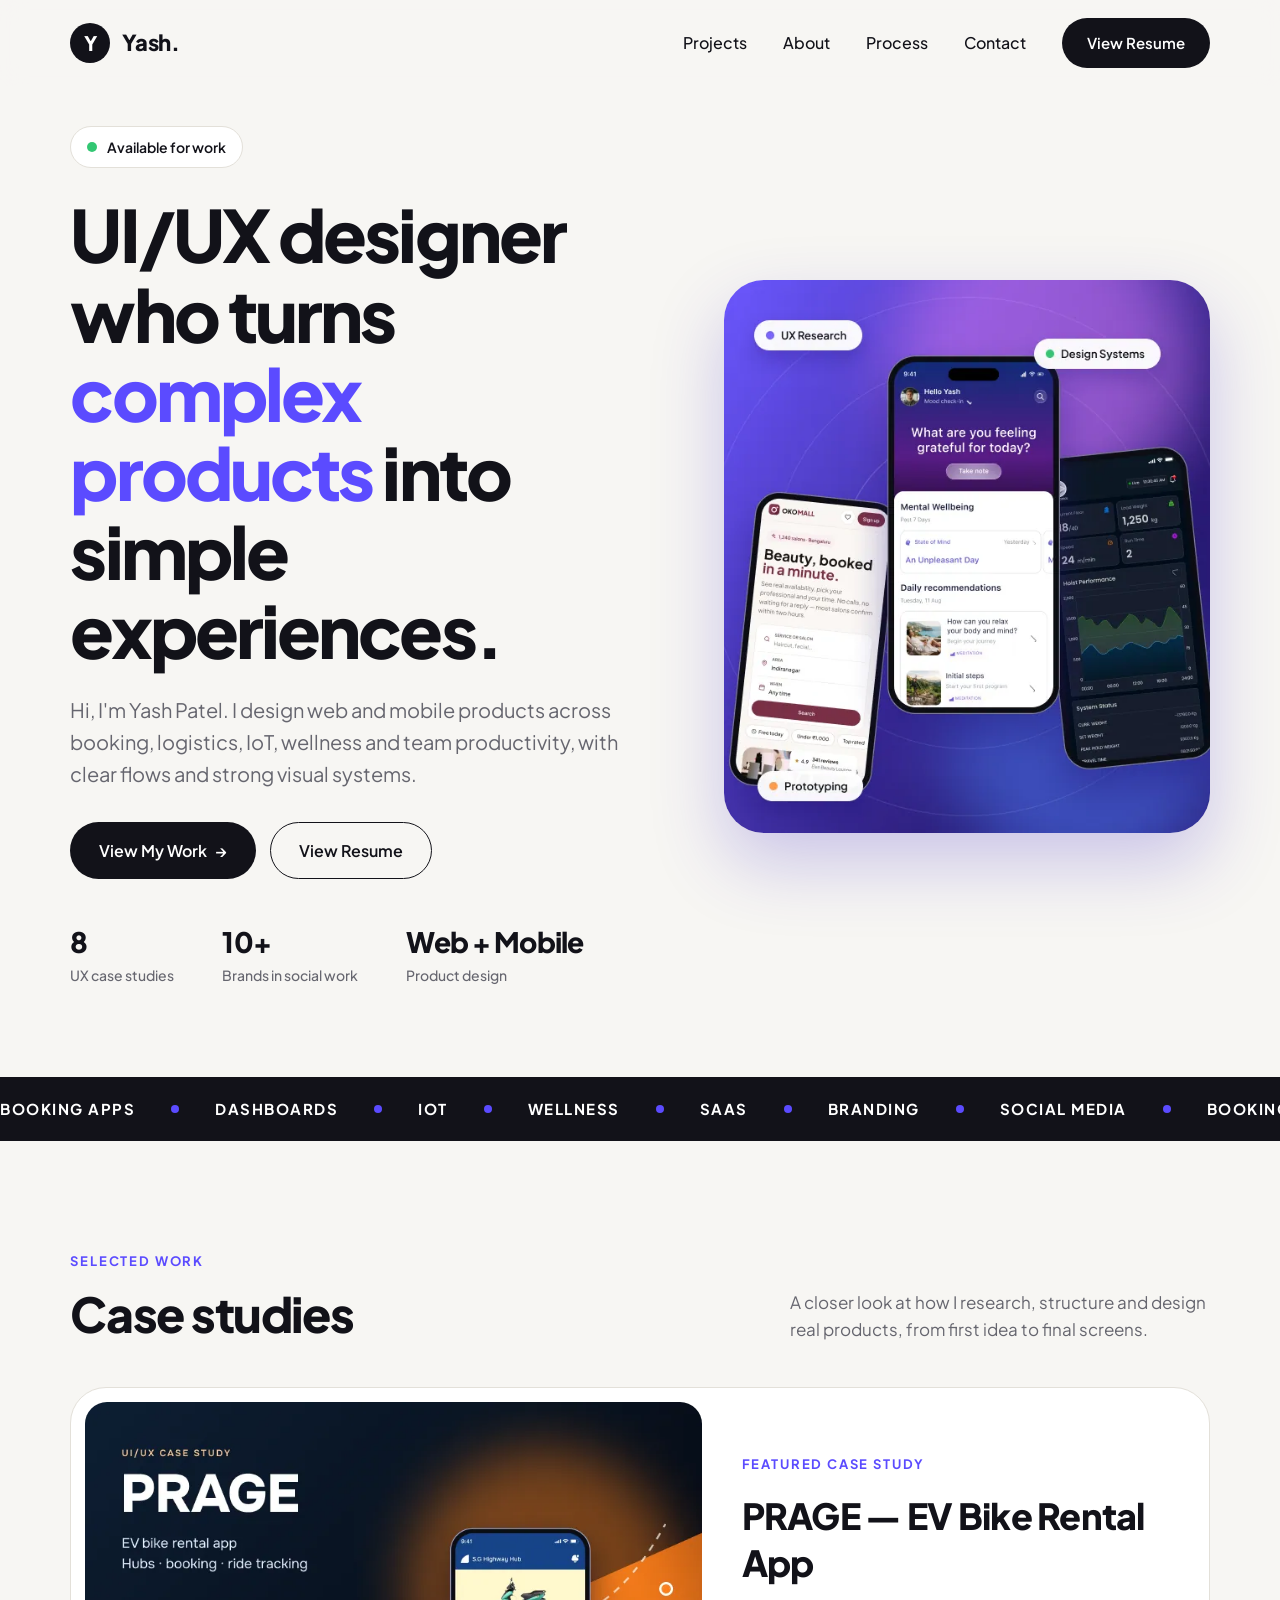
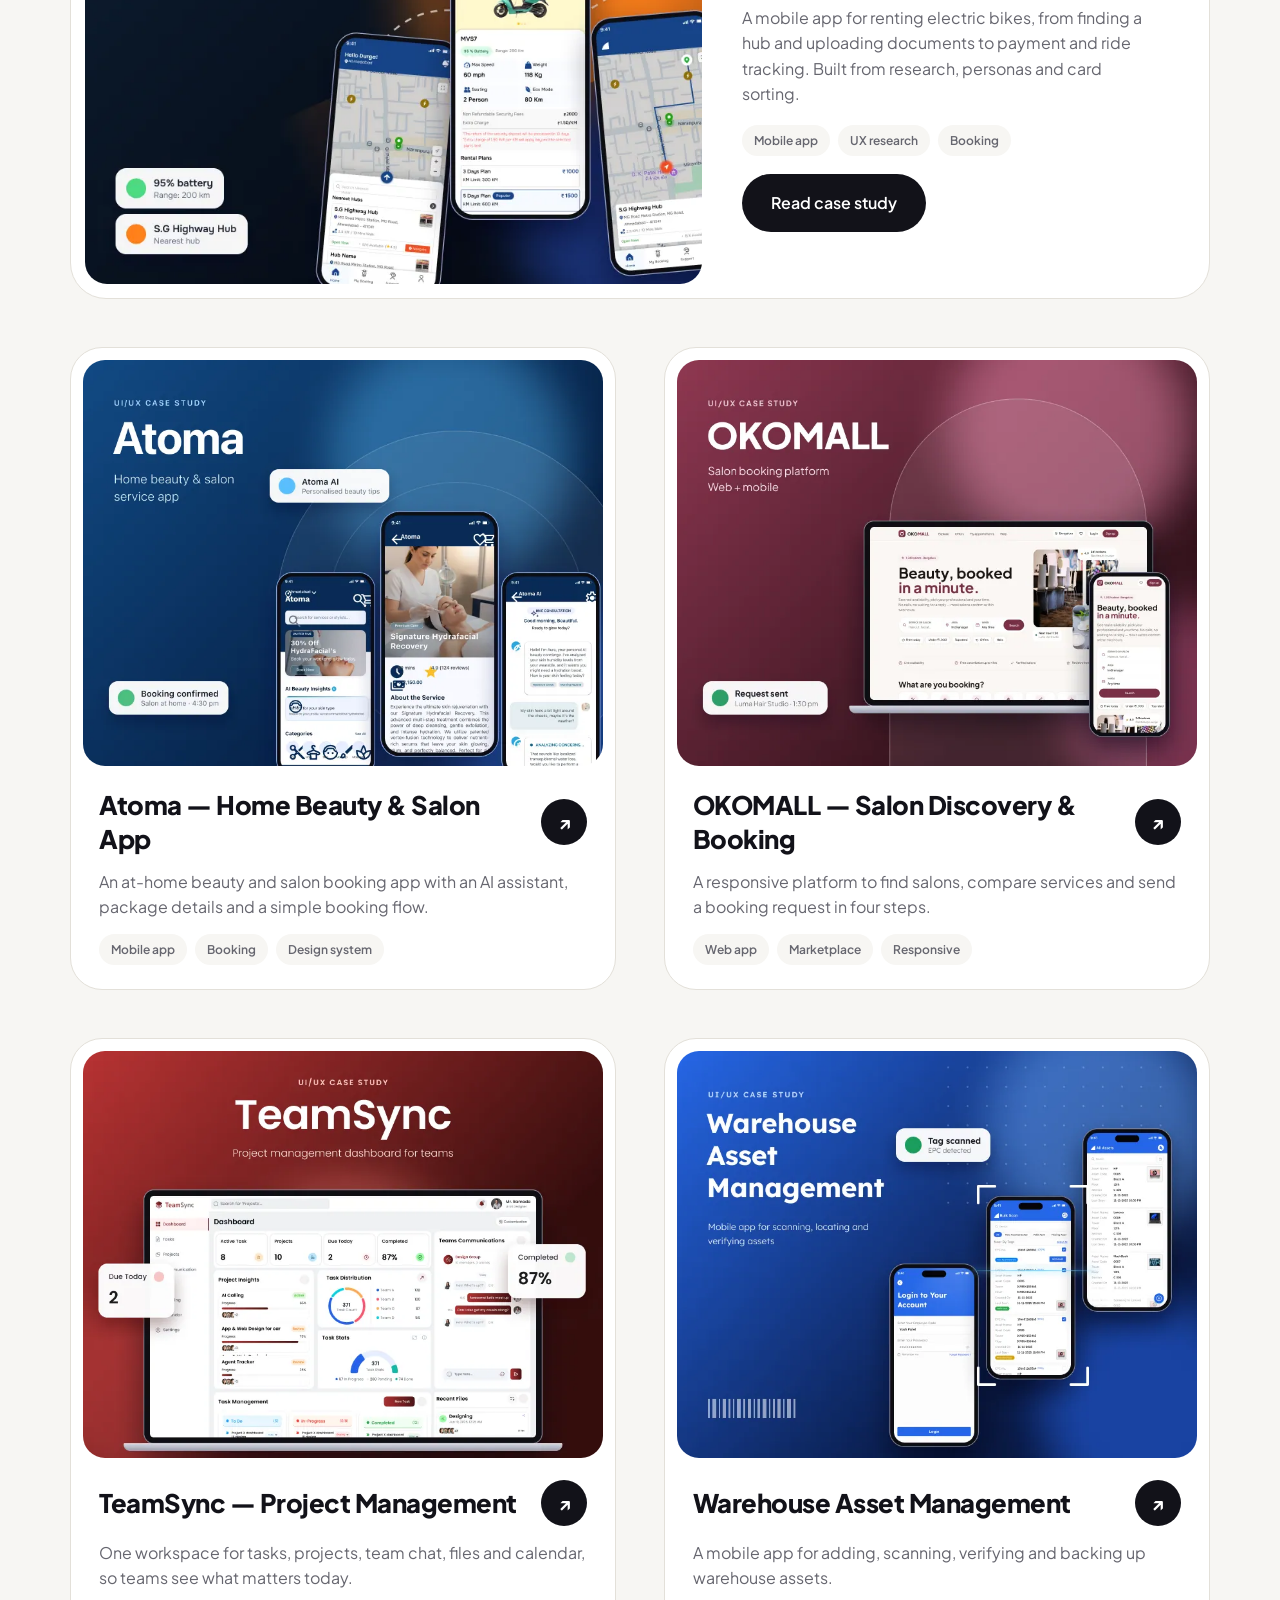
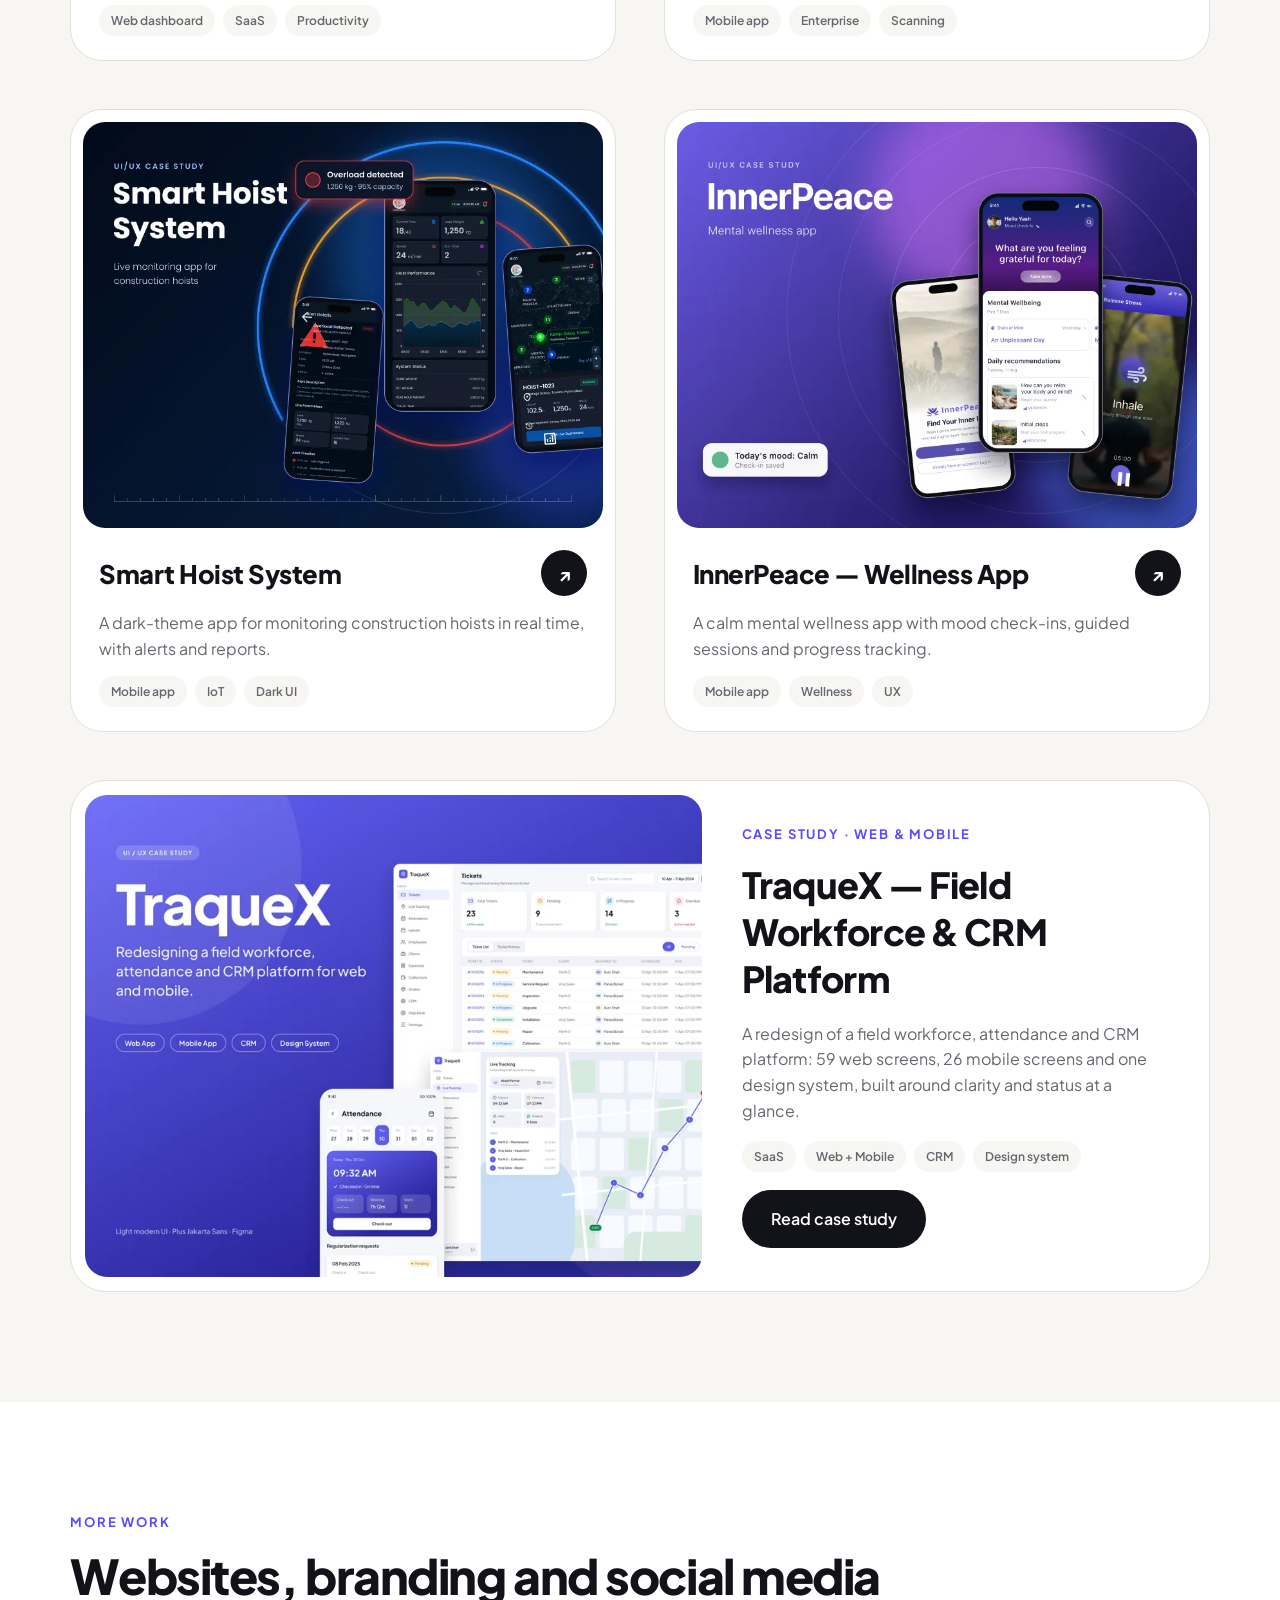
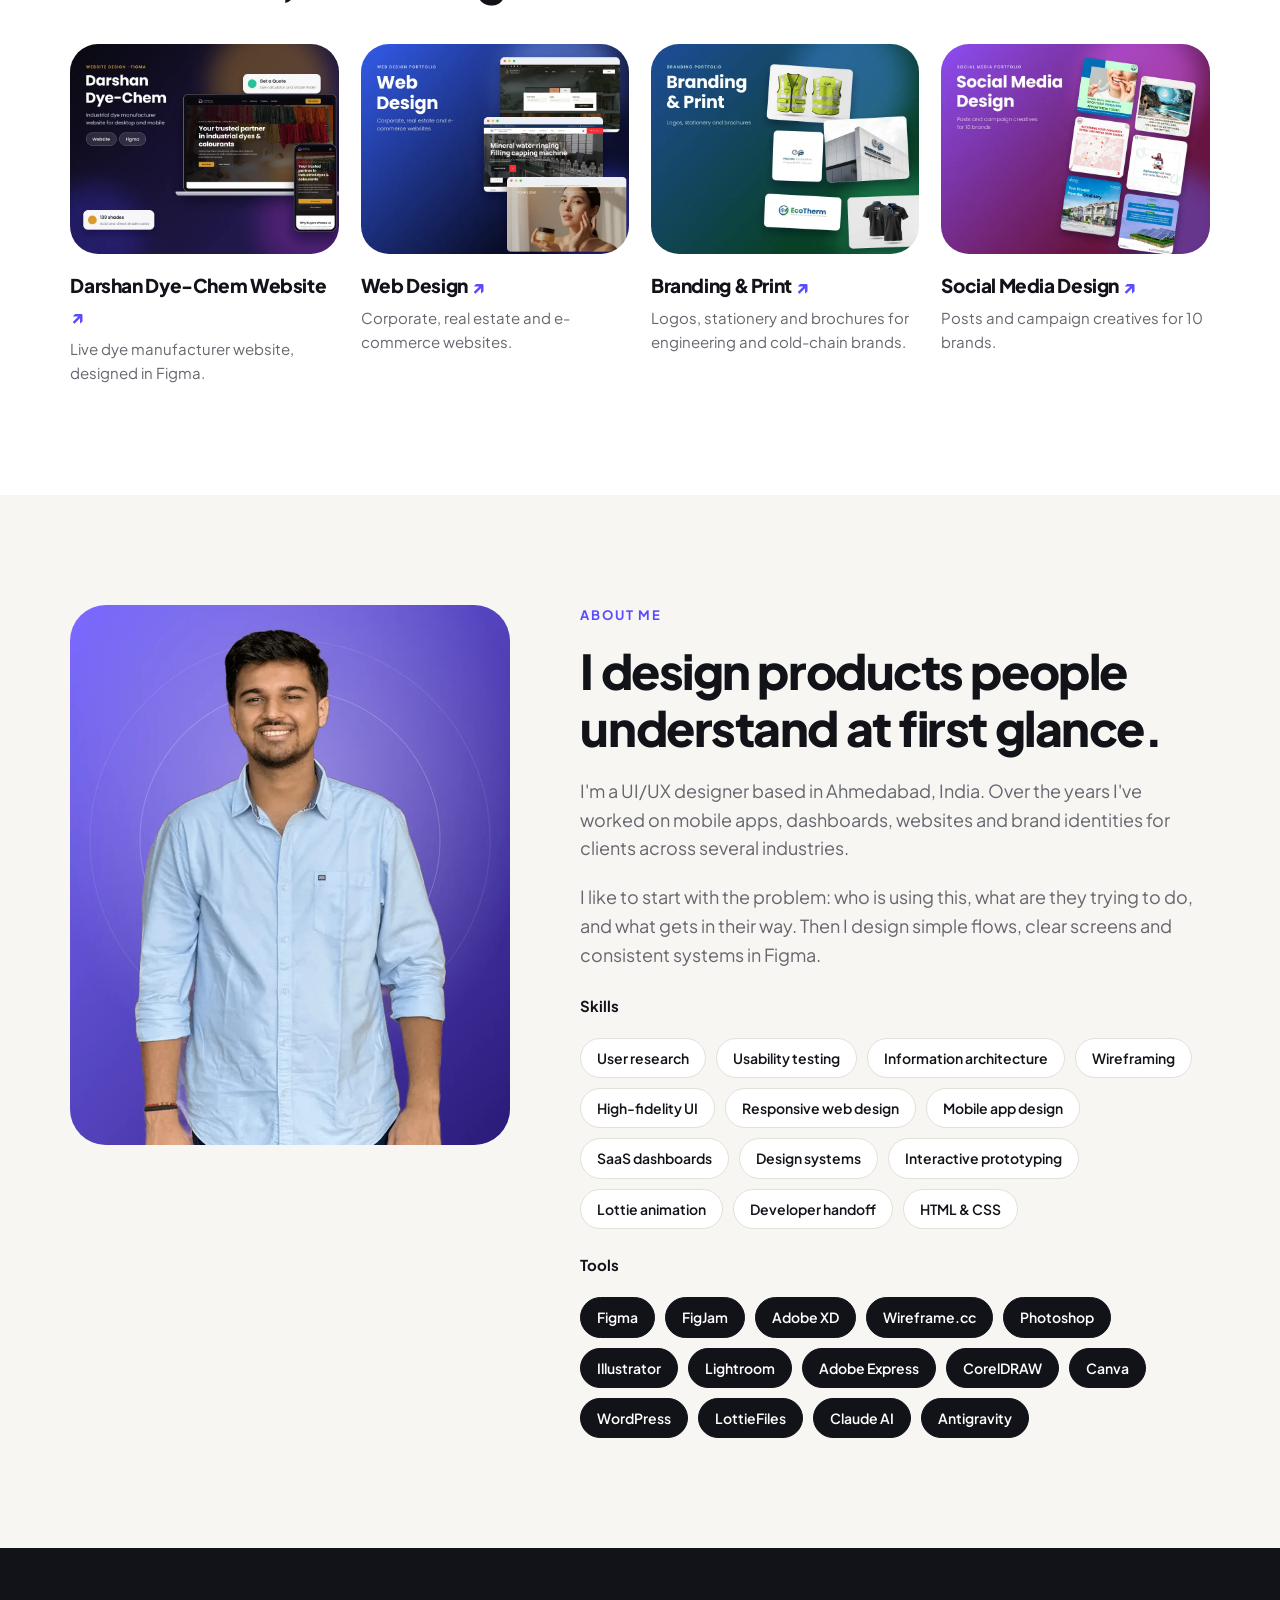
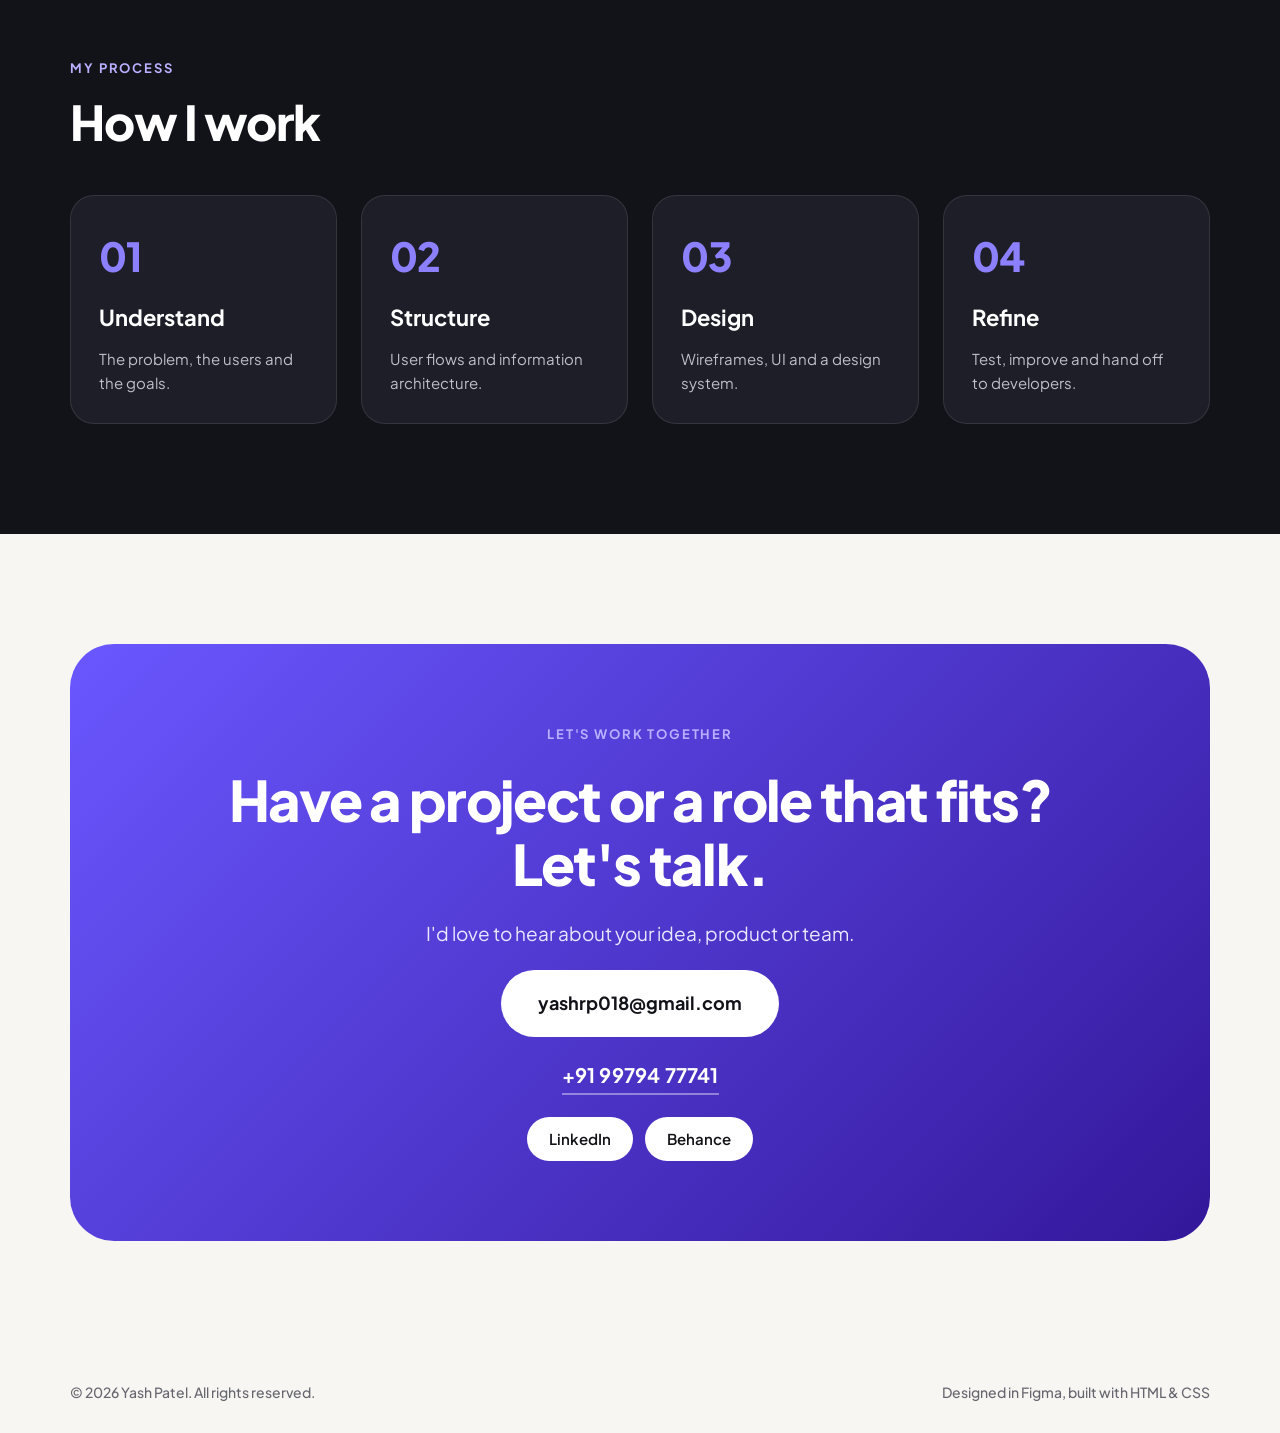
<file: index.html>
<!doctype html>
<html lang="en">
<head>
  <meta charset="utf-8">
  <meta name="viewport" content="width=device-width, initial-scale=1">
  <title>Yash Patel — UI/UX Designer Portfolio</title>
  <meta name="description" content="UI/UX designer who turns complex products into simple experiences. Case studies in booking apps, dashboards, IoT, wellness, branding and social media.">
  <meta name="theme-color" content="#f7f6f3">

  <!-- TODO: replace https://your-site-url with your live URL after deploying -->
  <meta property="og:type" content="website">
  <meta property="og:title" content="Yash Patel — UI/UX Designer Portfolio">
  <meta property="og:description" content="UI/UX designer who turns complex products into simple experiences.">
  <meta property="og:image" content="assets/img/og-image.jpg">

  <link rel="icon" href="favicon.svg" type="image/svg+xml">
  <link rel="preload" as="image" href="assets/img/hero-visual.webp" type="image/webp" fetchpriority="high">
  <link rel="preconnect" href="https://fonts.googleapis.com">
  <link rel="preconnect" href="https://fonts.gstatic.com" crossorigin>
  <link href="https://fonts.googleapis.com/css2?family=Plus+Jakarta+Sans:wght@400;500;600;700;800&display=swap" rel="stylesheet">
  <link rel="stylesheet" href="styles.css">
  <script>document.documentElement.classList.add('js');</script>
</head>
<body>
  <a class="skip-link" href="#projects">Skip to projects</a>

  <header class="site-header" id="top">
    <div class="container nav">
      <a class="logo" href="#top" aria-label="Yash Patel — home">
        <span class="logo-mark">Y</span>
        <span class="logo-text">Yash.</span>
      </a>

      <nav class="nav-links" id="nav-links" aria-label="Main">
        <a href="#projects">Projects</a>
        <a href="#about">About</a>
        <a href="#process">Process</a>
        <a href="#contact">Contact</a>
        <a class="btn btn-dark nav-cta" href="resume.html">View Resume</a>
      </nav>

      <button class="menu-btn" id="menu-btn" aria-label="Open menu" aria-expanded="false" aria-controls="nav-links">
        <span></span><span></span>
      </button>
    </div>
  </header>

  <main>
    <!-- HERO -->
    <section class="hero container">
      <div class="hero-copy">
        <p class="availability"><span class="dot"></span> Available for work</p>
        <h1>UI/UX designer who turns <span class="accent">complex products</span> into simple experiences.</h1>
        <p class="lead">Hi, I'm Yash Patel. I design web and mobile products across booking, logistics, IoT, wellness and team productivity, with clear flows and strong visual systems.</p>
        <div class="hero-actions">
          <a class="btn btn-dark" href="#projects">View My Work <span aria-hidden="true">→</span></a>
          <a class="btn btn-outline" href="resume.html">View Resume</a>
        </div>
        <dl class="stats">
          <div><dt>8</dt><dd>UX case studies</dd></div>
          <div><dt>10+</dt><dd>Brands in social work</dd></div>
          <div><dt>Web + Mobile</dt><dd>Product design</dd></div>
        </dl>
      </div>

      <div class="hero-visual">
        <img src="assets/img/hero-visual.webp" fetchpriority="high" width="580" height="660" alt="Mobile app screens from my case studies: a salon booking app, a wellness app and an IoT monitoring dashboard" decoding="async">
      </div>
    </section>

    <!-- MARQUEE -->
    <section class="marquee" aria-hidden="true">
      <div class="marquee-track">
        <span>Booking apps</span><i></i><span>Dashboards</span><i></i><span>IoT</span><i></i><span>Wellness</span><i></i><span>SaaS</span><i></i><span>Branding</span><i></i><span>Social media</span><i></i>
        <span>Booking apps</span><i></i><span>Dashboards</span><i></i><span>IoT</span><i></i><span>Wellness</span><i></i><span>SaaS</span><i></i><span>Branding</span><i></i><span>Social media</span><i></i>
      </div>
    </section>

    <!-- PROJECTS -->
    <section class="section container" id="projects">
      <div class="section-head reveal">
        <div>
          <p class="eyebrow">Selected work</p>
          <h2>Case studies</h2>
        </div>
        <p class="section-sub">A closer look at how I research, structure and design real products, from first idea to final screens.</p>
      </div>

      <!-- Behance links go on each project page (projects/*.html), search for TODO there -->
      <article class="card featured reveal">
        <a class="card-media" href="projects/prage.html" aria-label="PRAGE case study">
          <img src="assets/img/prage.webp" width="808" height="632" loading="lazy" alt="PRAGE EV bike rental app: hub list, vehicle detail and navigation screens" decoding="async">
        </a>
        <div class="card-body">
          <p class="eyebrow">Featured case study</p>
          <h3>PRAGE — EV Bike Rental App</h3>
          <p>A mobile app for renting electric bikes, from finding a hub and uploading documents to payment and ride tracking. Built from research, personas and card sorting.</p>
          <ul class="tags"><li>Mobile app</li><li>UX research</li><li>Booking</li></ul>
          <a class="btn btn-dark" href="projects/prage.html">Read case study</a>
        </div>
      </article>

      <div class="grid">
        <article class="card reveal">
          <a class="card-media" href="projects/atoma.html" aria-label="Atoma case study"><img src="assets/img/atoma.webp" width="808" height="632" loading="lazy" alt="Atoma home beauty and salon app: home, service detail and AI assistant screens" decoding="async"></a>
          <div class="card-body">
            <div class="card-title"><h3>Atoma — Home Beauty &amp; Salon App</h3><a class="arrow" href="projects/atoma.html" aria-label="Open Atoma case study">↗</a></div>
            <p>An at-home beauty and salon booking app with an AI assistant, package details and a simple booking flow.</p>
            <ul class="tags"><li>Mobile app</li><li>Booking</li><li>Design system</li></ul>
          </div>
        </article>

        <article class="card reveal">
          <a class="card-media" href="projects/okomall.html" aria-label="OKOMALL case study"><img src="assets/img/okomall.webp" width="808" height="632" loading="lazy" alt="OKOMALL salon booking platform shown on a laptop and a phone" decoding="async"></a>
          <div class="card-body">
            <div class="card-title"><h3>OKOMALL — Salon Discovery &amp; Booking</h3><a class="arrow" href="projects/okomall.html" aria-label="Open OKOMALL case study">↗</a></div>
            <p>A responsive platform to find salons, compare services and send a booking request in four steps.</p>
            <ul class="tags"><li>Web app</li><li>Marketplace</li><li>Responsive</li></ul>
          </div>
        </article>

        <article class="card reveal">
          <a class="card-media" href="projects/teamsync.html" aria-label="TeamSync case study"><img src="assets/img/teamsync.webp" width="808" height="632" loading="lazy" alt="TeamSync project management dashboard on a laptop" decoding="async"></a>
          <div class="card-body">
            <div class="card-title"><h3>TeamSync — Project Management</h3><a class="arrow" href="projects/teamsync.html" aria-label="Open TeamSync case study">↗</a></div>
            <p>One workspace for tasks, projects, team chat, files and calendar, so teams see what matters today.</p>
            <ul class="tags"><li>Web dashboard</li><li>SaaS</li><li>Productivity</li></ul>
          </div>
        </article>

        <article class="card reveal">
          <a class="card-media" href="projects/warehouse-asset-management.html" aria-label="Warehouse Asset Management case study"><img src="assets/img/basf-warehouse.webp" width="808" height="632" loading="lazy" alt="Warehouse asset management mobile app: login, bulk scan and asset list screens" decoding="async"></a>
          <div class="card-body">
            <div class="card-title"><h3>Warehouse Asset Management</h3><a class="arrow" href="projects/warehouse-asset-management.html" aria-label="Open Warehouse Asset Management case study">↗</a></div>
            <p>A mobile app for adding, scanning, verifying and backing up warehouse assets.</p>
            <ul class="tags"><li>Mobile app</li><li>Enterprise</li><li>Scanning</li></ul>
          </div>
        </article>

        <article class="card reveal">
          <a class="card-media" href="projects/smart-hoist-system.html" aria-label="Smart Hoist System case study"><img src="assets/img/smart-hoist.webp" width="808" height="632" loading="lazy" alt="Smart Hoist System dark mobile app: alert details, dashboard and live map screens" decoding="async"></a>
          <div class="card-body">
            <div class="card-title"><h3>Smart Hoist System</h3><a class="arrow" href="projects/smart-hoist-system.html" aria-label="Open Smart Hoist System case study">↗</a></div>
            <p>A dark-theme app for monitoring construction hoists in real time, with alerts and reports.</p>
            <ul class="tags"><li>Mobile app</li><li>IoT</li><li>Dark UI</li></ul>
          </div>
        </article>

        <article class="card reveal">
          <a class="card-media" href="projects/innerpeace.html" aria-label="InnerPeace case study"><img src="assets/img/innerpeace.webp" width="808" height="632" loading="lazy" alt="InnerPeace mental wellness app: splash, home and guided session screens" decoding="async"></a>
          <div class="card-body">
            <div class="card-title"><h3>InnerPeace — Wellness App</h3><a class="arrow" href="projects/innerpeace.html" aria-label="Open InnerPeace case study">↗</a></div>
            <p>A calm mental wellness app with mood check-ins, guided sessions and progress tracking.</p>
            <ul class="tags"><li>Mobile app</li><li>Wellness</li><li>UX</li></ul>
          </div>
        </article>
      </div>

      <article class="card featured reveal">
        <a class="card-media" href="projects/traquex.html" aria-label="TraqueX case study">
          <img src="assets/img/traquex.webp" width="808" height="632" loading="lazy" decoding="async" alt="TraqueX redesign shown on a laptop and a phone">
        </a>
        <div class="card-body">
          <p class="eyebrow">Case study · Web &amp; mobile</p>
          <h3>TraqueX — Field Workforce &amp; CRM Platform</h3>
          <p>A redesign of a field workforce, attendance and CRM platform: 59 web screens, 26 mobile screens and one design system, built around clarity and status at a glance.</p>
          <ul class="tags"><li>SaaS</li><li>Web + Mobile</li><li>CRM</li><li>Design system</li></ul>
          <a class="btn btn-dark" href="projects/traquex.html">Read case study</a>
        </div>
      </article>
    </section>

    <!-- MORE WORK -->
    <section class="section more" id="more-work">
      <div class="container">
        <p class="eyebrow reveal">More work</p>
        <h2 class="reveal">Websites, branding and social media</h2>
        <div class="grid-3">
          
          <a class="mini reveal" href="projects/darshan-dye-chem.html">
            <img src="assets/img/darshan-dye-chem.webp" width="808" height="632" loading="lazy" alt="Darshan Dye-Chem website shown on a laptop and a phone" decoding="async">
            <h3>Darshan Dye-Chem Website <span aria-hidden="true">↗</span></h3>
            <p>Live dye manufacturer website, designed in Figma.</p>
          </a>
          <a class="mini reveal" href="projects/web-design.html">
            <img src="assets/img/web-design.webp" width="808" height="632" loading="lazy" alt="Three website designs shown in browser windows" decoding="async">
            <h3>Web Design <span aria-hidden="true">↗</span></h3>
            <p>Corporate, real estate and e-commerce websites.</p>
          </a>
          <a class="mini reveal" href="projects/branding-and-print.html">
            <img src="assets/img/branding.webp" width="808" height="632" loading="lazy" alt="Branding mockups: safety vest, signage, polo shirt and logos" decoding="async">
            <h3>Branding &amp; Print <span aria-hidden="true">↗</span></h3>
            <p>Logos, stationery and brochures for engineering and cold-chain brands.</p>
          </a>
          <a class="mini reveal" href="projects/social-media-design.html">
            <img src="assets/img/social-media.webp" width="808" height="632" loading="lazy" alt="A tilted grid of social media posts for different brands" decoding="async">
            <h3>Social Media Design <span aria-hidden="true">↗</span></h3>
            <p>Posts and campaign creatives for 10 brands.</p>
          </a>
        </div>
      </div>
    </section>

    <!-- ABOUT -->
    <section class="section container about" id="about">
      <div class="about-photo reveal">
        <img src="assets/img/photo.webp" width="880" height="1080" loading="lazy" decoding="async" alt="Portrait of Yash Patel" onerror="this.remove()">
        <span class="photo-ph">Add your photo<br><small>assets/img/photo.jpg</small></span>
      </div>
      <div class="about-copy reveal">
        <p class="eyebrow">About me</p>
        <h2>I design products people understand at first glance.</h2>
        <p>I'm a UI/UX designer based in Ahmedabad, India. Over the years I've worked on mobile apps, dashboards, websites and brand identities for clients across several industries.</p>
        <p>I like to start with the problem: who is using this, what are they trying to do, and what gets in their way. Then I design simple flows, clear screens and consistent systems in Figma.</p>
        <h3 class="mini-title">Skills</h3>
        <ul class="pills"><li>User research</li><li>Usability testing</li><li>Information architecture</li><li>Wireframing</li><li>High-fidelity UI</li><li>Responsive web design</li><li>Mobile app design</li><li>SaaS dashboards</li><li>Design systems</li><li>Interactive prototyping</li><li>Lottie animation</li><li>Developer handoff</li><li>HTML &amp; CSS</li></ul>
        <h3 class="mini-title">Tools</h3>
        <ul class="pills dark"><li>Figma</li><li>FigJam</li><li>Adobe XD</li><li>Wireframe.cc</li><li>Photoshop</li><li>Illustrator</li><li>Lightroom</li><li>Adobe Express</li><li>CorelDRAW</li><li>Canva</li><li>WordPress</li><li>LottieFiles</li><li>Claude AI</li><li>Antigravity</li></ul>
      </div>
    </section>

    <!-- PROCESS -->
    <section class="section process" id="process">
      <div class="container">
        <p class="eyebrow light reveal">My process</p>
        <h2 class="reveal">How I work</h2>
        <ol class="steps">
          <li class="reveal"><span>01</span><h3>Understand</h3><p>The problem, the users and the goals.</p></li>
          <li class="reveal"><span>02</span><h3>Structure</h3><p>User flows and information architecture.</p></li>
          <li class="reveal"><span>03</span><h3>Design</h3><p>Wireframes, UI and a design system.</p></li>
          <li class="reveal"><span>04</span><h3>Refine</h3><p>Test, improve and hand off to developers.</p></li>
        </ol>
      </div>
    </section>

    <!-- CONTACT -->
    <section class="section container" id="contact">
      <div class="contact-card reveal">
        <p class="eyebrow light">Let's work together</p>
        <h2>Have a project or a role that fits? Let's talk.</h2>
        <p>I'd love to hear about your idea, product or team.</p>
        <a class="btn btn-light big" href="mailto:yashrp018@gmail.com">yashrp018@gmail.com</a>
        <a class="contact-phone" href="tel:+919979477741">+91 99794 77741</a>
        <ul class="socials">
          <li><a href="https://www.linkedin.com/in/yash-patel99794/" target="_blank" rel="noopener">LinkedIn</a></li>
          <li><a href="https://www.behance.net/yashp11" target="_blank" rel="noopener">Behance</a></li>
        </ul>
      </div>
    </section>
  </main>

  <footer class="site-footer container">
    <p>© <span id="year">2026</span> Yash Patel. All rights reserved.</p>
    <p>Designed in Figma, built with HTML &amp; CSS</p>
  </footer>

  <script src="script.js"></script>
</body>
</html>
</file>
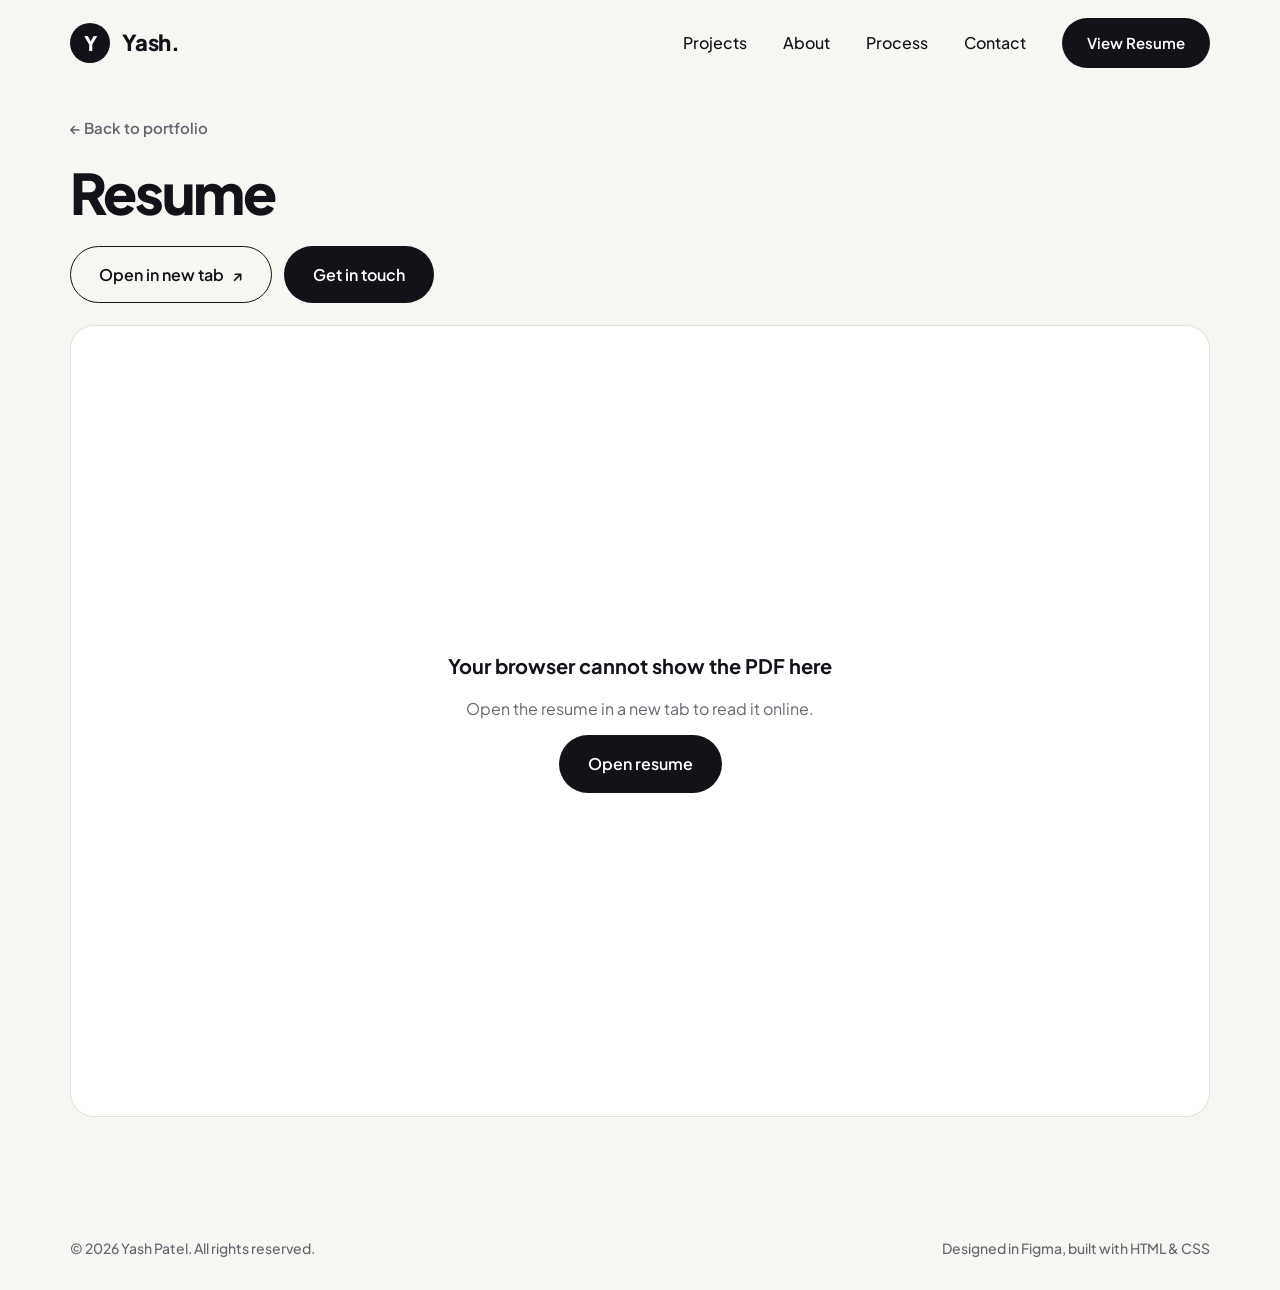
<file: resume.html>
<!doctype html>
<html lang="en">
<head>
  <meta charset="utf-8">
  <meta name="viewport" content="width=device-width, initial-scale=1">
  <title>Resume — Yash Patel</title>
  <meta name="description" content="Resume of Yash Patel, UI/UX designer.">
  <link rel="icon" href="favicon.svg" type="image/svg+xml">
  <link rel="preconnect" href="https://fonts.googleapis.com">
  <link rel="preconnect" href="https://fonts.gstatic.com" crossorigin>
  <link href="https://fonts.googleapis.com/css2?family=Plus+Jakarta+Sans:wght@400;500;600;700;800&display=swap" rel="stylesheet">
  <link rel="stylesheet" href="styles.css">
  <script>document.documentElement.classList.add('js');</script>
</head>
<body>
  <a class="skip-link" href="#content">Skip to content</a>

  <header class="site-header" id="top">
    <div class="container nav">
      <a class="logo" href="index.html" aria-label="Yash Patel — home">
        <span class="logo-mark">Y</span>
        <span class="logo-text">Yash.</span>
      </a>
      <nav class="nav-links" id="nav-links" aria-label="Main">
        <a href="index.html#projects">Projects</a>
        <a href="index.html#about">About</a>
        <a href="index.html#process">Process</a>
        <a href="index.html#contact">Contact</a>
        <a class="btn btn-dark nav-cta" href="resume.html" aria-current="page">View Resume</a>
      </nav>
      <button class="menu-btn" id="menu-btn" aria-label="Open menu" aria-expanded="false" aria-controls="nav-links"><span></span><span></span></button>
    </div>
  </header>

  <main id="content" class="container resume-wrap">
    <a class="back-link" href="index.html"><span aria-hidden="true">←</span> Back to portfolio</a>
    <h1>Resume</h1>

    <div class="resume-actions">
      <!-- Opens the PDF in a new browser tab to read it online (no download). -->
      <a class="btn btn-outline" href="assets/resume.pdf" target="_blank" rel="noopener">Open in new tab <span aria-hidden="true">↗</span></a>
      <a class="btn btn-dark" href="mailto:yashrp018@gmail.com">Get in touch</a>
    </div>
    <div class="resume-viewer">
      <object data="assets/resume.pdf#toolbar=0&navpanes=0&view=FitH" type="application/pdf" aria-label="Resume PDF">
        <div class="resume-fallback">
          <strong>Your browser cannot show the PDF here</strong>
          <p>Open the resume in a new tab to read it online.</p>
          <p><a class="btn btn-dark" href="assets/resume.pdf" target="_blank" rel="noopener">Open resume</a></p>
        </div>
      </object>
    </div>
  </main>

  <footer class="site-footer container">
    <p>© <span id="year">2026</span> Yash Patel. All rights reserved.</p>
    <p>Designed in Figma, built with HTML &amp; CSS</p>
  </footer>

  <script src="script.js"></script>
</body>
</html>
</file>
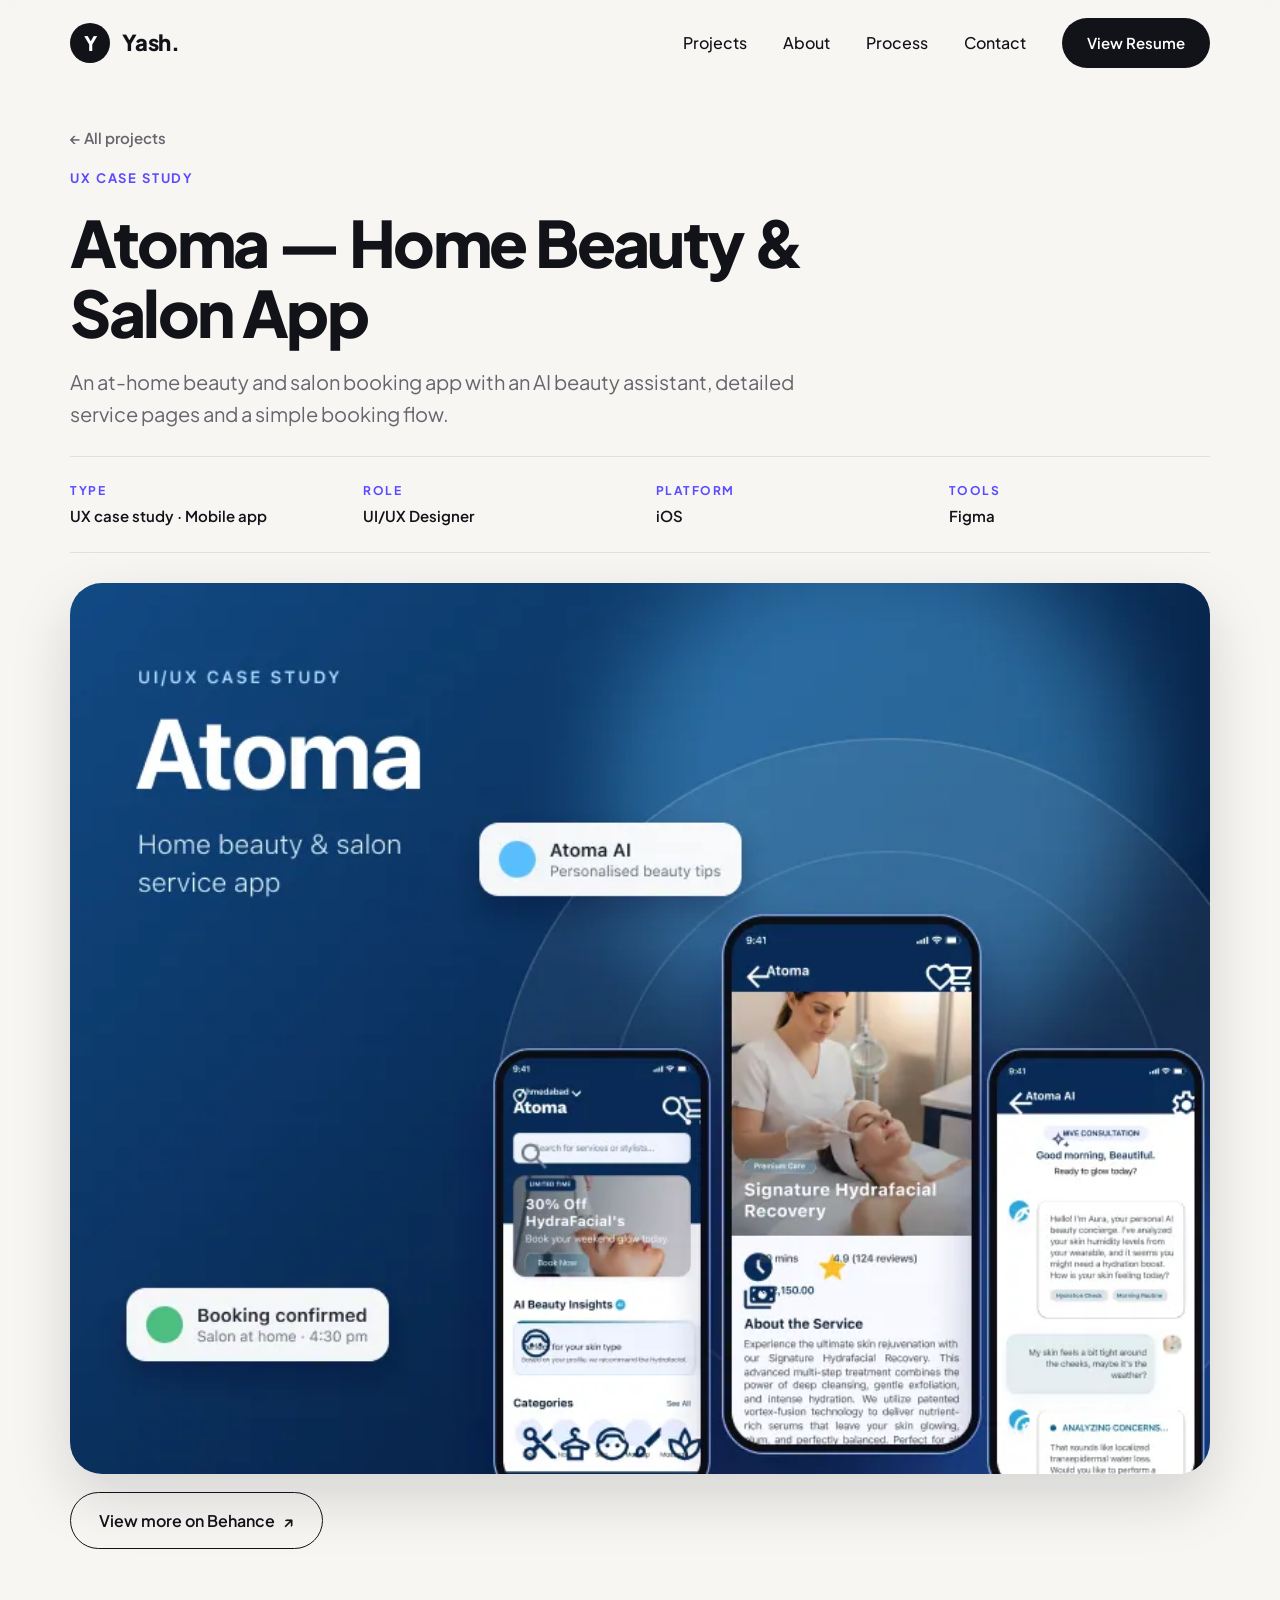
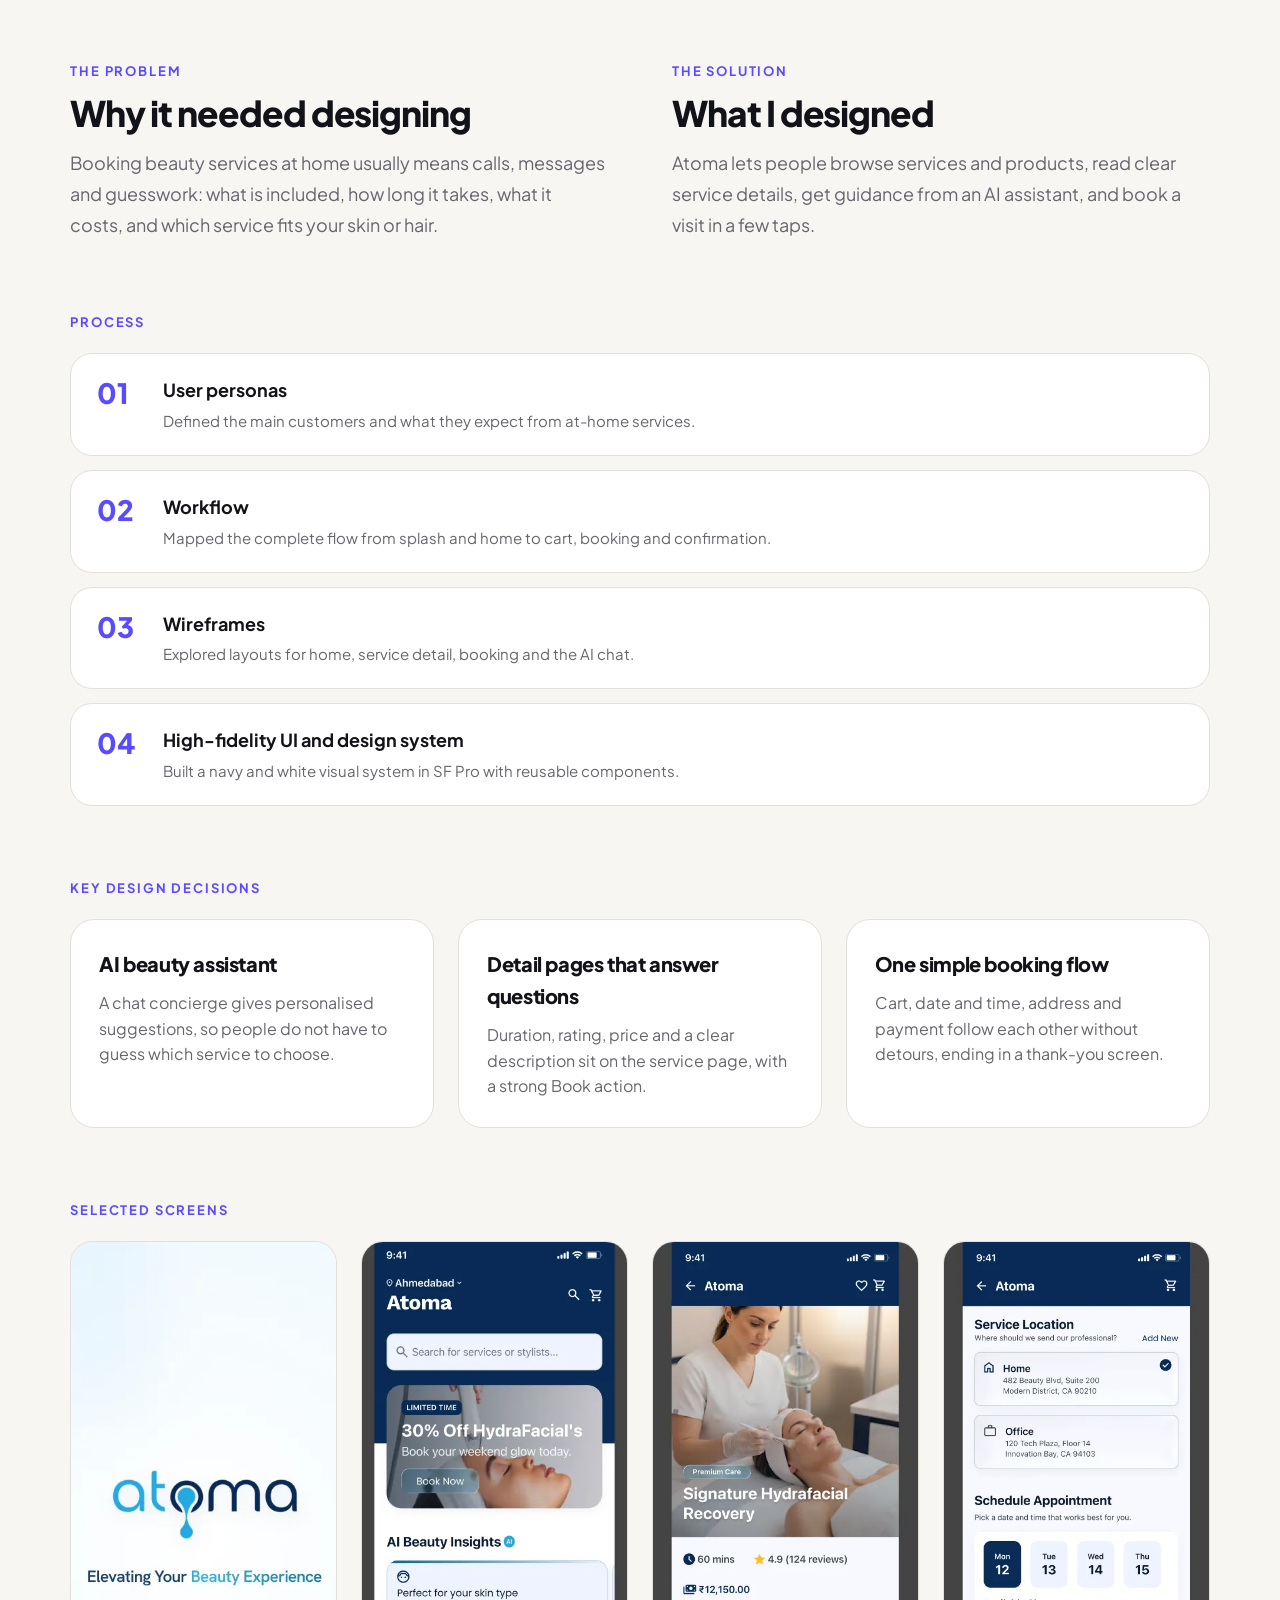
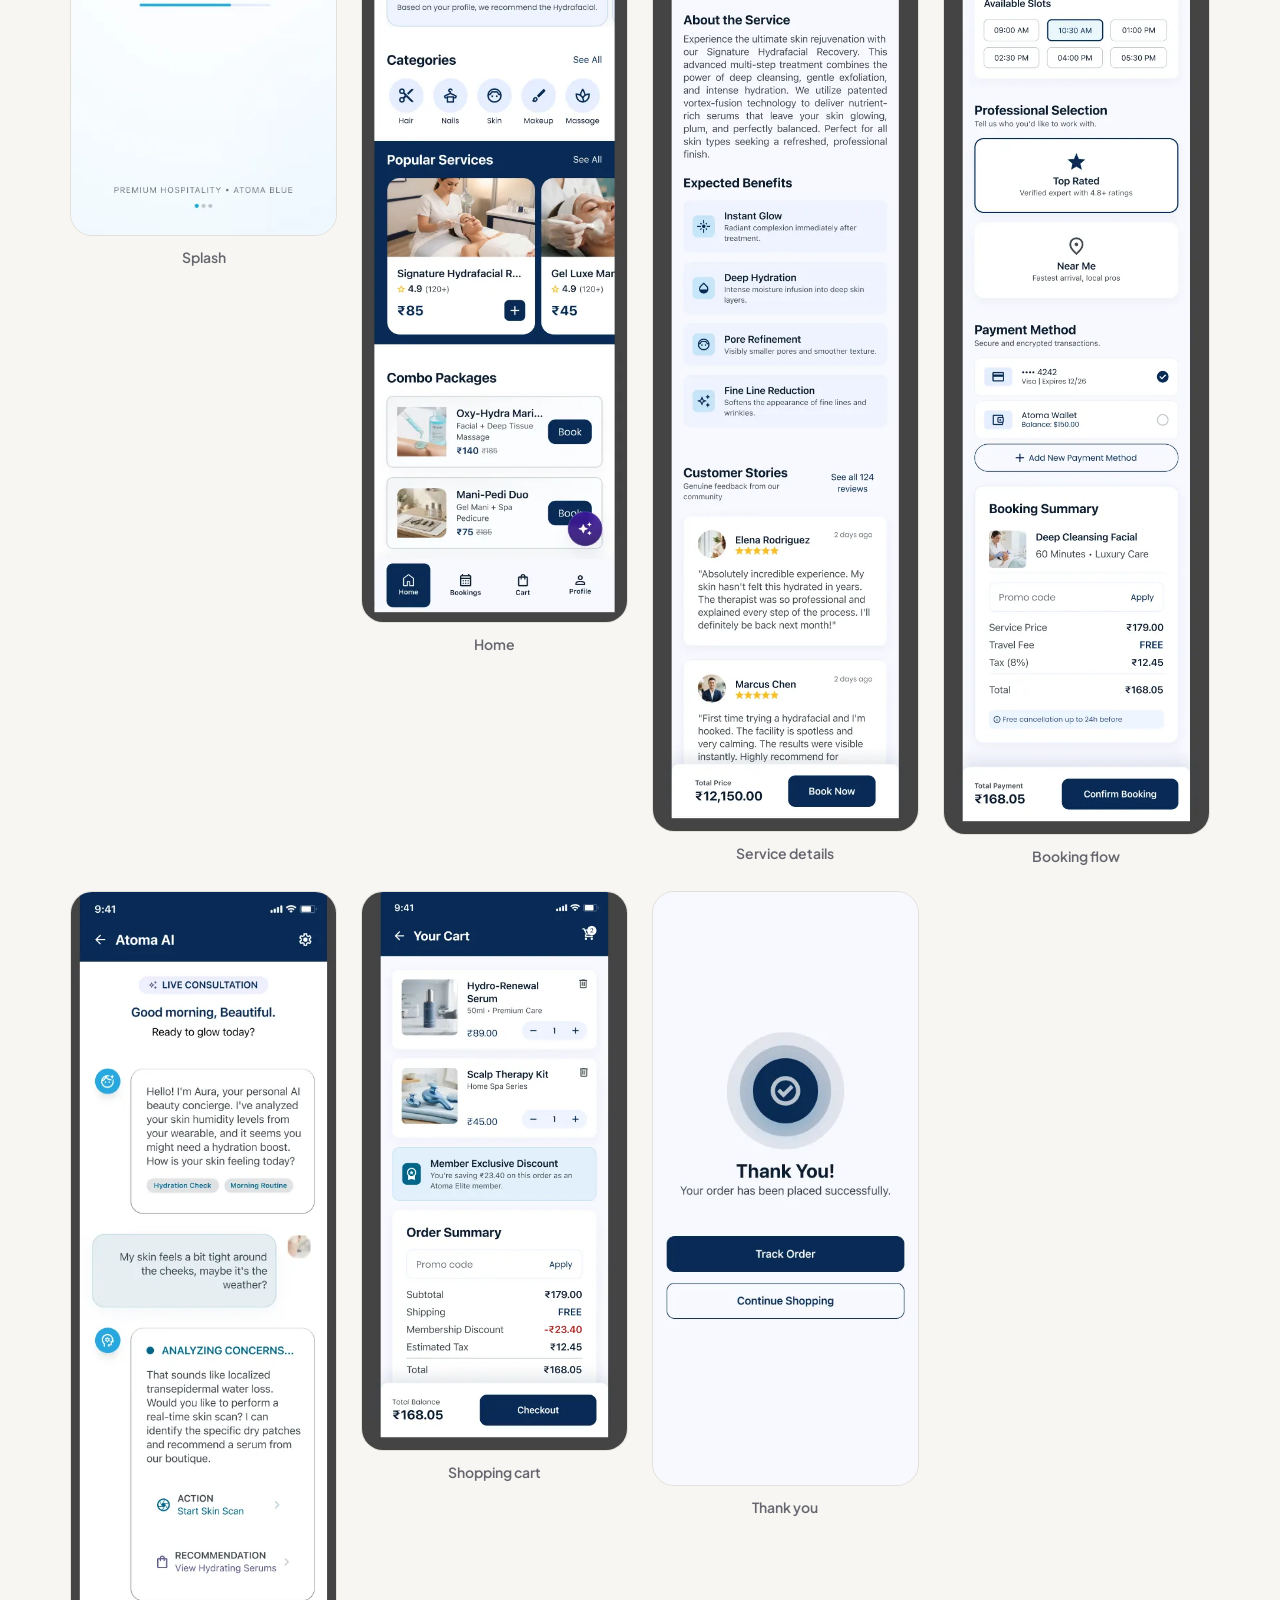
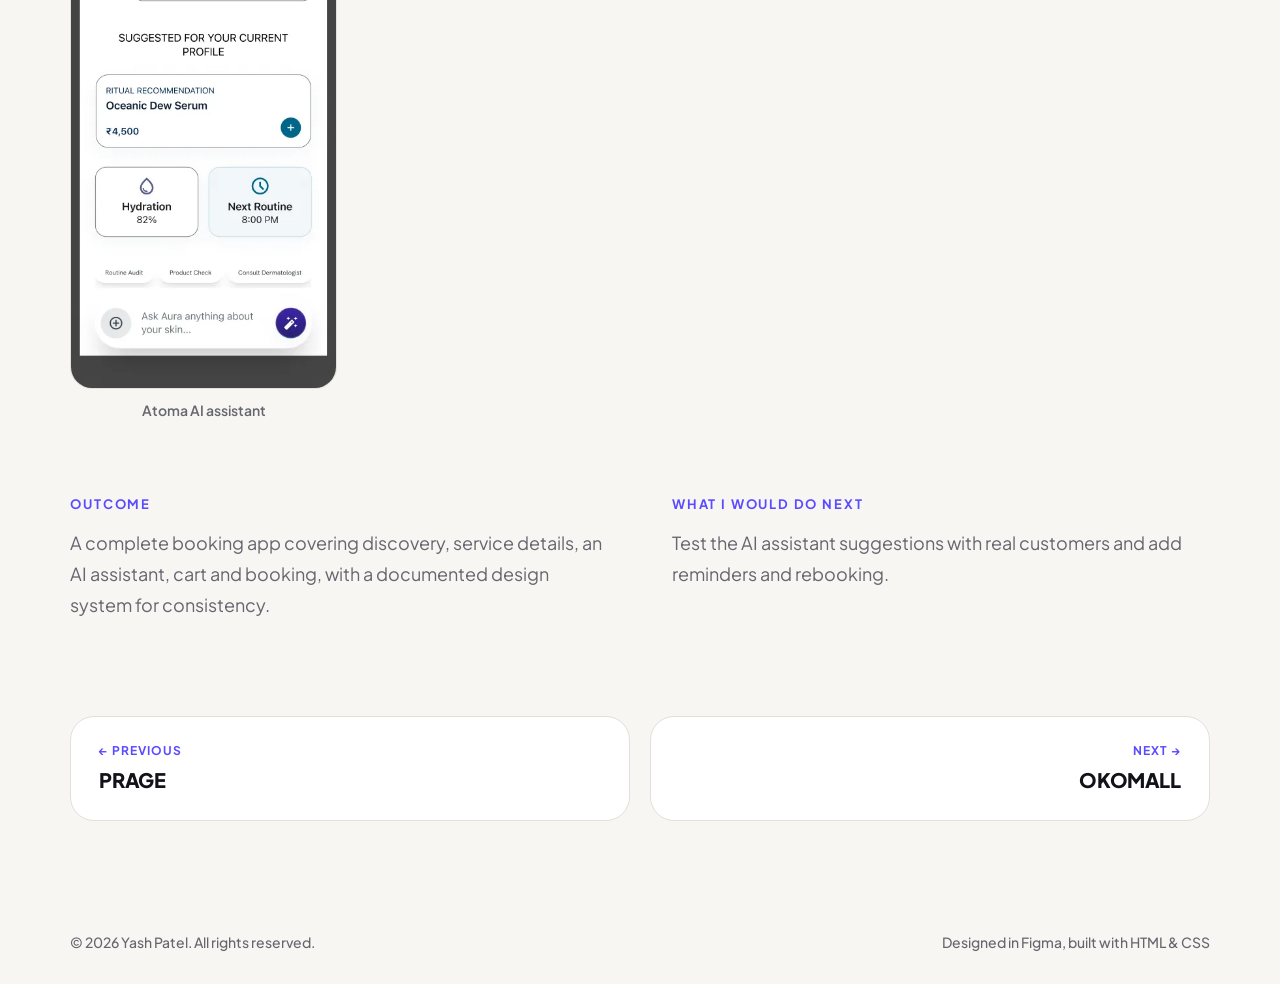
<file: projects/atoma.html>
<!doctype html>
<html lang="en">
<head>
  <meta charset="utf-8">
  <meta name="viewport" content="width=device-width, initial-scale=1">
  <title>Atoma — Home Beauty &amp; Salon App — Yash Patel</title>
  <meta name="description" content="An at-home beauty and salon booking app with an AI beauty assistant, detailed service pages and a simple booking flow.">
  <meta property="og:title" content="Atoma — Home Beauty &amp; Salon App — Yash Patel">
  <meta property="og:description" content="An at-home beauty and salon booking app with an AI beauty assistant, detailed service pages and a simple booking flow.">
  <meta property="og:image" content="../assets/img/og-image.jpg">
  <link rel="icon" href="../favicon.svg" type="image/svg+xml">
  <link rel="preconnect" href="https://fonts.googleapis.com">
  <link rel="preconnect" href="https://fonts.gstatic.com" crossorigin>
  <link href="https://fonts.googleapis.com/css2?family=Plus+Jakarta+Sans:wght@400;500;600;700;800&display=swap" rel="stylesheet">
  <link rel="stylesheet" href="../styles.css">
  <script>document.documentElement.classList.add('js');</script>
</head>
<body>
  <a class="skip-link" href="#content">Skip to content</a>

  <header class="site-header" id="top">
    <div class="container nav">
      <a class="logo" href="../index.html" aria-label="Yash Patel — home">
        <span class="logo-mark">Y</span>
        <span class="logo-text">Yash.</span>
      </a>
      <nav class="nav-links" id="nav-links" aria-label="Main">
        <a href="../index.html#projects">Projects</a>
        <a href="../index.html#about">About</a>
        <a href="../index.html#process">Process</a>
        <a href="../index.html#contact">Contact</a>
        <a class="btn btn-dark nav-cta" href="../resume.html">View Resume</a>
      </nav>
      <button class="menu-btn" id="menu-btn" aria-label="Open menu" aria-expanded="false" aria-controls="nav-links"><span></span><span></span></button>
    </div>
  </header>

  <main id="content">
    <section class="detail-hero container">
      <a class="back-link" href="../index.html#projects"><span aria-hidden="true">←</span> All projects</a>
      <p class="eyebrow">UX case study</p>
      <h1>Atoma — Home Beauty &amp; Salon App</h1>
      <p class="lead">An at-home beauty and salon booking app with an AI beauty assistant, detailed service pages and a simple booking flow.</p>
      <dl class="meta-grid"><div><dt>Type</dt><dd>UX case study · Mobile app</dd></div><div><dt>Role</dt><dd>UI/UX Designer</dd></div><div><dt>Platform</dt><dd>iOS</dd></div><div><dt>Tools</dt><dd>Figma</dd></div></dl>
      <figure class="cover"><img src="../assets/img/atoma.webp" width="808" height="632" alt="Atoma cover" decoding="async"></figure>
      <p><a class="btn btn-outline" href="https://www.behance.net/yashp11" target="_blank" rel="noopener">View more on Behance <span aria-hidden="true">↗</span></a></p>
    </section>

    <section class="section container detail-block">
      <div class="two-col">
        <div class="reveal"><p class="eyebrow">The problem</p><h2>Why it needed designing</h2><p class="prose">Booking beauty services at home usually means calls, messages and guesswork: what is included, how long it takes, what it costs, and which service fits your skin or hair.</p></div>
        <div class="reveal"><p class="eyebrow">The solution</p><h2>What I designed</h2><p class="prose">Atoma lets people browse services and products, read clear service details, get guidance from an AI assistant, and book a visit in a few taps.</p></div>
      </div>
    </section>
    <section class="section container detail-block tight"><p class="eyebrow reveal">Process</p>
      <ol class="process-list"><li class="reveal"><span>01</span><div><h3>User personas</h3><p>Defined the main customers and what they expect from at-home services.</p></div></li><li class="reveal"><span>02</span><div><h3>Workflow</h3><p>Mapped the complete flow from splash and home to cart, booking and confirmation.</p></div></li><li class="reveal"><span>03</span><div><h3>Wireframes</h3><p>Explored layouts for home, service detail, booking and the AI chat.</p></div></li><li class="reveal"><span>04</span><div><h3>High-fidelity UI and design system</h3><p>Built a navy and white visual system in SF Pro with reusable components.</p></div></li></ol></section>
    <section class="section container detail-block tight"><p class="eyebrow reveal">Key design decisions</p><div class="info-grid"><div class="info-card reveal"><h3>AI beauty assistant</h3><p>A chat concierge gives personalised suggestions, so people do not have to guess which service to choose.</p></div><div class="info-card reveal"><h3>Detail pages that answer questions</h3><p>Duration, rating, price and a clear description sit on the service page, with a strong Book action.</p></div><div class="info-card reveal"><h3>One simple booking flow</h3><p>Cart, date and time, address and payment follow each other without detours, ending in a thank-you screen.</p></div></div></section>
    <section class="section container detail-block tight"><p class="eyebrow reveal">Selected screens</p>
      <div class="gallery phones"><figure class="reveal"><button class="zoom" type="button" aria-label="Enlarge: Splash"><img src="../assets/img/projects/atoma/1-splash.webp" loading="lazy" alt="Atoma — Splash" width="390" height="874" decoding="async"></button><figcaption>Splash</figcaption></figure><figure class="reveal"><button class="zoom" type="button" aria-label="Enlarge: Home"><img src="../assets/img/projects/atoma/2-home.webp" loading="lazy" alt="Atoma — Home" width="424" height="1569" decoding="async"></button><figcaption>Home</figcaption></figure><figure class="reveal"><button class="zoom" type="button" aria-label="Enlarge: Service details"><img src="../assets/img/projects/atoma/3-service.webp" loading="lazy" alt="Atoma — Service details" width="450" height="2021" decoding="async"></button><figcaption>Service details</figcaption></figure><figure class="reveal"><button class="zoom" type="button" aria-label="Enlarge: Booking flow"><img src="../assets/img/projects/atoma/4-booking.webp" loading="lazy" alt="Atoma — Booking flow" width="449" height="2021" decoding="async"></button><figcaption>Booking flow</figcaption></figure><figure class="reveal"><button class="zoom" type="button" aria-label="Enlarge: Atoma AI assistant"><img src="../assets/img/projects/atoma/5-ai.webp" loading="lazy" alt="Atoma — Atoma AI assistant" width="406" height="1681" decoding="async"></button><figcaption>Atoma AI assistant</figcaption></figure><figure class="reveal"><button class="zoom" type="button" aria-label="Enlarge: Shopping cart"><img src="../assets/img/projects/atoma/6-cart.webp" loading="lazy" alt="Atoma — Shopping cart" width="444" height="936" decoding="async"></button><figcaption>Shopping cart</figcaption></figure><figure class="reveal"><button class="zoom" type="button" aria-label="Enlarge: Thank you"><img src="../assets/img/projects/atoma/7-thanks.webp" loading="lazy" alt="Atoma — Thank you" width="390" height="874" decoding="async"></button><figcaption>Thank you</figcaption></figure></div></section>
    <section class="section container detail-block tight">
      <div class="two-col">
        <div class="reveal"><p class="eyebrow">Outcome</p><p class="prose">A complete booking app covering discovery, service details, an AI assistant, cart and booking, with a documented design system for consistency.</p></div>
        <div class="reveal"><p class="eyebrow">What I would do next</p><p class="prose">Test the AI assistant suggestions with real customers and add reminders and rebooking.</p></div>
      </div>
    </section>

    <nav class="pager container" aria-label="More projects">
      <a href="prage.html"><small>← Previous</small><strong>PRAGE</strong></a>
      <a href="okomall.html" class="next"><small>Next →</small><strong>OKOMALL</strong></a>
    </nav>
  </main>

  <footer class="site-footer container">
    <p>© <span id="year">2026</span> Yash Patel. All rights reserved.</p>
    <p>Designed in Figma, built with HTML &amp; CSS</p>
  </footer>
  <script src="../script.js"></script>
</body>
</html>
</file>
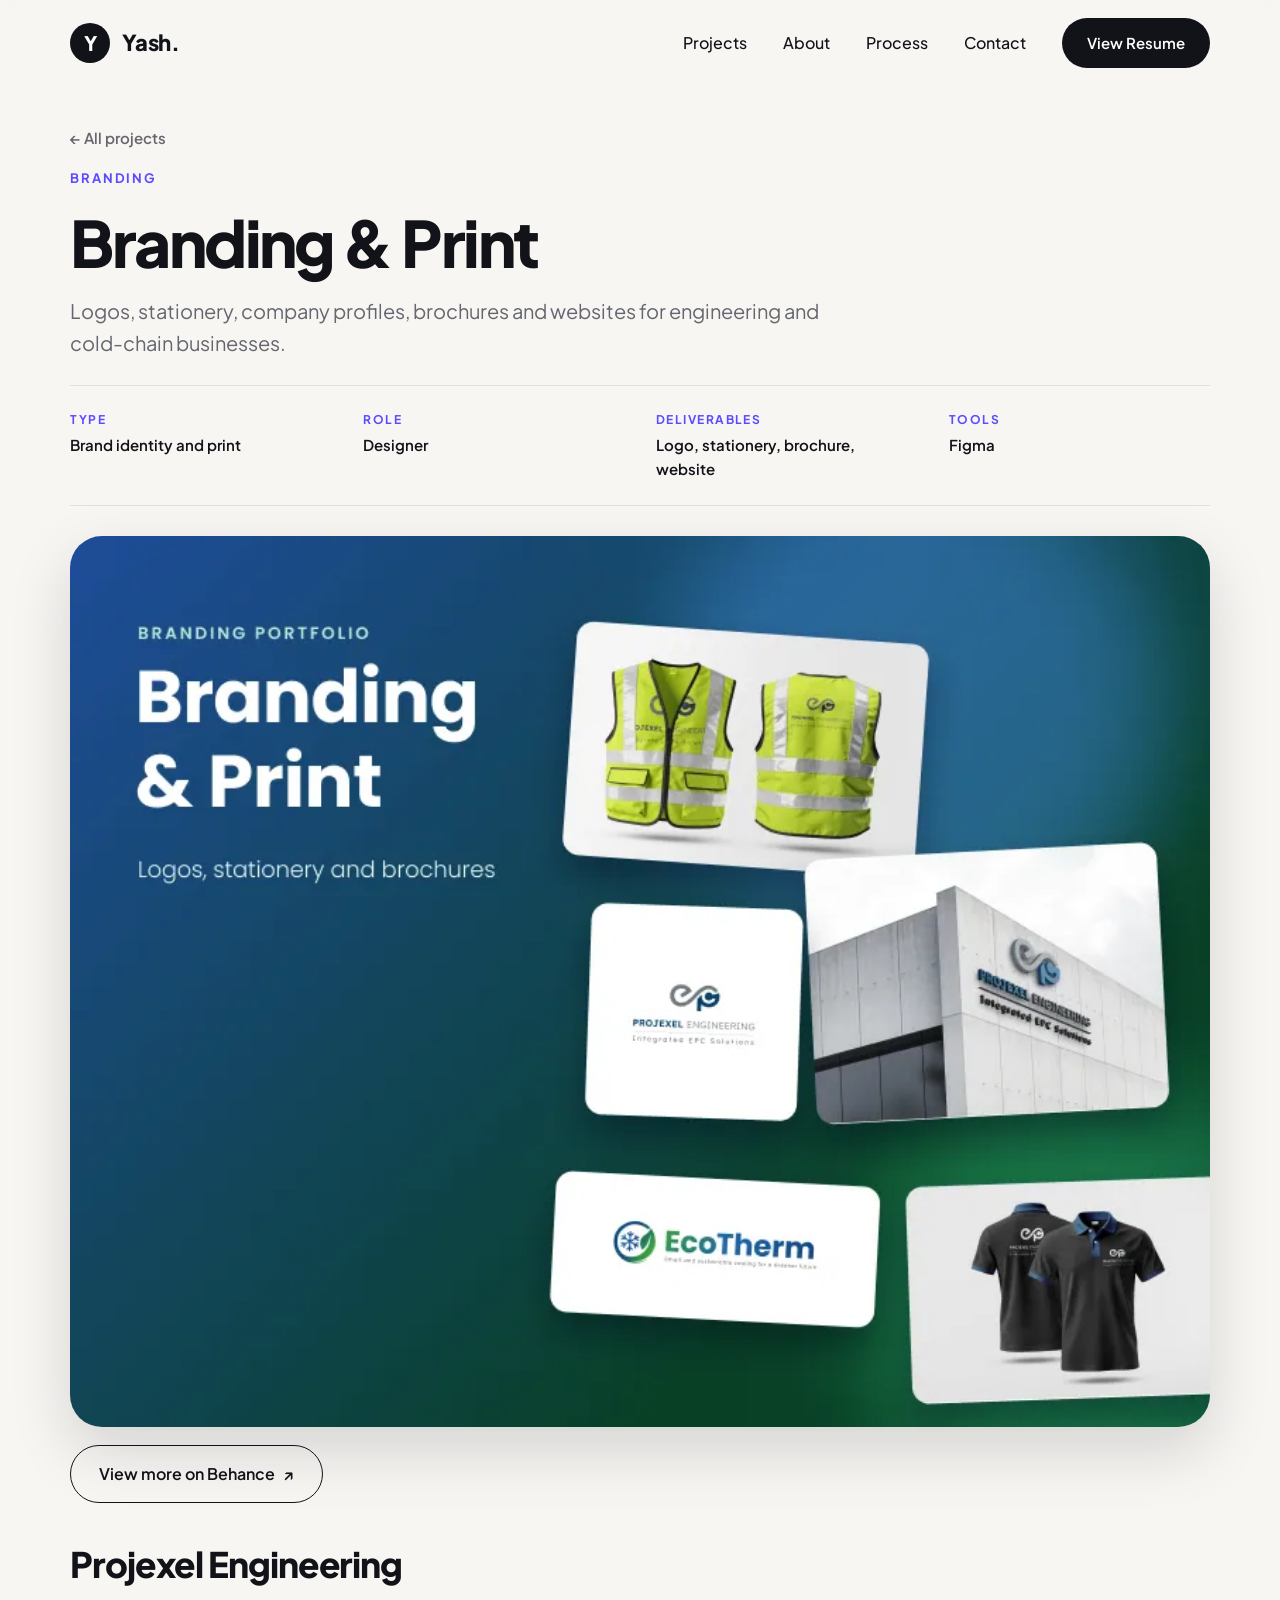
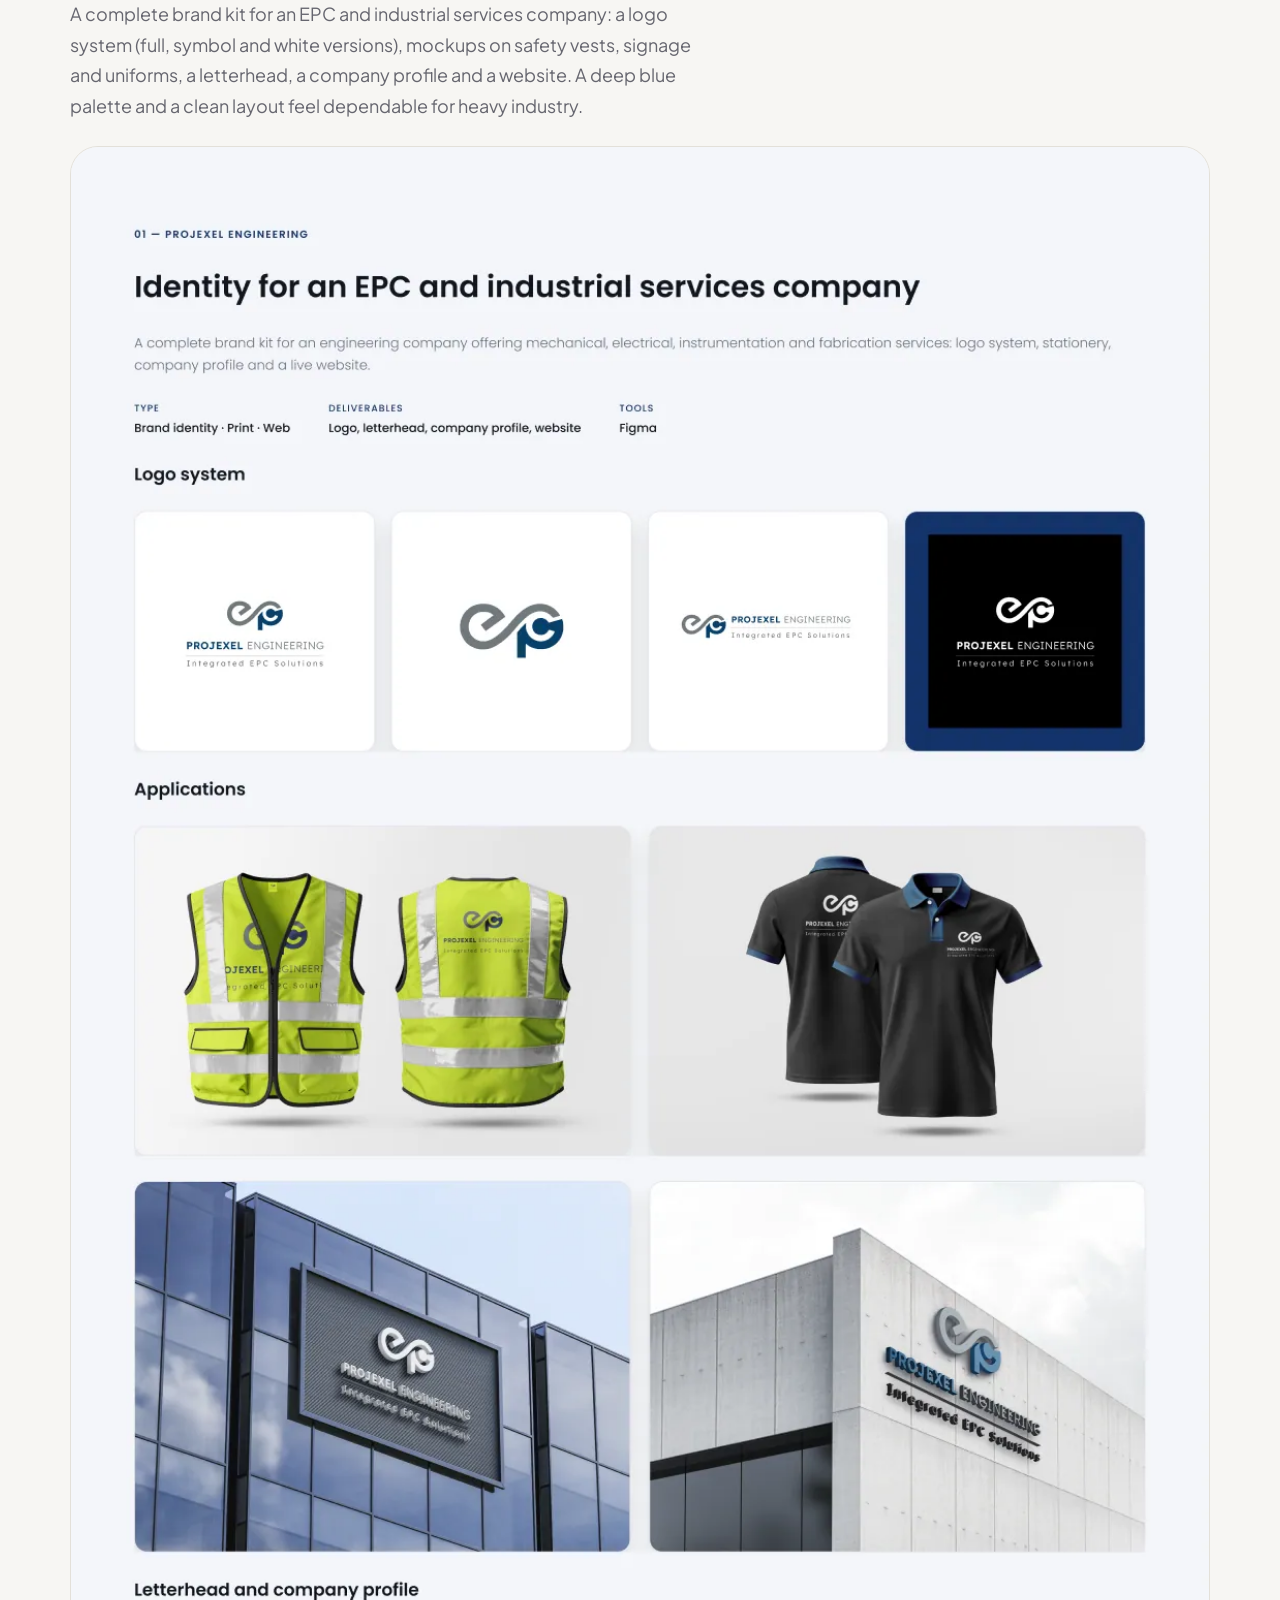
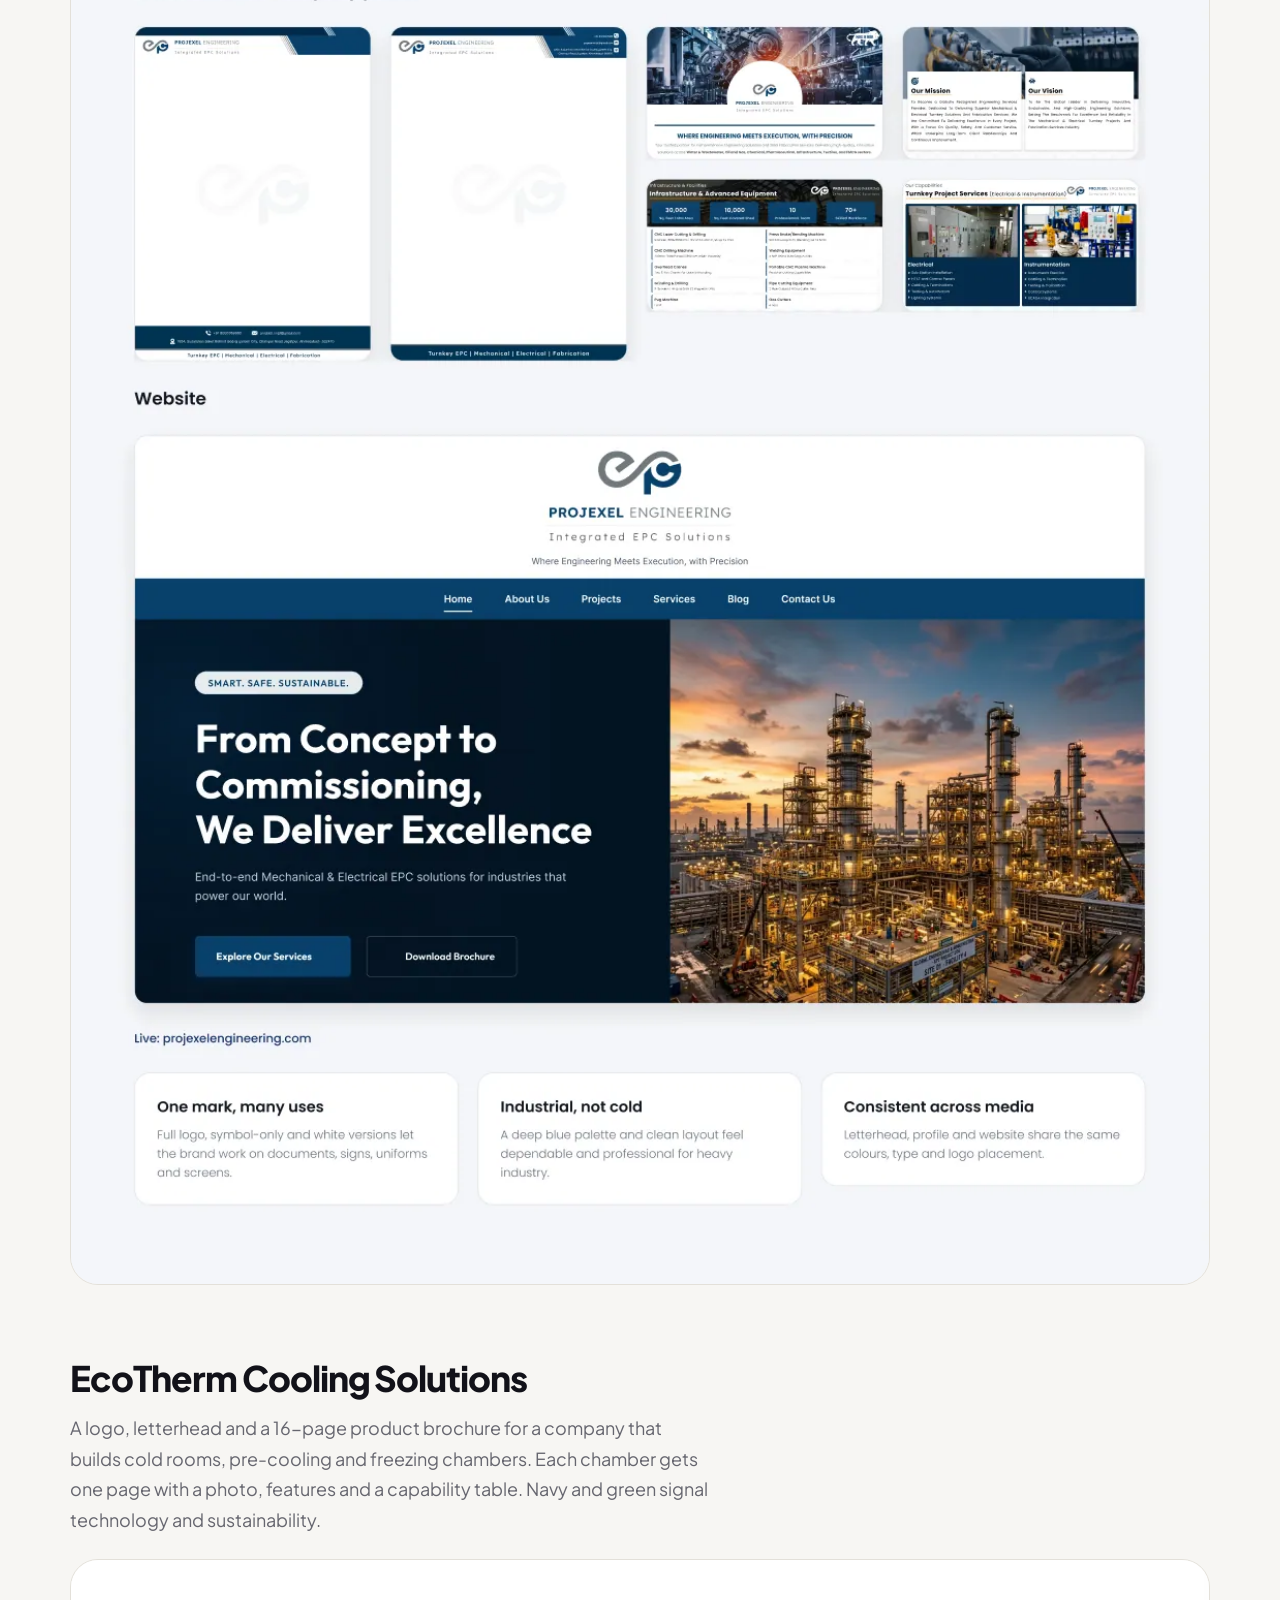
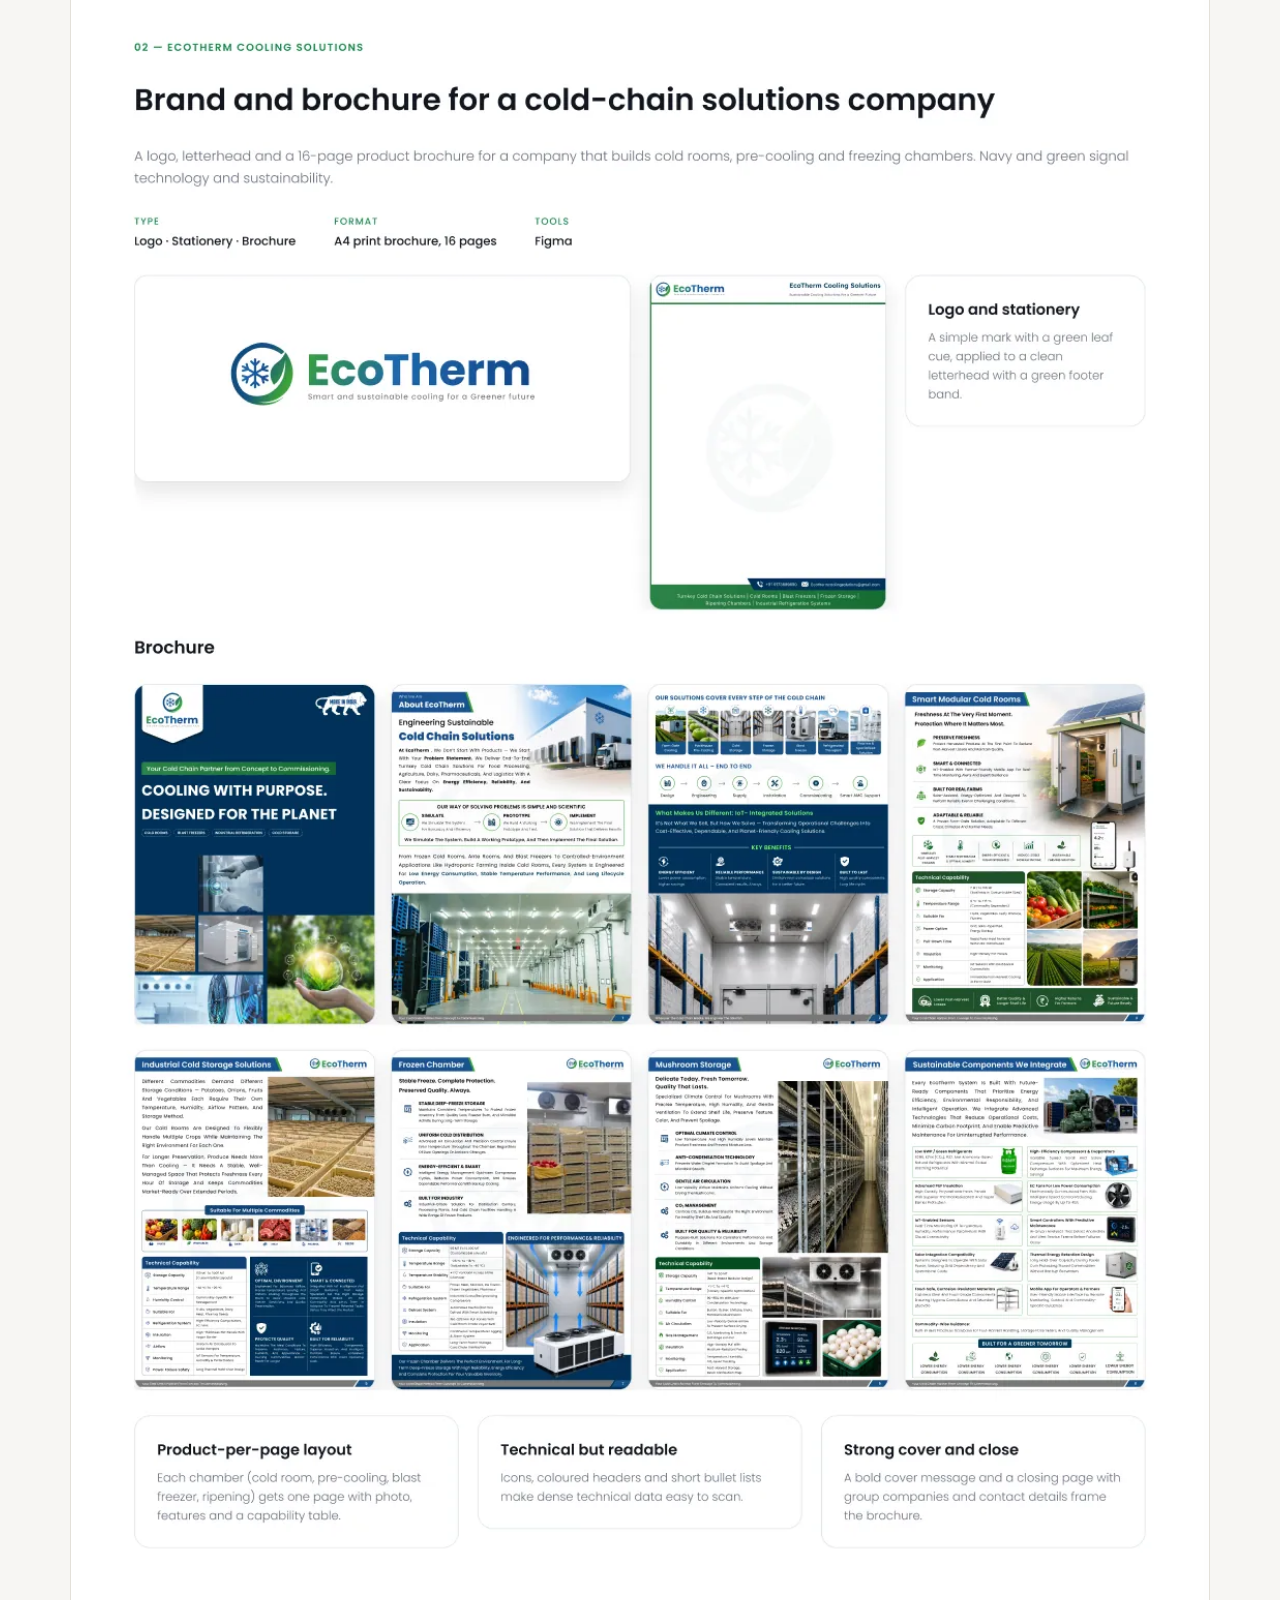
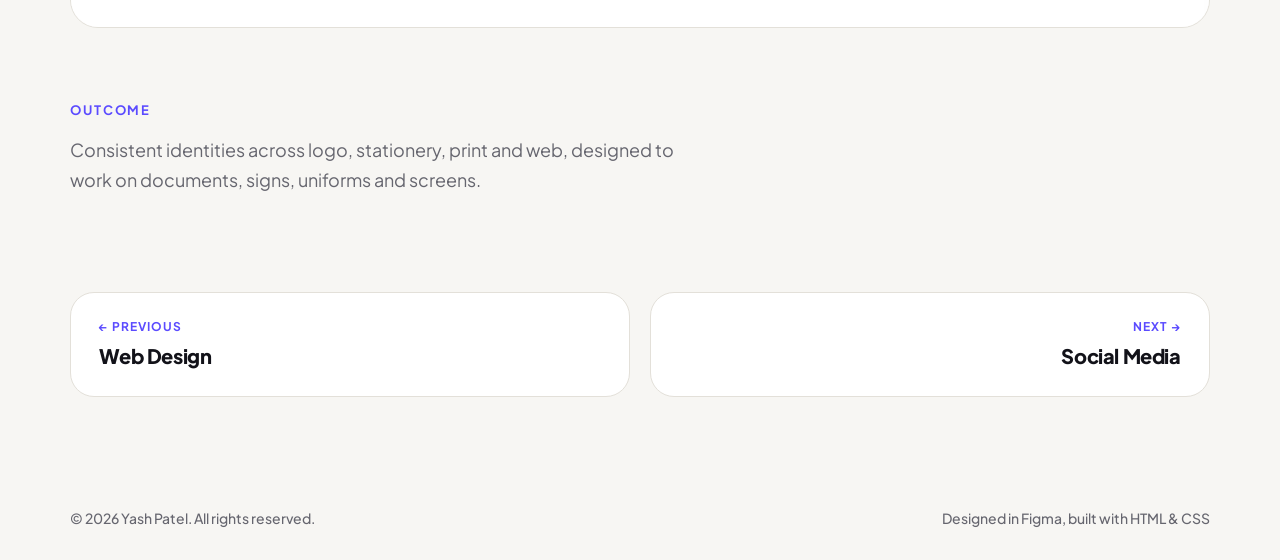
<file: projects/branding-and-print.html>
<!doctype html>
<html lang="en">
<head>
  <meta charset="utf-8">
  <meta name="viewport" content="width=device-width, initial-scale=1">
  <title>Branding &amp; Print — Yash Patel</title>
  <meta name="description" content="Logos, stationery, company profiles, brochures and websites for engineering and cold-chain businesses.">
  <meta property="og:title" content="Branding &amp; Print — Yash Patel">
  <meta property="og:description" content="Logos, stationery, company profiles, brochures and websites for engineering and cold-chain businesses.">
  <meta property="og:image" content="../assets/img/og-image.jpg">
  <link rel="icon" href="../favicon.svg" type="image/svg+xml">
  <link rel="preconnect" href="https://fonts.googleapis.com">
  <link rel="preconnect" href="https://fonts.gstatic.com" crossorigin>
  <link href="https://fonts.googleapis.com/css2?family=Plus+Jakarta+Sans:wght@400;500;600;700;800&display=swap" rel="stylesheet">
  <link rel="stylesheet" href="../styles.css">
  <script>document.documentElement.classList.add('js');</script>
</head>
<body>
  <a class="skip-link" href="#content">Skip to content</a>

  <header class="site-header" id="top">
    <div class="container nav">
      <a class="logo" href="../index.html" aria-label="Yash Patel — home">
        <span class="logo-mark">Y</span>
        <span class="logo-text">Yash.</span>
      </a>
      <nav class="nav-links" id="nav-links" aria-label="Main">
        <a href="../index.html#projects">Projects</a>
        <a href="../index.html#about">About</a>
        <a href="../index.html#process">Process</a>
        <a href="../index.html#contact">Contact</a>
        <a class="btn btn-dark nav-cta" href="../resume.html">View Resume</a>
      </nav>
      <button class="menu-btn" id="menu-btn" aria-label="Open menu" aria-expanded="false" aria-controls="nav-links"><span></span><span></span></button>
    </div>
  </header>

  <main id="content">
    <section class="detail-hero container">
      <a class="back-link" href="../index.html#projects"><span aria-hidden="true">←</span> All projects</a>
      <p class="eyebrow">Branding</p>
      <h1>Branding &amp; Print</h1>
      <p class="lead">Logos, stationery, company profiles, brochures and websites for engineering and cold-chain businesses.</p>
      <dl class="meta-grid"><div><dt>Type</dt><dd>Brand identity and print</dd></div><div><dt>Role</dt><dd>Designer</dd></div><div><dt>Deliverables</dt><dd>Logo, stationery, brochure, website</dd></div><div><dt>Tools</dt><dd>Figma</dd></div></dl>
      <figure class="cover"><img src="../assets/img/branding.webp" width="808" height="632" alt="Branding &amp; Print cover" decoding="async"></figure>
      <p><a class="btn btn-outline" href="https://www.behance.net/yashp11" target="_blank" rel="noopener">View more on Behance <span aria-hidden="true">↗</span></a></p>
    </section>

    <section class="section container detail-block tight">
      <div class="reveal"><h2 class="h-sm">Projexel Engineering</h2><p class="prose">A complete brand kit for an EPC and industrial services company: a logo system (full, symbol and white versions), mockups on safety vests, signage and uniforms, a letterhead, a company profile and a website. A deep blue palette and a clean layout feel dependable for heavy industry.</p></div>
      <figure class="wide-fig reveal"><button class="zoom" type="button" aria-label="Enlarge: Projexel Engineering"><img src="../assets/img/projects/branding/1-projexel.webp" loading="lazy" alt="Projexel Engineering" width="1101" height="2650" decoding="async"></button></figure>
    </section>
    <section class="section container detail-block tight">
      <div class="reveal"><h2 class="h-sm">EcoTherm Cooling Solutions</h2><p class="prose">A logo, letterhead and a 16-page product brochure for a company that builds cold rooms, pre-cooling and freezing chambers. Each chamber gets one page with a photo, features and a capability table. Navy and green signal technology and sustainability.</p></div>
      <figure class="wide-fig reveal"><button class="zoom" type="button" aria-label="Enlarge: EcoTherm Cooling Solutions"><img src="../assets/img/projects/branding/2-ecotherm.webp" loading="lazy" alt="EcoTherm Cooling Solutions" width="1100" height="1612" decoding="async"></button></figure>
    </section>
    <section class="section container detail-block tight"><div class="reveal"><p class="eyebrow">Outcome</p><p class="prose">Consistent identities across logo, stationery, print and web, designed to work on documents, signs, uniforms and screens.</p></div></section>

    <nav class="pager container" aria-label="More projects">
      <a href="web-design.html"><small>← Previous</small><strong>Web Design</strong></a>
      <a href="social-media-design.html" class="next"><small>Next →</small><strong>Social Media</strong></a>
    </nav>
  </main>

  <footer class="site-footer container">
    <p>© <span id="year">2026</span> Yash Patel. All rights reserved.</p>
    <p>Designed in Figma, built with HTML &amp; CSS</p>
  </footer>
  <script src="../script.js"></script>
</body>
</html>
</file>
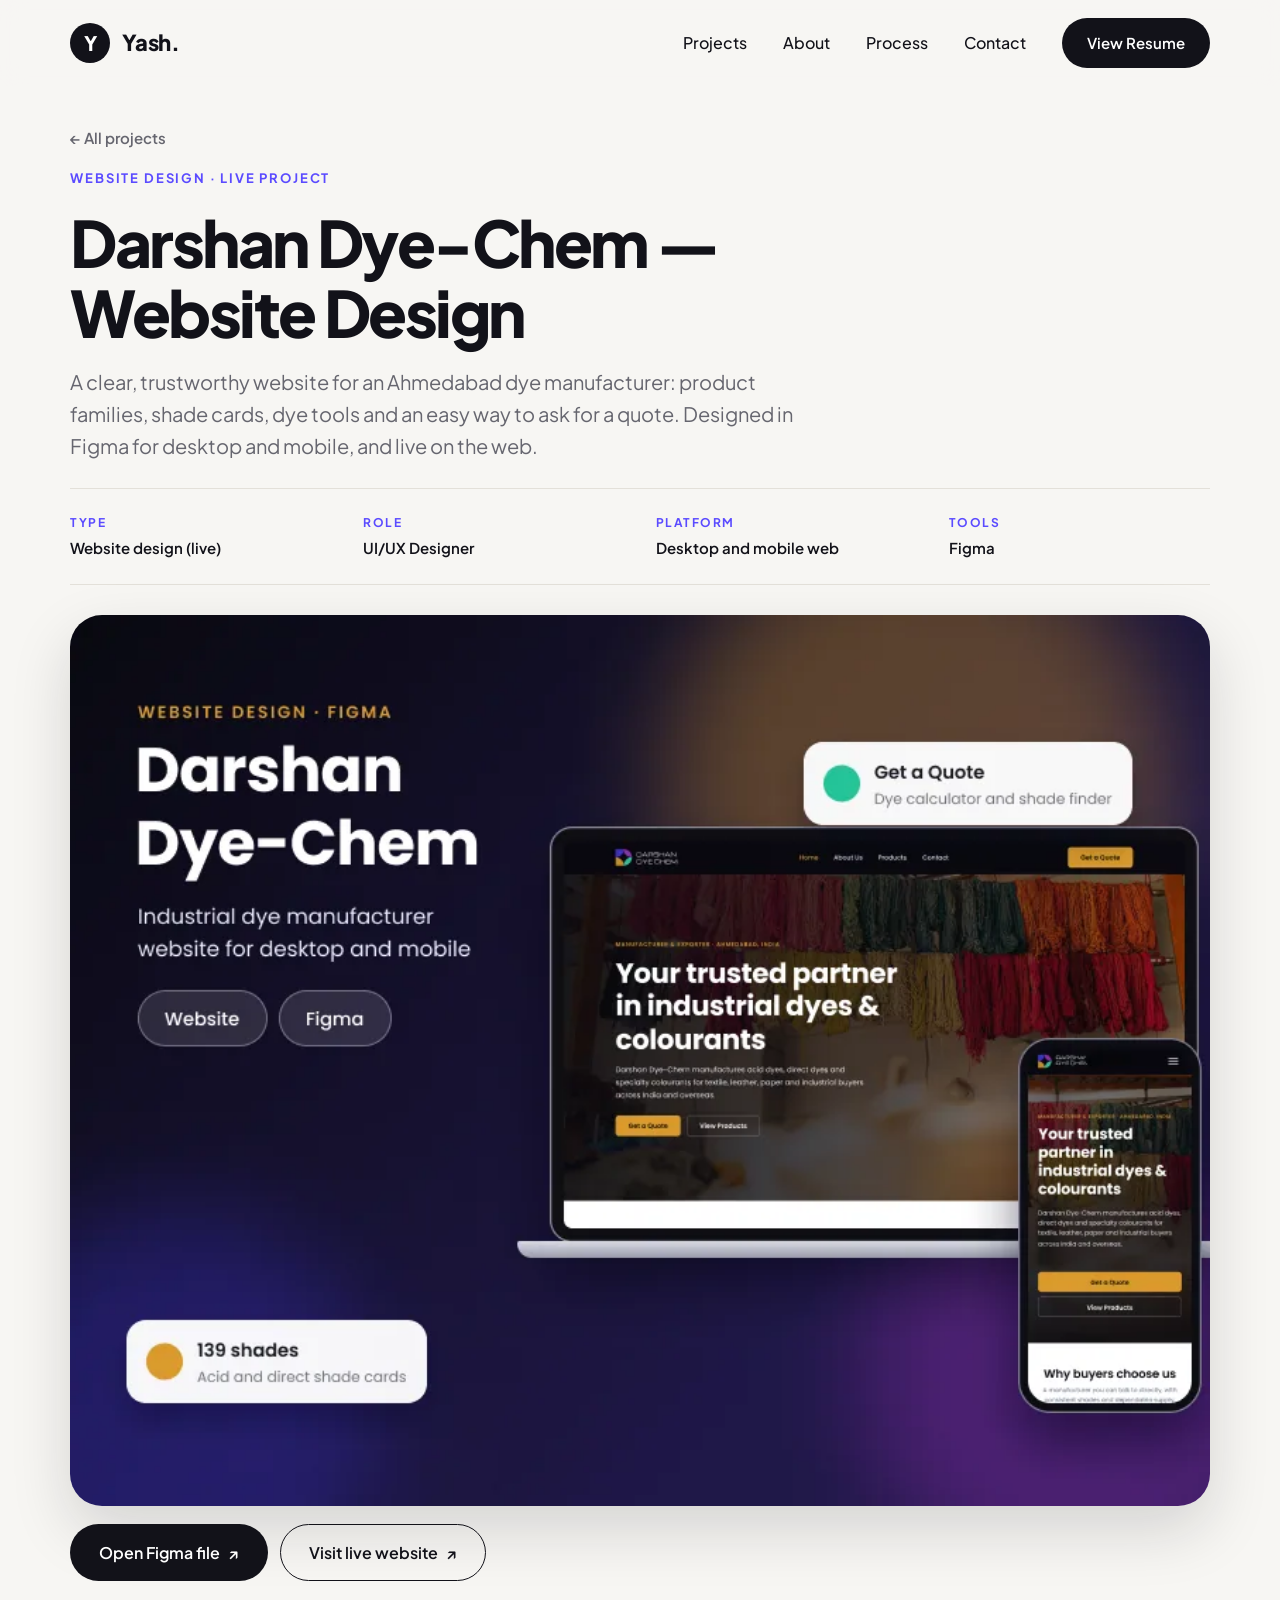
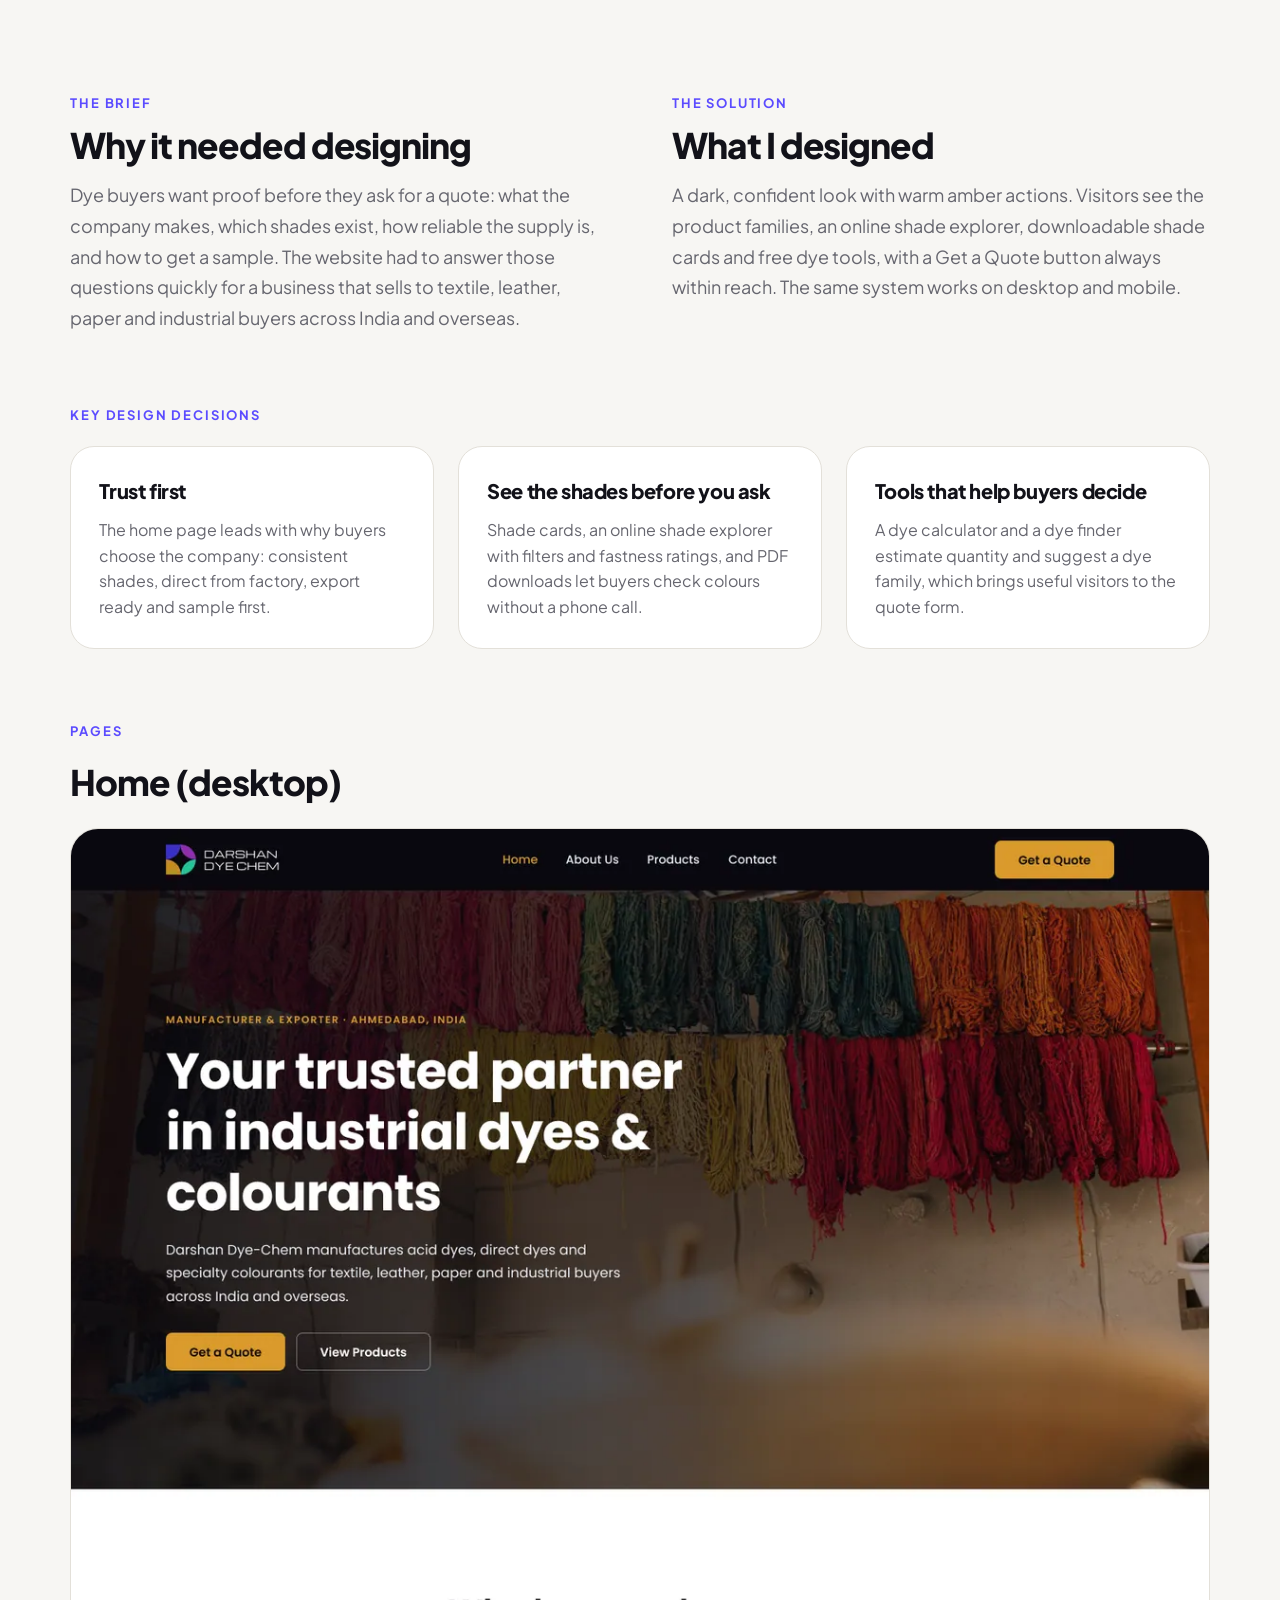
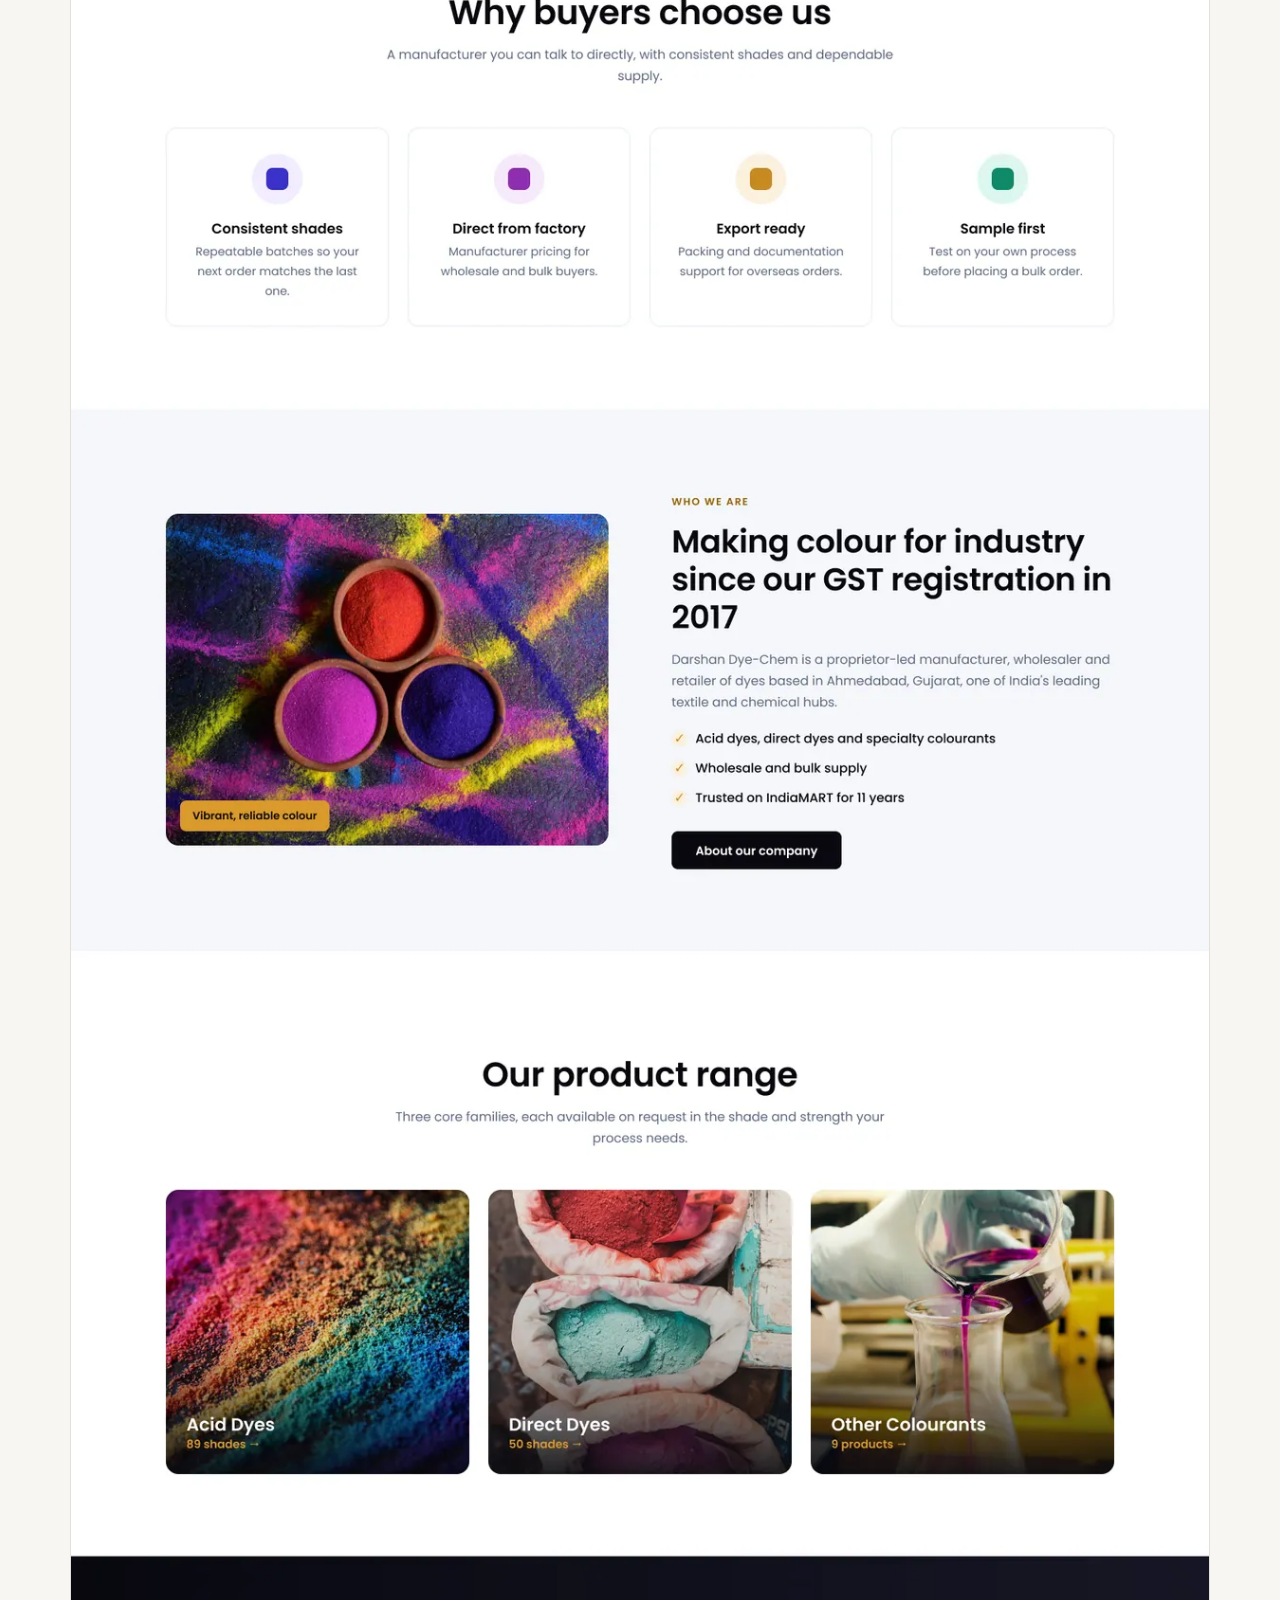
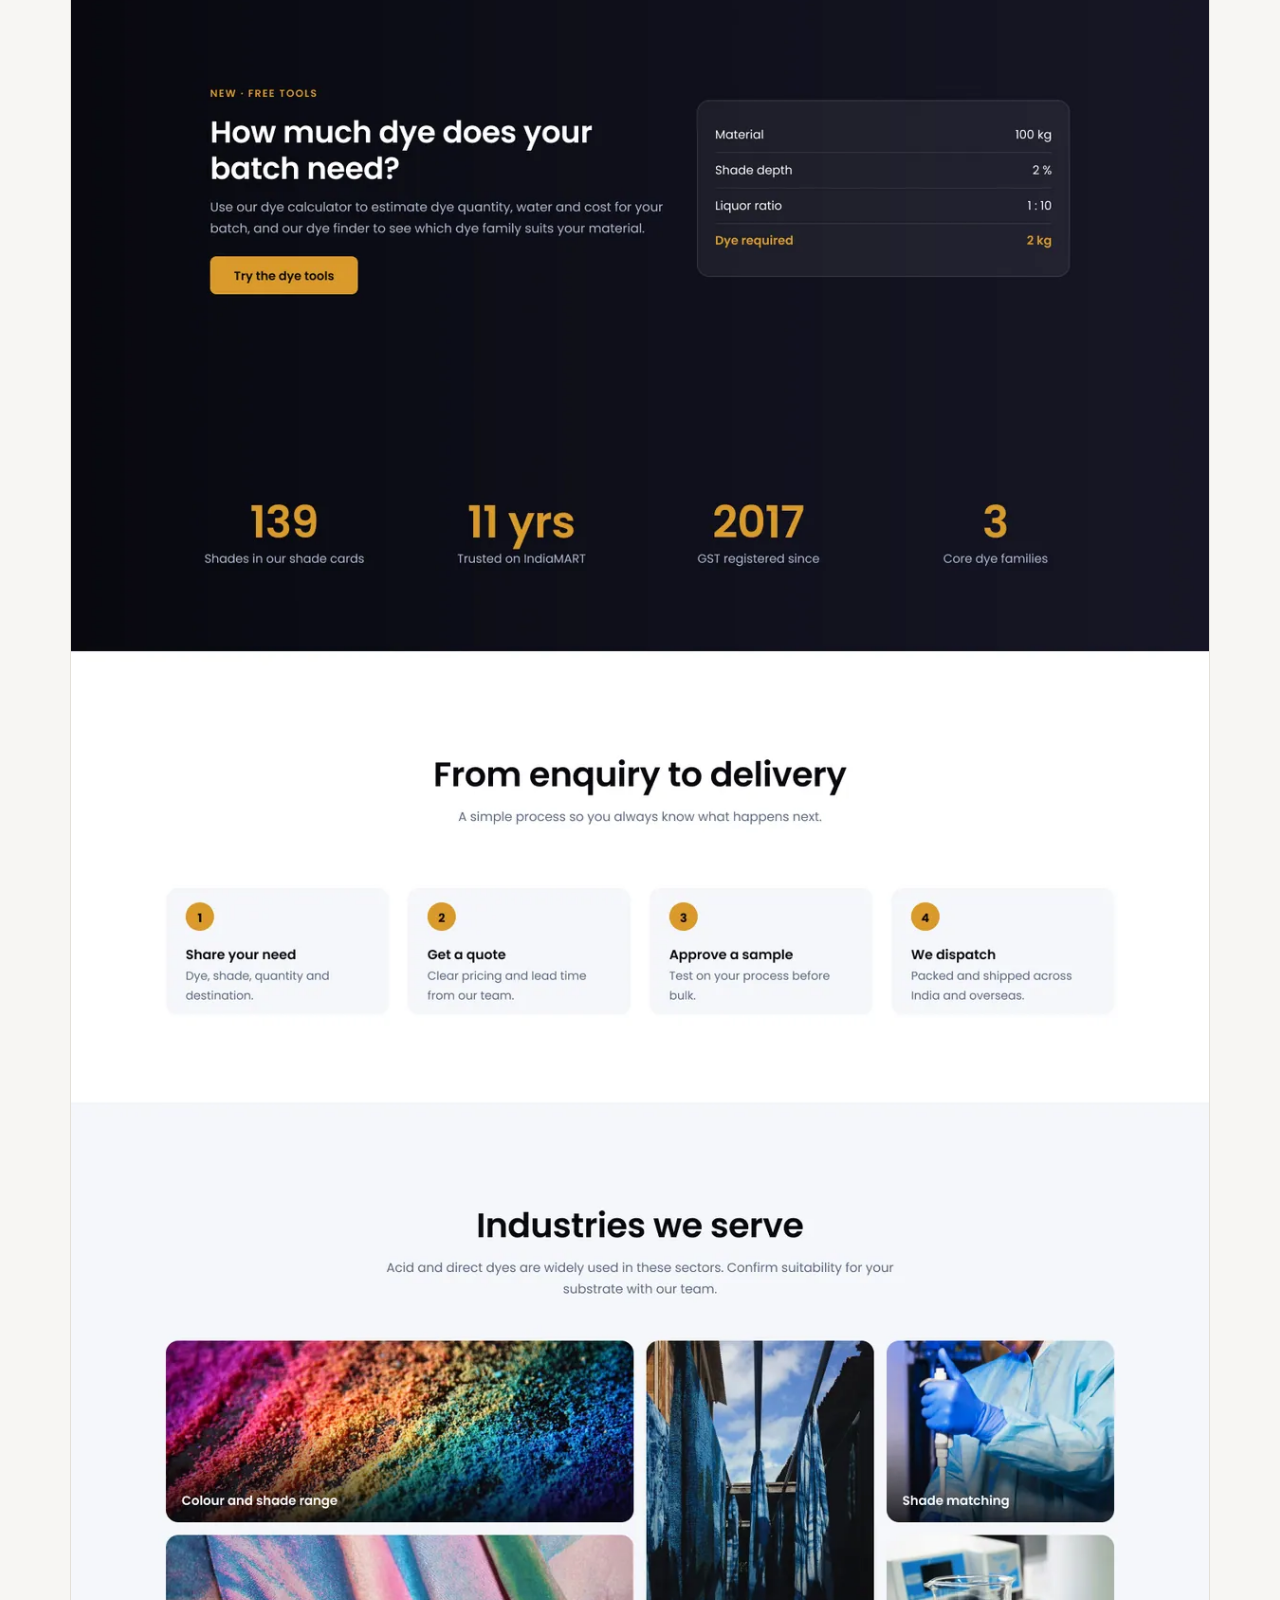
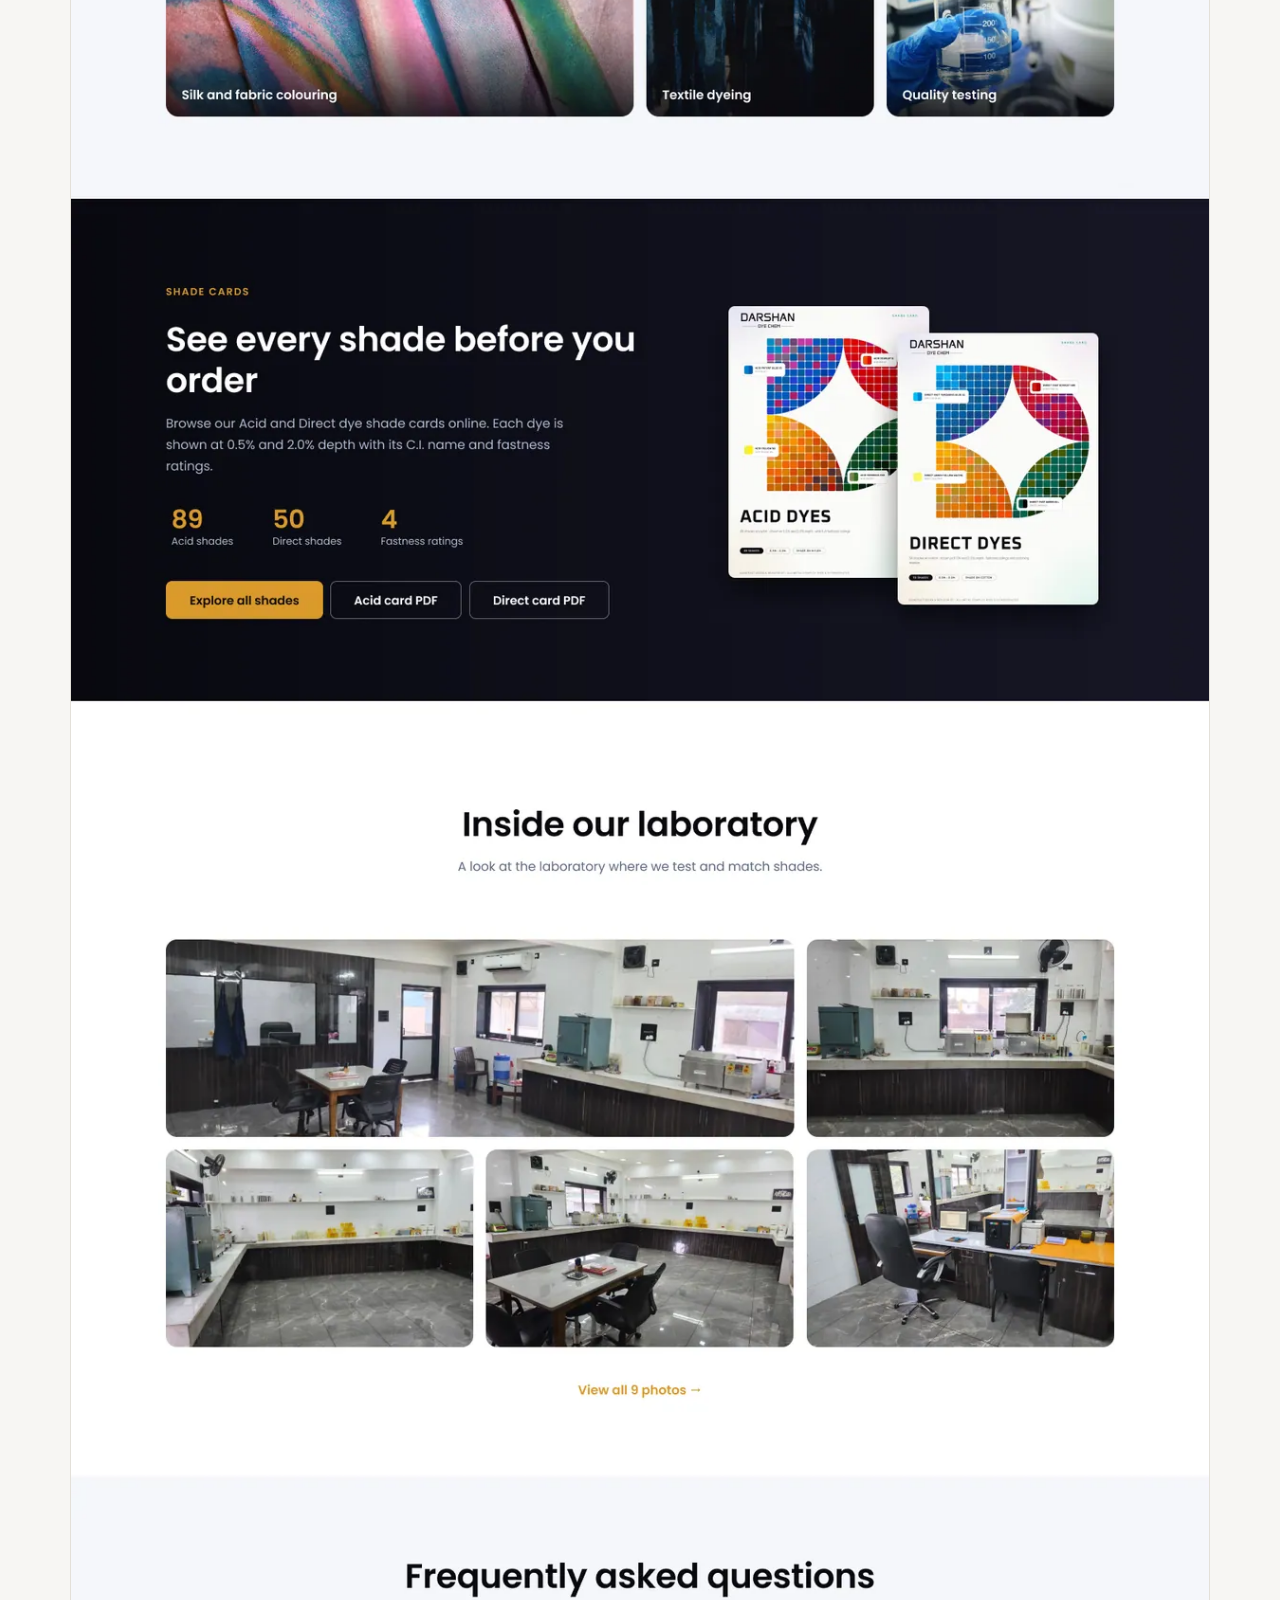
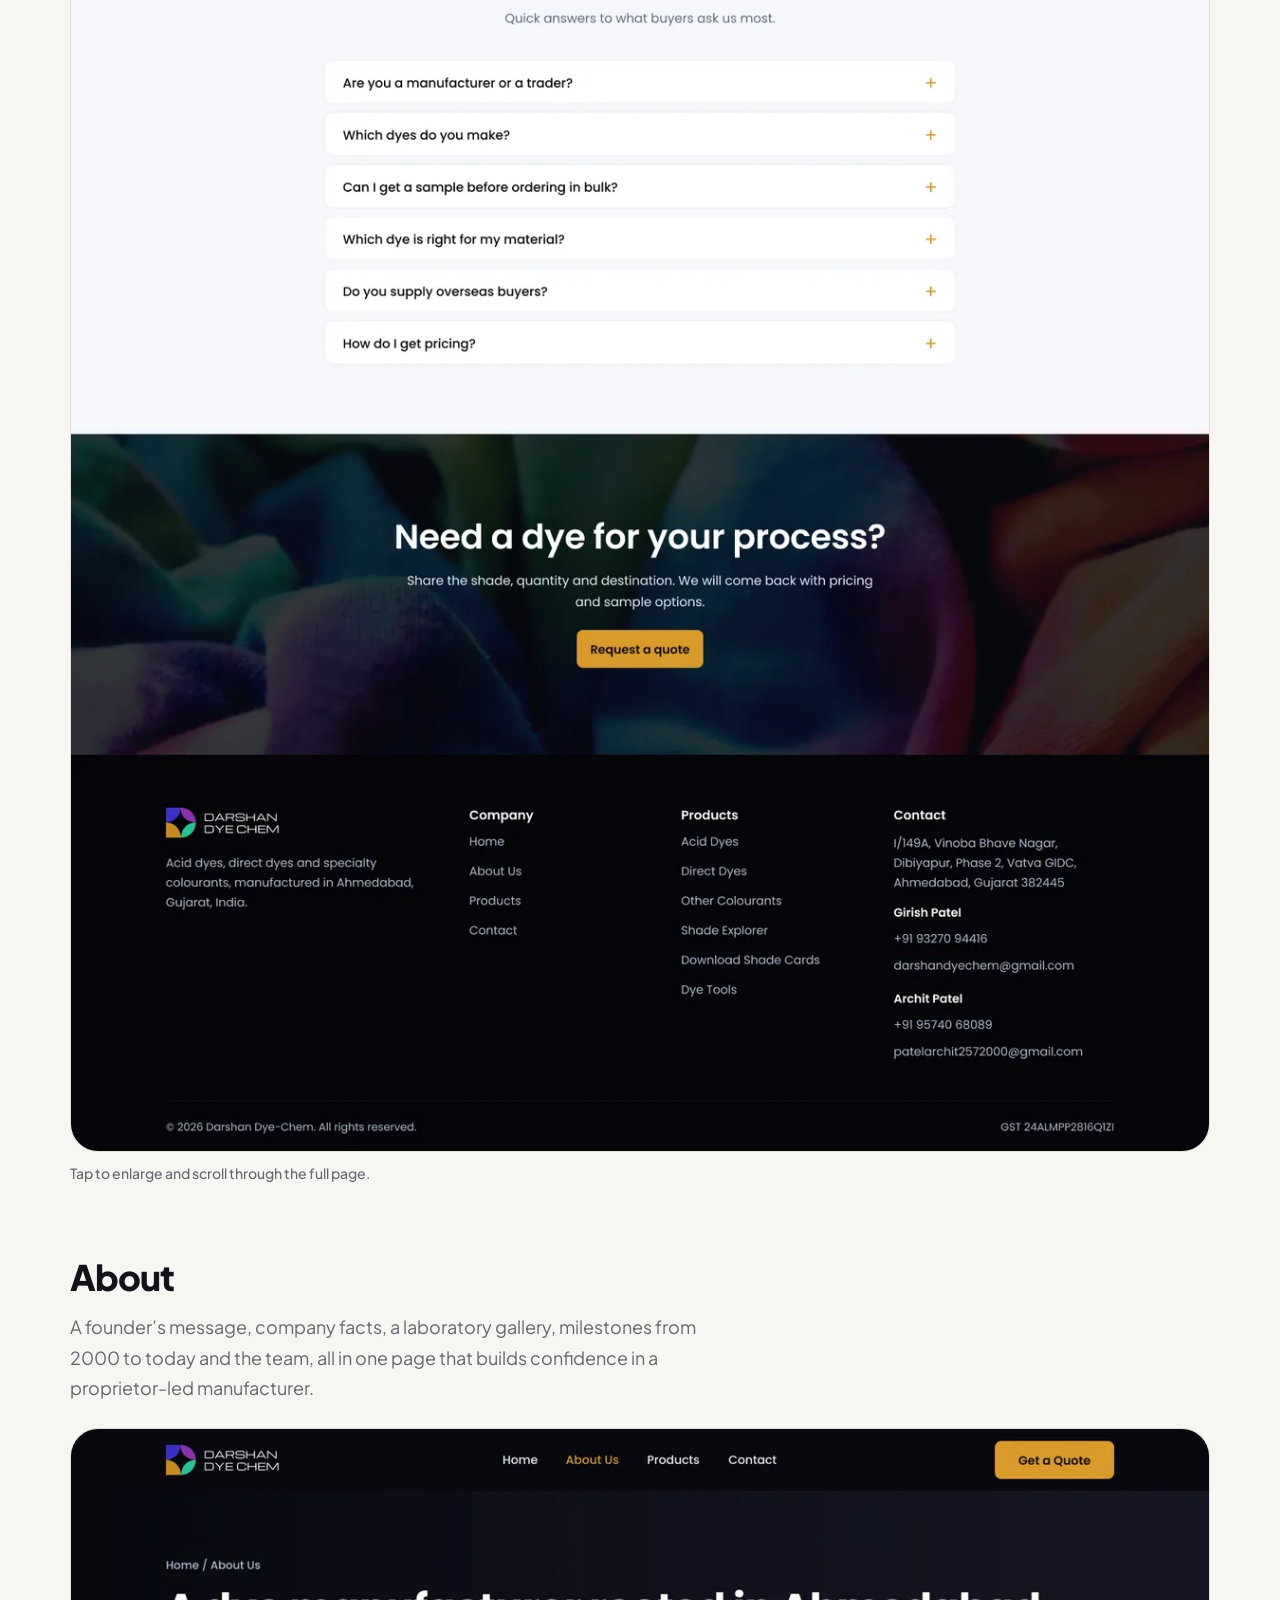
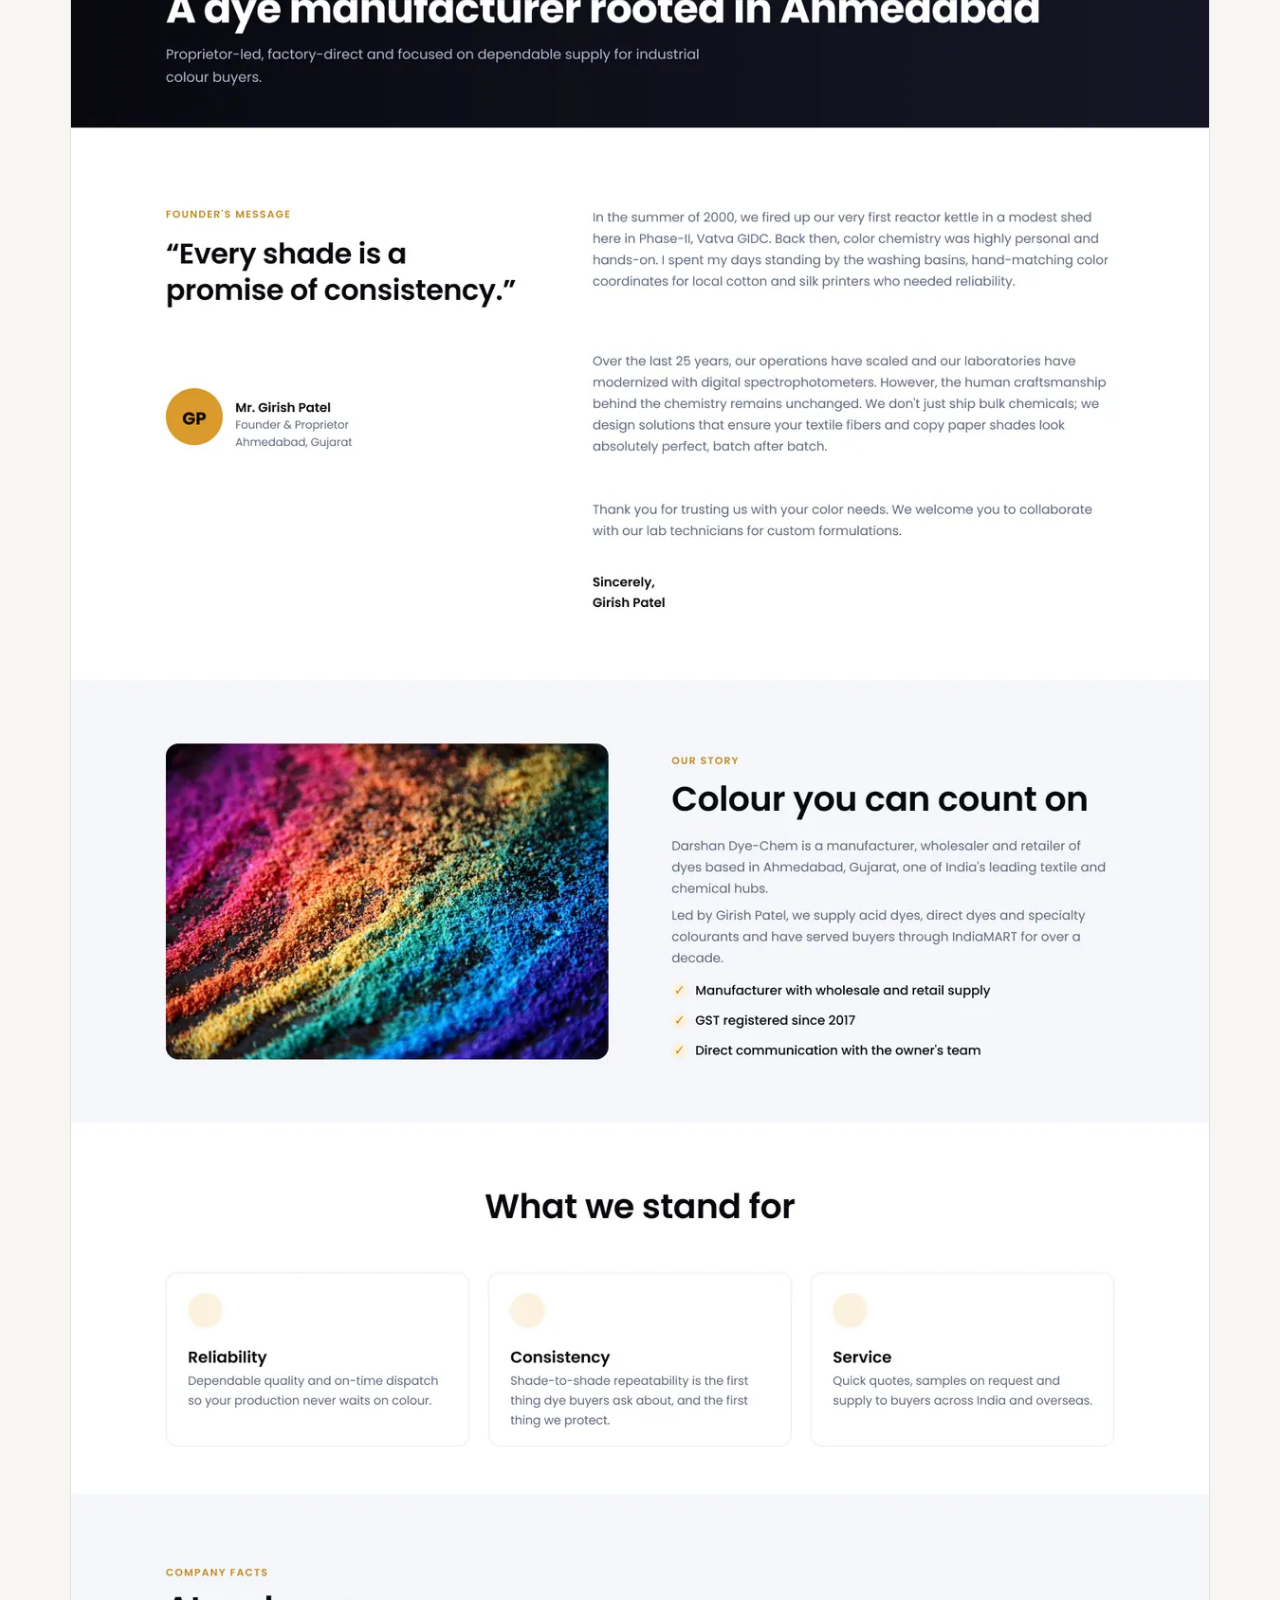
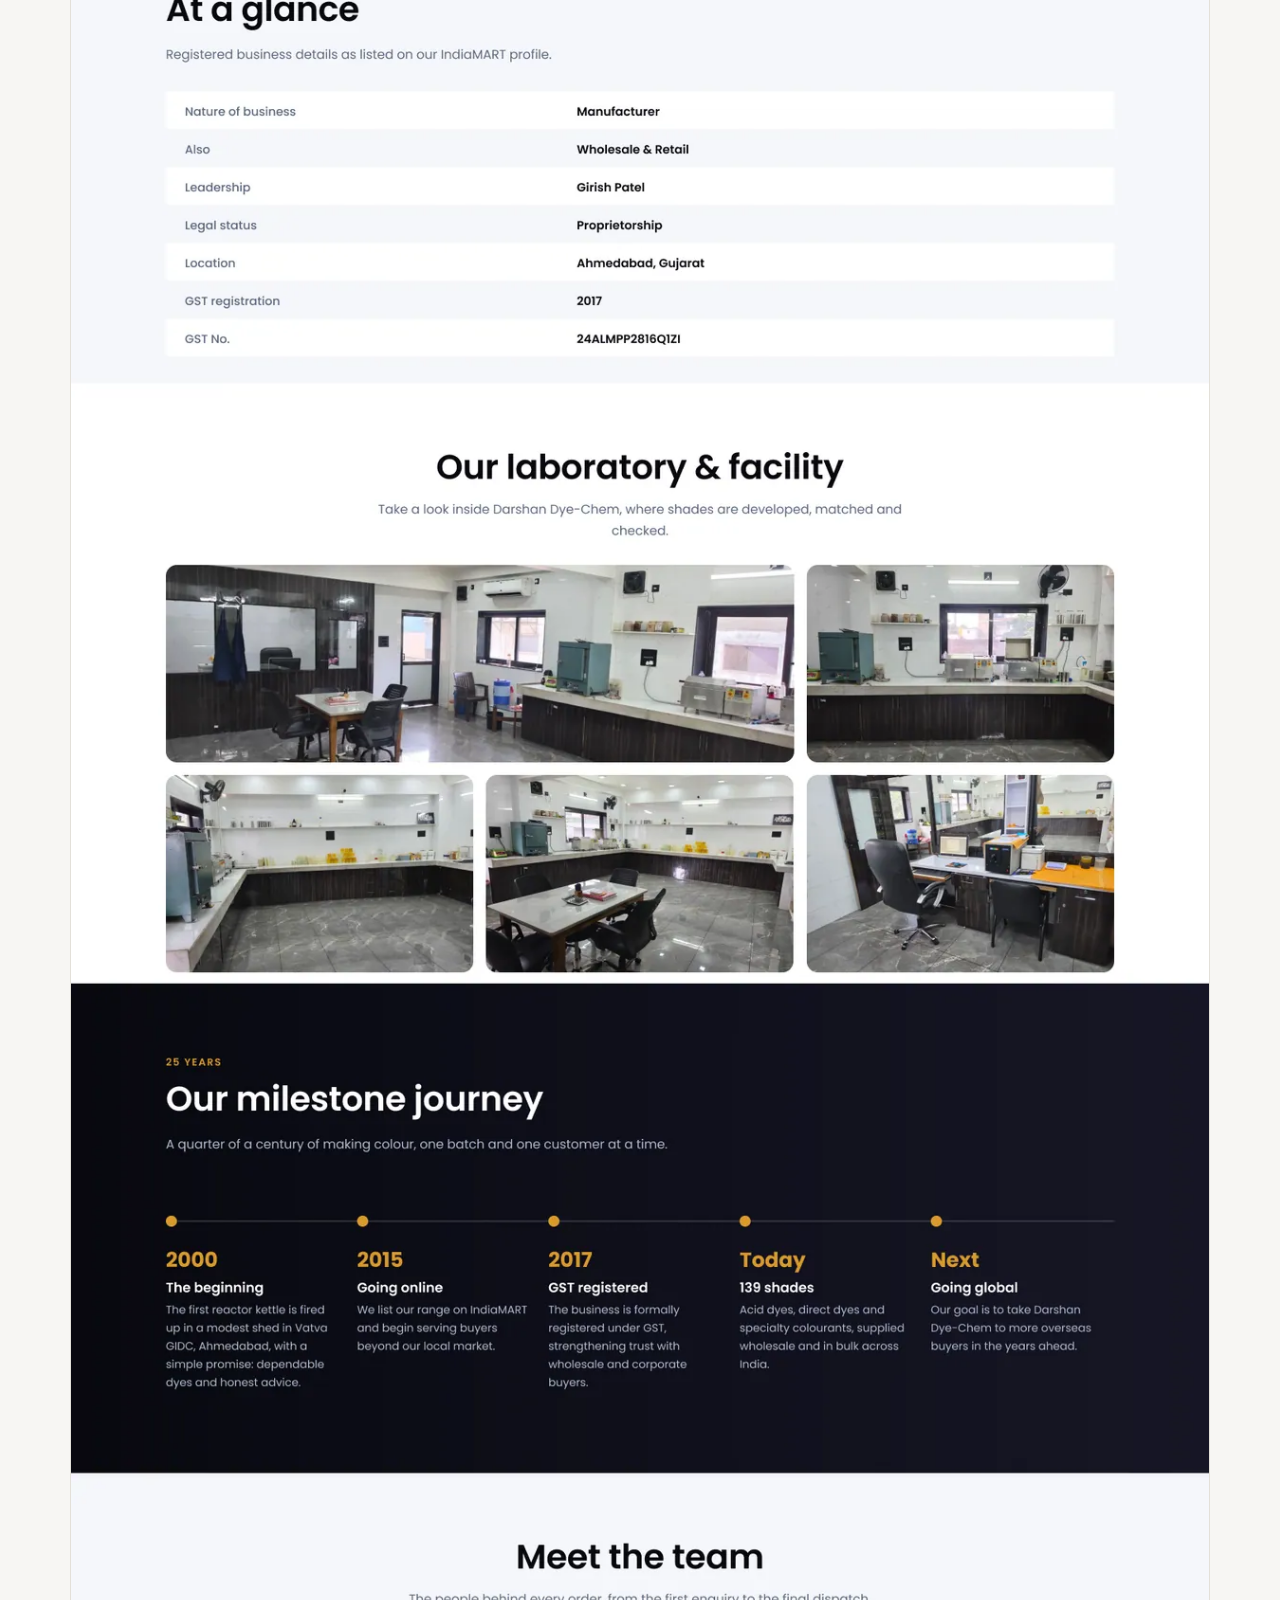
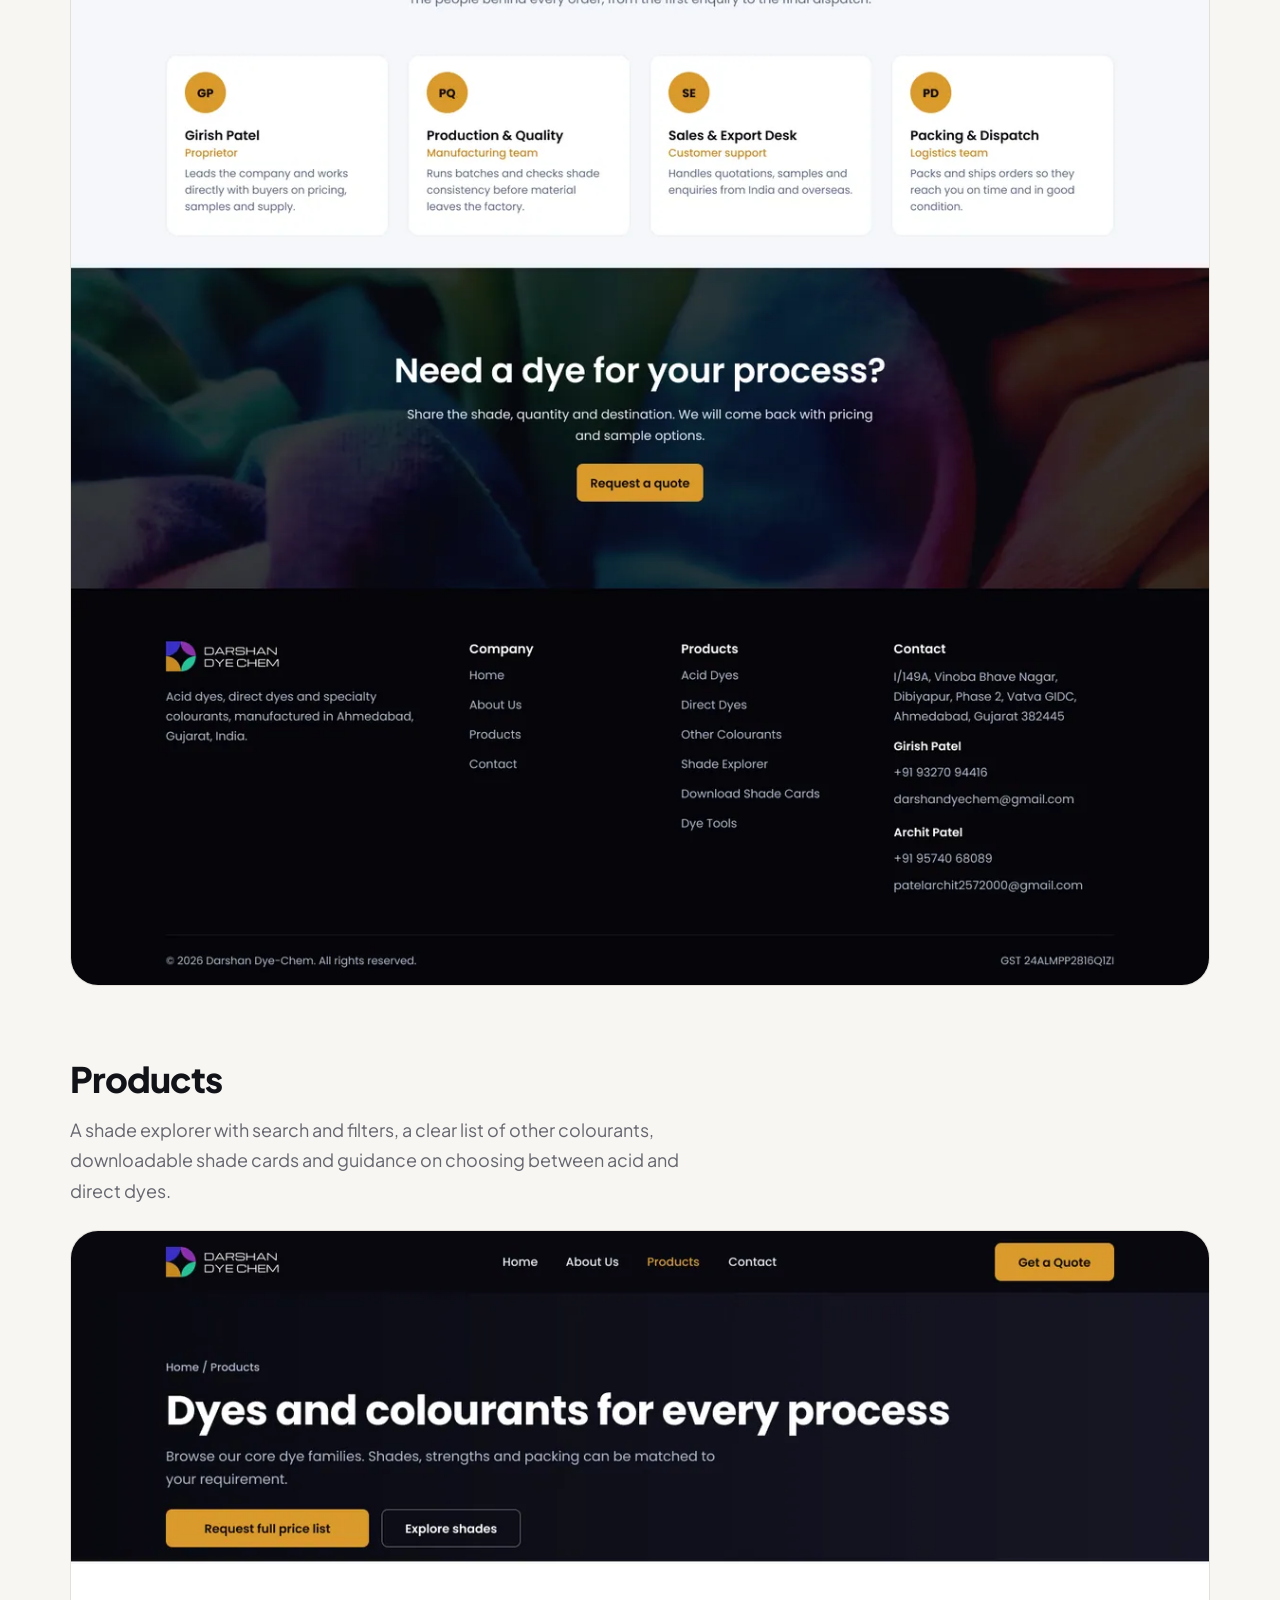
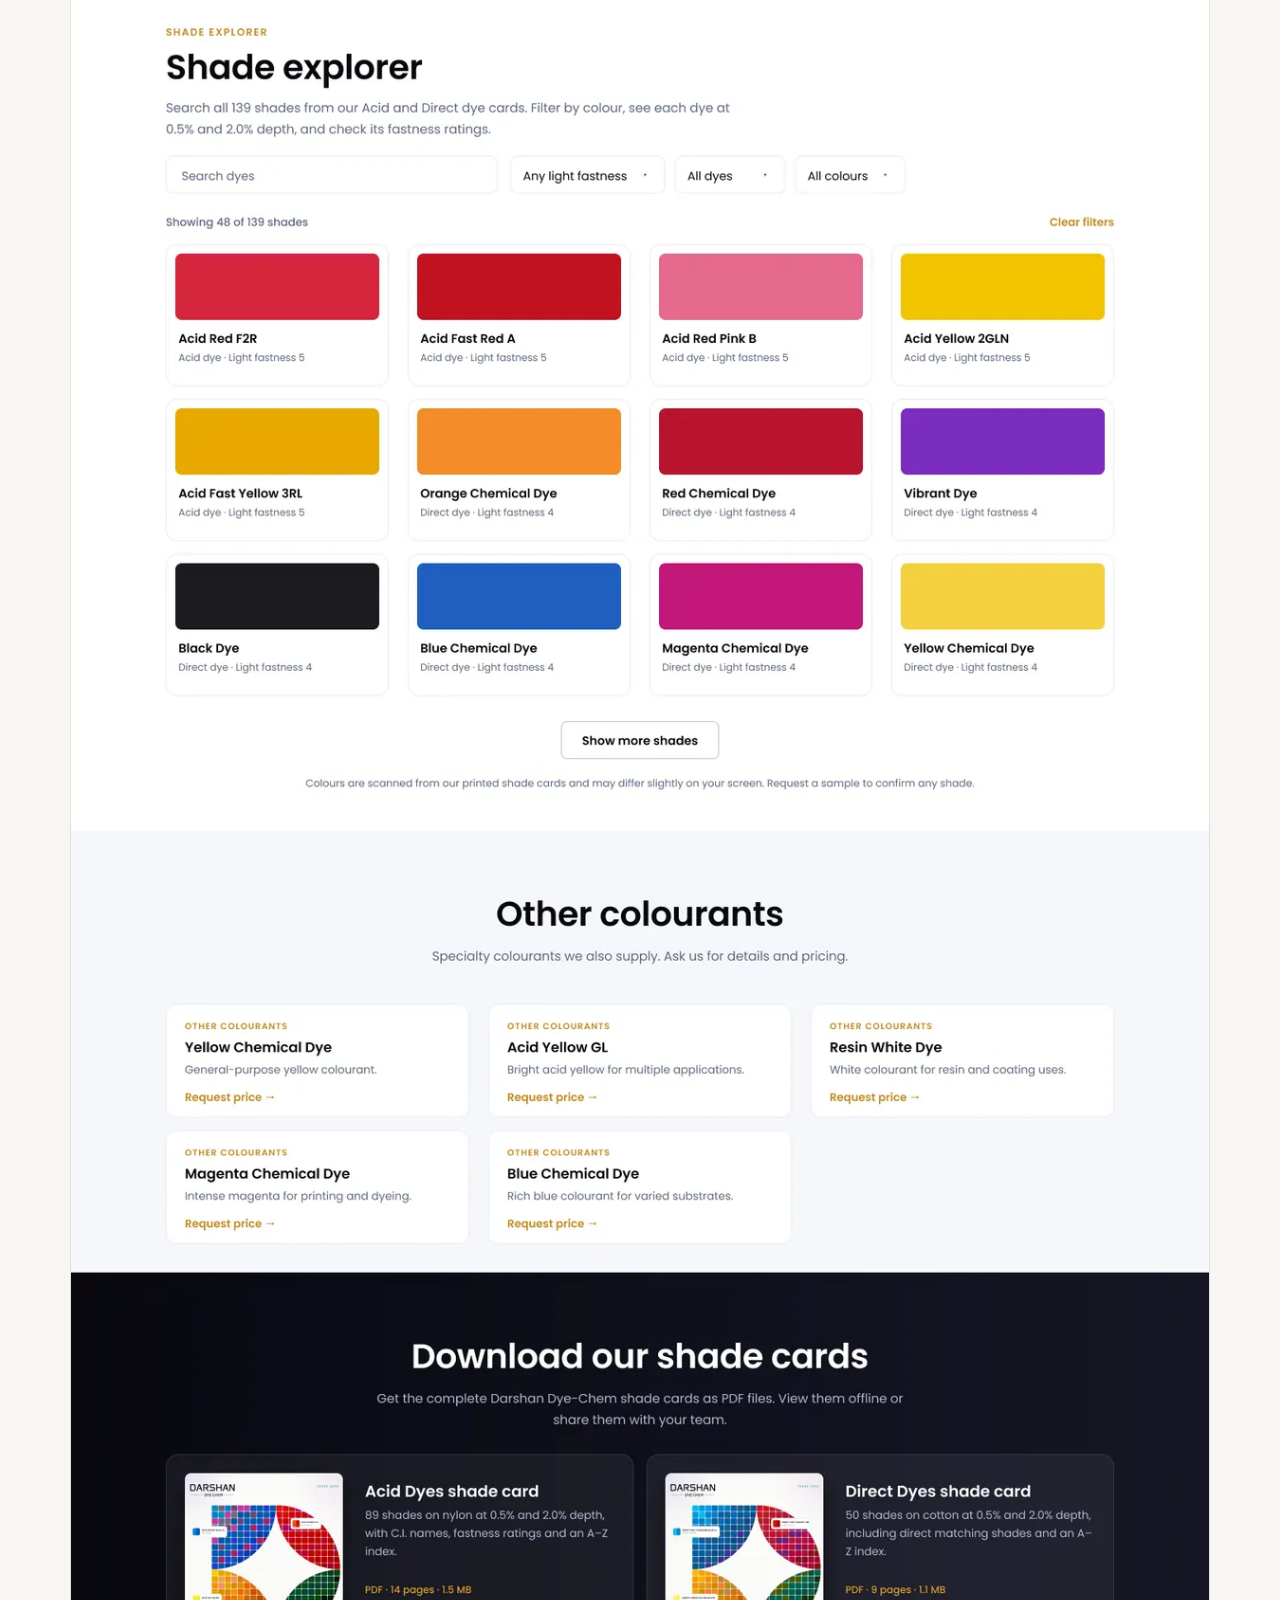
<file: projects/darshan-dye-chem.html>
<!doctype html>
<html lang="en">
<head>
  <meta charset="utf-8">
  <meta name="viewport" content="width=device-width, initial-scale=1">
  <title>Darshan Dye-Chem — Website Design — Yash Patel</title>
  <meta name="description" content="A clear, trustworthy website for an Ahmedabad dye manufacturer: product families, shade cards, dye tools and an easy way to ask for a quote. Designed in Figma for desktop and mobile, and live on the web.">
  <meta property="og:title" content="Darshan Dye-Chem — Website Design — Yash Patel">
  <meta property="og:description" content="A clear, trustworthy website for an Ahmedabad dye manufacturer: product families, shade cards, dye tools and an easy way to ask for a quote. Designed in Figma for desktop and mobile, and live on the web.">
  <meta property="og:image" content="../assets/img/og-image.jpg">
  <link rel="icon" href="../favicon.svg" type="image/svg+xml">
  <link rel="preconnect" href="https://fonts.googleapis.com">
  <link rel="preconnect" href="https://fonts.gstatic.com" crossorigin>
  <link href="https://fonts.googleapis.com/css2?family=Plus+Jakarta+Sans:wght@400;500;600;700;800&display=swap" rel="stylesheet">
  <link rel="stylesheet" href="../styles.css">
  <script>document.documentElement.classList.add('js');</script>
</head>
<body>
  <a class="skip-link" href="#content">Skip to content</a>

  <header class="site-header" id="top">
    <div class="container nav">
      <a class="logo" href="../index.html" aria-label="Yash Patel — home">
        <span class="logo-mark">Y</span>
        <span class="logo-text">Yash.</span>
      </a>
      <nav class="nav-links" id="nav-links" aria-label="Main">
        <a href="../index.html#projects">Projects</a>
        <a href="../index.html#about">About</a>
        <a href="../index.html#process">Process</a>
        <a href="../index.html#contact">Contact</a>
        <a class="btn btn-dark nav-cta" href="../resume.html">View Resume</a>
      </nav>
      <button class="menu-btn" id="menu-btn" aria-label="Open menu" aria-expanded="false" aria-controls="nav-links"><span></span><span></span></button>
    </div>
  </header>

  <main id="content">
    <section class="detail-hero container">
      <a class="back-link" href="../index.html#projects"><span aria-hidden="true">←</span> All projects</a>
      <p class="eyebrow">Website design · Live project</p>
      <h1>Darshan Dye-Chem — Website Design</h1>
      <p class="lead">A clear, trustworthy website for an Ahmedabad dye manufacturer: product families, shade cards, dye tools and an easy way to ask for a quote. Designed in Figma for desktop and mobile, and live on the web.</p>
      <dl class="meta-grid"><div><dt>Type</dt><dd>Website design (live)</dd></div><div><dt>Role</dt><dd>UI/UX Designer</dd></div><div><dt>Platform</dt><dd>Desktop and mobile web</dd></div><div><dt>Tools</dt><dd>Figma</dd></div></dl>
      <figure class="cover"><img src="../assets/img/darshan-dye-chem.webp" width="808" height="632" alt="Darshan Dye-Chem website shown on a laptop and a phone" decoding="async"></figure>
      <div class="cta-row">
        <a class="btn btn-dark" href="https://www.figma.com/design/9wMUjeYp4CEIOi1XBdinUy/All-Works?node-id=334-10" target="_blank" rel="noopener">Open Figma file <span aria-hidden="true">↗</span></a>
        <a class="btn btn-outline" href="https://darshandyechem.com/" target="_blank" rel="noopener">Visit live website <span aria-hidden="true">↗</span></a>
      </div>
    </section>

    <section class="section container detail-block">
      <div class="two-col">
        <div class="reveal"><p class="eyebrow">The brief</p><h2>Why it needed designing</h2><p class="prose">Dye buyers want proof before they ask for a quote: what the company makes, which shades exist, how reliable the supply is, and how to get a sample. The website had to answer those questions quickly for a business that sells to textile, leather, paper and industrial buyers across India and overseas.</p></div>
        <div class="reveal"><p class="eyebrow">The solution</p><h2>What I designed</h2><p class="prose">A dark, confident look with warm amber actions. Visitors see the product families, an online shade explorer, downloadable shade cards and free dye tools, with a Get a Quote button always within reach. The same system works on desktop and mobile.</p></div>
      </div>
    </section>

    <section class="section container detail-block tight"><p class="eyebrow reveal">Key design decisions</p>
      <div class="info-grid"><div class="info-card reveal"><h3>Trust first</h3><p>The home page leads with why buyers choose the company: consistent shades, direct from factory, export ready and sample first.</p></div><div class="info-card reveal"><h3>See the shades before you ask</h3><p>Shade cards, an online shade explorer with filters and fastness ratings, and PDF downloads let buyers check colours without a phone call.</p></div><div class="info-card reveal"><h3>Tools that help buyers decide</h3><p>A dye calculator and a dye finder estimate quantity and suggest a dye family, which brings useful visitors to the quote form.</p></div></div>
    </section>

    <section class="section container detail-block tight"><p class="eyebrow reveal">Pages</p>
      <h2 class="h-sm reveal">Home (desktop)</h2>
      <figure class="wide-fig reveal"><button class="zoom" type="button" aria-label="Enlarge: Darshan Dye-Chem home page, desktop"><img src="../assets/img/projects/darshan-dye-chem/1-home-desktop.webp" loading="lazy" alt="Darshan Dye-Chem home page, desktop" width="1200" height="7093" decoding="async"></button><figcaption class="fig-cap">Tap to enlarge and scroll through the full page.</figcaption></figure>
    </section>
    <section class="section container detail-block tight"><h2 class="h-sm reveal">About</h2>
      <p class="prose reveal">A founder’s message, company facts, a laboratory gallery, milestones from 2000 to today and the team, all in one page that builds confidence in a proprietor-led manufacturer.</p>
      <figure class="wide-fig reveal"><button class="zoom" type="button" aria-label="Enlarge: Darshan Dye-Chem about page, desktop"><img src="../assets/img/projects/darshan-dye-chem/2-about.webp" loading="lazy" alt="Darshan Dye-Chem about page, desktop" width="1200" height="4597" decoding="async"></button></figure>
    </section>
    <section class="section container detail-block tight"><h2 class="h-sm reveal">Products</h2>
      <p class="prose reveal">A shade explorer with search and filters, a clear list of other colourants, downloadable shade cards and guidance on choosing between acid and direct dyes.</p>
      <figure class="wide-fig reveal"><button class="zoom" type="button" aria-label="Enlarge: Darshan Dye-Chem products page, desktop"><img src="../assets/img/projects/darshan-dye-chem/3-products.webp" loading="lazy" alt="Darshan Dye-Chem products page, desktop" width="1200" height="3372" decoding="async"></button></figure>
    </section>
    <section class="section container detail-block tight"><h2 class="h-sm reveal">Contact</h2>
      <p class="prose reveal">Address, contact person, phone and email on one side, and a short enquiry form on the other, so asking for a quote takes under a minute.</p>
      <figure class="wide-fig reveal"><button class="zoom" type="button" aria-label="Enlarge: Darshan Dye-Chem contact page, desktop"><img src="../assets/img/projects/darshan-dye-chem/4-contact.webp" loading="lazy" alt="Darshan Dye-Chem contact page, desktop" width="1200" height="1450" decoding="async"></button></figure>
    </section>

    <section class="section container detail-block tight"><h2 class="h-sm reveal">Mobile</h2>
      <p class="prose reveal">The home page redesigned for phones: one column, full-width buttons and large photo cards.</p>
      <figure class="wide-fig reveal narrow"><button class="zoom" type="button" aria-label="Enlarge: Darshan Dye-Chem home page, mobile"><img src="../assets/img/projects/darshan-dye-chem/5-home-mobile.webp" loading="lazy" alt="Darshan Dye-Chem home page, mobile" width="390" height="9788" decoding="async"></button></figure>
    </section>

    <section class="section container detail-block tight"><h2 class="h-sm reveal">Design system</h2>
      <p class="prose reveal">Colours, typography and core components used across the site.</p>
      <figure class="wide-fig reveal"><button class="zoom" type="button" aria-label="Enlarge: Darshan Dye-Chem design system"><img src="../assets/img/projects/darshan-dye-chem/6-design-system.webp" loading="lazy" alt="Darshan Dye-Chem design system" width="1200" height="1050" decoding="async"></button></figure>
    </section>

    <section class="section container detail-block tight">
      <div class="two-col">
        <div class="reveal"><p class="eyebrow">Outcome</p><p class="prose">A complete four-page website (Home, About, Products and Contact) with a mobile layout and a small design system, live at darshandyechem.com.</p></div>
        <div class="reveal"><p class="eyebrow">Explore more</p><p class="prose">Open the Figma file to see every page, the mobile layout and the design system as editable layers.</p><p><a class="btn btn-dark" href="https://www.figma.com/design/9wMUjeYp4CEIOi1XBdinUy/All-Works?node-id=334-10" target="_blank" rel="noopener">Open Figma file <span aria-hidden="true">↗</span></a></p></div>
      </div>
    </section>

    <nav class="pager container" aria-label="More projects">
      <a href="web-design.html"><small>← Previous</small><strong>Web Design</strong></a>
      <a href="branding-and-print.html" class="next"><small>Next →</small><strong>Branding &amp; Print</strong></a>
    </nav>
  </main>

  <footer class="site-footer container">
    <p>© <span id="year">2026</span> Yash Patel. All rights reserved.</p>
    <p>Designed in Figma, built with HTML &amp; CSS</p>
  </footer>
  <script src="../script.js"></script>
</body>
</html>
</file>
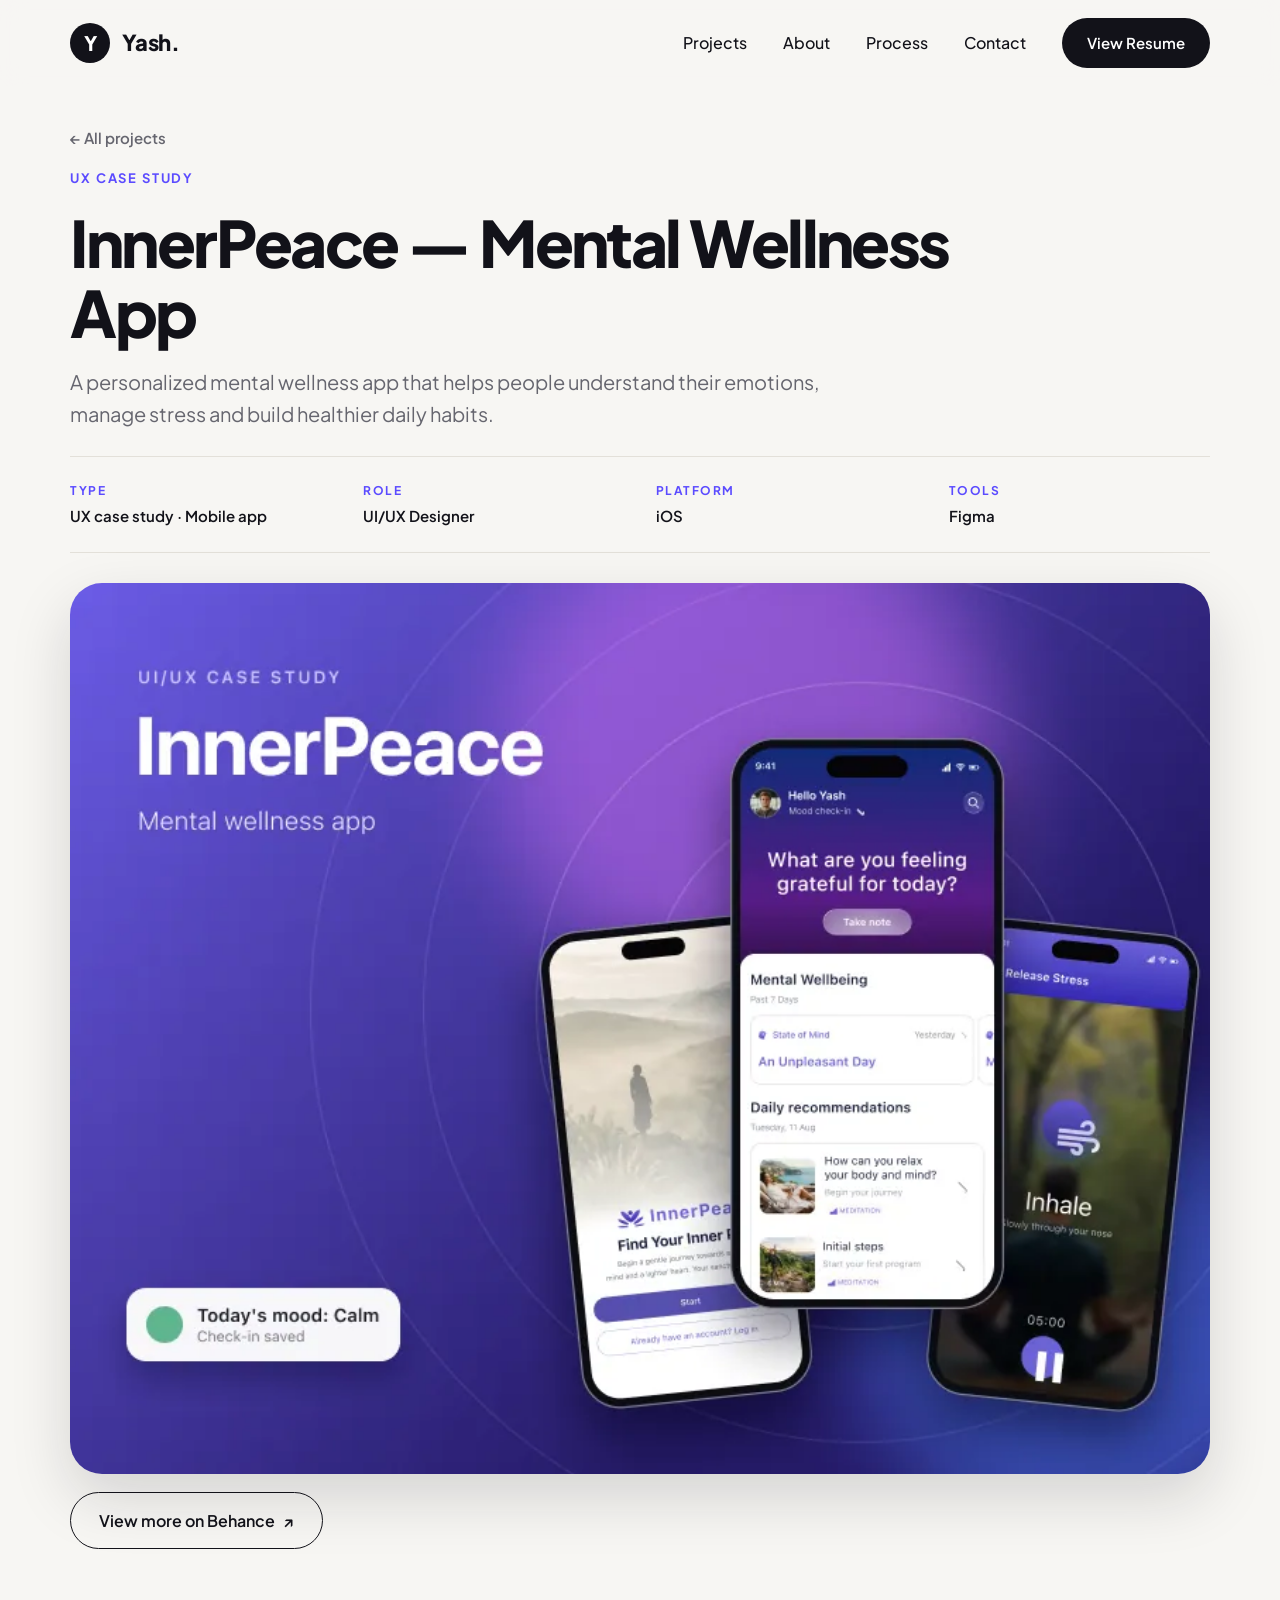
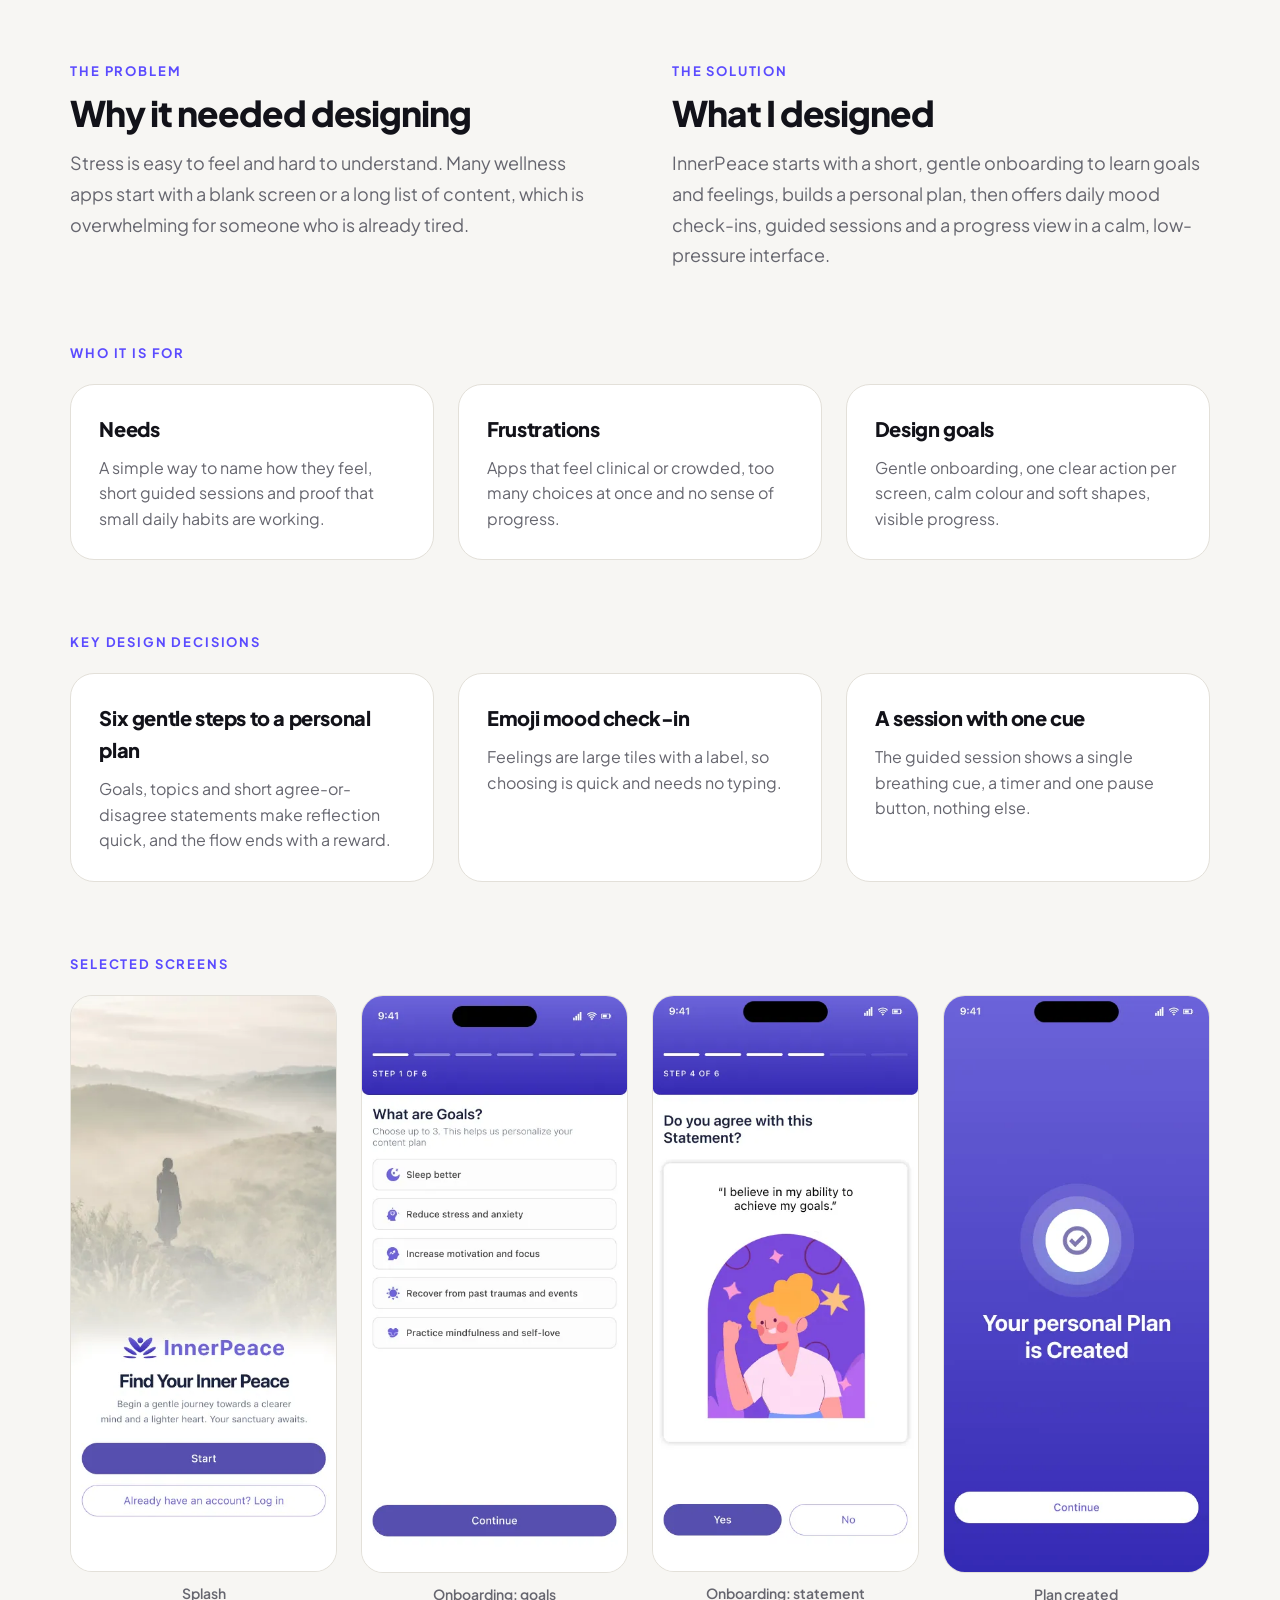
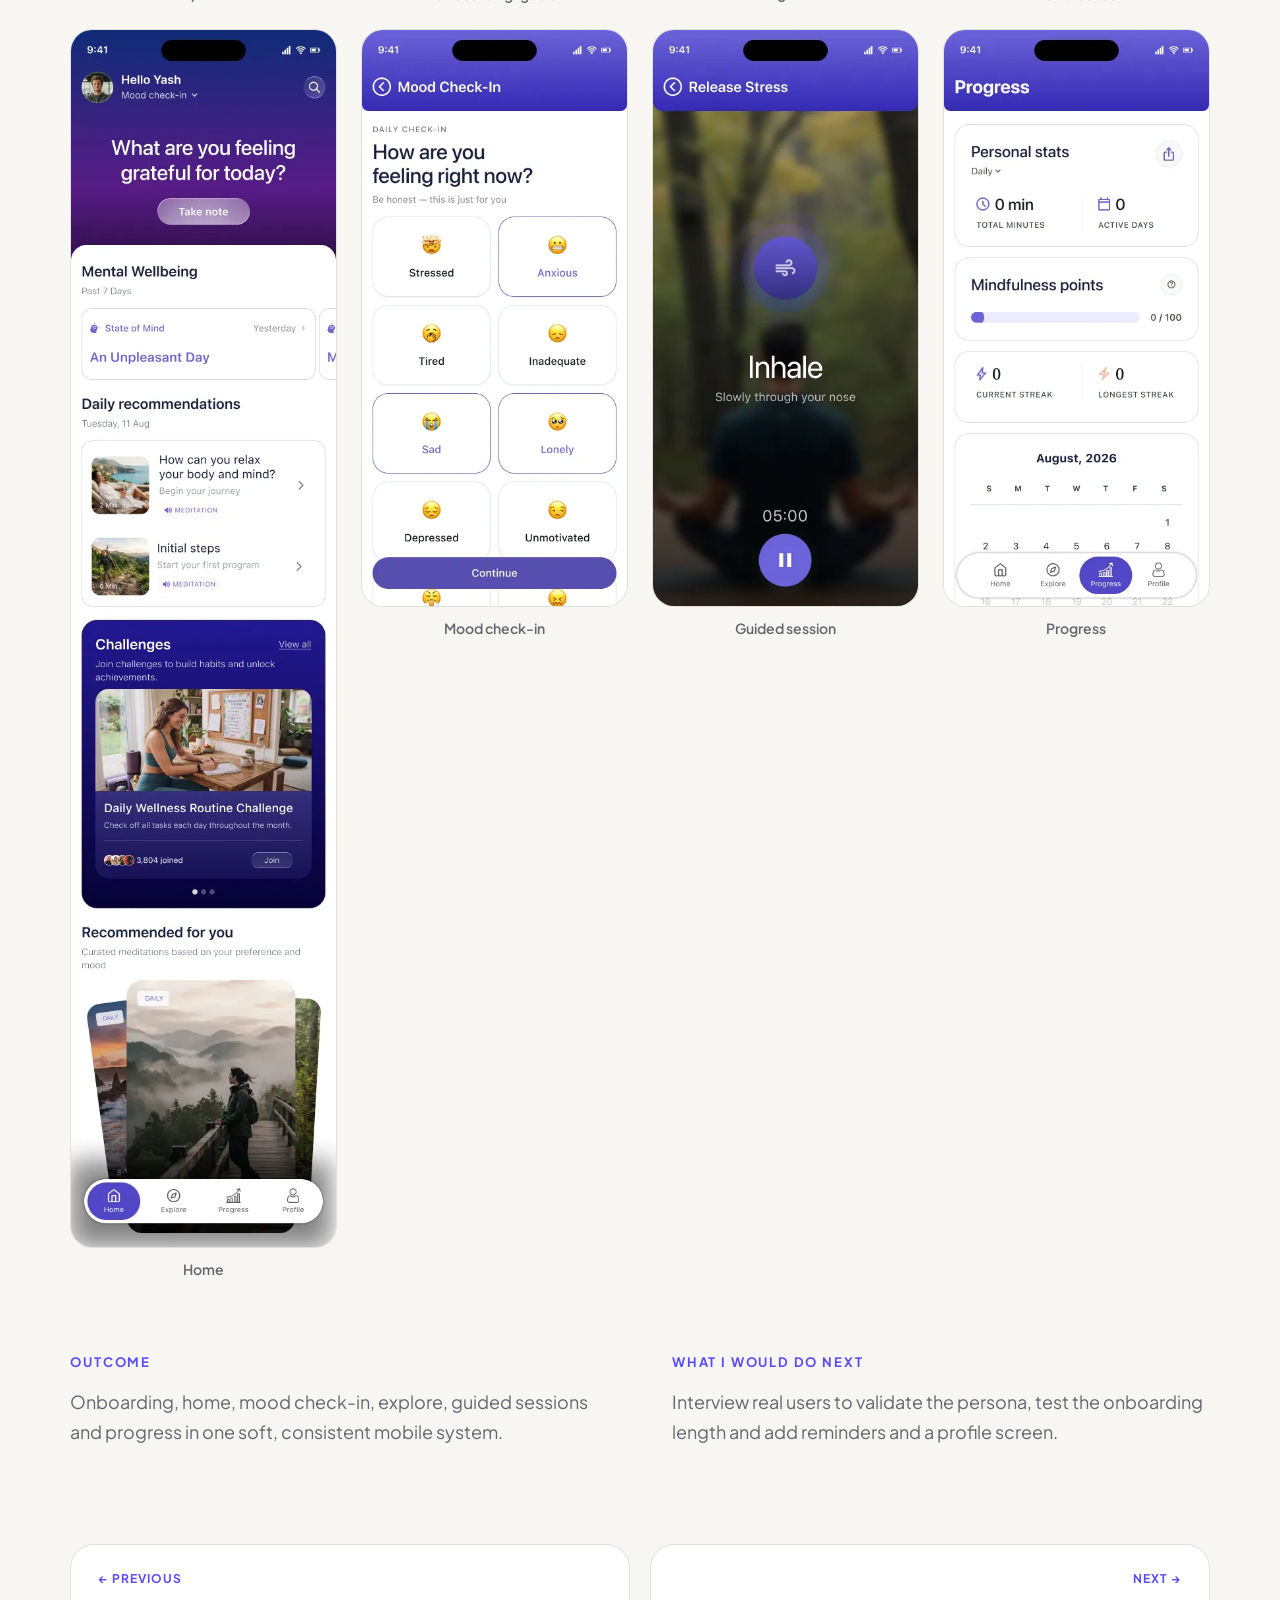
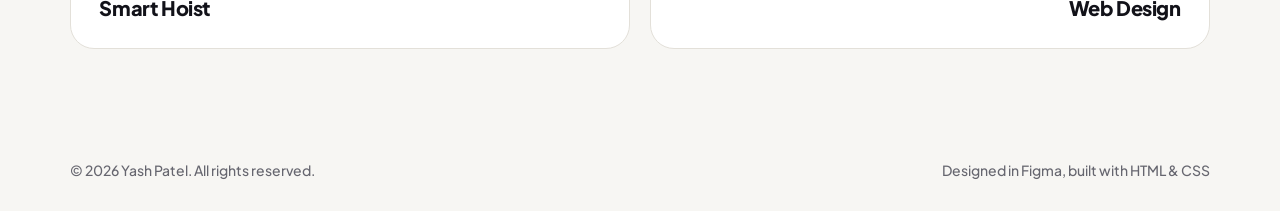
<file: projects/innerpeace.html>
<!doctype html>
<html lang="en">
<head>
  <meta charset="utf-8">
  <meta name="viewport" content="width=device-width, initial-scale=1">
  <title>InnerPeace — Mental Wellness App — Yash Patel</title>
  <meta name="description" content="A personalized mental wellness app that helps people understand their emotions, manage stress and build healthier daily habits.">
  <meta property="og:title" content="InnerPeace — Mental Wellness App — Yash Patel">
  <meta property="og:description" content="A personalized mental wellness app that helps people understand their emotions, manage stress and build healthier daily habits.">
  <meta property="og:image" content="../assets/img/og-image.jpg">
  <link rel="icon" href="../favicon.svg" type="image/svg+xml">
  <link rel="preconnect" href="https://fonts.googleapis.com">
  <link rel="preconnect" href="https://fonts.gstatic.com" crossorigin>
  <link href="https://fonts.googleapis.com/css2?family=Plus+Jakarta+Sans:wght@400;500;600;700;800&display=swap" rel="stylesheet">
  <link rel="stylesheet" href="../styles.css">
  <script>document.documentElement.classList.add('js');</script>
</head>
<body>
  <a class="skip-link" href="#content">Skip to content</a>

  <header class="site-header" id="top">
    <div class="container nav">
      <a class="logo" href="../index.html" aria-label="Yash Patel — home">
        <span class="logo-mark">Y</span>
        <span class="logo-text">Yash.</span>
      </a>
      <nav class="nav-links" id="nav-links" aria-label="Main">
        <a href="../index.html#projects">Projects</a>
        <a href="../index.html#about">About</a>
        <a href="../index.html#process">Process</a>
        <a href="../index.html#contact">Contact</a>
        <a class="btn btn-dark nav-cta" href="../resume.html">View Resume</a>
      </nav>
      <button class="menu-btn" id="menu-btn" aria-label="Open menu" aria-expanded="false" aria-controls="nav-links"><span></span><span></span></button>
    </div>
  </header>

  <main id="content">
    <section class="detail-hero container">
      <a class="back-link" href="../index.html#projects"><span aria-hidden="true">←</span> All projects</a>
      <p class="eyebrow">UX case study</p>
      <h1>InnerPeace — Mental Wellness App</h1>
      <p class="lead">A personalized mental wellness app that helps people understand their emotions, manage stress and build healthier daily habits.</p>
      <dl class="meta-grid"><div><dt>Type</dt><dd>UX case study · Mobile app</dd></div><div><dt>Role</dt><dd>UI/UX Designer</dd></div><div><dt>Platform</dt><dd>iOS</dd></div><div><dt>Tools</dt><dd>Figma</dd></div></dl>
      <figure class="cover"><img src="../assets/img/innerpeace.webp" width="808" height="632" alt="InnerPeace cover" decoding="async"></figure>
      <p><a class="btn btn-outline" href="https://www.behance.net/yashp11" target="_blank" rel="noopener">View more on Behance <span aria-hidden="true">↗</span></a></p>
    </section>

    <section class="section container detail-block">
      <div class="two-col">
        <div class="reveal"><p class="eyebrow">The problem</p><h2>Why it needed designing</h2><p class="prose">Stress is easy to feel and hard to understand. Many wellness apps start with a blank screen or a long list of content, which is overwhelming for someone who is already tired.</p></div>
        <div class="reveal"><p class="eyebrow">The solution</p><h2>What I designed</h2><p class="prose">InnerPeace starts with a short, gentle onboarding to learn goals and feelings, builds a personal plan, then offers daily mood check-ins, guided sessions and a progress view in a calm, low-pressure interface.</p></div>
      </div>
    </section>
    <section class="section container detail-block tight"><p class="eyebrow reveal">Who it is for</p><div class="info-grid"><div class="info-card reveal"><h3>Needs</h3><p>A simple way to name how they feel, short guided sessions and proof that small daily habits are working.</p></div><div class="info-card reveal"><h3>Frustrations</h3><p>Apps that feel clinical or crowded, too many choices at once and no sense of progress.</p></div><div class="info-card reveal"><h3>Design goals</h3><p>Gentle onboarding, one clear action per screen, calm colour and soft shapes, visible progress.</p></div></div></section>
    <section class="section container detail-block tight"><p class="eyebrow reveal">Key design decisions</p><div class="info-grid"><div class="info-card reveal"><h3>Six gentle steps to a personal plan</h3><p>Goals, topics and short agree-or-disagree statements make reflection quick, and the flow ends with a reward.</p></div><div class="info-card reveal"><h3>Emoji mood check-in</h3><p>Feelings are large tiles with a label, so choosing is quick and needs no typing.</p></div><div class="info-card reveal"><h3>A session with one cue</h3><p>The guided session shows a single breathing cue, a timer and one pause button, nothing else.</p></div></div></section>
    <section class="section container detail-block tight"><p class="eyebrow reveal">Selected screens</p>
      <div class="gallery phones"><figure class="reveal"><button class="zoom" type="button" aria-label="Enlarge: Splash"><img src="../assets/img/projects/innerpeace/1-splash.webp" loading="lazy" alt="InnerPeace — Splash" width="402" height="874" decoding="async"></button><figcaption>Splash</figcaption></figure><figure class="reveal"><button class="zoom" type="button" aria-label="Enlarge: Onboarding: goals"><img src="../assets/img/projects/innerpeace/2-intro.webp" loading="lazy" alt="InnerPeace — Onboarding: goals" width="402" height="874" decoding="async"></button><figcaption>Onboarding: goals</figcaption></figure><figure class="reveal"><button class="zoom" type="button" aria-label="Enlarge: Onboarding: statement"><img src="../assets/img/projects/innerpeace/3-statement.webp" loading="lazy" alt="InnerPeace — Onboarding: statement" width="402" height="874" decoding="async"></button><figcaption>Onboarding: statement</figcaption></figure><figure class="reveal"><button class="zoom" type="button" aria-label="Enlarge: Plan created"><img src="../assets/img/projects/innerpeace/4-plan.webp" loading="lazy" alt="InnerPeace — Plan created" width="402" height="874" decoding="async"></button><figcaption>Plan created</figcaption></figure><figure class="reveal"><button class="zoom" type="button" aria-label="Enlarge: Home"><img src="../assets/img/projects/innerpeace/5-home.webp" loading="lazy" alt="InnerPeace — Home" width="402" height="1847" decoding="async"></button><figcaption>Home</figcaption></figure><figure class="reveal"><button class="zoom" type="button" aria-label="Enlarge: Mood check-in"><img src="../assets/img/projects/innerpeace/6-mood.webp" loading="lazy" alt="InnerPeace — Mood check-in" width="402" height="874" decoding="async"></button><figcaption>Mood check-in</figcaption></figure><figure class="reveal"><button class="zoom" type="button" aria-label="Enlarge: Guided session"><img src="../assets/img/projects/innerpeace/7-session.webp" loading="lazy" alt="InnerPeace — Guided session" width="402" height="874" decoding="async"></button><figcaption>Guided session</figcaption></figure><figure class="reveal"><button class="zoom" type="button" aria-label="Enlarge: Progress"><img src="../assets/img/projects/innerpeace/8-progress.webp" loading="lazy" alt="InnerPeace — Progress" width="402" height="874" decoding="async"></button><figcaption>Progress</figcaption></figure></div></section>
    <section class="section container detail-block tight">
      <div class="two-col">
        <div class="reveal"><p class="eyebrow">Outcome</p><p class="prose">Onboarding, home, mood check-in, explore, guided sessions and progress in one soft, consistent mobile system.</p></div>
        <div class="reveal"><p class="eyebrow">What I would do next</p><p class="prose">Interview real users to validate the persona, test the onboarding length and add reminders and a profile screen.</p></div>
      </div>
    </section>

    <nav class="pager container" aria-label="More projects">
      <a href="smart-hoist-system.html"><small>← Previous</small><strong>Smart Hoist</strong></a>
      <a href="web-design.html" class="next"><small>Next →</small><strong>Web Design</strong></a>
    </nav>
  </main>

  <footer class="site-footer container">
    <p>© <span id="year">2026</span> Yash Patel. All rights reserved.</p>
    <p>Designed in Figma, built with HTML &amp; CSS</p>
  </footer>
  <script src="../script.js"></script>
</body>
</html>
</file>
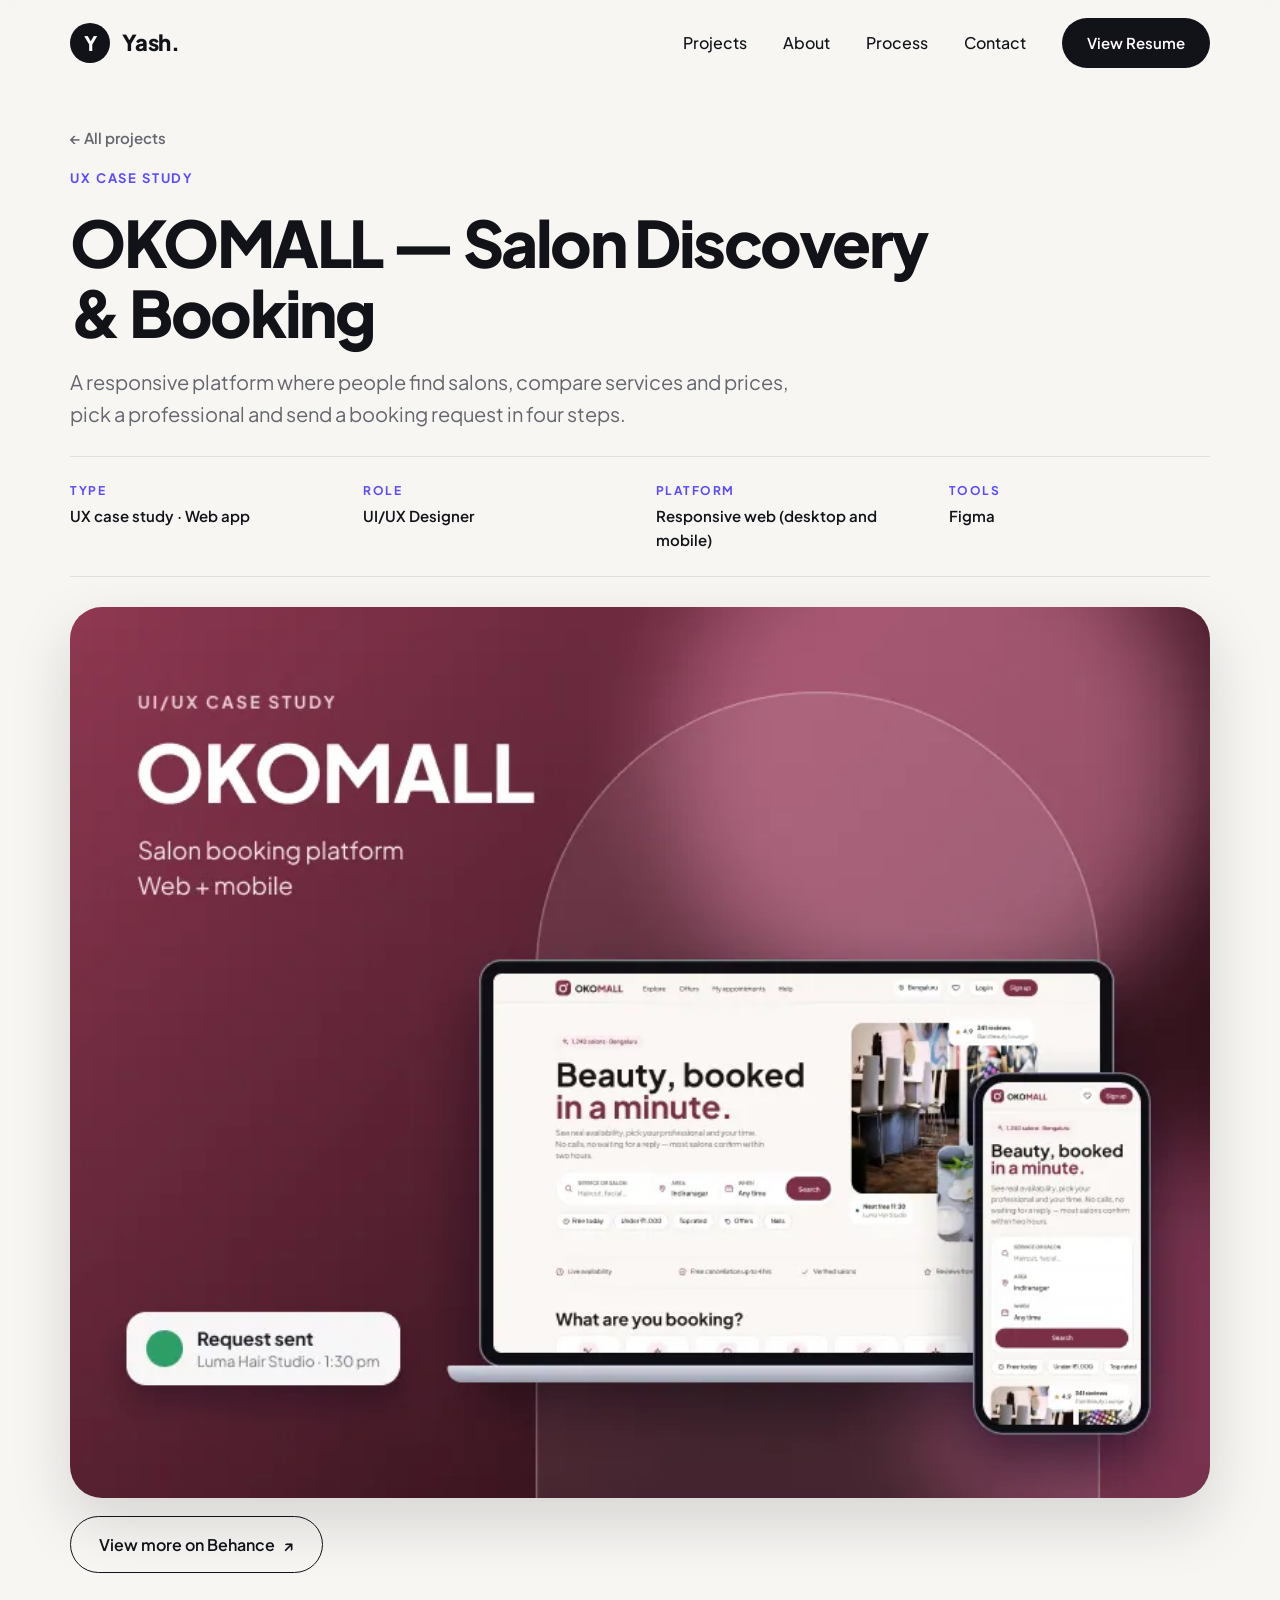
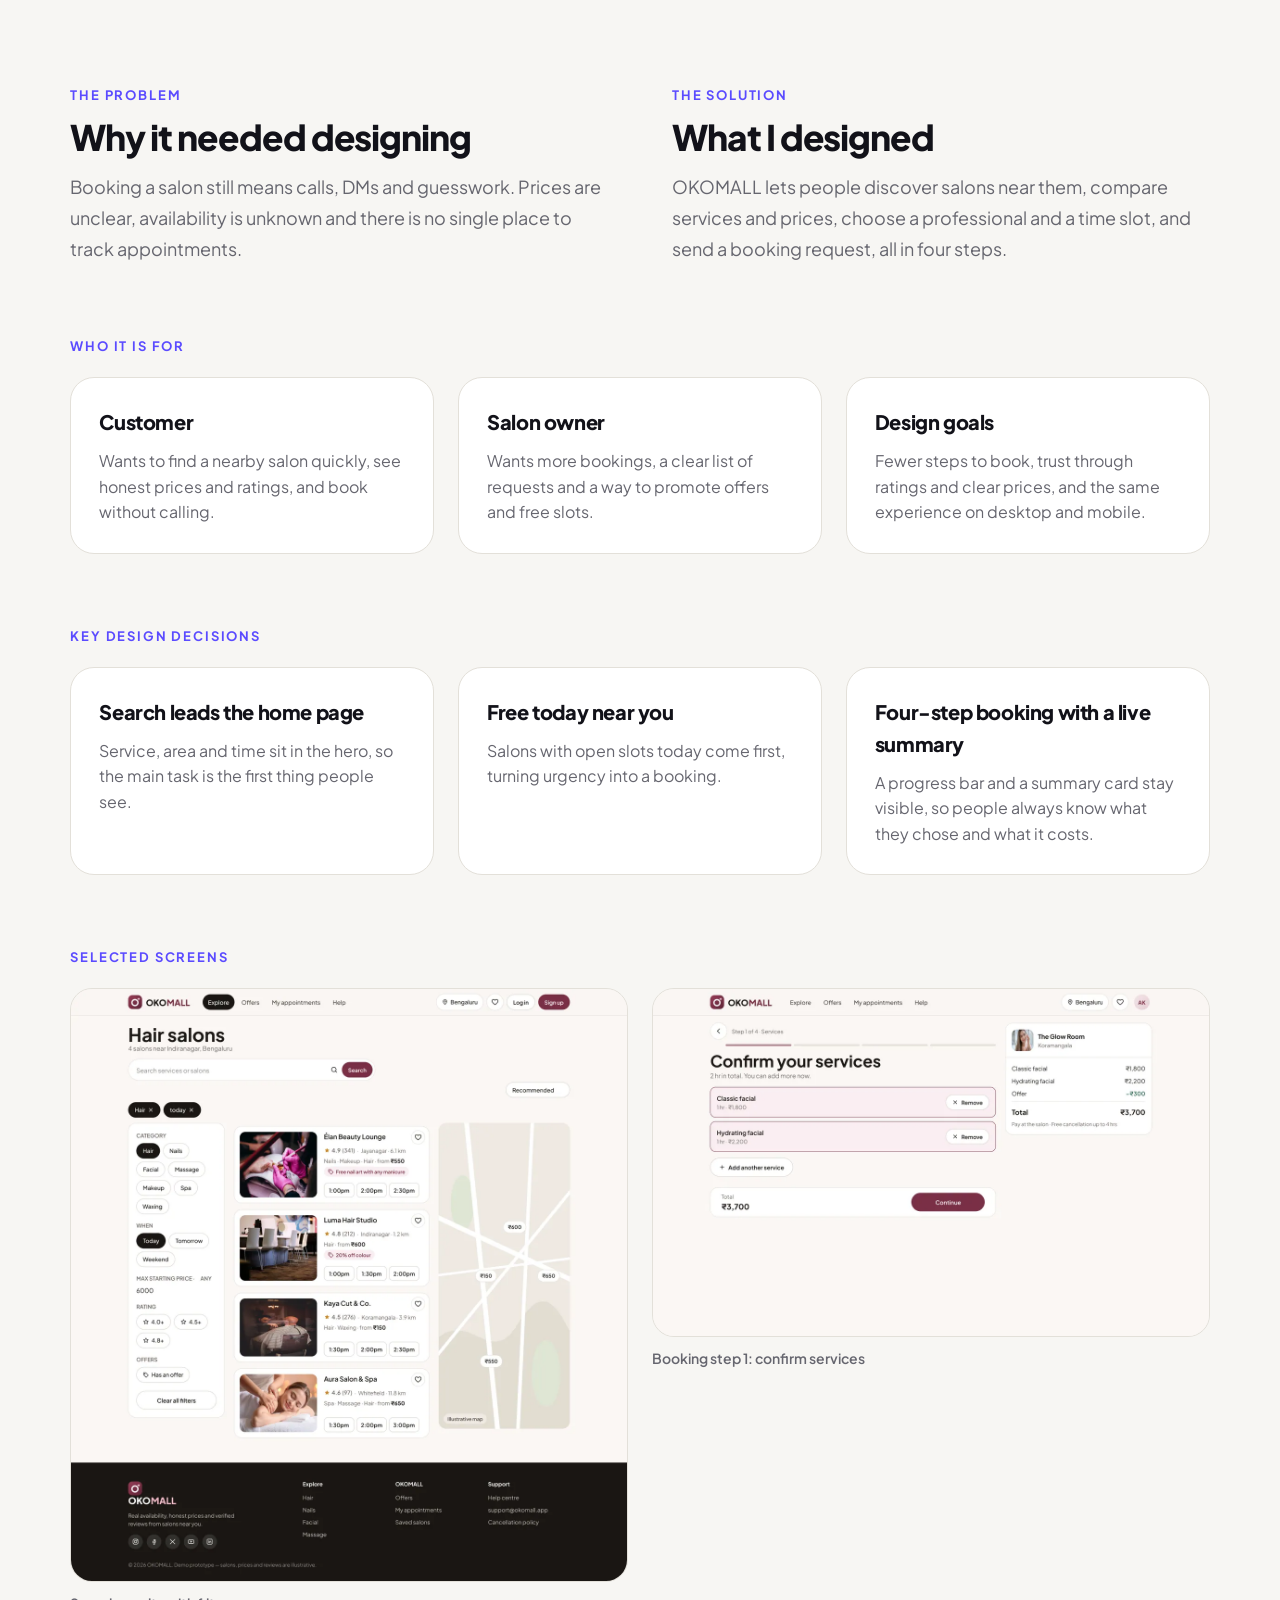
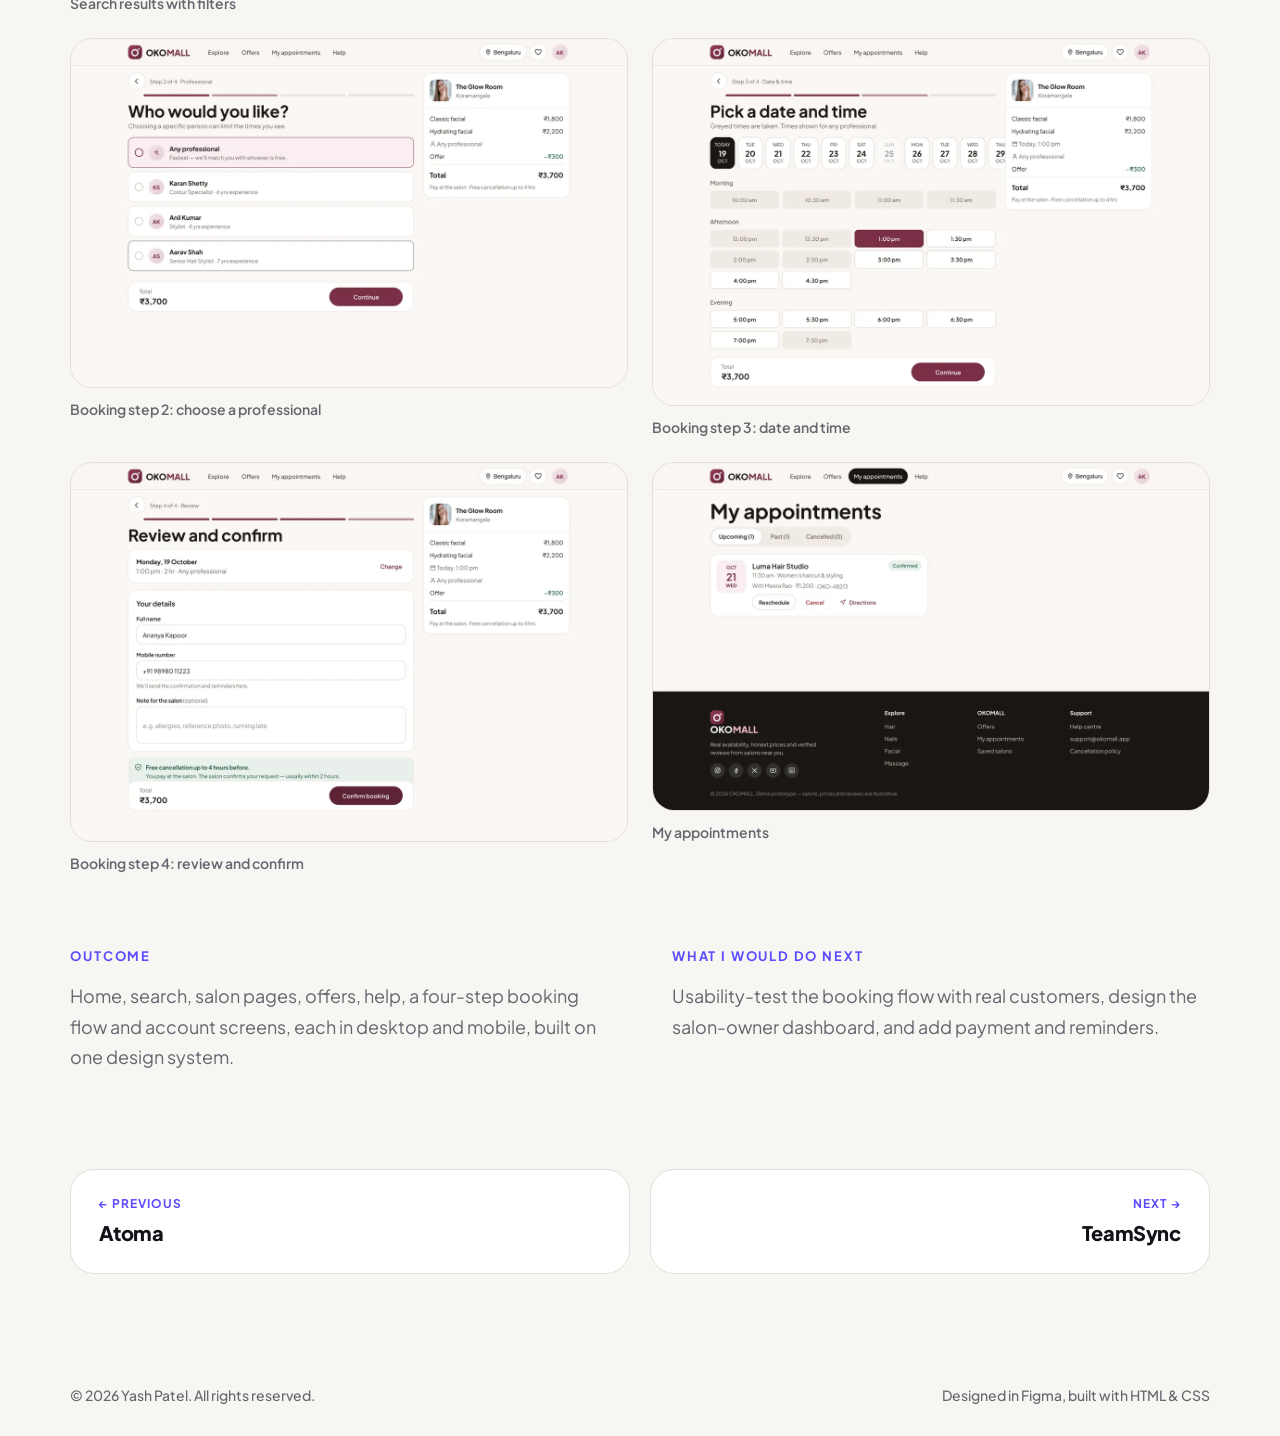
<file: projects/okomall.html>
<!doctype html>
<html lang="en">
<head>
  <meta charset="utf-8">
  <meta name="viewport" content="width=device-width, initial-scale=1">
  <title>OKOMALL — Salon Discovery &amp; Booking — Yash Patel</title>
  <meta name="description" content="A responsive platform where people find salons, compare services and prices, pick a professional and send a booking request in four steps.">
  <meta property="og:title" content="OKOMALL — Salon Discovery &amp; Booking — Yash Patel">
  <meta property="og:description" content="A responsive platform where people find salons, compare services and prices, pick a professional and send a booking request in four steps.">
  <meta property="og:image" content="../assets/img/og-image.jpg">
  <link rel="icon" href="../favicon.svg" type="image/svg+xml">
  <link rel="preconnect" href="https://fonts.googleapis.com">
  <link rel="preconnect" href="https://fonts.gstatic.com" crossorigin>
  <link href="https://fonts.googleapis.com/css2?family=Plus+Jakarta+Sans:wght@400;500;600;700;800&display=swap" rel="stylesheet">
  <link rel="stylesheet" href="../styles.css">
  <script>document.documentElement.classList.add('js');</script>
</head>
<body>
  <a class="skip-link" href="#content">Skip to content</a>

  <header class="site-header" id="top">
    <div class="container nav">
      <a class="logo" href="../index.html" aria-label="Yash Patel — home">
        <span class="logo-mark">Y</span>
        <span class="logo-text">Yash.</span>
      </a>
      <nav class="nav-links" id="nav-links" aria-label="Main">
        <a href="../index.html#projects">Projects</a>
        <a href="../index.html#about">About</a>
        <a href="../index.html#process">Process</a>
        <a href="../index.html#contact">Contact</a>
        <a class="btn btn-dark nav-cta" href="../resume.html">View Resume</a>
      </nav>
      <button class="menu-btn" id="menu-btn" aria-label="Open menu" aria-expanded="false" aria-controls="nav-links"><span></span><span></span></button>
    </div>
  </header>

  <main id="content">
    <section class="detail-hero container">
      <a class="back-link" href="../index.html#projects"><span aria-hidden="true">←</span> All projects</a>
      <p class="eyebrow">UX case study</p>
      <h1>OKOMALL — Salon Discovery &amp; Booking</h1>
      <p class="lead">A responsive platform where people find salons, compare services and prices, pick a professional and send a booking request in four steps.</p>
      <dl class="meta-grid"><div><dt>Type</dt><dd>UX case study · Web app</dd></div><div><dt>Role</dt><dd>UI/UX Designer</dd></div><div><dt>Platform</dt><dd>Responsive web (desktop and mobile)</dd></div><div><dt>Tools</dt><dd>Figma</dd></div></dl>
      <figure class="cover"><img src="../assets/img/okomall.webp" width="808" height="632" alt="OKOMALL cover" decoding="async"></figure>
      <p><a class="btn btn-outline" href="https://www.behance.net/yashp11" target="_blank" rel="noopener">View more on Behance <span aria-hidden="true">↗</span></a></p>
    </section>

    <section class="section container detail-block">
      <div class="two-col">
        <div class="reveal"><p class="eyebrow">The problem</p><h2>Why it needed designing</h2><p class="prose">Booking a salon still means calls, DMs and guesswork. Prices are unclear, availability is unknown and there is no single place to track appointments.</p></div>
        <div class="reveal"><p class="eyebrow">The solution</p><h2>What I designed</h2><p class="prose">OKOMALL lets people discover salons near them, compare services and prices, choose a professional and a time slot, and send a booking request, all in four steps.</p></div>
      </div>
    </section>
    <section class="section container detail-block tight"><p class="eyebrow reveal">Who it is for</p><div class="info-grid"><div class="info-card reveal"><h3>Customer</h3><p>Wants to find a nearby salon quickly, see honest prices and ratings, and book without calling.</p></div><div class="info-card reveal"><h3>Salon owner</h3><p>Wants more bookings, a clear list of requests and a way to promote offers and free slots.</p></div><div class="info-card reveal"><h3>Design goals</h3><p>Fewer steps to book, trust through ratings and clear prices, and the same experience on desktop and mobile.</p></div></div></section>
    <section class="section container detail-block tight"><p class="eyebrow reveal">Key design decisions</p><div class="info-grid"><div class="info-card reveal"><h3>Search leads the home page</h3><p>Service, area and time sit in the hero, so the main task is the first thing people see.</p></div><div class="info-card reveal"><h3>Free today near you</h3><p>Salons with open slots today come first, turning urgency into a booking.</p></div><div class="info-card reveal"><h3>Four-step booking with a live summary</h3><p>A progress bar and a summary card stay visible, so people always know what they chose and what it costs.</p></div></div></section>
    <section class="section container detail-block tight"><p class="eyebrow reveal">Selected screens</p>
      <div class="gallery wide"><figure class="reveal"><button class="zoom" type="button" aria-label="Enlarge: Search results with filters"><img src="../assets/img/projects/okomall/1-search.webp" loading="lazy" alt="OKOMALL — Search results with filters" width="1200" height="1278" decoding="async"></button><figcaption>Search results with filters</figcaption></figure><figure class="reveal"><button class="zoom" type="button" aria-label="Enlarge: Booking step 1: confirm services"><img src="../assets/img/projects/okomall/2-step1.webp" loading="lazy" alt="OKOMALL — Booking step 1: confirm services" width="1200" height="750" decoding="async"></button><figcaption>Booking step 1: confirm services</figcaption></figure><figure class="reveal"><button class="zoom" type="button" aria-label="Enlarge: Booking step 2: choose a professional"><img src="../assets/img/projects/okomall/3-step2.webp" loading="lazy" alt="OKOMALL — Booking step 2: choose a professional" width="1200" height="750" decoding="async"></button><figcaption>Booking step 2: choose a professional</figcaption></figure><figure class="reveal"><button class="zoom" type="button" aria-label="Enlarge: Booking step 3: date and time"><img src="../assets/img/projects/okomall/4-step3.webp" loading="lazy" alt="OKOMALL — Booking step 3: date and time" width="1200" height="789" decoding="async"></button><figcaption>Booking step 3: date and time</figcaption></figure><figure class="reveal"><button class="zoom" type="button" aria-label="Enlarge: Booking step 4: review and confirm"><img src="../assets/img/projects/okomall/5-step4.webp" loading="lazy" alt="OKOMALL — Booking step 4: review and confirm" width="1200" height="816" decoding="async"></button><figcaption>Booking step 4: review and confirm</figcaption></figure><figure class="reveal"><button class="zoom" type="button" aria-label="Enlarge: My appointments"><img src="../assets/img/projects/okomall/6-appointments.webp" loading="lazy" alt="OKOMALL — My appointments" width="1200" height="750" decoding="async"></button><figcaption>My appointments</figcaption></figure></div></section>
    <section class="section container detail-block tight">
      <div class="two-col">
        <div class="reveal"><p class="eyebrow">Outcome</p><p class="prose">Home, search, salon pages, offers, help, a four-step booking flow and account screens, each in desktop and mobile, built on one design system.</p></div>
        <div class="reveal"><p class="eyebrow">What I would do next</p><p class="prose">Usability-test the booking flow with real customers, design the salon-owner dashboard, and add payment and reminders.</p></div>
      </div>
    </section>

    <nav class="pager container" aria-label="More projects">
      <a href="atoma.html"><small>← Previous</small><strong>Atoma</strong></a>
      <a href="teamsync.html" class="next"><small>Next →</small><strong>TeamSync</strong></a>
    </nav>
  </main>

  <footer class="site-footer container">
    <p>© <span id="year">2026</span> Yash Patel. All rights reserved.</p>
    <p>Designed in Figma, built with HTML &amp; CSS</p>
  </footer>
  <script src="../script.js"></script>
</body>
</html>
</file>
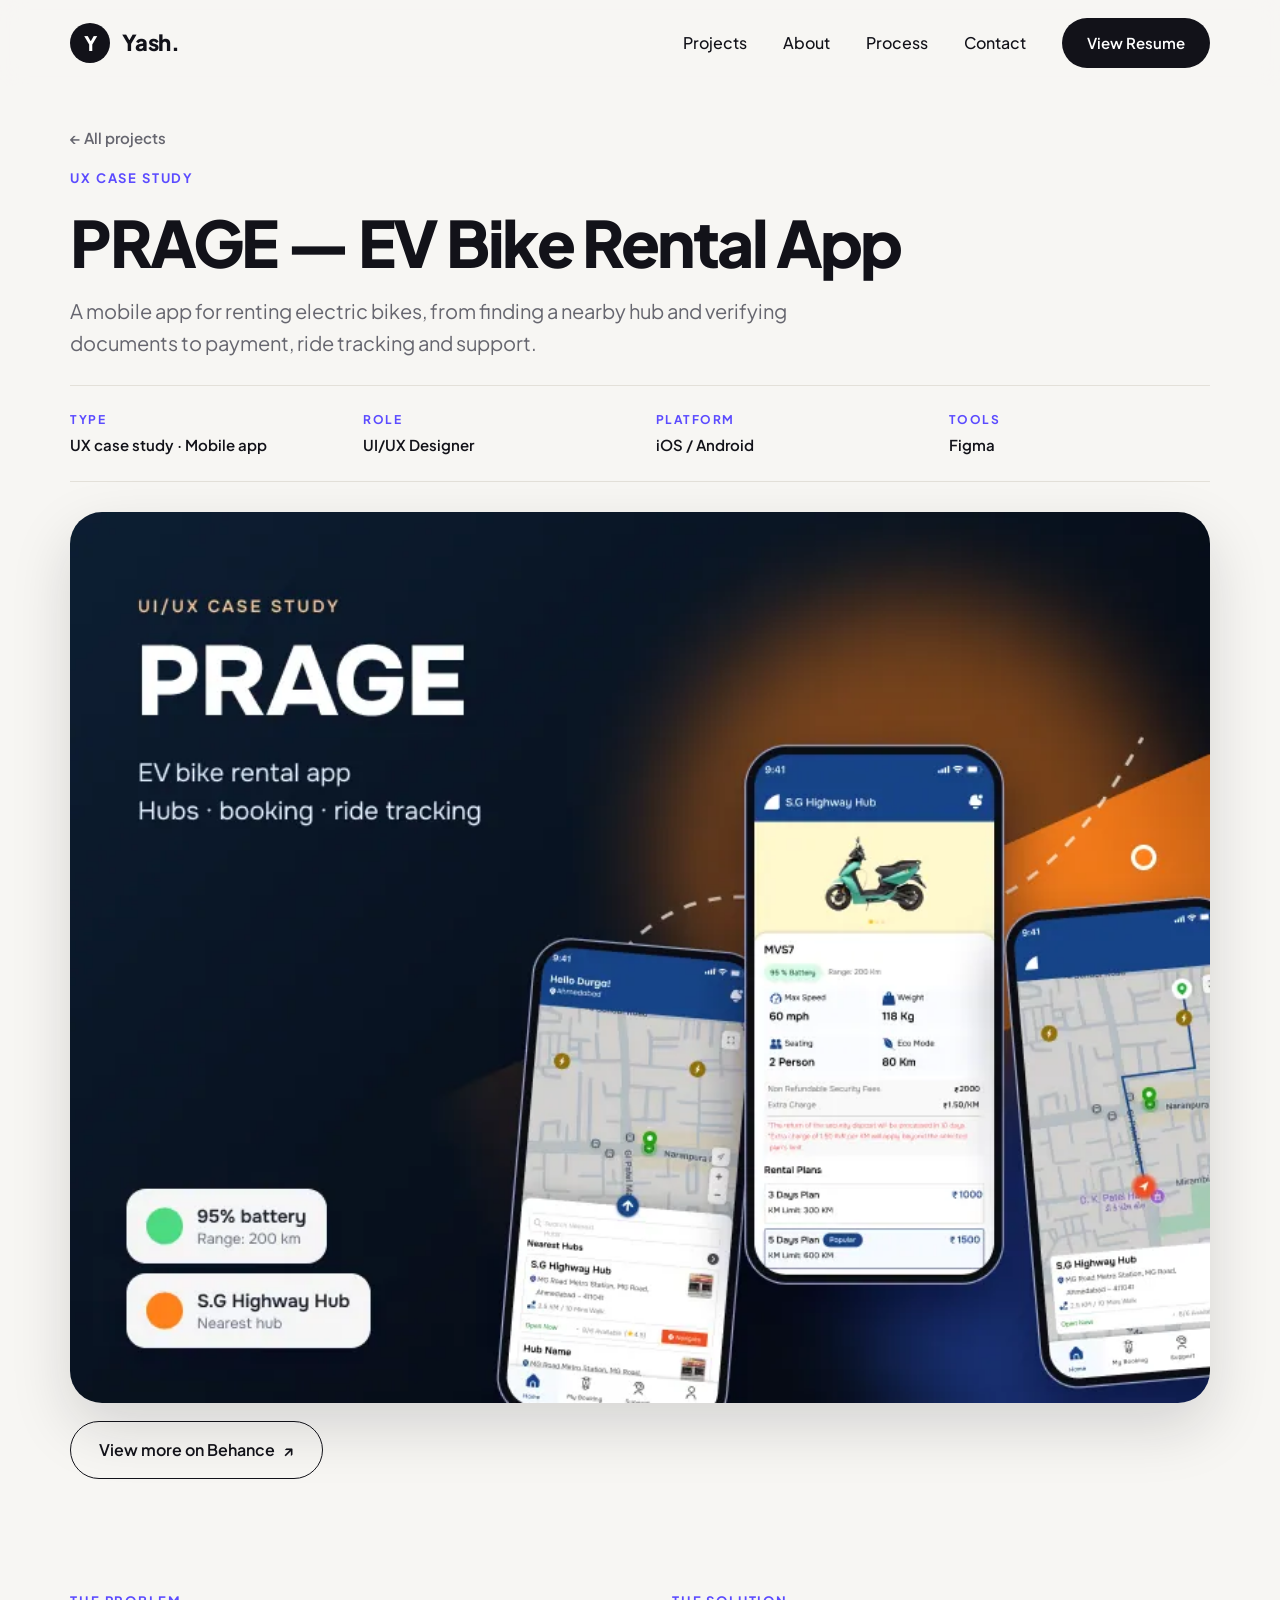
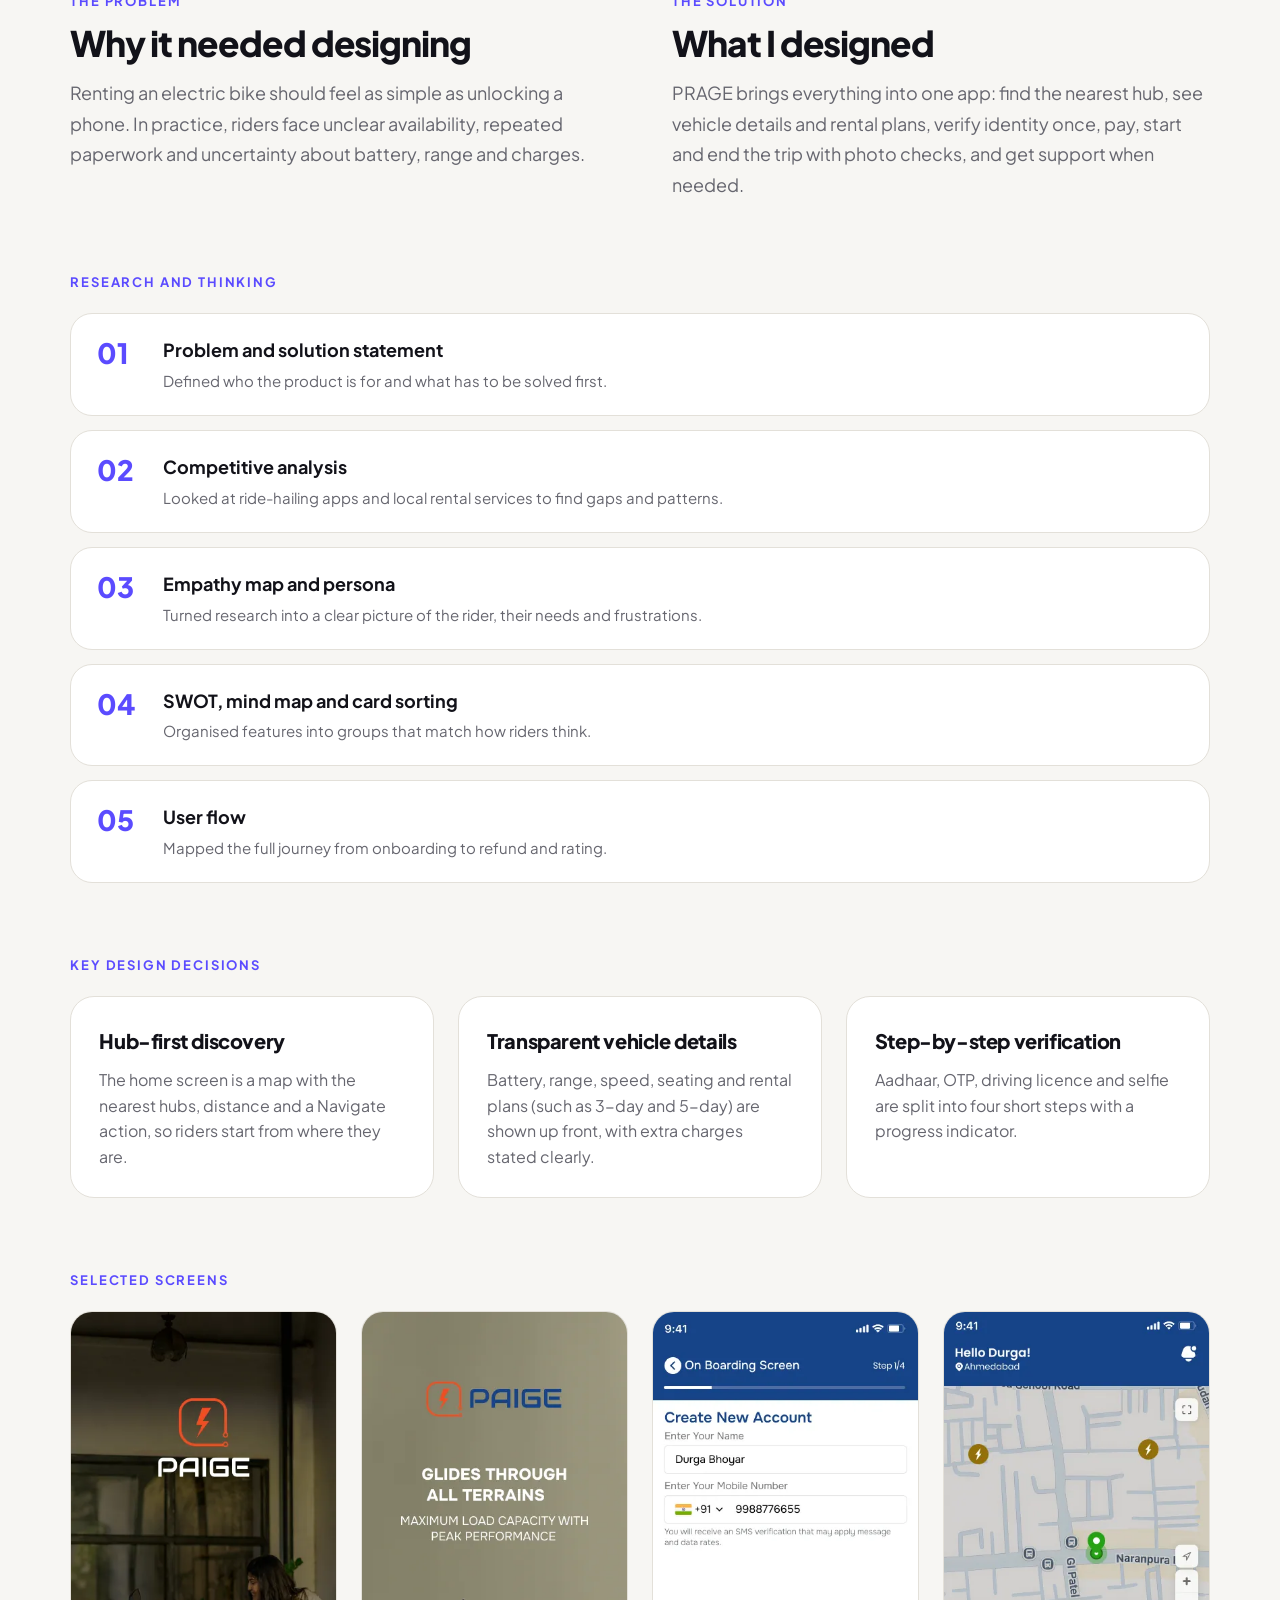
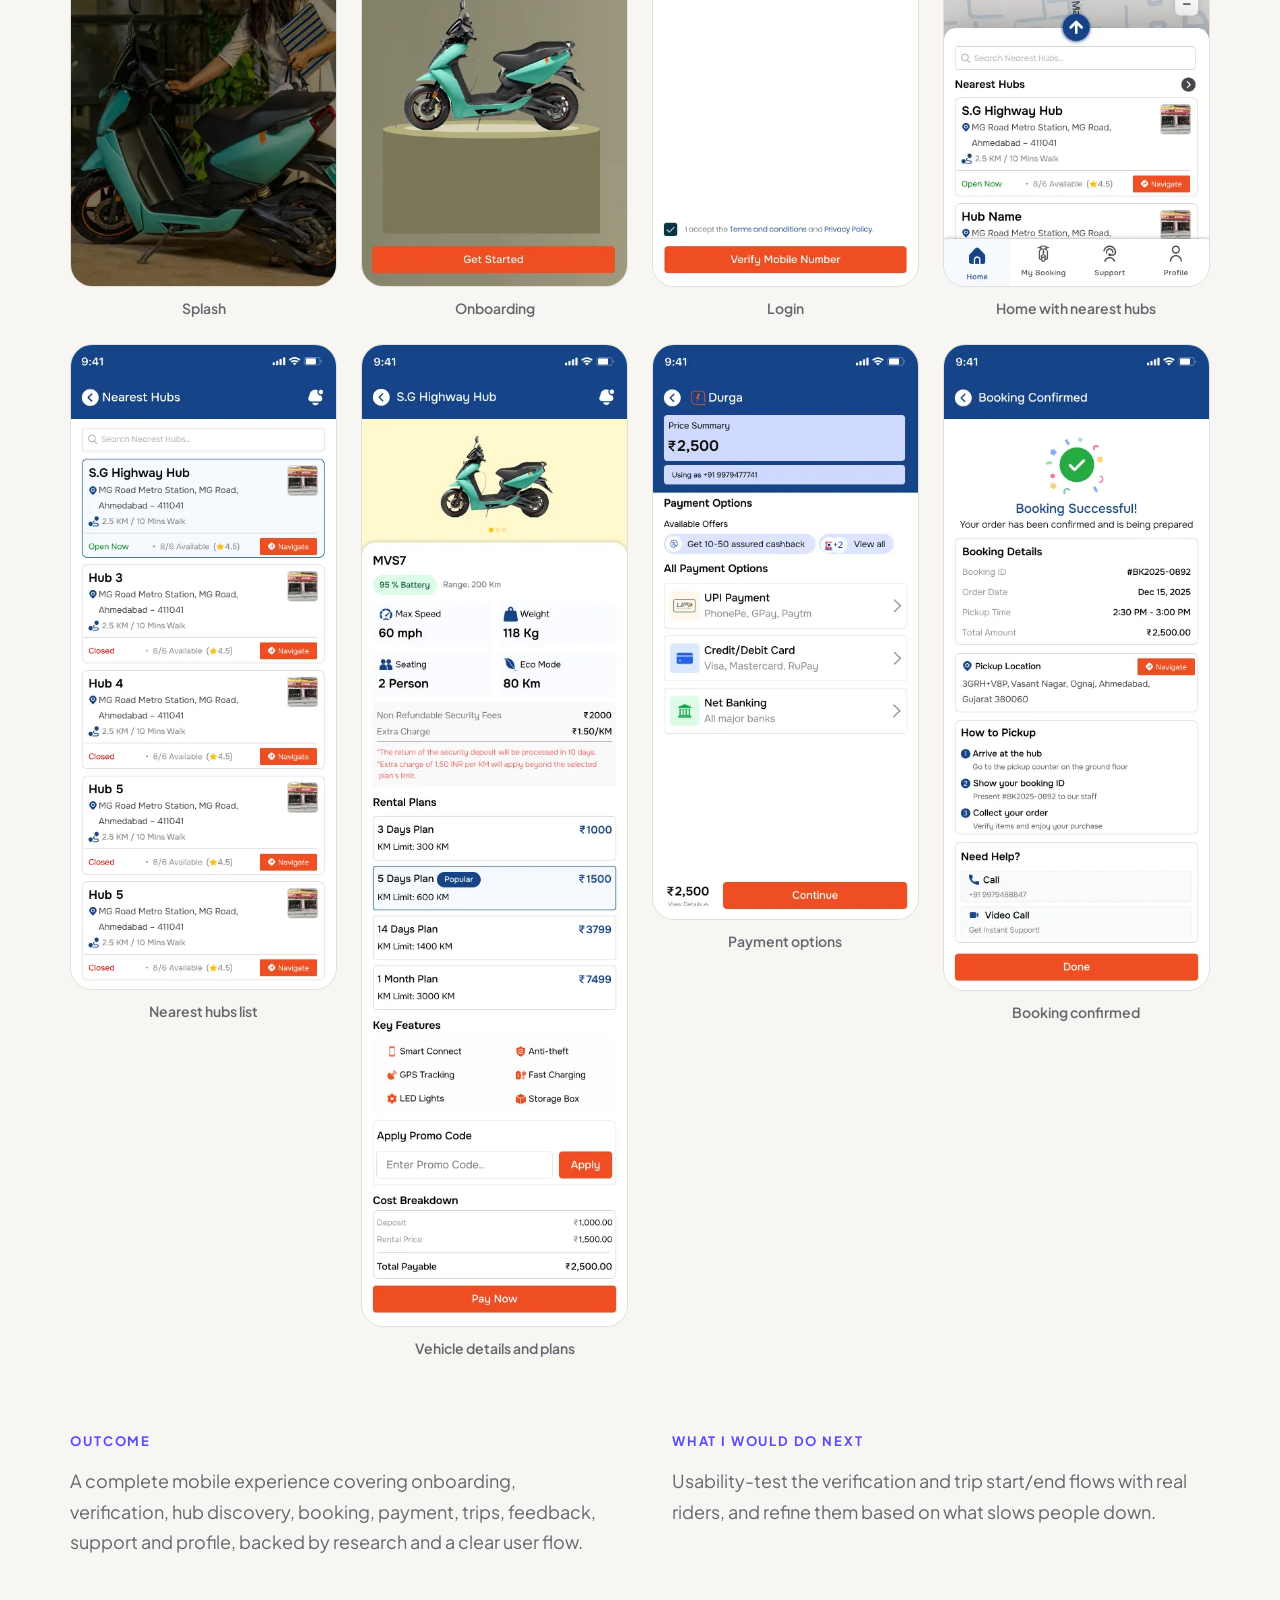
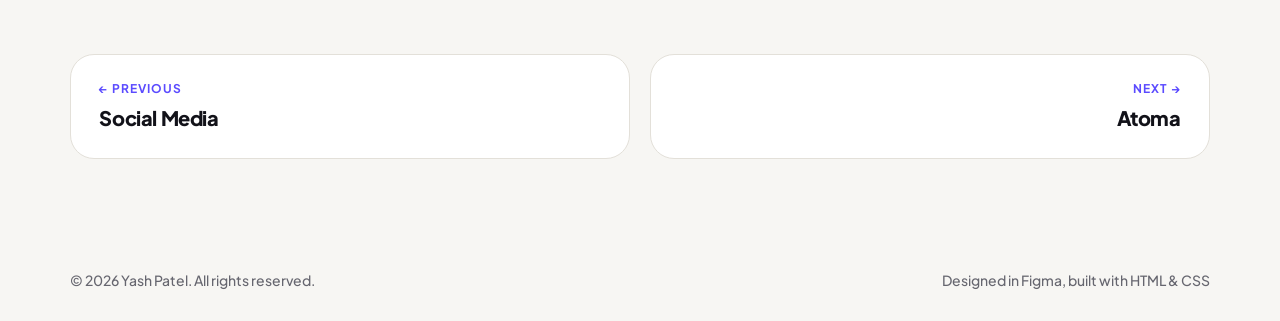
<file: projects/prage.html>
<!doctype html>
<html lang="en">
<head>
  <meta charset="utf-8">
  <meta name="viewport" content="width=device-width, initial-scale=1">
  <title>PRAGE — EV Bike Rental App — Yash Patel</title>
  <meta name="description" content="A mobile app for renting electric bikes, from finding a nearby hub and verifying documents to payment, ride tracking and support.">
  <meta property="og:title" content="PRAGE — EV Bike Rental App — Yash Patel">
  <meta property="og:description" content="A mobile app for renting electric bikes, from finding a nearby hub and verifying documents to payment, ride tracking and support.">
  <meta property="og:image" content="../assets/img/og-image.jpg">
  <link rel="icon" href="../favicon.svg" type="image/svg+xml">
  <link rel="preconnect" href="https://fonts.googleapis.com">
  <link rel="preconnect" href="https://fonts.gstatic.com" crossorigin>
  <link href="https://fonts.googleapis.com/css2?family=Plus+Jakarta+Sans:wght@400;500;600;700;800&display=swap" rel="stylesheet">
  <link rel="stylesheet" href="../styles.css">
  <script>document.documentElement.classList.add('js');</script>
</head>
<body>
  <a class="skip-link" href="#content">Skip to content</a>

  <header class="site-header" id="top">
    <div class="container nav">
      <a class="logo" href="../index.html" aria-label="Yash Patel — home">
        <span class="logo-mark">Y</span>
        <span class="logo-text">Yash.</span>
      </a>
      <nav class="nav-links" id="nav-links" aria-label="Main">
        <a href="../index.html#projects">Projects</a>
        <a href="../index.html#about">About</a>
        <a href="../index.html#process">Process</a>
        <a href="../index.html#contact">Contact</a>
        <a class="btn btn-dark nav-cta" href="../resume.html">View Resume</a>
      </nav>
      <button class="menu-btn" id="menu-btn" aria-label="Open menu" aria-expanded="false" aria-controls="nav-links"><span></span><span></span></button>
    </div>
  </header>

  <main id="content">
    <section class="detail-hero container">
      <a class="back-link" href="../index.html#projects"><span aria-hidden="true">←</span> All projects</a>
      <p class="eyebrow">UX case study</p>
      <h1>PRAGE — EV Bike Rental App</h1>
      <p class="lead">A mobile app for renting electric bikes, from finding a nearby hub and verifying documents to payment, ride tracking and support.</p>
      <dl class="meta-grid"><div><dt>Type</dt><dd>UX case study · Mobile app</dd></div><div><dt>Role</dt><dd>UI/UX Designer</dd></div><div><dt>Platform</dt><dd>iOS / Android</dd></div><div><dt>Tools</dt><dd>Figma</dd></div></dl>
      <figure class="cover"><img src="../assets/img/prage.webp" width="808" height="632" alt="PRAGE cover" decoding="async"></figure>
      <p><a class="btn btn-outline" href="https://www.behance.net/yashp11" target="_blank" rel="noopener">View more on Behance <span aria-hidden="true">↗</span></a></p>
    </section>

    <section class="section container detail-block">
      <div class="two-col">
        <div class="reveal"><p class="eyebrow">The problem</p><h2>Why it needed designing</h2><p class="prose">Renting an electric bike should feel as simple as unlocking a phone. In practice, riders face unclear availability, repeated paperwork and uncertainty about battery, range and charges.</p></div>
        <div class="reveal"><p class="eyebrow">The solution</p><h2>What I designed</h2><p class="prose">PRAGE brings everything into one app: find the nearest hub, see vehicle details and rental plans, verify identity once, pay, start and end the trip with photo checks, and get support when needed.</p></div>
      </div>
    </section>
    <section class="section container detail-block tight"><p class="eyebrow reveal">Research and thinking</p>
      <ol class="process-list"><li class="reveal"><span>01</span><div><h3>Problem and solution statement</h3><p>Defined who the product is for and what has to be solved first.</p></div></li><li class="reveal"><span>02</span><div><h3>Competitive analysis</h3><p>Looked at ride-hailing apps and local rental services to find gaps and patterns.</p></div></li><li class="reveal"><span>03</span><div><h3>Empathy map and persona</h3><p>Turned research into a clear picture of the rider, their needs and frustrations.</p></div></li><li class="reveal"><span>04</span><div><h3>SWOT, mind map and card sorting</h3><p>Organised features into groups that match how riders think.</p></div></li><li class="reveal"><span>05</span><div><h3>User flow</h3><p>Mapped the full journey from onboarding to refund and rating.</p></div></li></ol></section>
    <section class="section container detail-block tight"><p class="eyebrow reveal">Key design decisions</p><div class="info-grid"><div class="info-card reveal"><h3>Hub-first discovery</h3><p>The home screen is a map with the nearest hubs, distance and a Navigate action, so riders start from where they are.</p></div><div class="info-card reveal"><h3>Transparent vehicle details</h3><p>Battery, range, speed, seating and rental plans (such as 3-day and 5-day) are shown up front, with extra charges stated clearly.</p></div><div class="info-card reveal"><h3>Step-by-step verification</h3><p>Aadhaar, OTP, driving licence and selfie are split into four short steps with a progress indicator.</p></div></div></section>
    <section class="section container detail-block tight"><p class="eyebrow reveal">Selected screens</p>
      <div class="gallery phones"><figure class="reveal"><button class="zoom" type="button" aria-label="Enlarge: Splash"><img src="../assets/img/projects/prage/1-splash.webp" loading="lazy" alt="PRAGE — Splash" width="393" height="852" decoding="async"></button><figcaption>Splash</figcaption></figure><figure class="reveal"><button class="zoom" type="button" aria-label="Enlarge: Onboarding"><img src="../assets/img/projects/prage/2-intro.webp" loading="lazy" alt="PRAGE — Onboarding" width="393" height="852" decoding="async"></button><figcaption>Onboarding</figcaption></figure><figure class="reveal"><button class="zoom" type="button" aria-label="Enlarge: Login"><img src="../assets/img/projects/prage/3-login.webp" loading="lazy" alt="PRAGE — Login" width="393" height="852" decoding="async"></button><figcaption>Login</figcaption></figure><figure class="reveal"><button class="zoom" type="button" aria-label="Enlarge: Home with nearest hubs"><img src="../assets/img/projects/prage/4-home.webp" loading="lazy" alt="PRAGE — Home with nearest hubs" width="393" height="852" decoding="async"></button><figcaption>Home with nearest hubs</figcaption></figure><figure class="reveal"><button class="zoom" type="button" aria-label="Enlarge: Nearest hubs list"><img src="../assets/img/projects/prage/5-hubs.webp" loading="lazy" alt="PRAGE — Nearest hubs list" width="393" height="957" decoding="async"></button><figcaption>Nearest hubs list</figcaption></figure><figure class="reveal"><button class="zoom" type="button" aria-label="Enlarge: Vehicle details and plans"><img src="../assets/img/projects/prage/6-vehicle.webp" loading="lazy" alt="PRAGE — Vehicle details and plans" width="393" height="1456" decoding="async"></button><figcaption>Vehicle details and plans</figcaption></figure><figure class="reveal"><button class="zoom" type="button" aria-label="Enlarge: Payment options"><img src="../assets/img/projects/prage/7-payment.webp" loading="lazy" alt="PRAGE — Payment options" width="393" height="852" decoding="async"></button><figcaption>Payment options</figcaption></figure><figure class="reveal"><button class="zoom" type="button" aria-label="Enlarge: Booking confirmed"><img src="../assets/img/projects/prage/8-confirmed.webp" loading="lazy" alt="PRAGE — Booking confirmed" width="393" height="957" decoding="async"></button><figcaption>Booking confirmed</figcaption></figure></div></section>
    <section class="section container detail-block tight">
      <div class="two-col">
        <div class="reveal"><p class="eyebrow">Outcome</p><p class="prose">A complete mobile experience covering onboarding, verification, hub discovery, booking, payment, trips, feedback, support and profile, backed by research and a clear user flow.</p></div>
        <div class="reveal"><p class="eyebrow">What I would do next</p><p class="prose">Usability-test the verification and trip start/end flows with real riders, and refine them based on what slows people down.</p></div>
      </div>
    </section>

    <nav class="pager container" aria-label="More projects">
      <a href="social-media-design.html"><small>← Previous</small><strong>Social Media</strong></a>
      <a href="atoma.html" class="next"><small>Next →</small><strong>Atoma</strong></a>
    </nav>
  </main>

  <footer class="site-footer container">
    <p>© <span id="year">2026</span> Yash Patel. All rights reserved.</p>
    <p>Designed in Figma, built with HTML &amp; CSS</p>
  </footer>
  <script src="../script.js"></script>
</body>
</html>
</file>
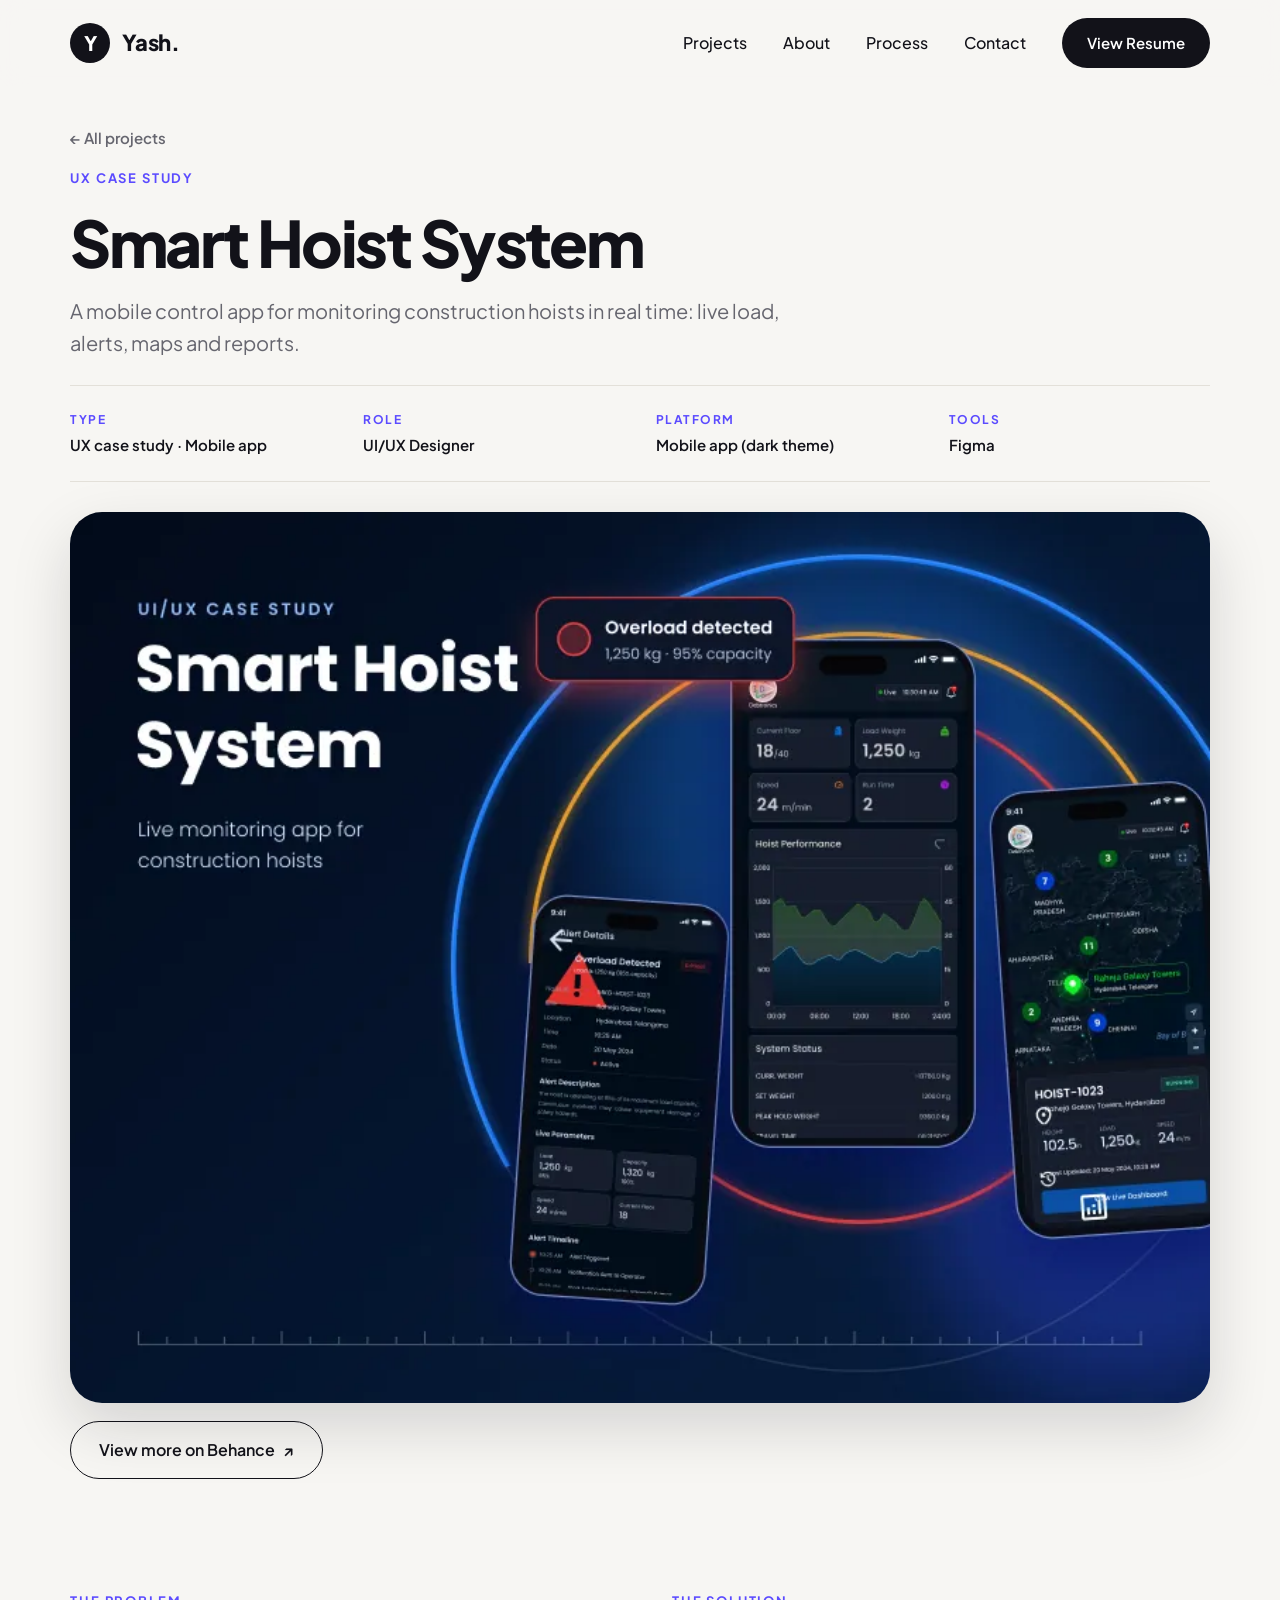
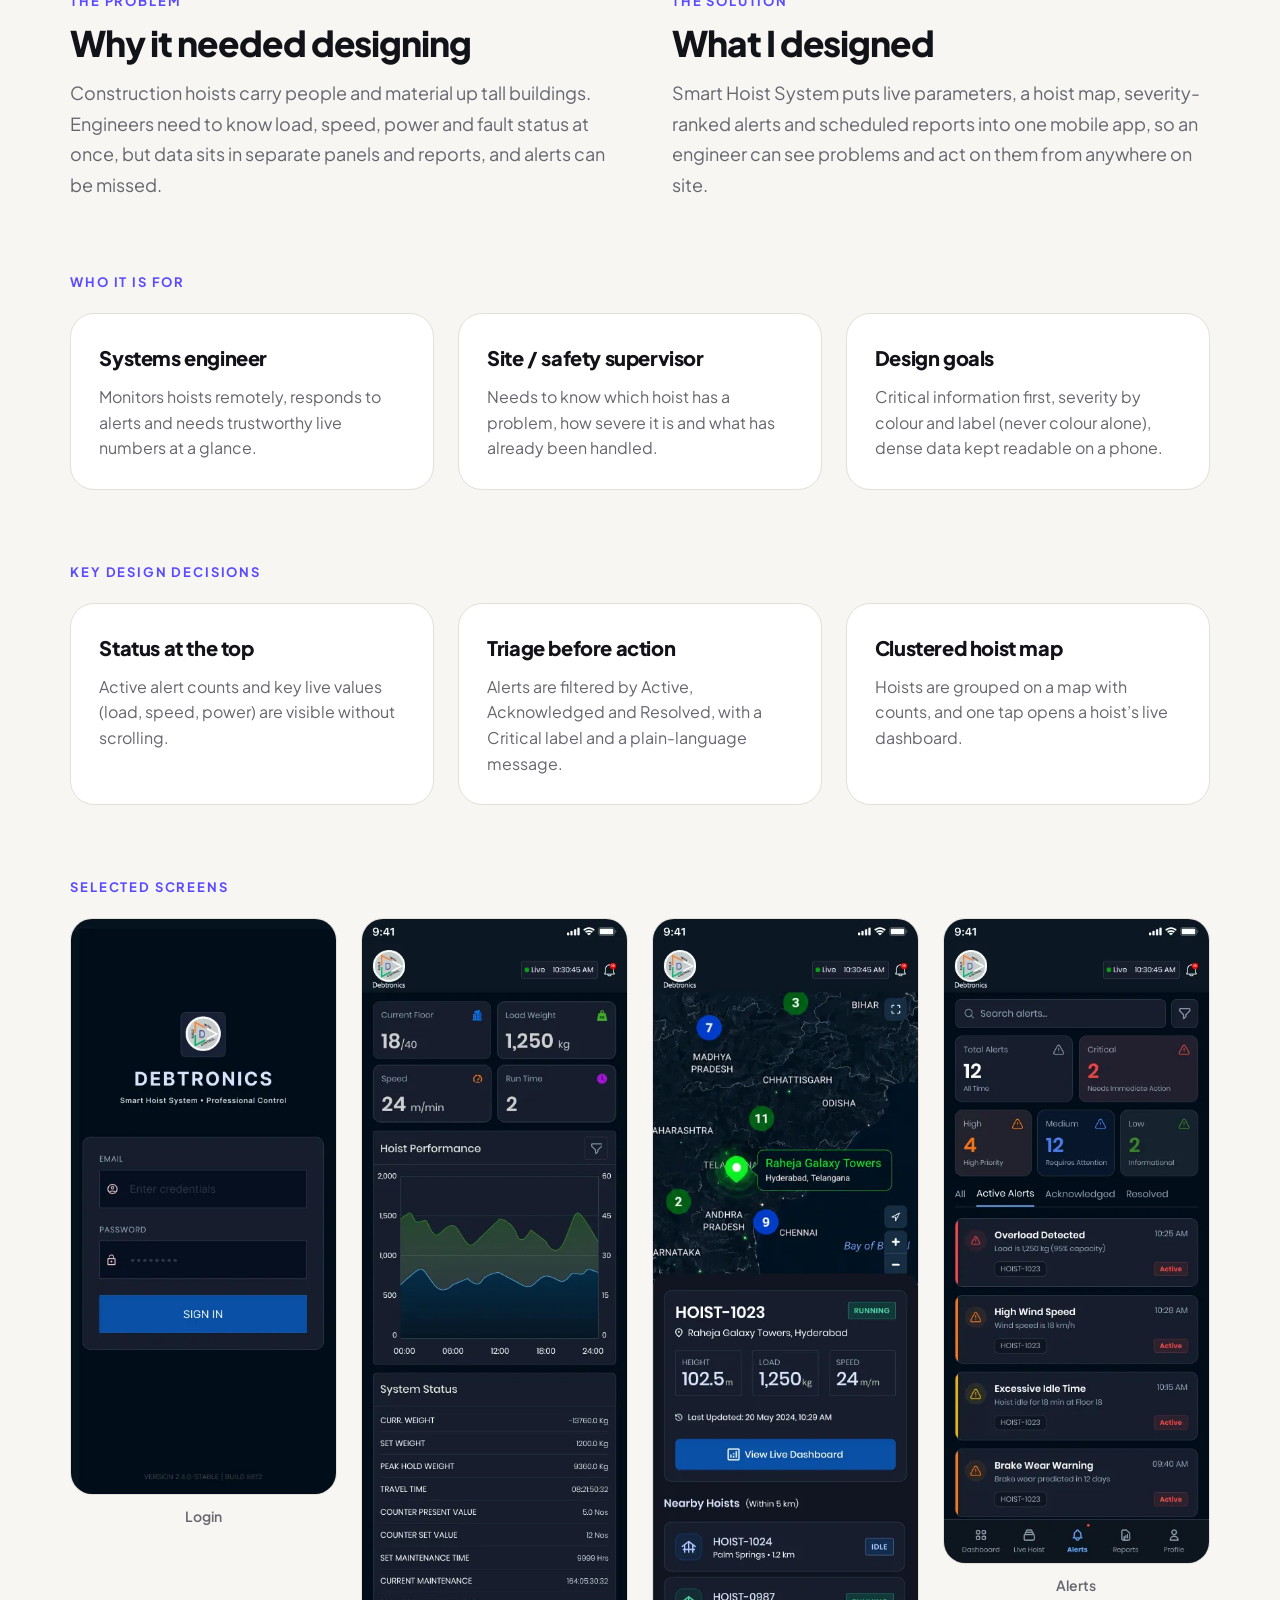
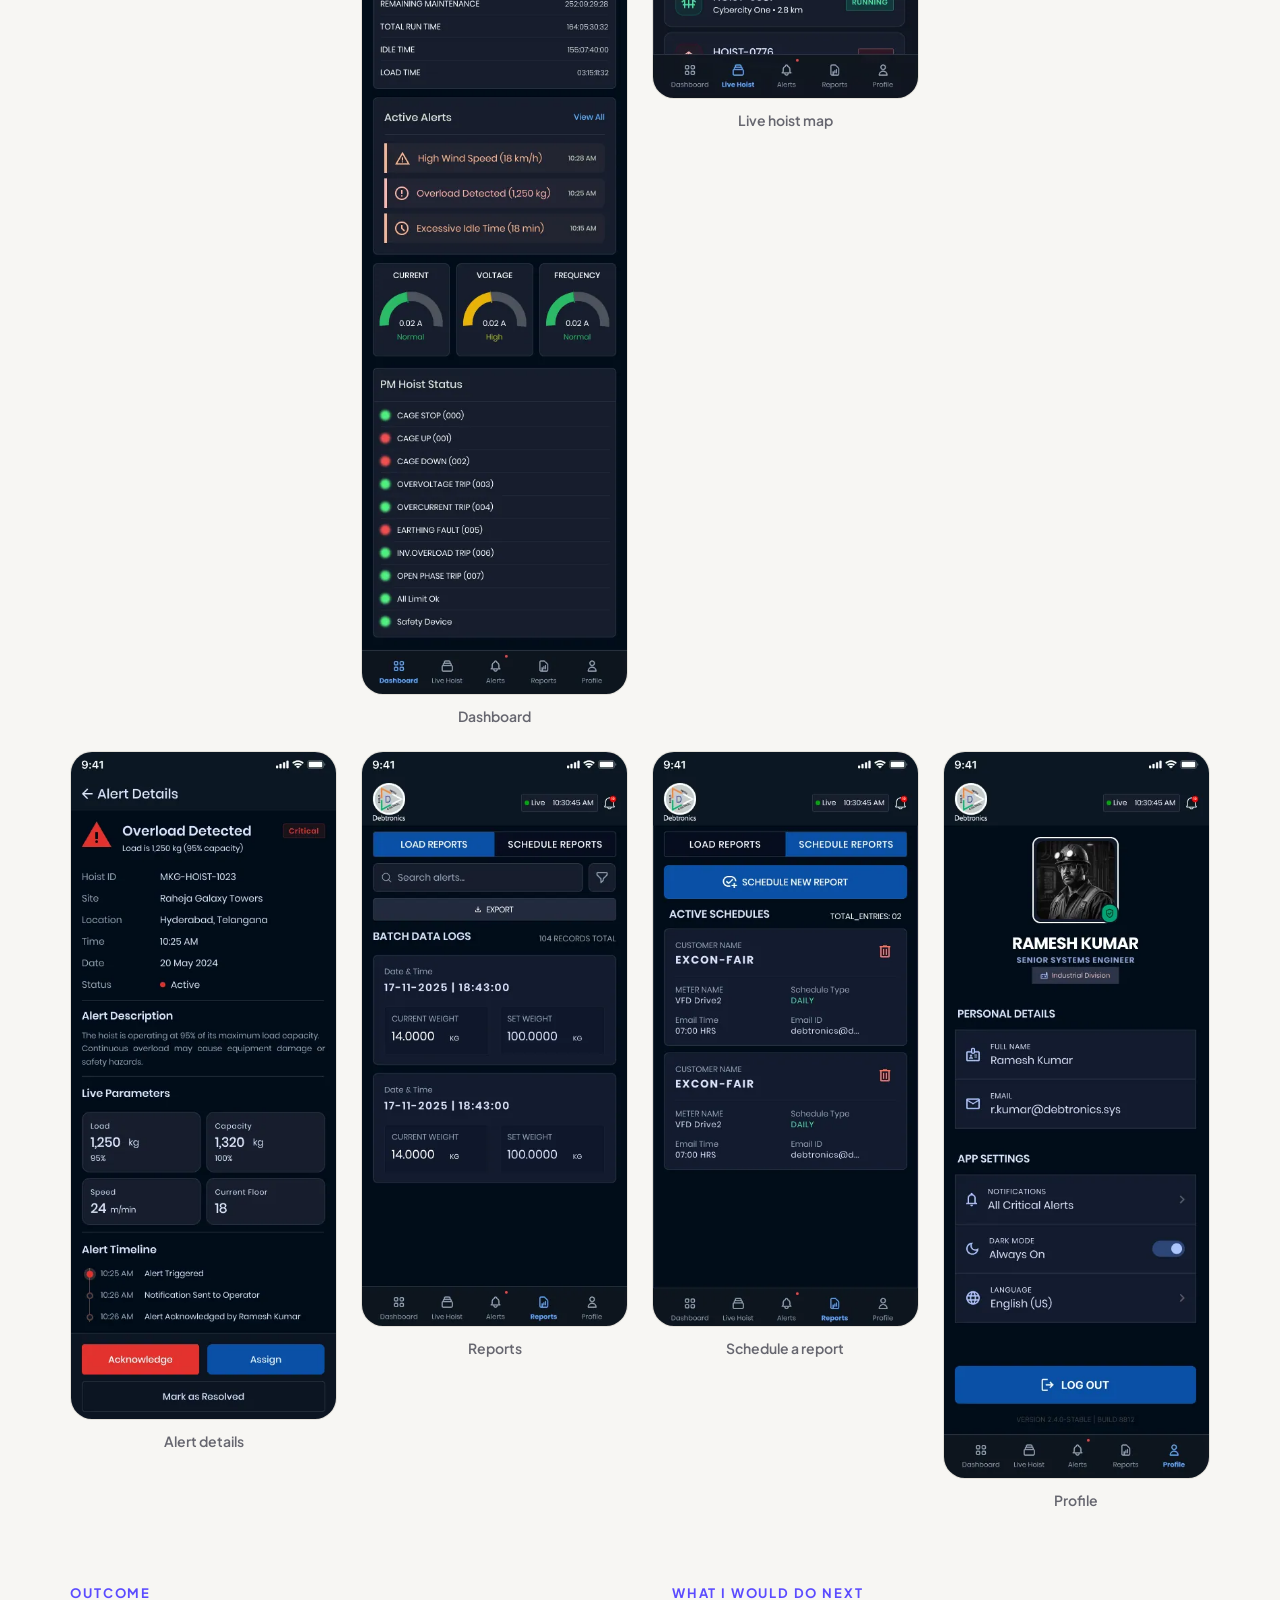
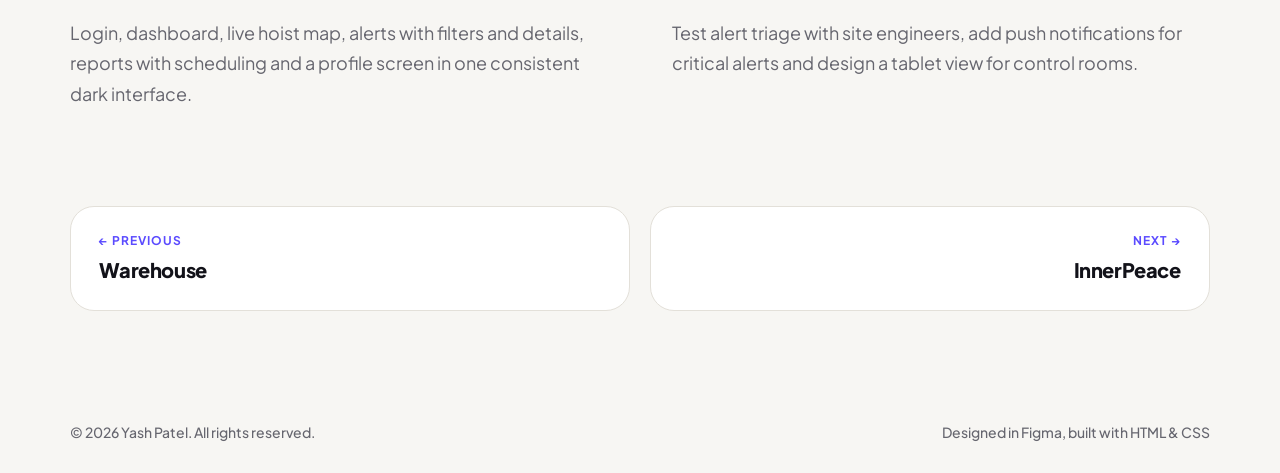
<file: projects/smart-hoist-system.html>
<!doctype html>
<html lang="en">
<head>
  <meta charset="utf-8">
  <meta name="viewport" content="width=device-width, initial-scale=1">
  <title>Smart Hoist System — Yash Patel</title>
  <meta name="description" content="A mobile control app for monitoring construction hoists in real time: live load, alerts, maps and reports.">
  <meta property="og:title" content="Smart Hoist System — Yash Patel">
  <meta property="og:description" content="A mobile control app for monitoring construction hoists in real time: live load, alerts, maps and reports.">
  <meta property="og:image" content="../assets/img/og-image.jpg">
  <link rel="icon" href="../favicon.svg" type="image/svg+xml">
  <link rel="preconnect" href="https://fonts.googleapis.com">
  <link rel="preconnect" href="https://fonts.gstatic.com" crossorigin>
  <link href="https://fonts.googleapis.com/css2?family=Plus+Jakarta+Sans:wght@400;500;600;700;800&display=swap" rel="stylesheet">
  <link rel="stylesheet" href="../styles.css">
  <script>document.documentElement.classList.add('js');</script>
</head>
<body>
  <a class="skip-link" href="#content">Skip to content</a>

  <header class="site-header" id="top">
    <div class="container nav">
      <a class="logo" href="../index.html" aria-label="Yash Patel — home">
        <span class="logo-mark">Y</span>
        <span class="logo-text">Yash.</span>
      </a>
      <nav class="nav-links" id="nav-links" aria-label="Main">
        <a href="../index.html#projects">Projects</a>
        <a href="../index.html#about">About</a>
        <a href="../index.html#process">Process</a>
        <a href="../index.html#contact">Contact</a>
        <a class="btn btn-dark nav-cta" href="../resume.html">View Resume</a>
      </nav>
      <button class="menu-btn" id="menu-btn" aria-label="Open menu" aria-expanded="false" aria-controls="nav-links"><span></span><span></span></button>
    </div>
  </header>

  <main id="content">
    <section class="detail-hero container">
      <a class="back-link" href="../index.html#projects"><span aria-hidden="true">←</span> All projects</a>
      <p class="eyebrow">UX case study</p>
      <h1>Smart Hoist System</h1>
      <p class="lead">A mobile control app for monitoring construction hoists in real time: live load, alerts, maps and reports.</p>
      <dl class="meta-grid"><div><dt>Type</dt><dd>UX case study · Mobile app</dd></div><div><dt>Role</dt><dd>UI/UX Designer</dd></div><div><dt>Platform</dt><dd>Mobile app (dark theme)</dd></div><div><dt>Tools</dt><dd>Figma</dd></div></dl>
      <figure class="cover"><img src="../assets/img/smart-hoist.webp" width="808" height="632" alt="Smart Hoist cover" decoding="async"></figure>
      <p><a class="btn btn-outline" href="https://www.behance.net/yashp11" target="_blank" rel="noopener">View more on Behance <span aria-hidden="true">↗</span></a></p>
    </section>

    <section class="section container detail-block">
      <div class="two-col">
        <div class="reveal"><p class="eyebrow">The problem</p><h2>Why it needed designing</h2><p class="prose">Construction hoists carry people and material up tall buildings. Engineers need to know load, speed, power and fault status at once, but data sits in separate panels and reports, and alerts can be missed.</p></div>
        <div class="reveal"><p class="eyebrow">The solution</p><h2>What I designed</h2><p class="prose">Smart Hoist System puts live parameters, a hoist map, severity-ranked alerts and scheduled reports into one mobile app, so an engineer can see problems and act on them from anywhere on site.</p></div>
      </div>
    </section>
    <section class="section container detail-block tight"><p class="eyebrow reveal">Who it is for</p><div class="info-grid"><div class="info-card reveal"><h3>Systems engineer</h3><p>Monitors hoists remotely, responds to alerts and needs trustworthy live numbers at a glance.</p></div><div class="info-card reveal"><h3>Site / safety supervisor</h3><p>Needs to know which hoist has a problem, how severe it is and what has already been handled.</p></div><div class="info-card reveal"><h3>Design goals</h3><p>Critical information first, severity by colour and label (never colour alone), dense data kept readable on a phone.</p></div></div></section>
    <section class="section container detail-block tight"><p class="eyebrow reveal">Key design decisions</p><div class="info-grid"><div class="info-card reveal"><h3>Status at the top</h3><p>Active alert counts and key live values (load, speed, power) are visible without scrolling.</p></div><div class="info-card reveal"><h3>Triage before action</h3><p>Alerts are filtered by Active, Acknowledged and Resolved, with a Critical label and a plain-language message.</p></div><div class="info-card reveal"><h3>Clustered hoist map</h3><p>Hoists are grouped on a map with counts, and one tap opens a hoist’s live dashboard.</p></div></div></section>
    <section class="section container detail-block tight"><p class="eyebrow reveal">Selected screens</p>
      <div class="gallery phones"><figure class="reveal"><button class="zoom" type="button" aria-label="Enlarge: Login"><img src="../assets/img/projects/smart-hoist/1-login.webp" loading="lazy" alt="Smart Hoist — Login" width="393" height="853" decoding="async"></button><figcaption>Login</figcaption></figure><figure class="reveal"><button class="zoom" type="button" aria-label="Enlarge: Dashboard"><img src="../assets/img/projects/smart-hoist/2-dashboard.webp" loading="lazy" alt="Smart Hoist — Dashboard" width="393" height="2040" decoding="async"></button><figcaption>Dashboard</figcaption></figure><figure class="reveal"><button class="zoom" type="button" aria-label="Enlarge: Live hoist map"><img src="../assets/img/projects/smart-hoist/3-live-hoist.webp" loading="lazy" alt="Smart Hoist — Live hoist map" width="393" height="1156" decoding="async"></button><figcaption>Live hoist map</figcaption></figure><figure class="reveal"><button class="zoom" type="button" aria-label="Enlarge: Alerts"><img src="../assets/img/projects/smart-hoist/4-alerts.webp" loading="lazy" alt="Smart Hoist — Alerts" width="393" height="956" decoding="async"></button><figcaption>Alerts</figcaption></figure><figure class="reveal"><button class="zoom" type="button" aria-label="Enlarge: Alert details"><img src="../assets/img/projects/smart-hoist/5-alert-details.webp" loading="lazy" alt="Smart Hoist — Alert details" width="393" height="990" decoding="async"></button><figcaption>Alert details</figcaption></figure><figure class="reveal"><button class="zoom" type="button" aria-label="Enlarge: Reports"><img src="../assets/img/projects/smart-hoist/6-reports.webp" loading="lazy" alt="Smart Hoist — Reports" width="393" height="852" decoding="async"></button><figcaption>Reports</figcaption></figure><figure class="reveal"><button class="zoom" type="button" aria-label="Enlarge: Schedule a report"><img src="../assets/img/projects/smart-hoist/7-schedule.webp" loading="lazy" alt="Smart Hoist — Schedule a report" width="393" height="852" decoding="async"></button><figcaption>Schedule a report</figcaption></figure><figure class="reveal"><button class="zoom" type="button" aria-label="Enlarge: Profile"><img src="../assets/img/projects/smart-hoist/8-profile.webp" loading="lazy" alt="Smart Hoist — Profile" width="393" height="1077" decoding="async"></button><figcaption>Profile</figcaption></figure></div></section>
    <section class="section container detail-block tight">
      <div class="two-col">
        <div class="reveal"><p class="eyebrow">Outcome</p><p class="prose">Login, dashboard, live hoist map, alerts with filters and details, reports with scheduling and a profile screen in one consistent dark interface.</p></div>
        <div class="reveal"><p class="eyebrow">What I would do next</p><p class="prose">Test alert triage with site engineers, add push notifications for critical alerts and design a tablet view for control rooms.</p></div>
      </div>
    </section>

    <nav class="pager container" aria-label="More projects">
      <a href="warehouse-asset-management.html"><small>← Previous</small><strong>Warehouse</strong></a>
      <a href="innerpeace.html" class="next"><small>Next →</small><strong>InnerPeace</strong></a>
    </nav>
  </main>

  <footer class="site-footer container">
    <p>© <span id="year">2026</span> Yash Patel. All rights reserved.</p>
    <p>Designed in Figma, built with HTML &amp; CSS</p>
  </footer>
  <script src="../script.js"></script>
</body>
</html>
</file>
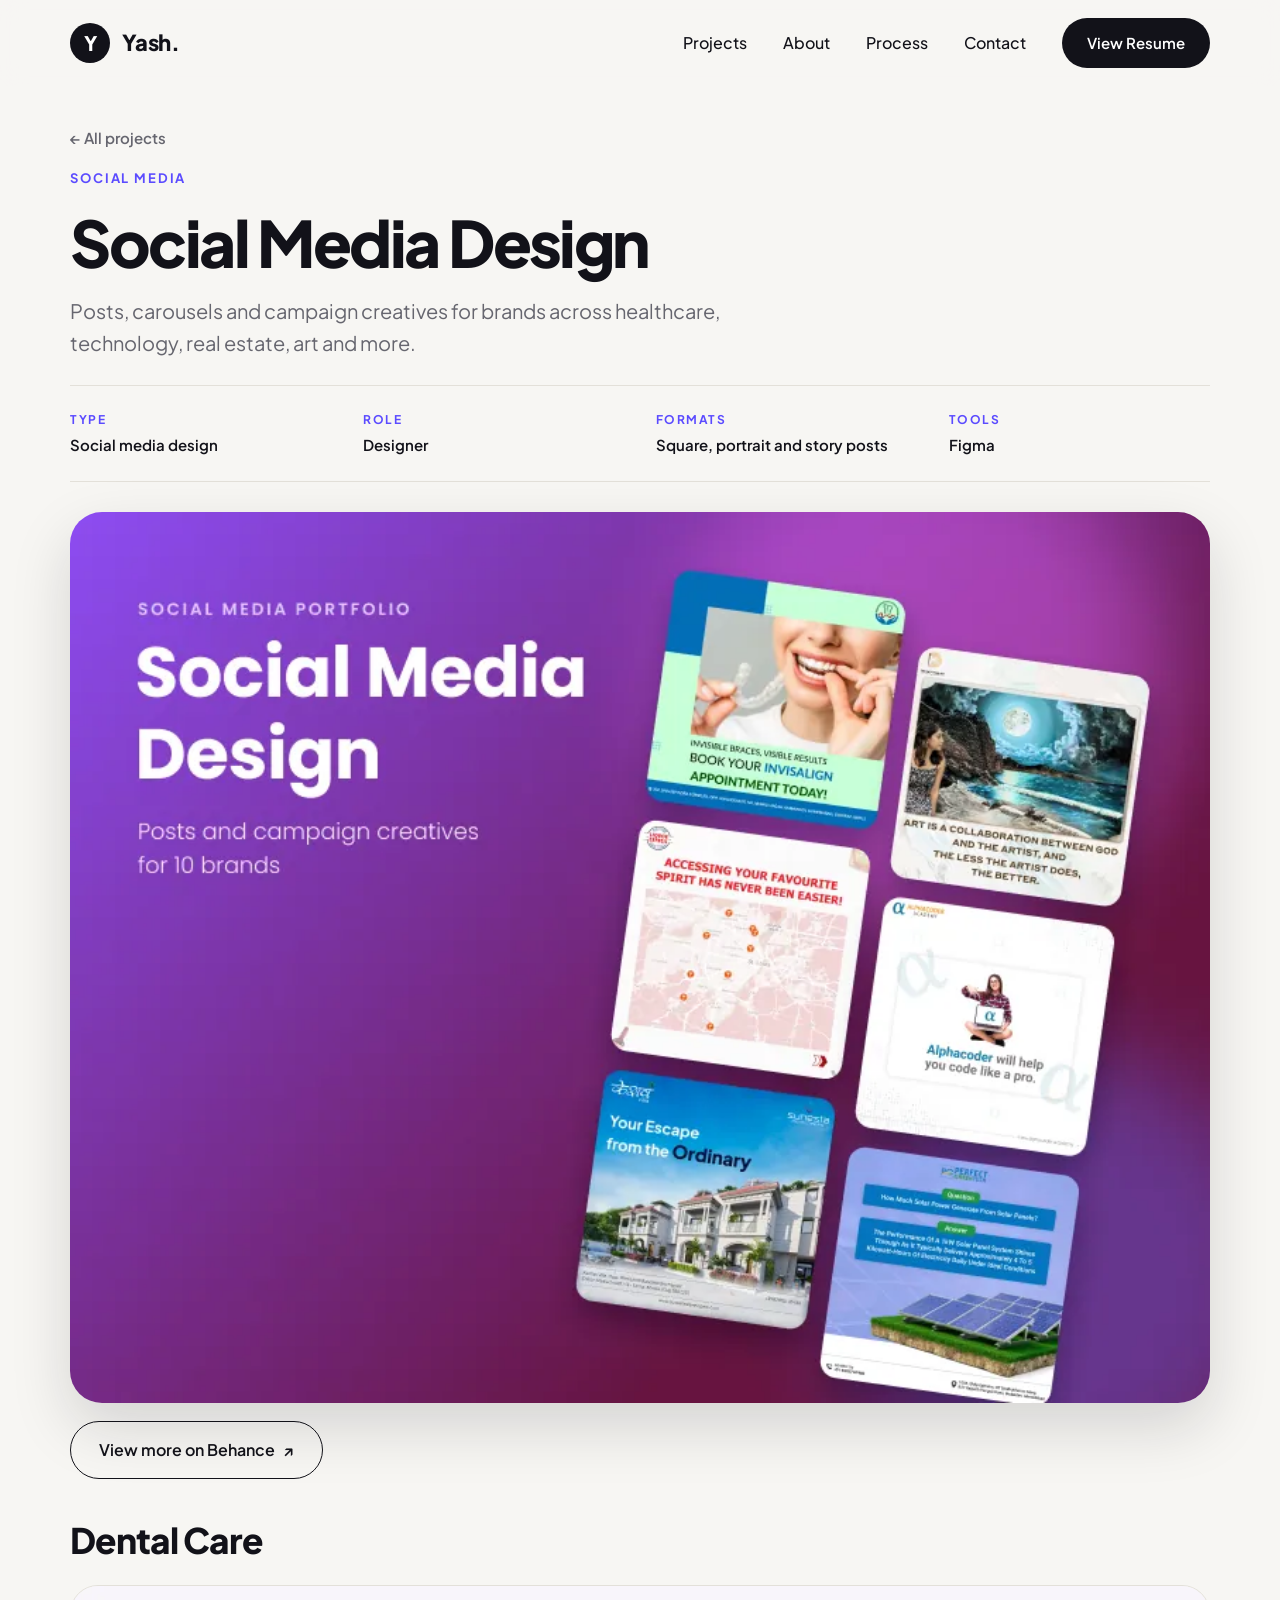
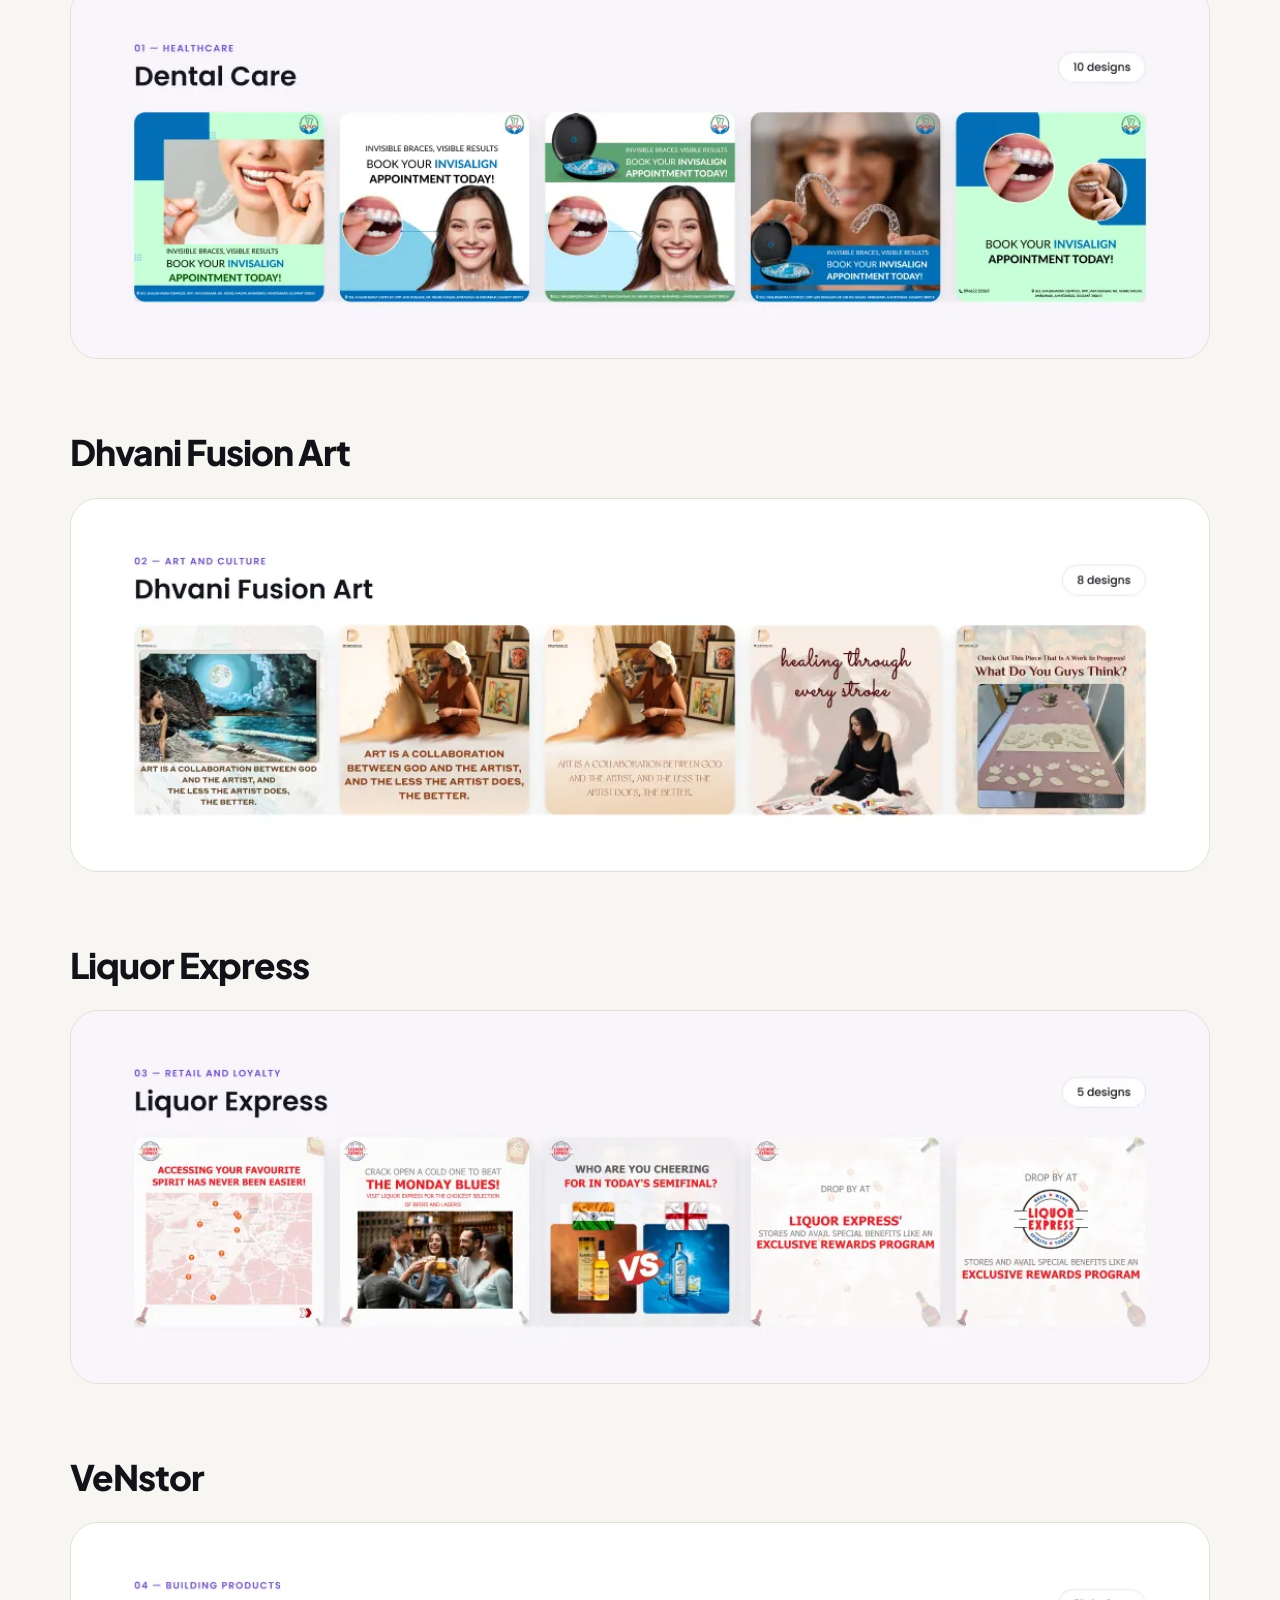
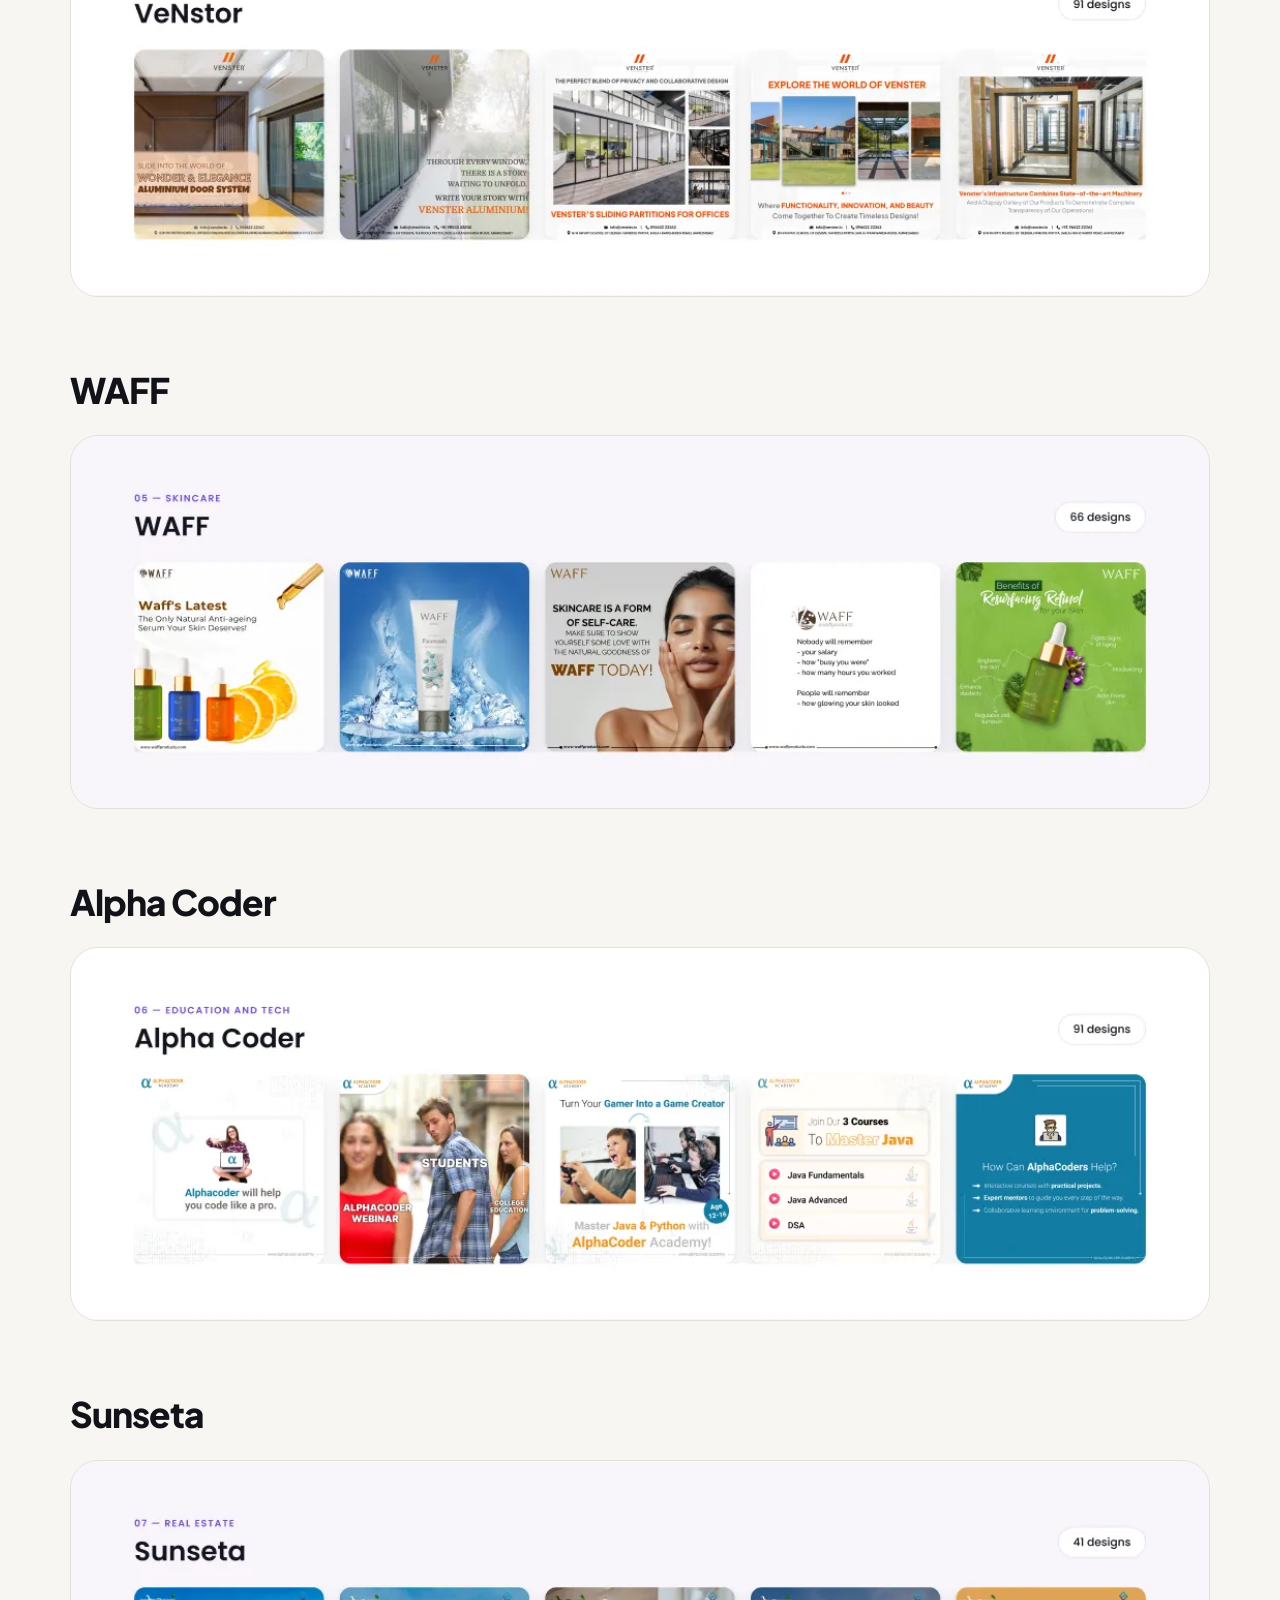
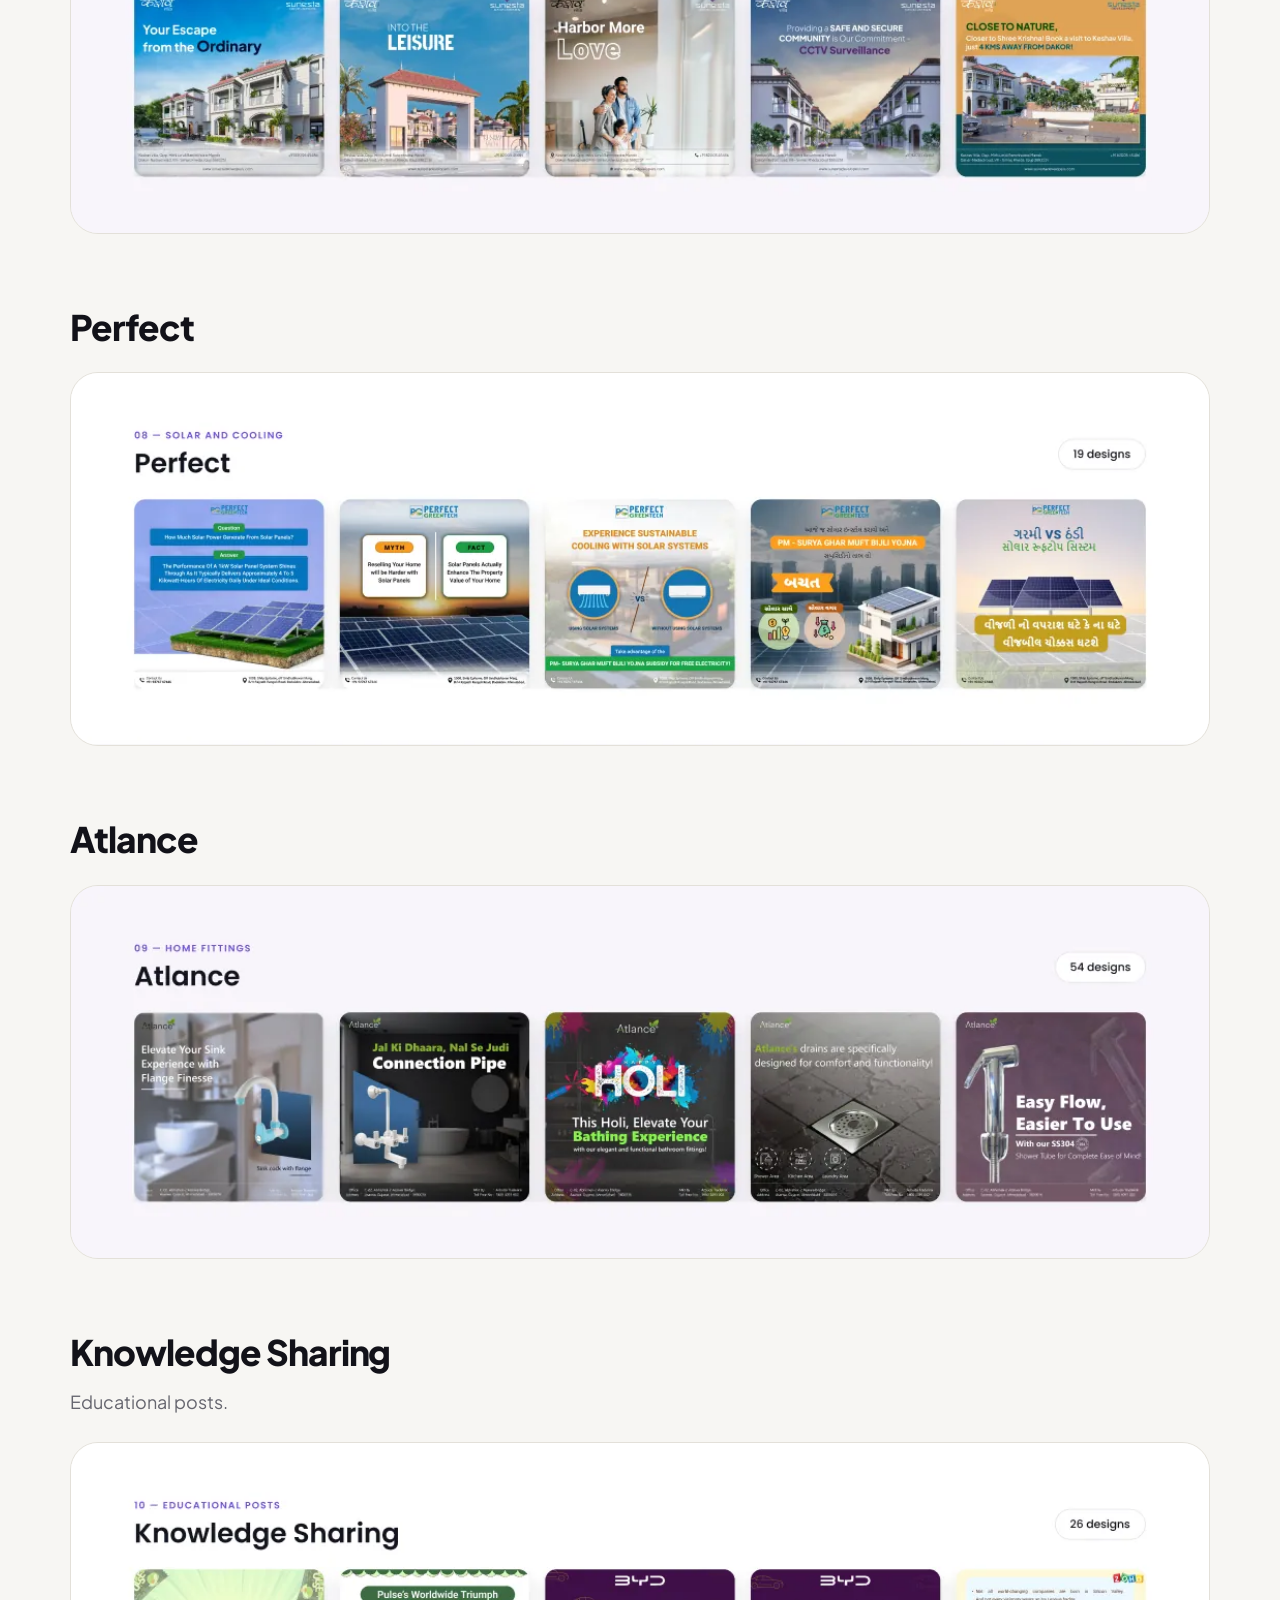
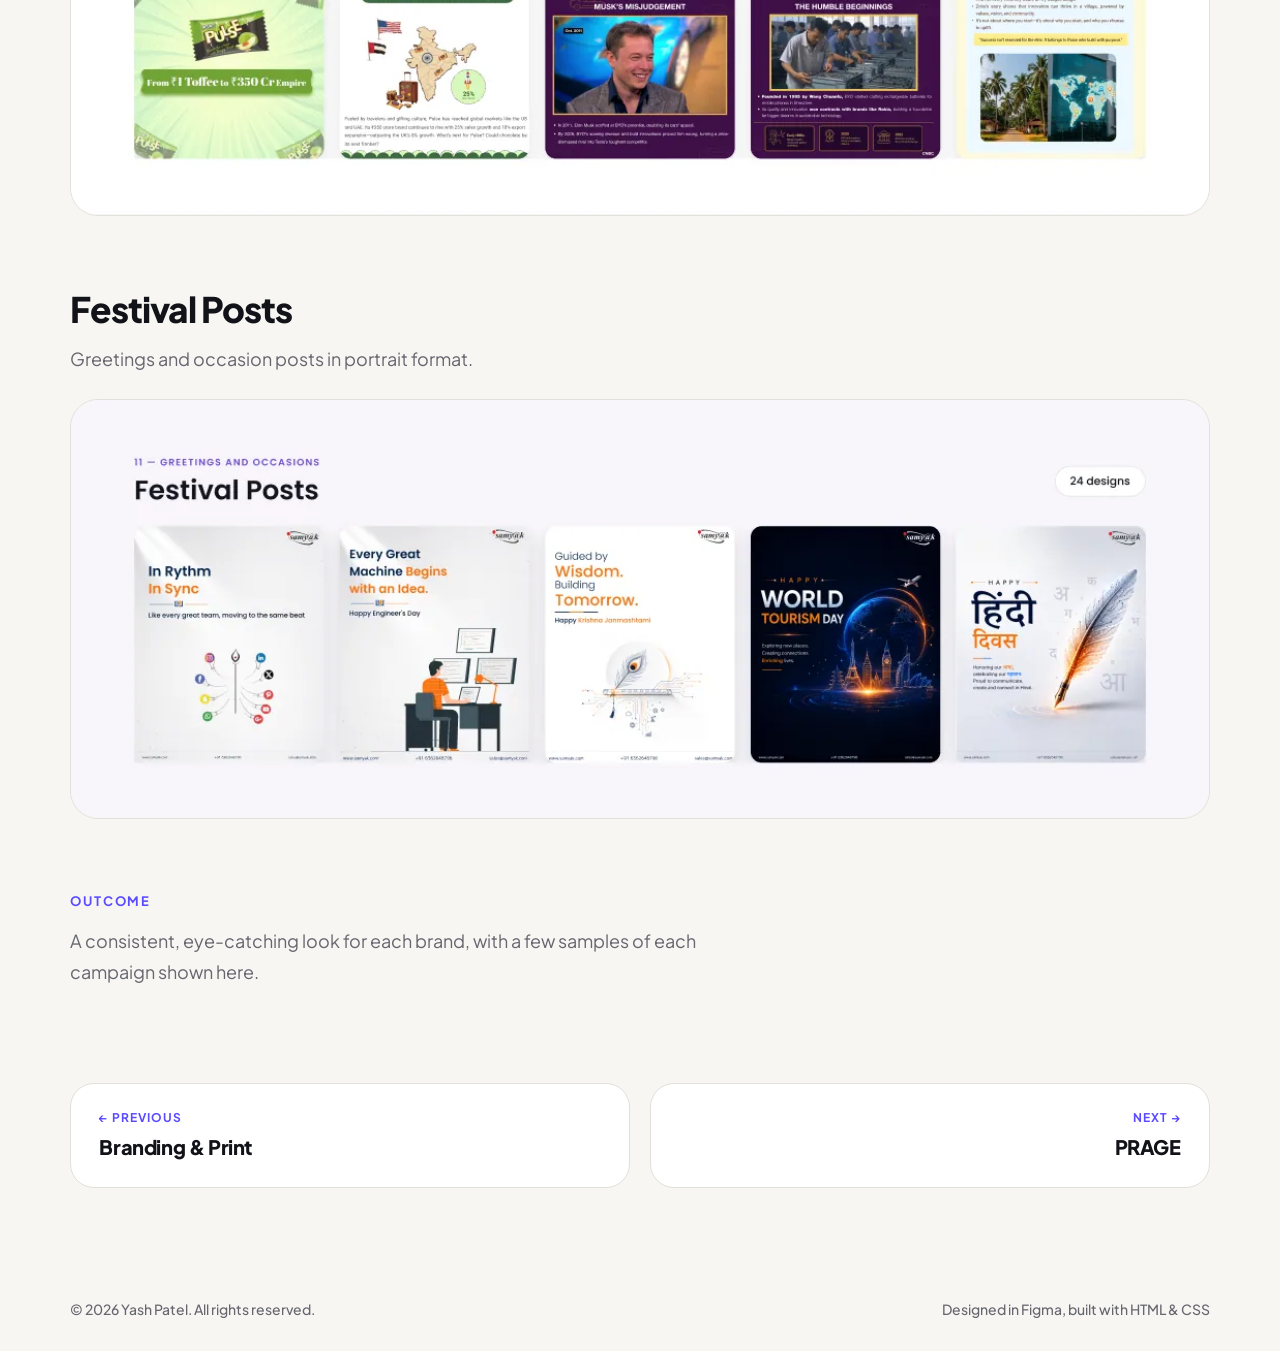
<file: projects/social-media-design.html>
<!doctype html>
<html lang="en">
<head>
  <meta charset="utf-8">
  <meta name="viewport" content="width=device-width, initial-scale=1">
  <title>Social Media Design — Yash Patel</title>
  <meta name="description" content="Posts, carousels and campaign creatives for brands across healthcare, technology, real estate, art and more.">
  <meta property="og:title" content="Social Media Design — Yash Patel">
  <meta property="og:description" content="Posts, carousels and campaign creatives for brands across healthcare, technology, real estate, art and more.">
  <meta property="og:image" content="../assets/img/og-image.jpg">
  <link rel="icon" href="../favicon.svg" type="image/svg+xml">
  <link rel="preconnect" href="https://fonts.googleapis.com">
  <link rel="preconnect" href="https://fonts.gstatic.com" crossorigin>
  <link href="https://fonts.googleapis.com/css2?family=Plus+Jakarta+Sans:wght@400;500;600;700;800&display=swap" rel="stylesheet">
  <link rel="stylesheet" href="../styles.css">
  <script>document.documentElement.classList.add('js');</script>
</head>
<body>
  <a class="skip-link" href="#content">Skip to content</a>

  <header class="site-header" id="top">
    <div class="container nav">
      <a class="logo" href="../index.html" aria-label="Yash Patel — home">
        <span class="logo-mark">Y</span>
        <span class="logo-text">Yash.</span>
      </a>
      <nav class="nav-links" id="nav-links" aria-label="Main">
        <a href="../index.html#projects">Projects</a>
        <a href="../index.html#about">About</a>
        <a href="../index.html#process">Process</a>
        <a href="../index.html#contact">Contact</a>
        <a class="btn btn-dark nav-cta" href="../resume.html">View Resume</a>
      </nav>
      <button class="menu-btn" id="menu-btn" aria-label="Open menu" aria-expanded="false" aria-controls="nav-links"><span></span><span></span></button>
    </div>
  </header>

  <main id="content">
    <section class="detail-hero container">
      <a class="back-link" href="../index.html#projects"><span aria-hidden="true">←</span> All projects</a>
      <p class="eyebrow">Social media</p>
      <h1>Social Media Design</h1>
      <p class="lead">Posts, carousels and campaign creatives for brands across healthcare, technology, real estate, art and more.</p>
      <dl class="meta-grid"><div><dt>Type</dt><dd>Social media design</dd></div><div><dt>Role</dt><dd>Designer</dd></div><div><dt>Formats</dt><dd>Square, portrait and story posts</dd></div><div><dt>Tools</dt><dd>Figma</dd></div></dl>
      <figure class="cover"><img src="../assets/img/social-media.webp" width="808" height="632" alt="Social Media cover" decoding="async"></figure>
      <p><a class="btn btn-outline" href="https://www.behance.net/yashp11" target="_blank" rel="noopener">View more on Behance <span aria-hidden="true">↗</span></a></p>
    </section>

    <section class="section container detail-block tight">
      <div class="reveal"><h2 class="h-sm">Dental Care</h2></div>
      <figure class="wide-fig reveal"><button class="zoom" type="button" aria-label="Enlarge: Dental Care"><img src="../assets/img/projects/social-media/01-dental-care.webp" loading="lazy" alt="Dental Care" width="1100" height="360" decoding="async"></button></figure>
    </section>
    <section class="section container detail-block tight">
      <div class="reveal"><h2 class="h-sm">Dhvani Fusion Art</h2></div>
      <figure class="wide-fig reveal"><button class="zoom" type="button" aria-label="Enlarge: Dhvani Fusion Art"><img src="../assets/img/projects/social-media/02-dhvani-fusion-art.webp" loading="lazy" alt="Dhvani Fusion Art" width="1100" height="360" decoding="async"></button></figure>
    </section>
    <section class="section container detail-block tight">
      <div class="reveal"><h2 class="h-sm">Liquor Express</h2></div>
      <figure class="wide-fig reveal"><button class="zoom" type="button" aria-label="Enlarge: Liquor Express"><img src="../assets/img/projects/social-media/03-liquor-express.webp" loading="lazy" alt="Liquor Express" width="1100" height="360" decoding="async"></button></figure>
    </section>
    <section class="section container detail-block tight">
      <div class="reveal"><h2 class="h-sm">VeNstor</h2></div>
      <figure class="wide-fig reveal"><button class="zoom" type="button" aria-label="Enlarge: VeNstor"><img src="../assets/img/projects/social-media/04-venstor.webp" loading="lazy" alt="VeNstor" width="1100" height="360" decoding="async"></button></figure>
    </section>
    <section class="section container detail-block tight">
      <div class="reveal"><h2 class="h-sm">WAFF</h2></div>
      <figure class="wide-fig reveal"><button class="zoom" type="button" aria-label="Enlarge: WAFF"><img src="../assets/img/projects/social-media/05-waff.webp" loading="lazy" alt="WAFF" width="1100" height="360" decoding="async"></button></figure>
    </section>
    <section class="section container detail-block tight">
      <div class="reveal"><h2 class="h-sm">Alpha Coder</h2></div>
      <figure class="wide-fig reveal"><button class="zoom" type="button" aria-label="Enlarge: Alpha Coder"><img src="../assets/img/projects/social-media/06-alpha-coder.webp" loading="lazy" alt="Alpha Coder" width="1100" height="360" decoding="async"></button></figure>
    </section>
    <section class="section container detail-block tight">
      <div class="reveal"><h2 class="h-sm">Sunseta</h2></div>
      <figure class="wide-fig reveal"><button class="zoom" type="button" aria-label="Enlarge: Sunseta"><img src="../assets/img/projects/social-media/07-sunseta.webp" loading="lazy" alt="Sunseta" width="1100" height="360" decoding="async"></button></figure>
    </section>
    <section class="section container detail-block tight">
      <div class="reveal"><h2 class="h-sm">Perfect</h2></div>
      <figure class="wide-fig reveal"><button class="zoom" type="button" aria-label="Enlarge: Perfect"><img src="../assets/img/projects/social-media/08-perfect.webp" loading="lazy" alt="Perfect" width="1100" height="360" decoding="async"></button></figure>
    </section>
    <section class="section container detail-block tight">
      <div class="reveal"><h2 class="h-sm">Atlance</h2></div>
      <figure class="wide-fig reveal"><button class="zoom" type="button" aria-label="Enlarge: Atlance"><img src="../assets/img/projects/social-media/09-atlance.webp" loading="lazy" alt="Atlance" width="1100" height="360" decoding="async"></button></figure>
    </section>
    <section class="section container detail-block tight">
      <div class="reveal"><h2 class="h-sm">Knowledge Sharing</h2><p class="prose">Educational posts.</p></div>
      <figure class="wide-fig reveal"><button class="zoom" type="button" aria-label="Enlarge: Knowledge Sharing"><img src="../assets/img/projects/social-media/10-knowledge-sharing.webp" loading="lazy" alt="Knowledge Sharing" width="1100" height="360" decoding="async"></button></figure>
    </section>
    <section class="section container detail-block tight">
      <div class="reveal"><h2 class="h-sm">Festival Posts</h2><p class="prose">Greetings and occasion posts in portrait format.</p></div>
      <figure class="wide-fig reveal"><button class="zoom" type="button" aria-label="Enlarge: Festival Posts"><img src="../assets/img/projects/social-media/11-festival-posts.webp" loading="lazy" alt="Festival Posts" width="1100" height="405" decoding="async"></button></figure>
    </section>
    <section class="section container detail-block tight"><div class="reveal"><p class="eyebrow">Outcome</p><p class="prose">A consistent, eye-catching look for each brand, with a few samples of each campaign shown here.</p></div></section>

    <nav class="pager container" aria-label="More projects">
      <a href="branding-and-print.html"><small>← Previous</small><strong>Branding &amp; Print</strong></a>
      <a href="prage.html" class="next"><small>Next →</small><strong>PRAGE</strong></a>
    </nav>
  </main>

  <footer class="site-footer container">
    <p>© <span id="year">2026</span> Yash Patel. All rights reserved.</p>
    <p>Designed in Figma, built with HTML &amp; CSS</p>
  </footer>
  <script src="../script.js"></script>
</body>
</html>
</file>
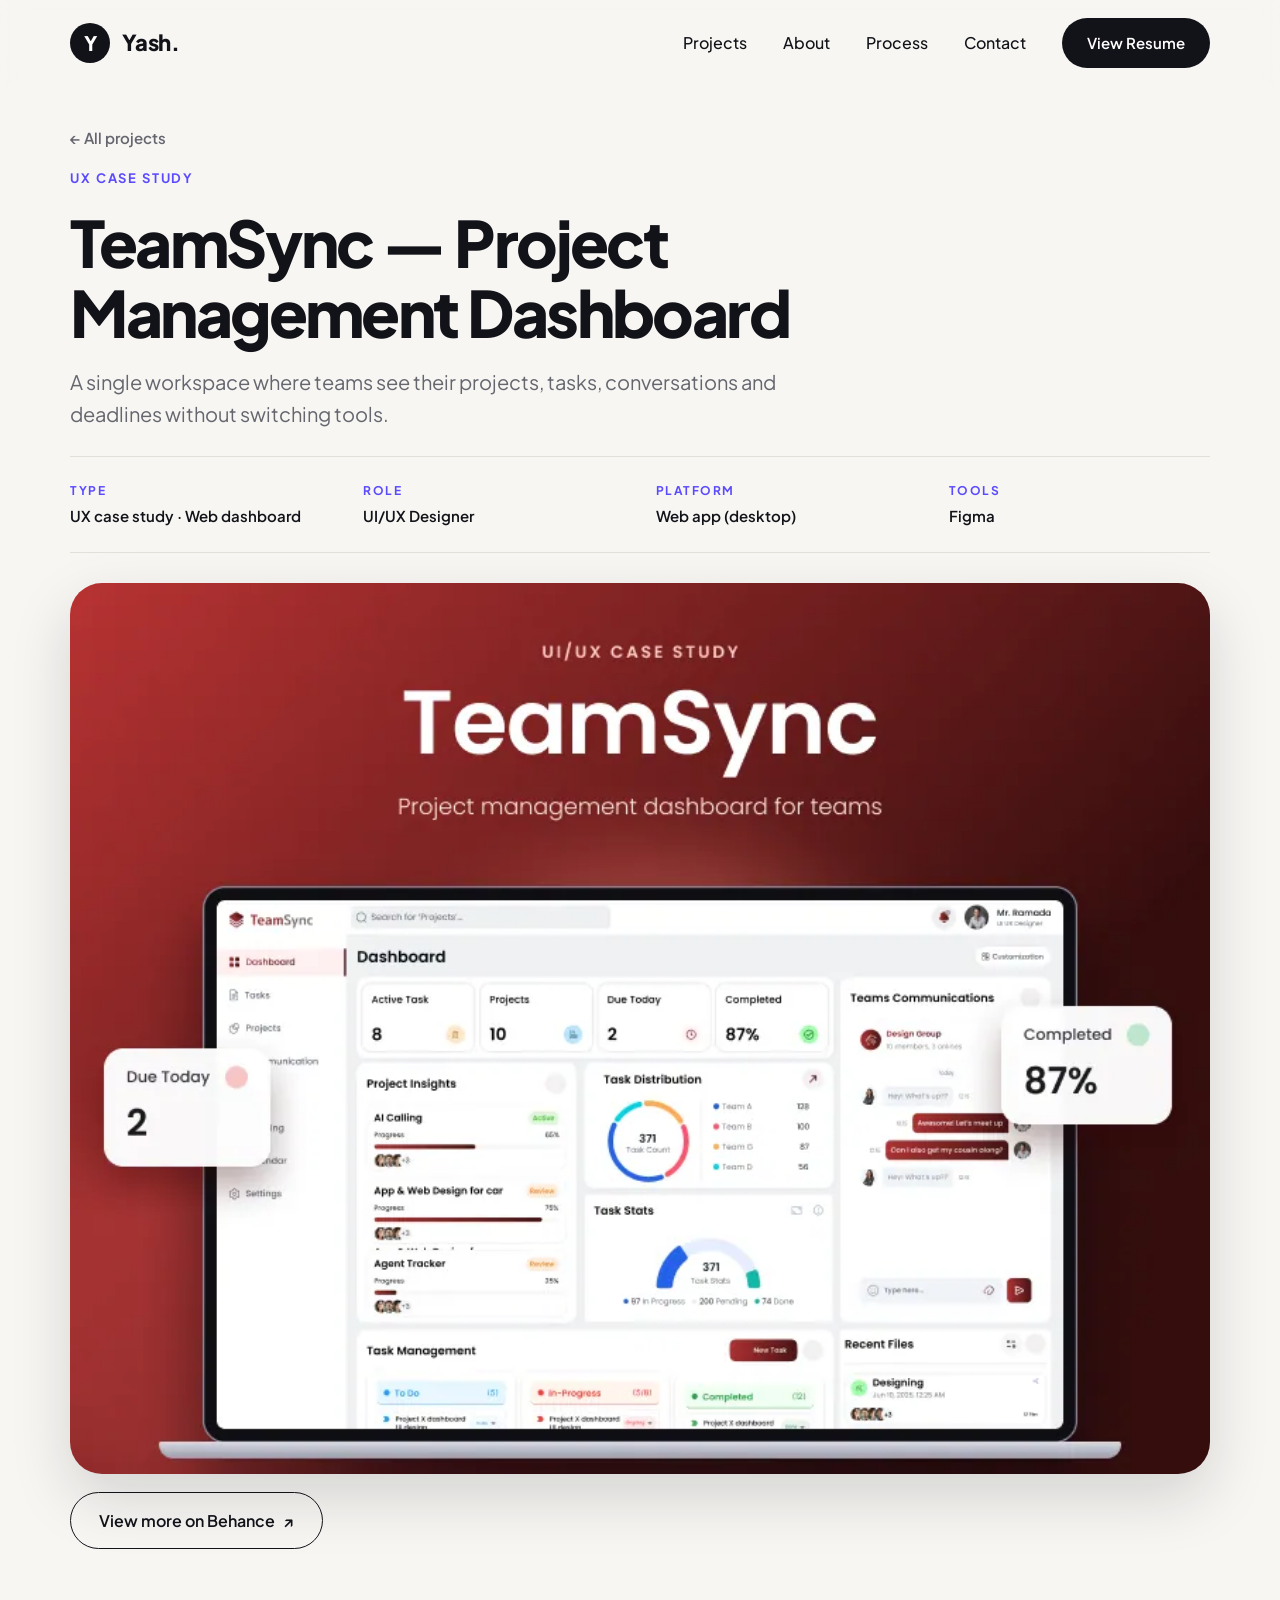
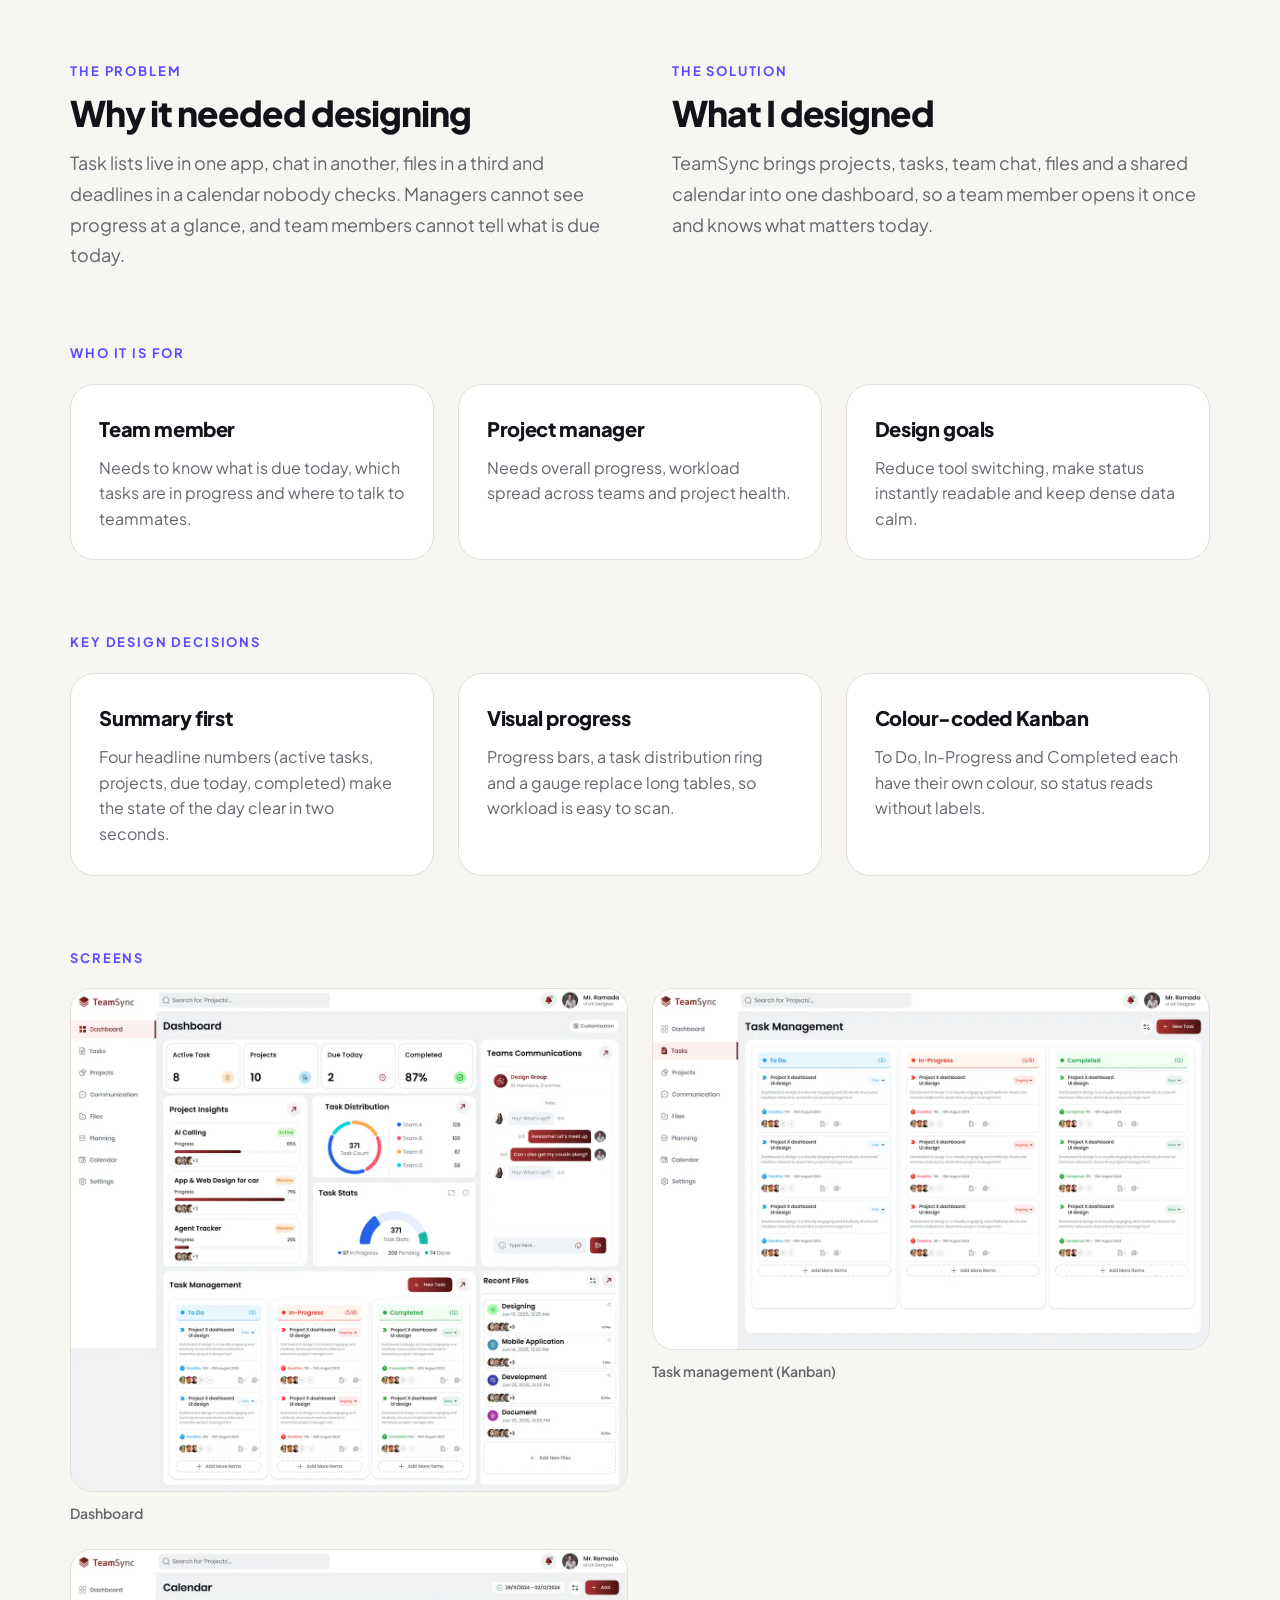
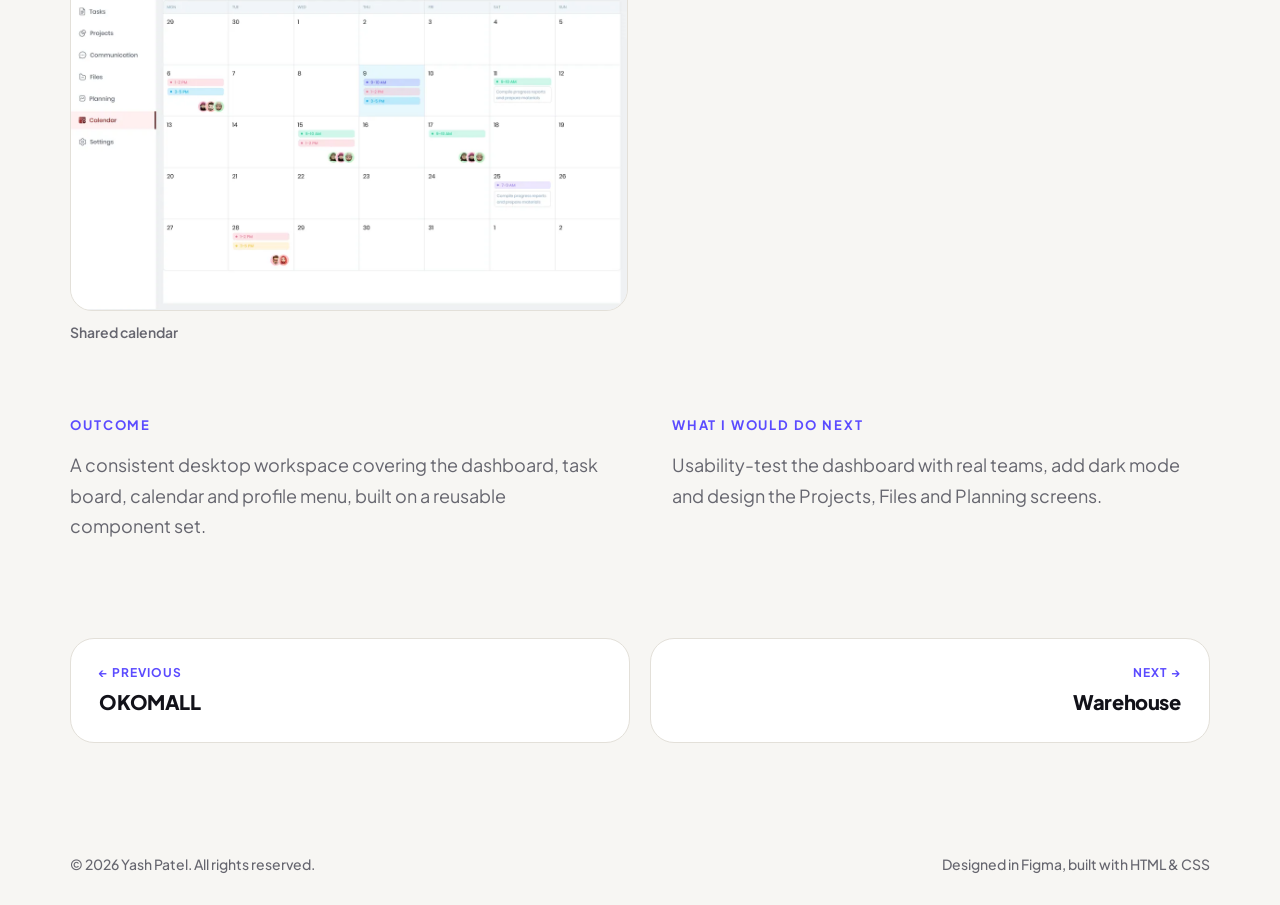
<file: projects/teamsync.html>
<!doctype html>
<html lang="en">
<head>
  <meta charset="utf-8">
  <meta name="viewport" content="width=device-width, initial-scale=1">
  <title>TeamSync — Project Management Dashboard — Yash Patel</title>
  <meta name="description" content="A single workspace where teams see their projects, tasks, conversations and deadlines without switching tools.">
  <meta property="og:title" content="TeamSync — Project Management Dashboard — Yash Patel">
  <meta property="og:description" content="A single workspace where teams see their projects, tasks, conversations and deadlines without switching tools.">
  <meta property="og:image" content="../assets/img/og-image.jpg">
  <link rel="icon" href="../favicon.svg" type="image/svg+xml">
  <link rel="preconnect" href="https://fonts.googleapis.com">
  <link rel="preconnect" href="https://fonts.gstatic.com" crossorigin>
  <link href="https://fonts.googleapis.com/css2?family=Plus+Jakarta+Sans:wght@400;500;600;700;800&display=swap" rel="stylesheet">
  <link rel="stylesheet" href="../styles.css">
  <script>document.documentElement.classList.add('js');</script>
</head>
<body>
  <a class="skip-link" href="#content">Skip to content</a>

  <header class="site-header" id="top">
    <div class="container nav">
      <a class="logo" href="../index.html" aria-label="Yash Patel — home">
        <span class="logo-mark">Y</span>
        <span class="logo-text">Yash.</span>
      </a>
      <nav class="nav-links" id="nav-links" aria-label="Main">
        <a href="../index.html#projects">Projects</a>
        <a href="../index.html#about">About</a>
        <a href="../index.html#process">Process</a>
        <a href="../index.html#contact">Contact</a>
        <a class="btn btn-dark nav-cta" href="../resume.html">View Resume</a>
      </nav>
      <button class="menu-btn" id="menu-btn" aria-label="Open menu" aria-expanded="false" aria-controls="nav-links"><span></span><span></span></button>
    </div>
  </header>

  <main id="content">
    <section class="detail-hero container">
      <a class="back-link" href="../index.html#projects"><span aria-hidden="true">←</span> All projects</a>
      <p class="eyebrow">UX case study</p>
      <h1>TeamSync — Project Management Dashboard</h1>
      <p class="lead">A single workspace where teams see their projects, tasks, conversations and deadlines without switching tools.</p>
      <dl class="meta-grid"><div><dt>Type</dt><dd>UX case study · Web dashboard</dd></div><div><dt>Role</dt><dd>UI/UX Designer</dd></div><div><dt>Platform</dt><dd>Web app (desktop)</dd></div><div><dt>Tools</dt><dd>Figma</dd></div></dl>
      <figure class="cover"><img src="../assets/img/teamsync.webp" width="808" height="632" alt="TeamSync cover" decoding="async"></figure>
      <p><a class="btn btn-outline" href="https://www.behance.net/yashp11" target="_blank" rel="noopener">View more on Behance <span aria-hidden="true">↗</span></a></p>
    </section>

    <section class="section container detail-block">
      <div class="two-col">
        <div class="reveal"><p class="eyebrow">The problem</p><h2>Why it needed designing</h2><p class="prose">Task lists live in one app, chat in another, files in a third and deadlines in a calendar nobody checks. Managers cannot see progress at a glance, and team members cannot tell what is due today.</p></div>
        <div class="reveal"><p class="eyebrow">The solution</p><h2>What I designed</h2><p class="prose">TeamSync brings projects, tasks, team chat, files and a shared calendar into one dashboard, so a team member opens it once and knows what matters today.</p></div>
      </div>
    </section>
    <section class="section container detail-block tight"><p class="eyebrow reveal">Who it is for</p><div class="info-grid"><div class="info-card reveal"><h3>Team member</h3><p>Needs to know what is due today, which tasks are in progress and where to talk to teammates.</p></div><div class="info-card reveal"><h3>Project manager</h3><p>Needs overall progress, workload spread across teams and project health.</p></div><div class="info-card reveal"><h3>Design goals</h3><p>Reduce tool switching, make status instantly readable and keep dense data calm.</p></div></div></section>
    <section class="section container detail-block tight"><p class="eyebrow reveal">Key design decisions</p><div class="info-grid"><div class="info-card reveal"><h3>Summary first</h3><p>Four headline numbers (active tasks, projects, due today, completed) make the state of the day clear in two seconds.</p></div><div class="info-card reveal"><h3>Visual progress</h3><p>Progress bars, a task distribution ring and a gauge replace long tables, so workload is easy to scan.</p></div><div class="info-card reveal"><h3>Colour-coded Kanban</h3><p>To Do, In-Progress and Completed each have their own colour, so status reads without labels.</p></div></div></section>
    <section class="section container detail-block tight"><p class="eyebrow reveal">Screens</p>
      <div class="gallery wide"><figure class="reveal"><button class="zoom" type="button" aria-label="Enlarge: Dashboard"><img src="../assets/img/projects/teamsync/1-dashboard.webp" loading="lazy" alt="TeamSync — Dashboard" width="1200" height="1084" decoding="async"></button><figcaption>Dashboard</figcaption></figure><figure class="reveal"><button class="zoom" type="button" aria-label="Enlarge: Task management (Kanban)"><img src="../assets/img/projects/teamsync/2-tasks.webp" loading="lazy" alt="TeamSync — Task management (Kanban)" width="1200" height="776" decoding="async"></button><figcaption>Task management (Kanban)</figcaption></figure><figure class="reveal"><button class="zoom" type="button" aria-label="Enlarge: Shared calendar"><img src="../assets/img/projects/teamsync/3-calendar.webp" loading="lazy" alt="TeamSync — Shared calendar" width="1200" height="778" decoding="async"></button><figcaption>Shared calendar</figcaption></figure></div></section>
    <section class="section container detail-block tight">
      <div class="two-col">
        <div class="reveal"><p class="eyebrow">Outcome</p><p class="prose">A consistent desktop workspace covering the dashboard, task board, calendar and profile menu, built on a reusable component set.</p></div>
        <div class="reveal"><p class="eyebrow">What I would do next</p><p class="prose">Usability-test the dashboard with real teams, add dark mode and design the Projects, Files and Planning screens.</p></div>
      </div>
    </section>

    <nav class="pager container" aria-label="More projects">
      <a href="okomall.html"><small>← Previous</small><strong>OKOMALL</strong></a>
      <a href="warehouse-asset-management.html" class="next"><small>Next →</small><strong>Warehouse</strong></a>
    </nav>
  </main>

  <footer class="site-footer container">
    <p>© <span id="year">2026</span> Yash Patel. All rights reserved.</p>
    <p>Designed in Figma, built with HTML &amp; CSS</p>
  </footer>
  <script src="../script.js"></script>
</body>
</html>
</file>
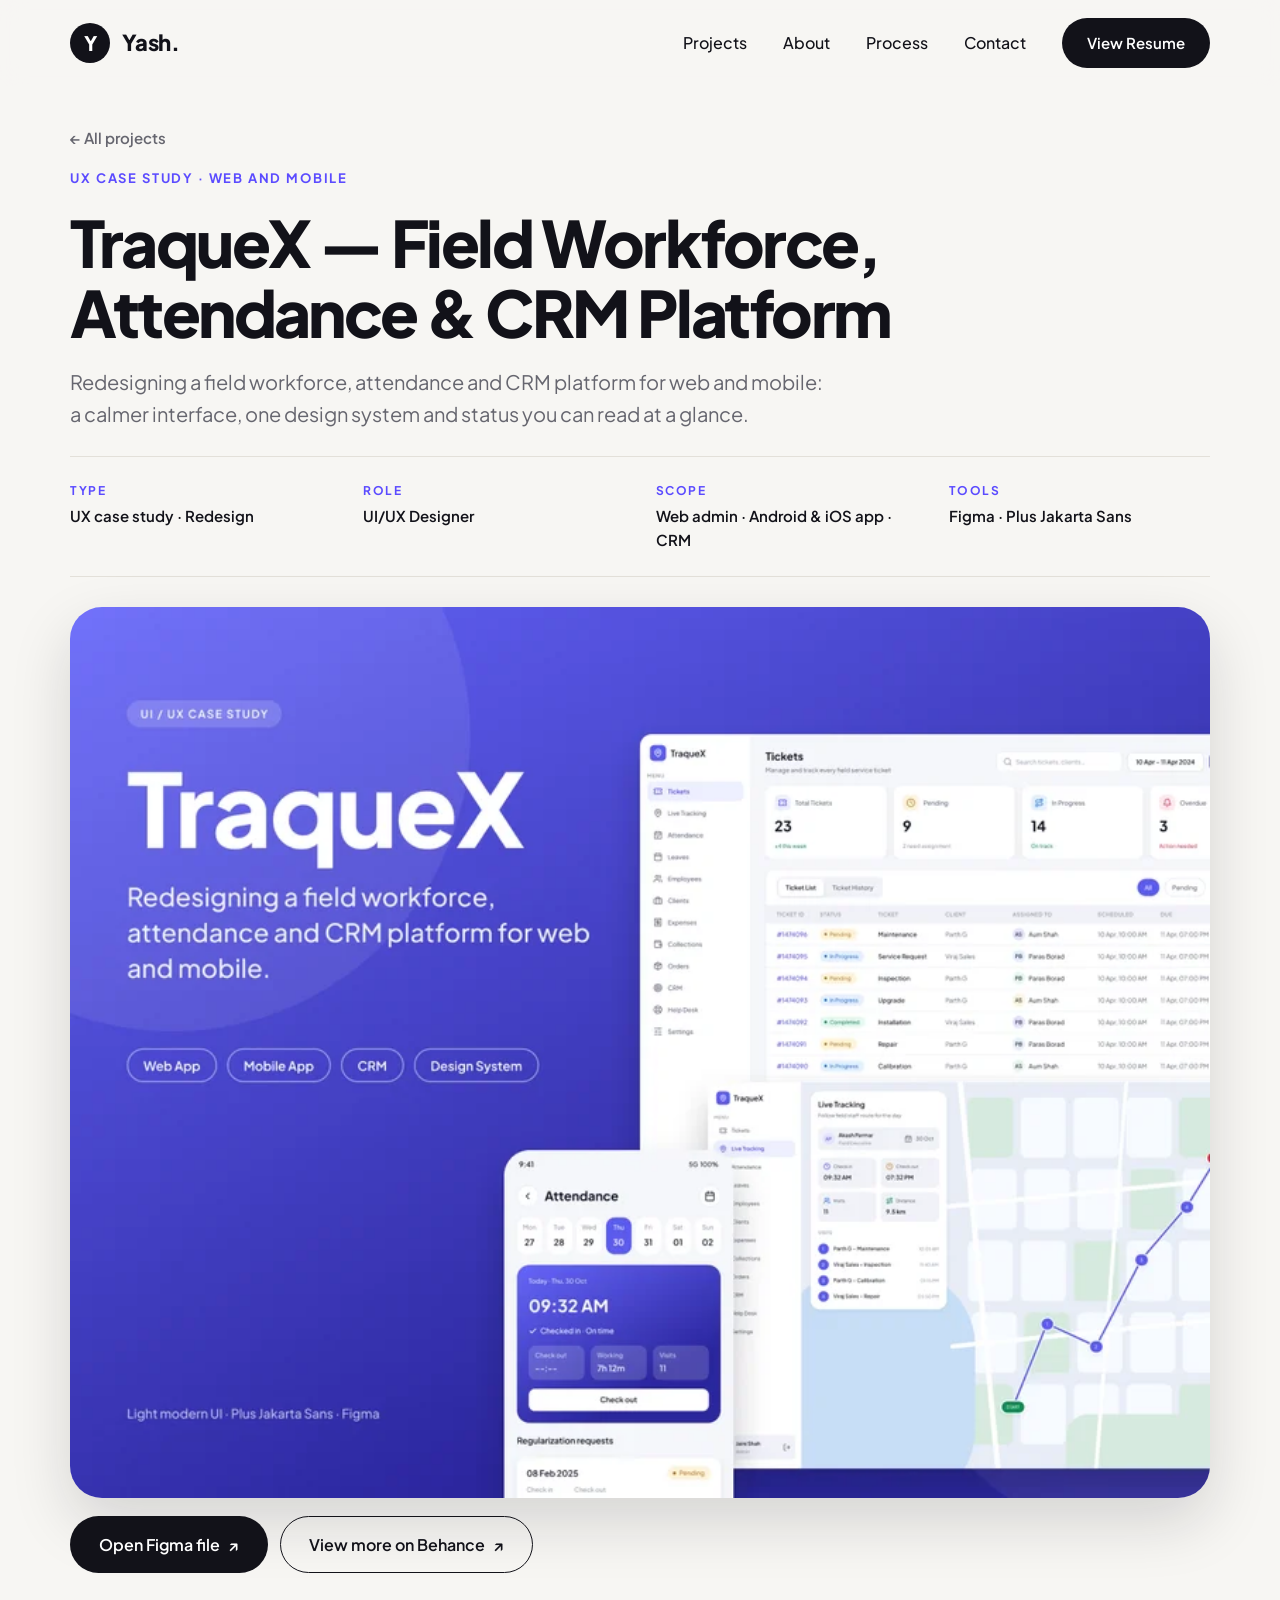
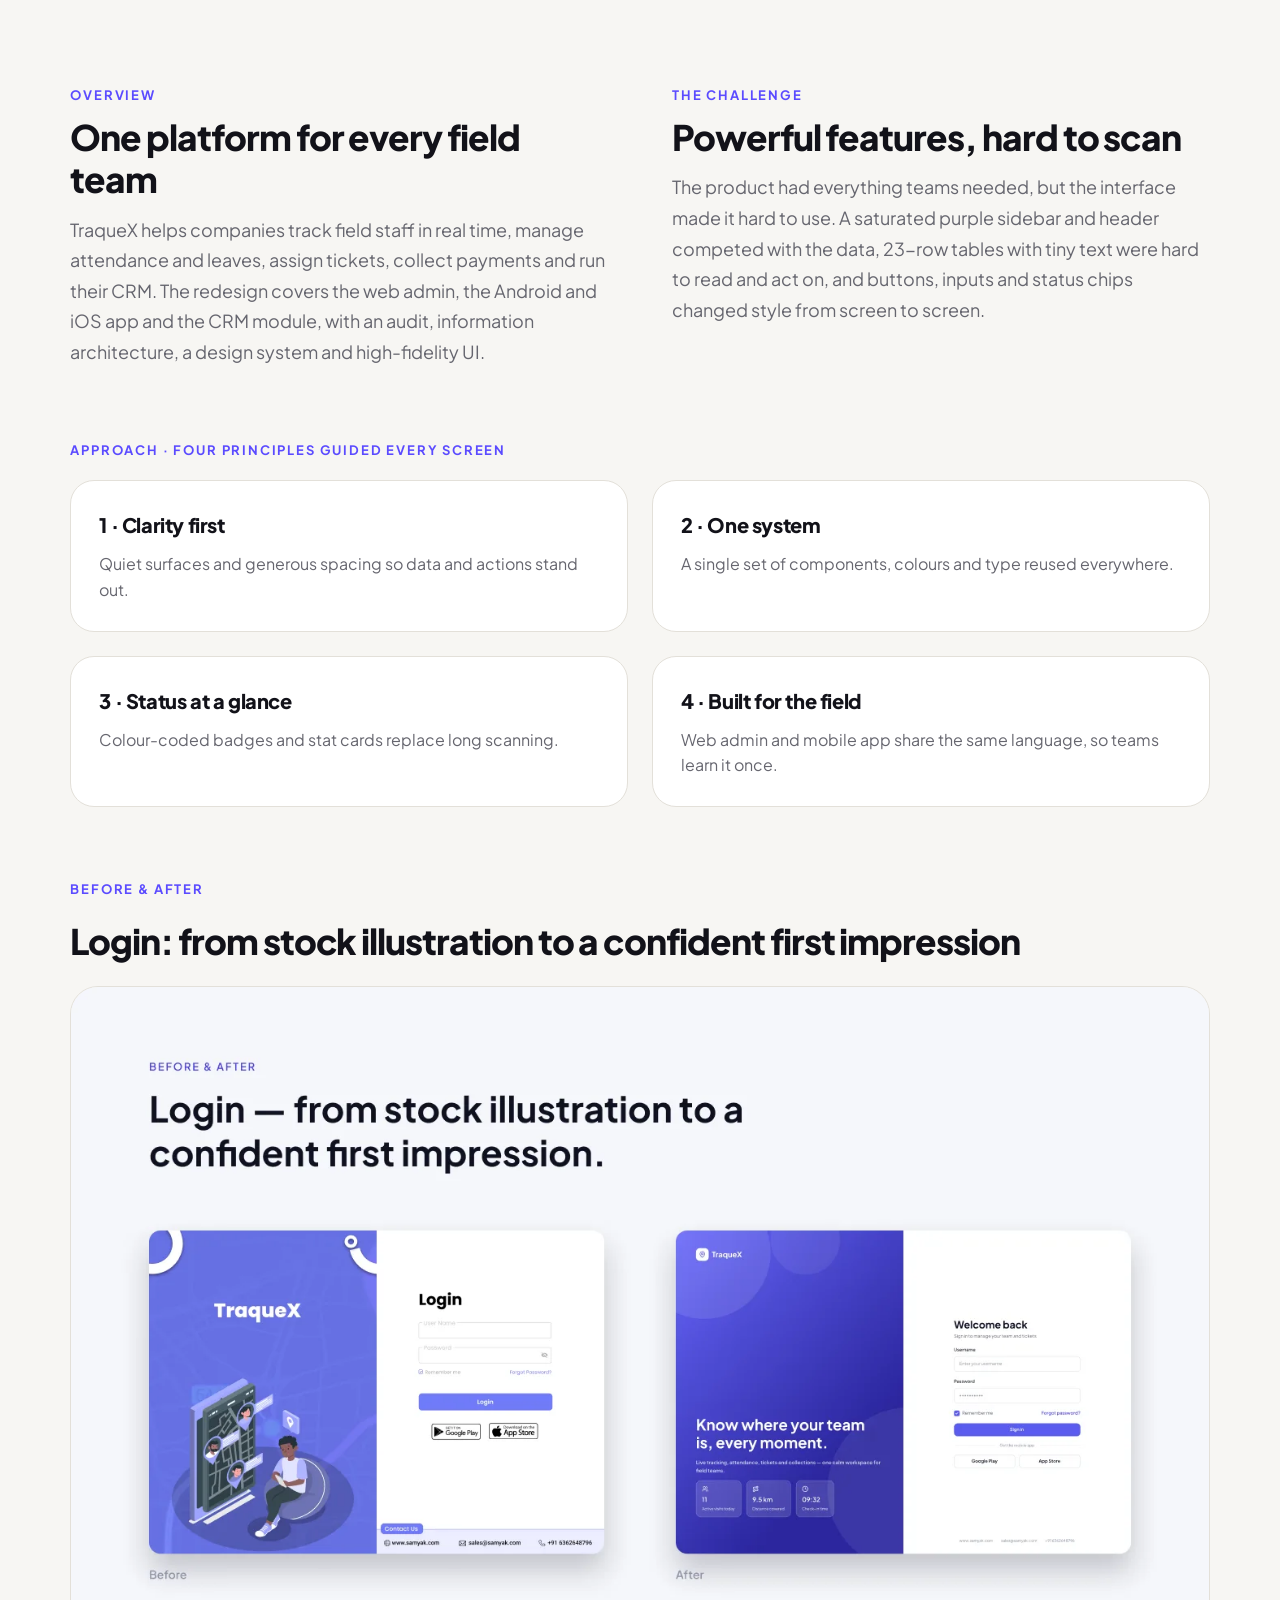
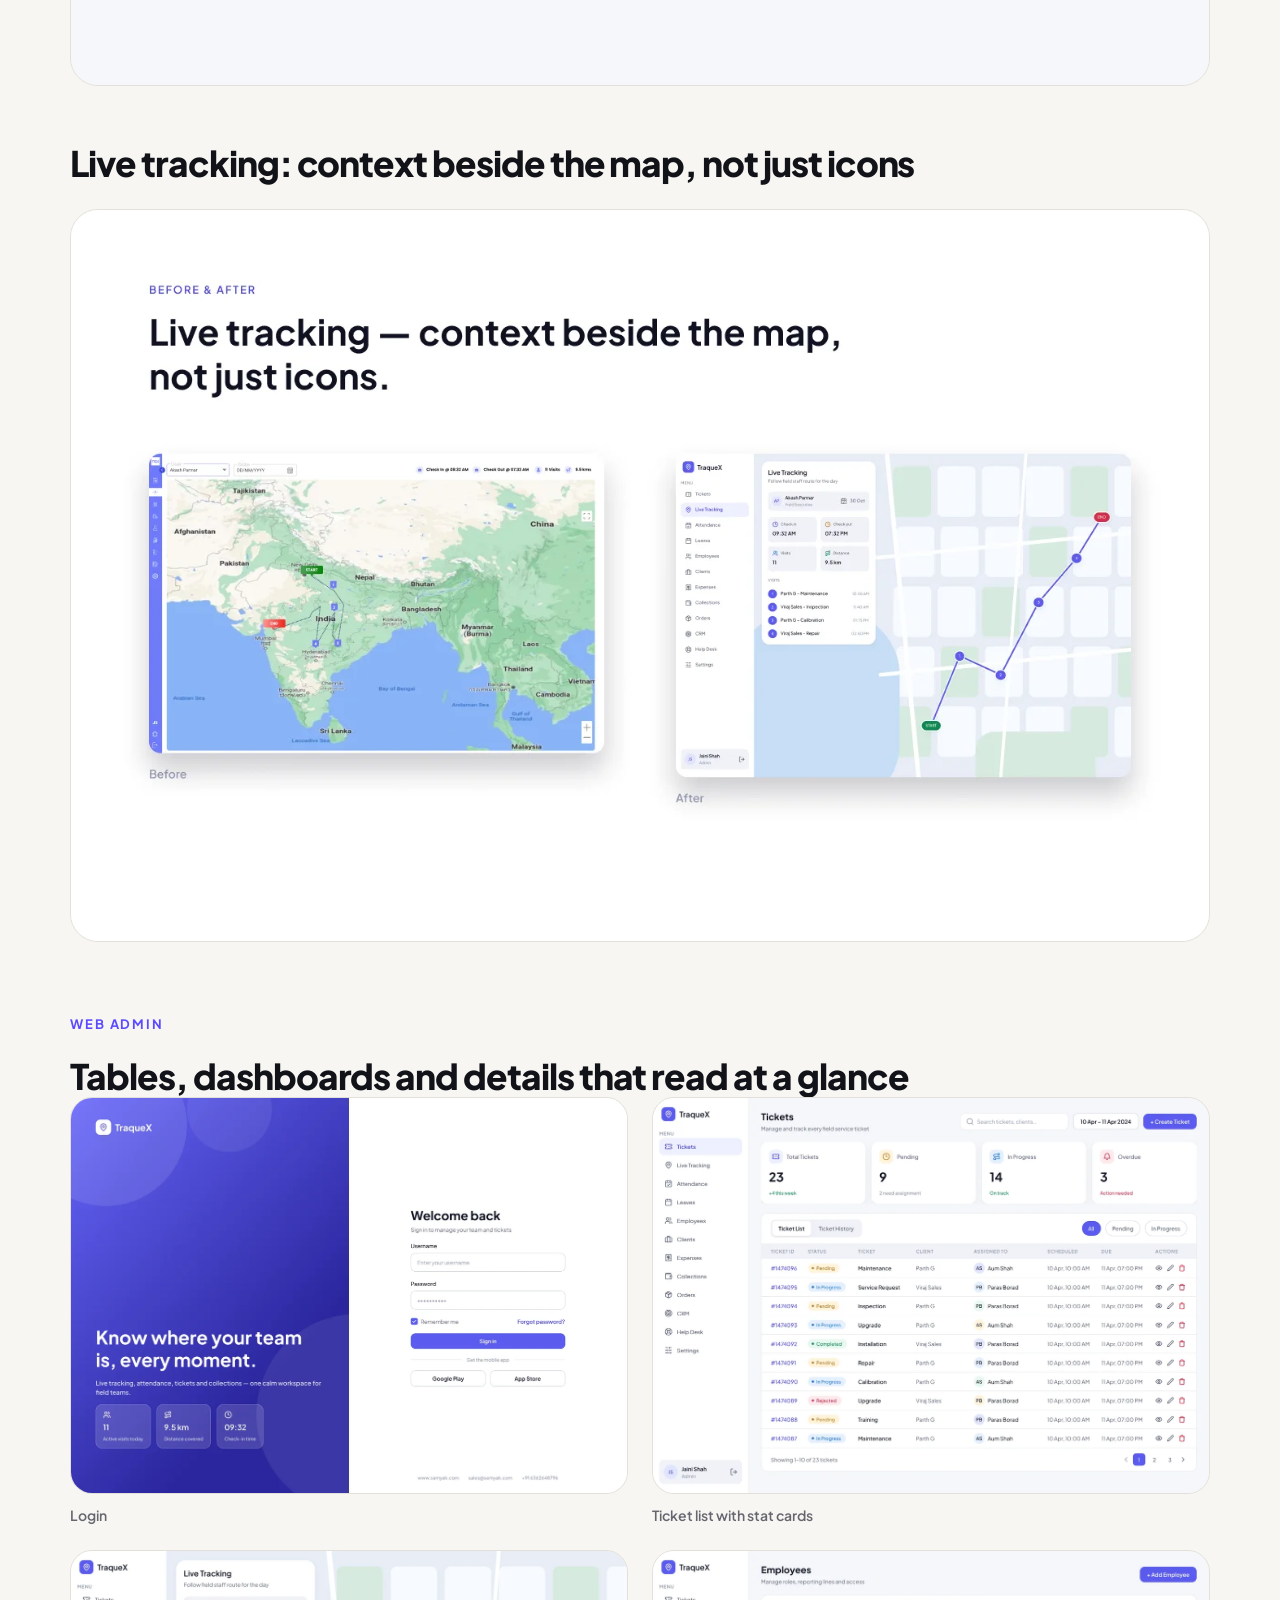
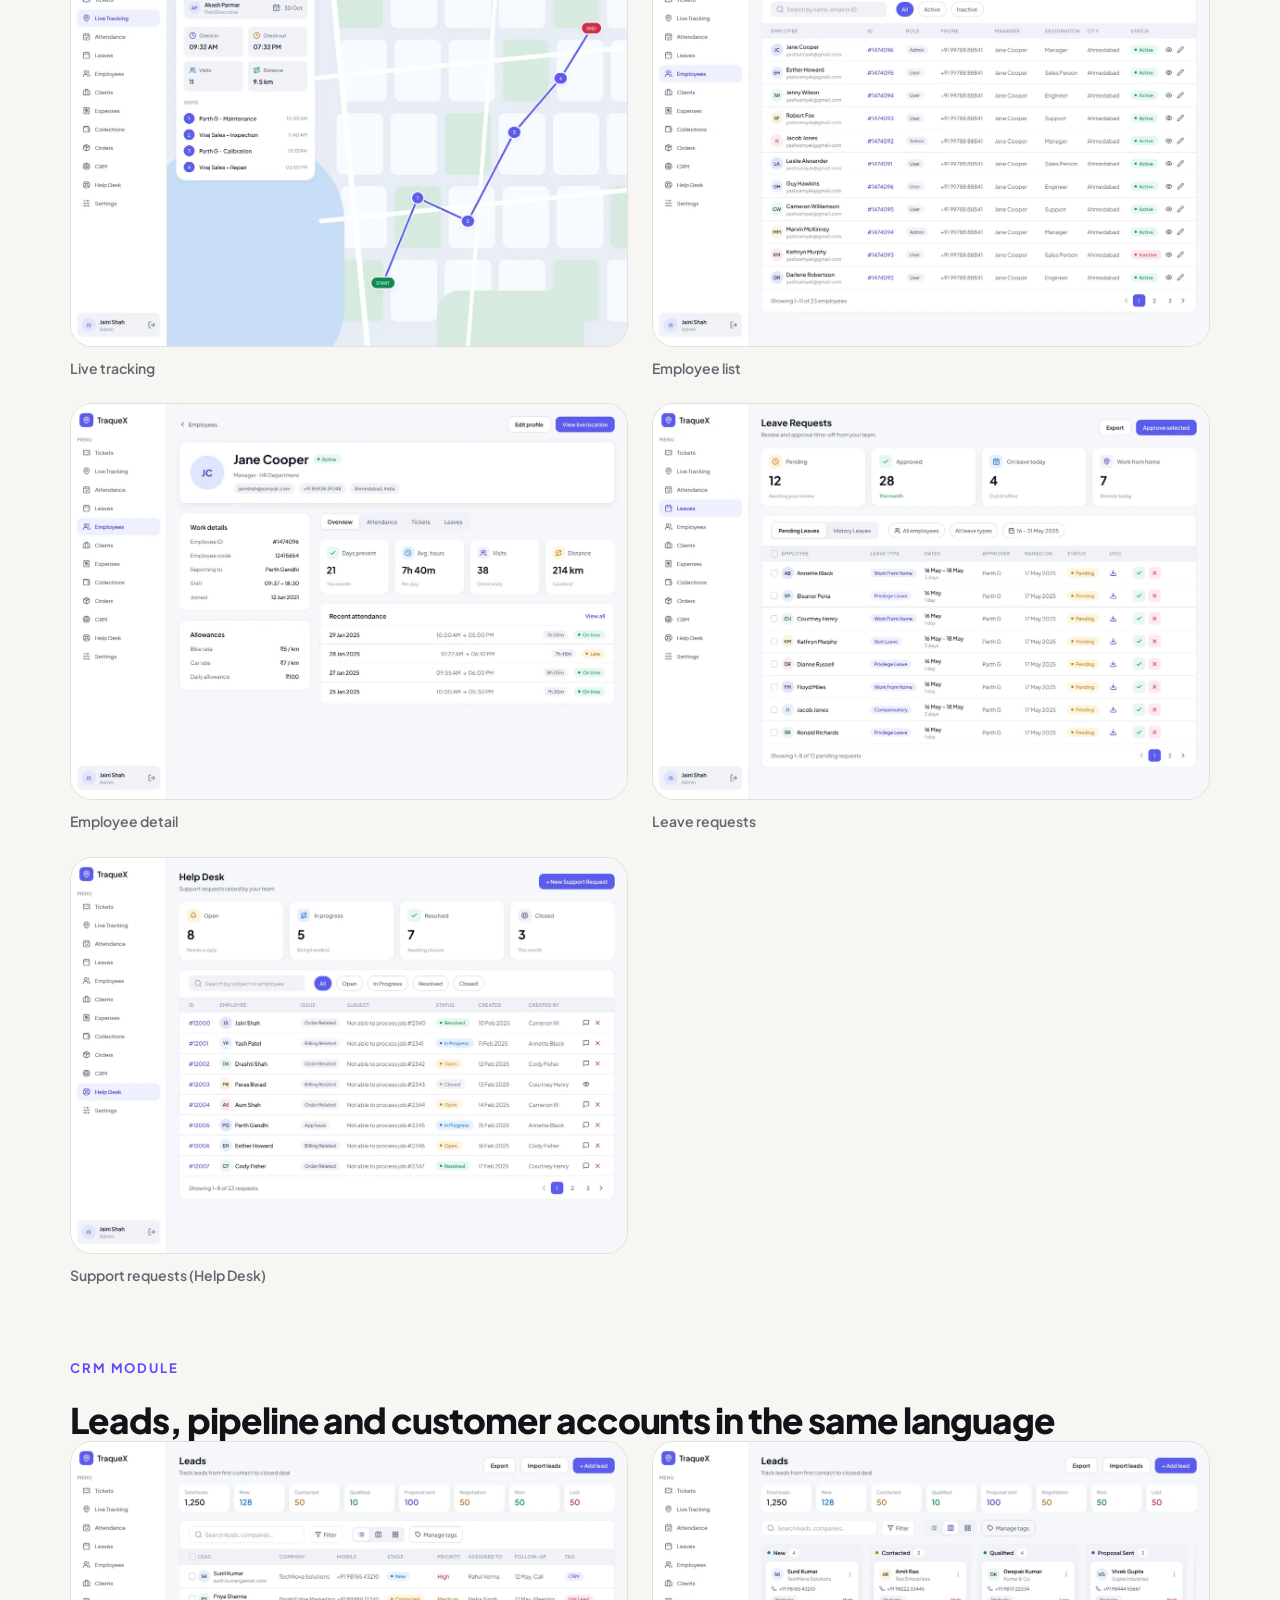
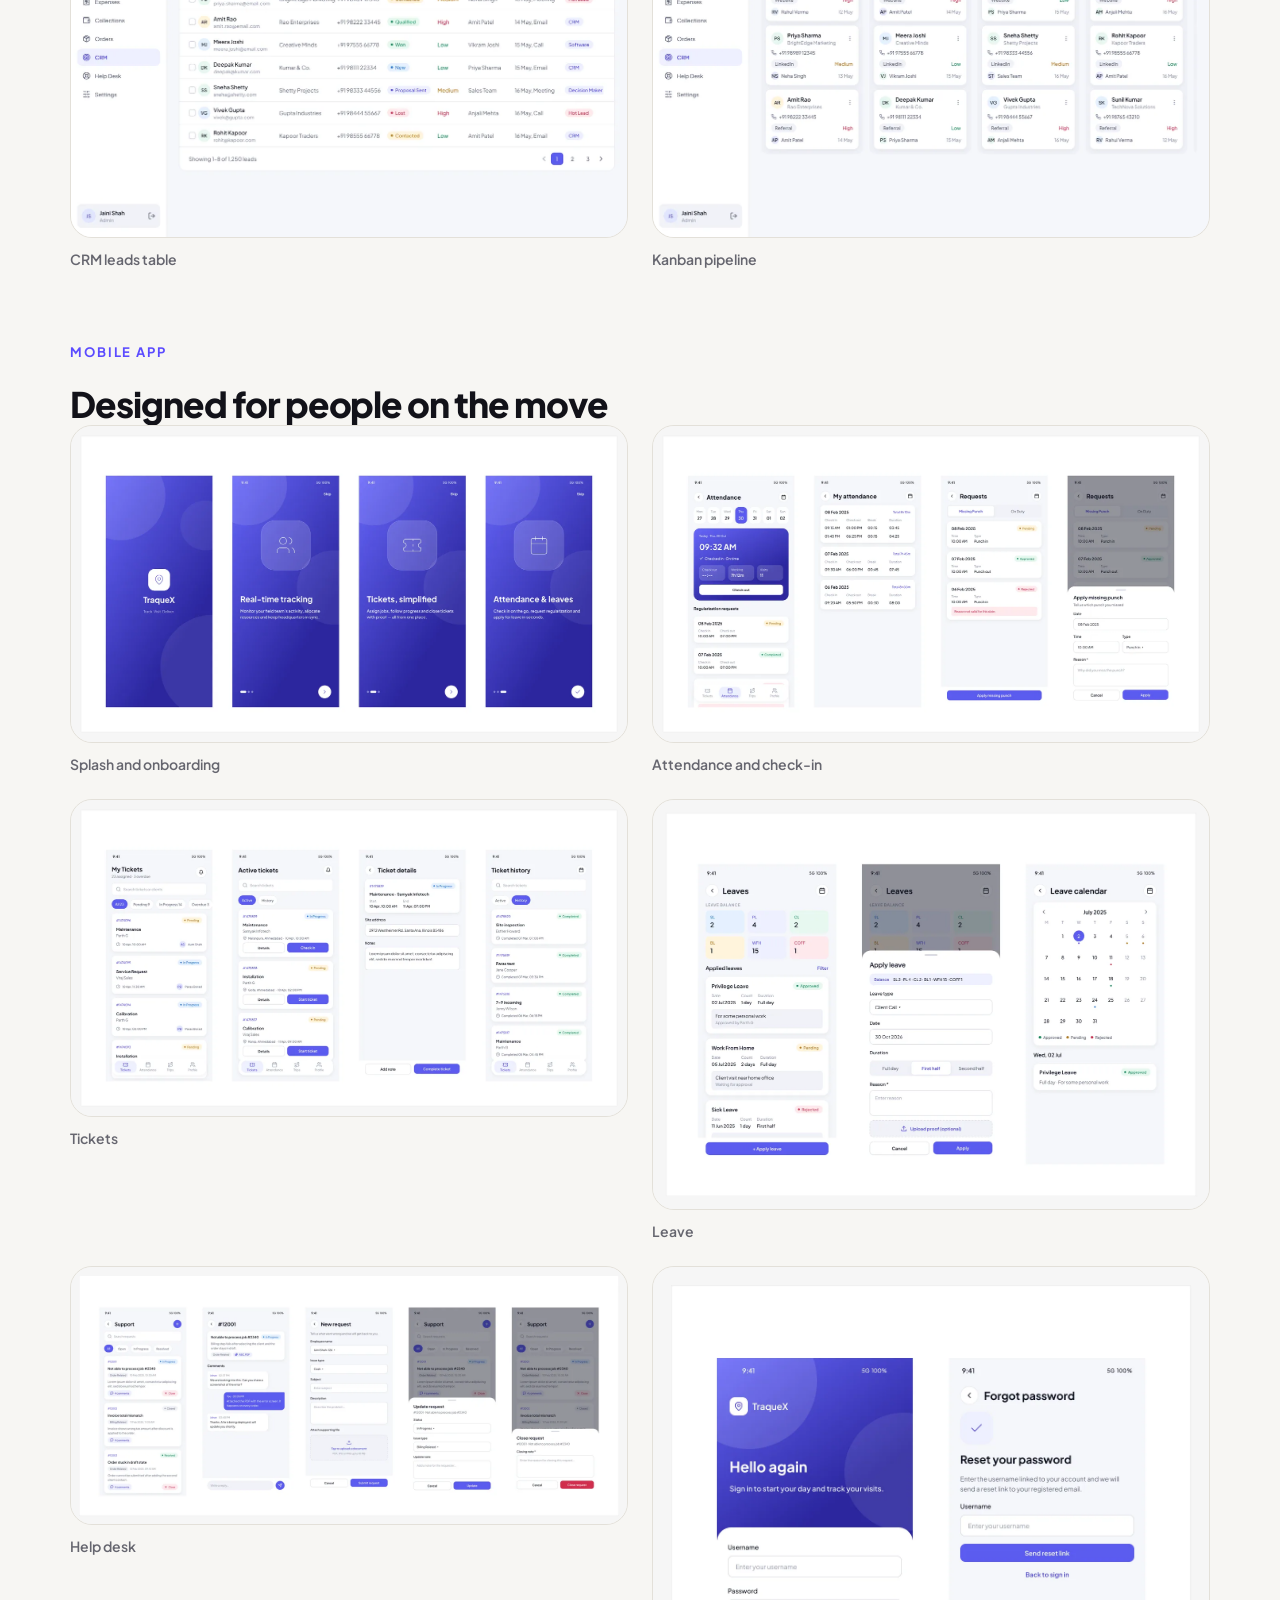
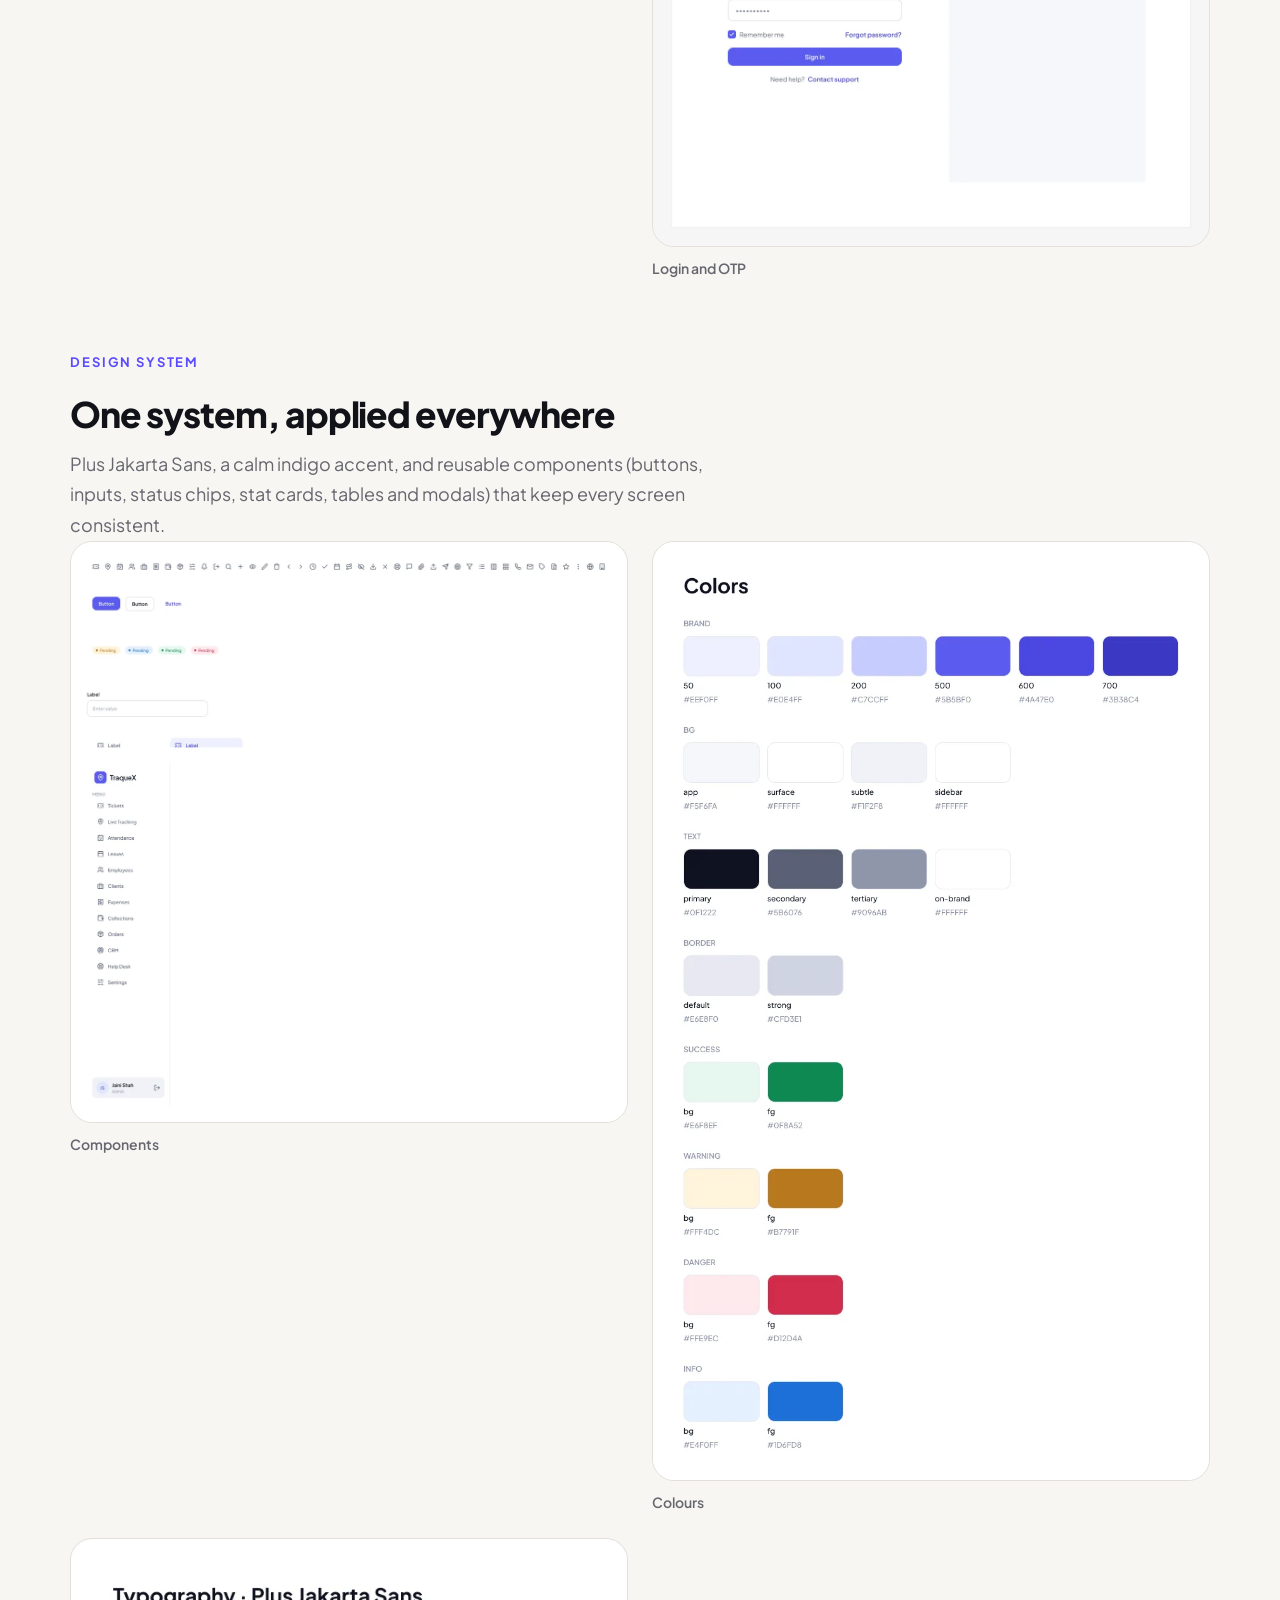
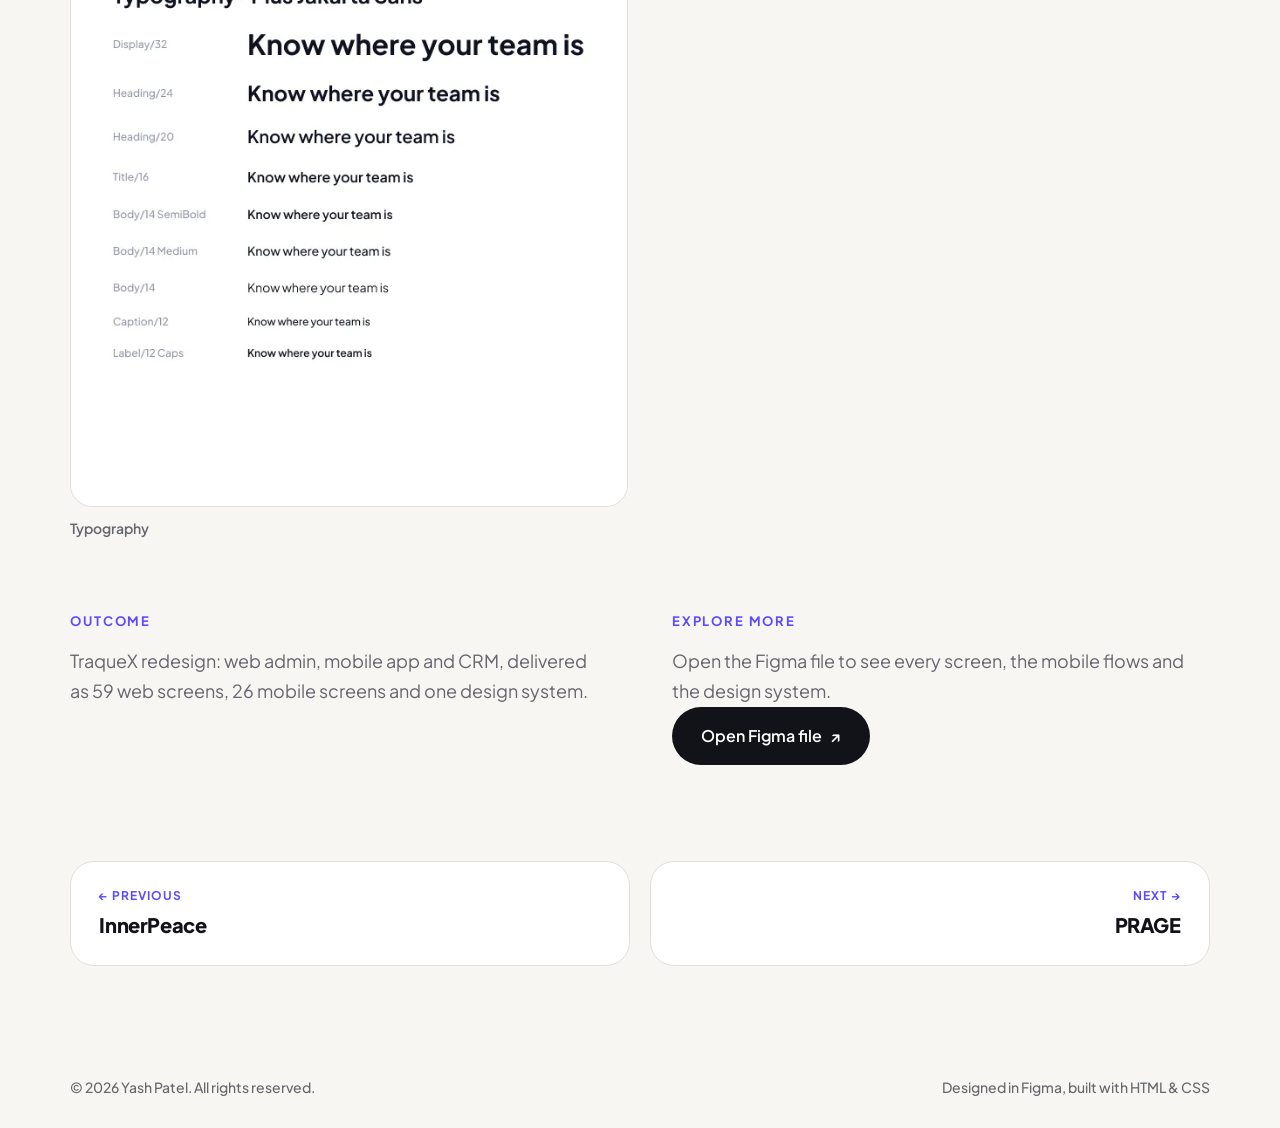
<file: projects/traquex.html>
<!doctype html>
<html lang="en">
<head>
  <meta charset="utf-8">
  <meta name="viewport" content="width=device-width, initial-scale=1">
  <title>TraqueX — Field Workforce, Attendance & CRM Platform — Yash Patel</title>
  <meta name="description" content="Redesigning a field workforce, attendance and CRM platform for web and mobile: a calmer interface, one design system and status you can read at a glance.">
  <meta property="og:title" content="TraqueX — Field Workforce, Attendance & CRM Platform — Yash Patel">
  <meta property="og:description" content="Redesigning a field workforce, attendance and CRM platform for web and mobile: a calmer interface, one design system and status you can read at a glance.">
  <meta property="og:image" content="../assets/img/og-image.jpg">
  <link rel="icon" href="../favicon.svg" type="image/svg+xml">
  <link rel="preconnect" href="https://fonts.googleapis.com">
  <link rel="preconnect" href="https://fonts.gstatic.com" crossorigin>
  <link href="https://fonts.googleapis.com/css2?family=Plus+Jakarta+Sans:wght@400;500;600;700;800&display=swap" rel="stylesheet">
  <link rel="stylesheet" href="../styles.css">
  <script>document.documentElement.classList.add('js');</script>
</head>
<body>
  <a class="skip-link" href="#content">Skip to content</a>

  <header class="site-header" id="top">
    <div class="container nav">
      <a class="logo" href="../index.html" aria-label="Yash Patel — home">
        <span class="logo-mark">Y</span>
        <span class="logo-text">Yash.</span>
      </a>
      <nav class="nav-links" id="nav-links" aria-label="Main">
        <a href="../index.html#projects">Projects</a>
        <a href="../index.html#about">About</a>
        <a href="../index.html#process">Process</a>
        <a href="../index.html#contact">Contact</a>
        <a class="btn btn-dark nav-cta" href="../resume.html">View Resume</a>
      </nav>
      <button class="menu-btn" id="menu-btn" aria-label="Open menu" aria-expanded="false" aria-controls="nav-links"><span></span><span></span></button>
    </div>
  </header>

  <main id="content">
    <section class="detail-hero container">
      <a class="back-link" href="../index.html#projects"><span aria-hidden="true">←</span> All projects</a>
      <p class="eyebrow">UX case study · Web and mobile</p>
      <h1>TraqueX — Field Workforce, Attendance & CRM Platform</h1>
      <p class="lead">Redesigning a field workforce, attendance and CRM platform for web and mobile: a calmer interface, one design system and status you can read at a glance.</p>
      <dl class="meta-grid"><div><dt>Type</dt><dd>UX case study · Redesign</dd></div><div><dt>Role</dt><dd>UI/UX Designer</dd></div><div><dt>Scope</dt><dd>Web admin · Android &amp; iOS app · CRM</dd></div><div><dt>Tools</dt><dd>Figma · Plus Jakarta Sans</dd></div></dl>
      <figure class="cover"><img src="../assets/img/traquex.webp" width="808" height="632" alt="TraqueX redesign shown on a laptop and a phone" decoding="async"></figure>
      <div class="cta-row">
        <a class="btn btn-dark" href="https://www.figma.com/design/9wMUjeYp4CEIOi1XBdinUy/All-Works?node-id=362-10" target="_blank" rel="noopener">Open Figma file <span aria-hidden="true">↗</span></a>
        <a class="btn btn-outline" href="https://www.behance.net/yashp11" target="_blank" rel="noopener">View more on Behance <span aria-hidden="true">↗</span></a>
      </div>
    </section>

    <section class="section container detail-block">
      <div class="two-col">
        <div class="reveal"><p class="eyebrow">Overview</p><h2>One platform for every field team</h2><p class="prose">TraqueX helps companies track field staff in real time, manage attendance and leaves, assign tickets, collect payments and run their CRM. The redesign covers the web admin, the Android and iOS app and the CRM module, with an audit, information architecture, a design system and high-fidelity UI.</p></div>
        <div class="reveal"><p class="eyebrow">The challenge</p><h2>Powerful features, hard to scan</h2><p class="prose">The product had everything teams needed, but the interface made it hard to use. A saturated purple sidebar and header competed with the data, 23-row tables with tiny text were hard to read and act on, and buttons, inputs and status chips changed style from screen to screen.</p></div>
      </div>
    </section>

    <section class="section container detail-block tight"><p class="eyebrow reveal">Approach · Four principles guided every screen</p>
      <div class="info-grid two"><div class="info-card reveal"><h3>1 · Clarity first</h3><p>Quiet surfaces and generous spacing so data and actions stand out.</p></div><div class="info-card reveal"><h3>2 · One system</h3><p>A single set of components, colours and type reused everywhere.</p></div><div class="info-card reveal"><h3>3 · Status at a glance</h3><p>Colour-coded badges and stat cards replace long scanning.</p></div><div class="info-card reveal"><h3>4 · Built for the field</h3><p>Web admin and mobile app share the same language, so teams learn it once.</p></div></div>
    </section>

    <section class="section container detail-block tight"><p class="eyebrow reveal">Before &amp; after</p>
      <h2 class="h-sm reveal">Login: from stock illustration to a confident first impression</h2>
      <figure class="wide-fig reveal"><button class="zoom" type="button" aria-label="Enlarge: Login before and after"><img src="../assets/img/projects/traquex/before-after-login.webp" loading="lazy" alt="TraqueX login screen before and after the redesign" width="1400" height="860" decoding="async"></button></figure>
      <h2 class="h-sm reveal sp-top">Live tracking: context beside the map, not just icons</h2>
      <figure class="wide-fig reveal"><button class="zoom" type="button" aria-label="Enlarge: Live tracking before and after"><img src="../assets/img/projects/traquex/before-after-tracking.webp" loading="lazy" alt="TraqueX live tracking screen before and after the redesign" width="1400" height="900" decoding="async"></button></figure>
    </section>

    <section class="section container detail-block tight"><p class="eyebrow reveal">Web admin</p>
      <h2 class="h-sm reveal">Tables, dashboards and details that read at a glance</h2>
      <div class="gallery wide"><figure class="reveal"><button class="zoom" type="button" aria-label="Enlarge: TraqueX — Login"><img src="../assets/img/projects/traquex/login.webp" loading="lazy" alt="TraqueX — Login" width="1200" height="853" decoding="async"></button><figcaption>Login</figcaption></figure><figure class="reveal"><button class="zoom" type="button" aria-label="Enlarge: TraqueX — Ticket list with stat cards"><img src="../assets/img/projects/traquex/tickets.webp" loading="lazy" alt="TraqueX — Ticket list with stat cards" width="1200" height="853" decoding="async"></button><figcaption>Ticket list with stat cards</figcaption></figure><figure class="reveal"><button class="zoom" type="button" aria-label="Enlarge: TraqueX — Live tracking"><img src="../assets/img/projects/traquex/live-tracking.webp" loading="lazy" alt="TraqueX — Live tracking" width="1200" height="853" decoding="async"></button><figcaption>Live tracking</figcaption></figure><figure class="reveal"><button class="zoom" type="button" aria-label="Enlarge: TraqueX — Employee list"><img src="../assets/img/projects/traquex/employees.webp" loading="lazy" alt="TraqueX — Employee list" width="1200" height="853" decoding="async"></button><figcaption>Employee list</figcaption></figure><figure class="reveal"><button class="zoom" type="button" aria-label="Enlarge: TraqueX — Employee detail"><img src="../assets/img/projects/traquex/employee-detail.webp" loading="lazy" alt="TraqueX — Employee detail" width="1200" height="853" decoding="async"></button><figcaption>Employee detail</figcaption></figure><figure class="reveal"><button class="zoom" type="button" aria-label="Enlarge: TraqueX — Leave requests"><img src="../assets/img/projects/traquex/leave.webp" loading="lazy" alt="TraqueX — Leave requests" width="1200" height="853" decoding="async"></button><figcaption>Leave requests</figcaption></figure><figure class="reveal"><button class="zoom" type="button" aria-label="Enlarge: TraqueX — Support requests (Help Desk)"><img src="../assets/img/projects/traquex/help-desk.webp" loading="lazy" alt="TraqueX — Support requests (Help Desk)" width="1200" height="853" decoding="async"></button><figcaption>Support requests (Help Desk)</figcaption></figure></div>
    </section>

    <section class="section container detail-block tight"><p class="eyebrow reveal">CRM module</p>
      <h2 class="h-sm reveal">Leads, pipeline and customer accounts in the same language</h2>
      <div class="gallery wide"><figure class="reveal"><button class="zoom" type="button" aria-label="Enlarge: TraqueX — CRM leads table"><img src="../assets/img/projects/traquex/crm-leads.webp" loading="lazy" alt="TraqueX — CRM leads table" width="1200" height="853" decoding="async"></button><figcaption>CRM leads table</figcaption></figure><figure class="reveal"><button class="zoom" type="button" aria-label="Enlarge: TraqueX — Kanban pipeline"><img src="../assets/img/projects/traquex/crm-kanban.webp" loading="lazy" alt="TraqueX — Kanban pipeline" width="1200" height="853" decoding="async"></button><figcaption>Kanban pipeline</figcaption></figure></div>
    </section>

    <section class="section container detail-block tight"><p class="eyebrow reveal">Mobile app</p>
      <h2 class="h-sm reveal">Designed for people on the move</h2>
      <div class="gallery wide"><figure class="reveal"><button class="zoom" type="button" aria-label="Enlarge: TraqueX mobile — Splash and onboarding"><img src="../assets/img/projects/traquex/mobile-onboarding.webp" loading="lazy" alt="TraqueX mobile — Splash and onboarding" width="1400" height="795" decoding="async"></button><figcaption>Splash and onboarding</figcaption></figure><figure class="reveal"><button class="zoom" type="button" aria-label="Enlarge: TraqueX mobile — Attendance and check-in"><img src="../assets/img/projects/traquex/mobile-attendance.webp" loading="lazy" alt="TraqueX mobile — Attendance and check-in" width="1400" height="795" decoding="async"></button><figcaption>Attendance and check-in</figcaption></figure><figure class="reveal"><button class="zoom" type="button" aria-label="Enlarge: TraqueX mobile — Tickets"><img src="../assets/img/projects/traquex/mobile-tickets.webp" loading="lazy" alt="TraqueX mobile — Tickets" width="1400" height="795" decoding="async"></button><figcaption>Tickets</figcaption></figure><figure class="reveal"><button class="zoom" type="button" aria-label="Enlarge: TraqueX mobile — Leave"><img src="../assets/img/projects/traquex/mobile-leave.webp" loading="lazy" alt="TraqueX mobile — Leave" width="1400" height="1029" decoding="async"></button><figcaption>Leave</figcaption></figure><figure class="reveal"><button class="zoom" type="button" aria-label="Enlarge: TraqueX mobile — Help desk"><img src="../assets/img/projects/traquex/mobile-help-desk.webp" loading="lazy" alt="TraqueX mobile — Help desk" width="1400" height="648" decoding="async"></button><figcaption>Help desk</figcaption></figure><figure class="reveal"><button class="zoom" type="button" aria-label="Enlarge: TraqueX mobile — Login and OTP"><img src="../assets/img/projects/traquex/mobile-auth.webp" loading="lazy" alt="TraqueX mobile — Login and OTP" width="1220" height="1272" decoding="async"></button><figcaption>Login and OTP</figcaption></figure></div>
    </section>

    <section class="section container detail-block tight"><p class="eyebrow reveal">Design system</p>
      <h2 class="h-sm reveal">One system, applied everywhere</h2>
      <p class="prose reveal">Plus Jakarta Sans, a calm indigo accent, and reusable components (buttons, inputs, status chips, stat cards, tables and modals) that keep every screen consistent.</p>
      <div class="gallery wide"><figure class="reveal"><button class="zoom" type="button" aria-label="Enlarge: TraqueX design system — Components"><img src="../assets/img/projects/traquex/design-system-components.webp" loading="lazy" alt="TraqueX design system — Components" width="1200" height="1253" decoding="async"></button><figcaption>Components</figcaption></figure><figure class="reveal"><button class="zoom" type="button" aria-label="Enlarge: TraqueX design system — Colours"><img src="../assets/img/projects/traquex/design-system-colors.webp" loading="lazy" alt="TraqueX design system — Colours" width="876" height="1480" decoding="async"></button><figcaption>Colours</figcaption></figure><figure class="reveal"><button class="zoom" type="button" aria-label="Enlarge: TraqueX design system — Typography"><img src="../assets/img/projects/traquex/design-system-typography.webp" loading="lazy" alt="TraqueX design system — Typography" width="637" height="650" decoding="async"></button><figcaption>Typography</figcaption></figure></div>
    </section>

    <section class="section container detail-block tight">
      <div class="two-col">
        <div class="reveal"><p class="eyebrow">Outcome</p><p class="prose">TraqueX redesign: web admin, mobile app and CRM, delivered as 59 web screens, 26 mobile screens and one design system.</p></div>
        <div class="reveal"><p class="eyebrow">Explore more</p><p class="prose">Open the Figma file to see every screen, the mobile flows and the design system.</p><p><a class="btn btn-dark" href="https://www.figma.com/design/9wMUjeYp4CEIOi1XBdinUy/All-Works?node-id=362-10" target="_blank" rel="noopener">Open Figma file <span aria-hidden="true">↗</span></a></p></div>
      </div>
    </section>

    <nav class="pager container" aria-label="More projects">
      <a href="innerpeace.html"><small>← Previous</small><strong>InnerPeace</strong></a>
      <a href="prage.html" class="next"><small>Next →</small><strong>PRAGE</strong></a>
    </nav>
  </main>

  <footer class="site-footer container">
    <p>© <span id="year">2026</span> Yash Patel. All rights reserved.</p>
    <p>Designed in Figma, built with HTML &amp; CSS</p>
  </footer>
  <script src="../script.js"></script>
</body>
</html>
</file>
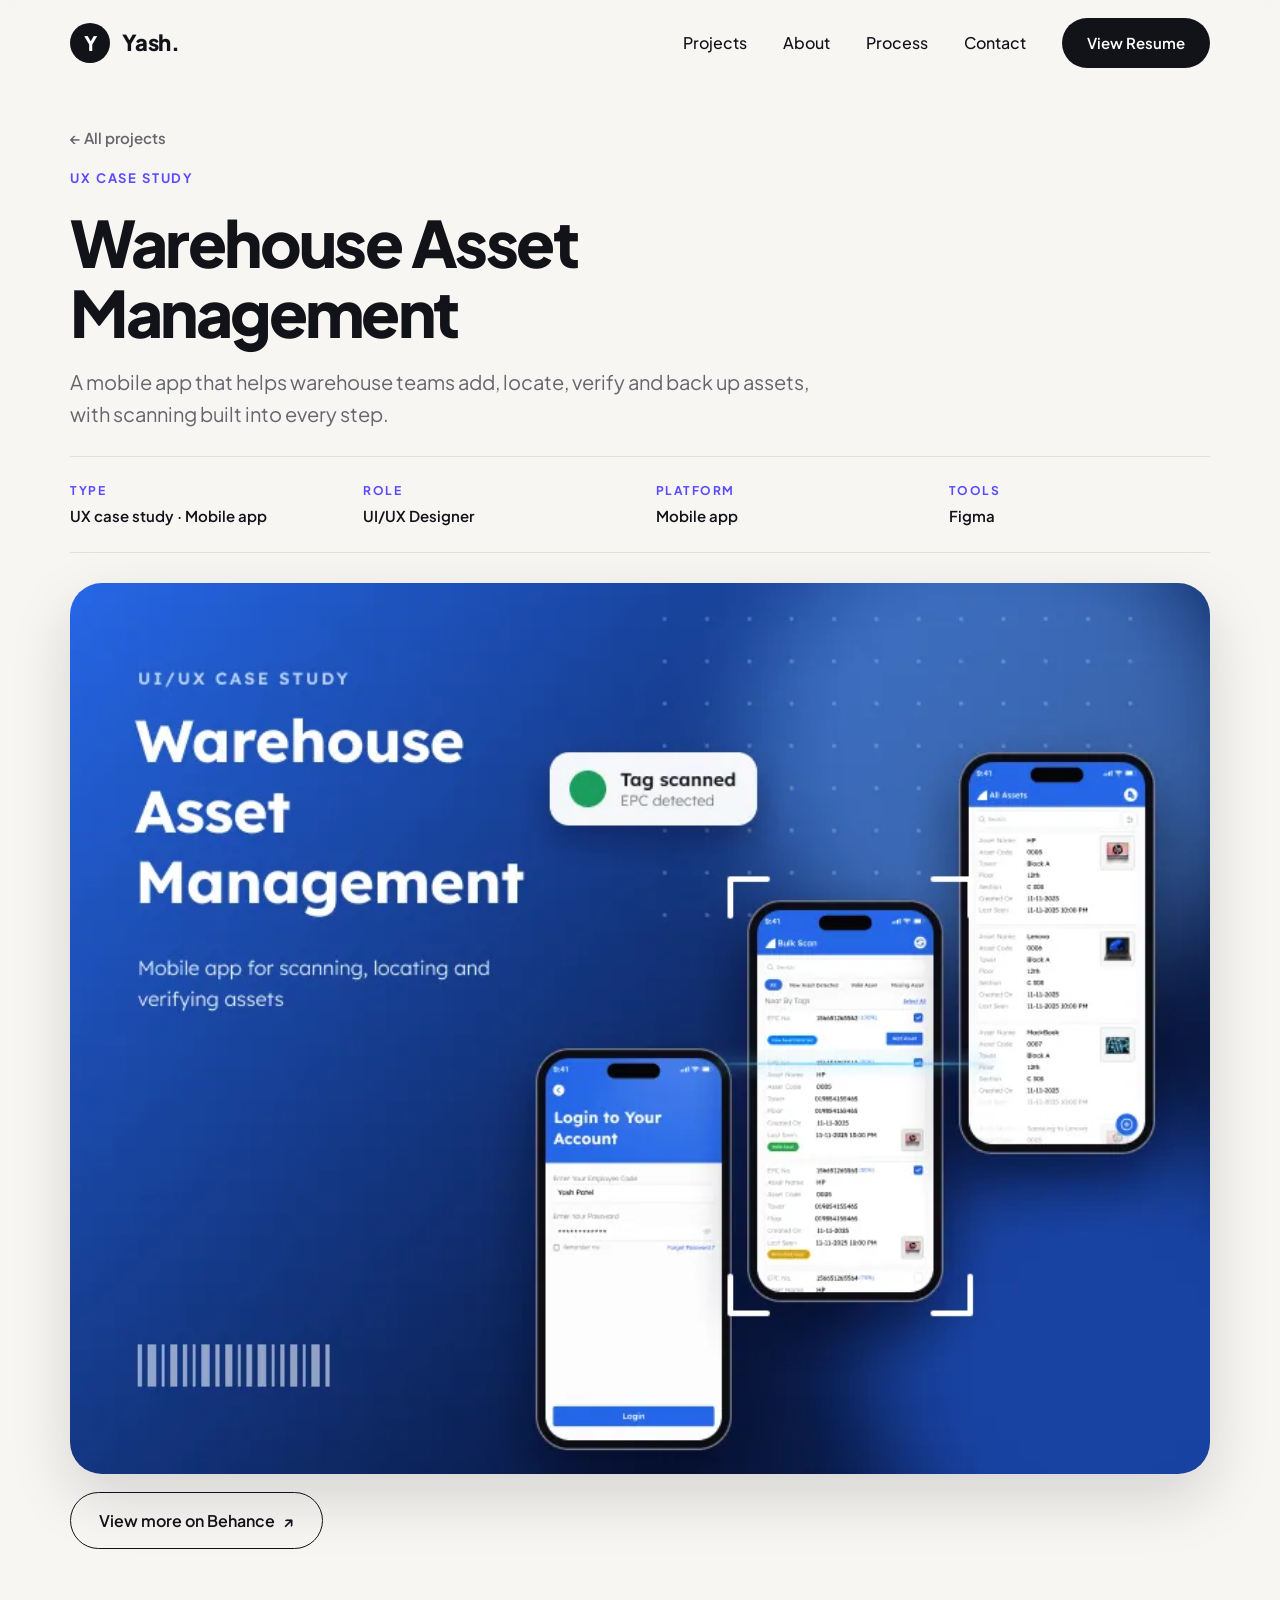
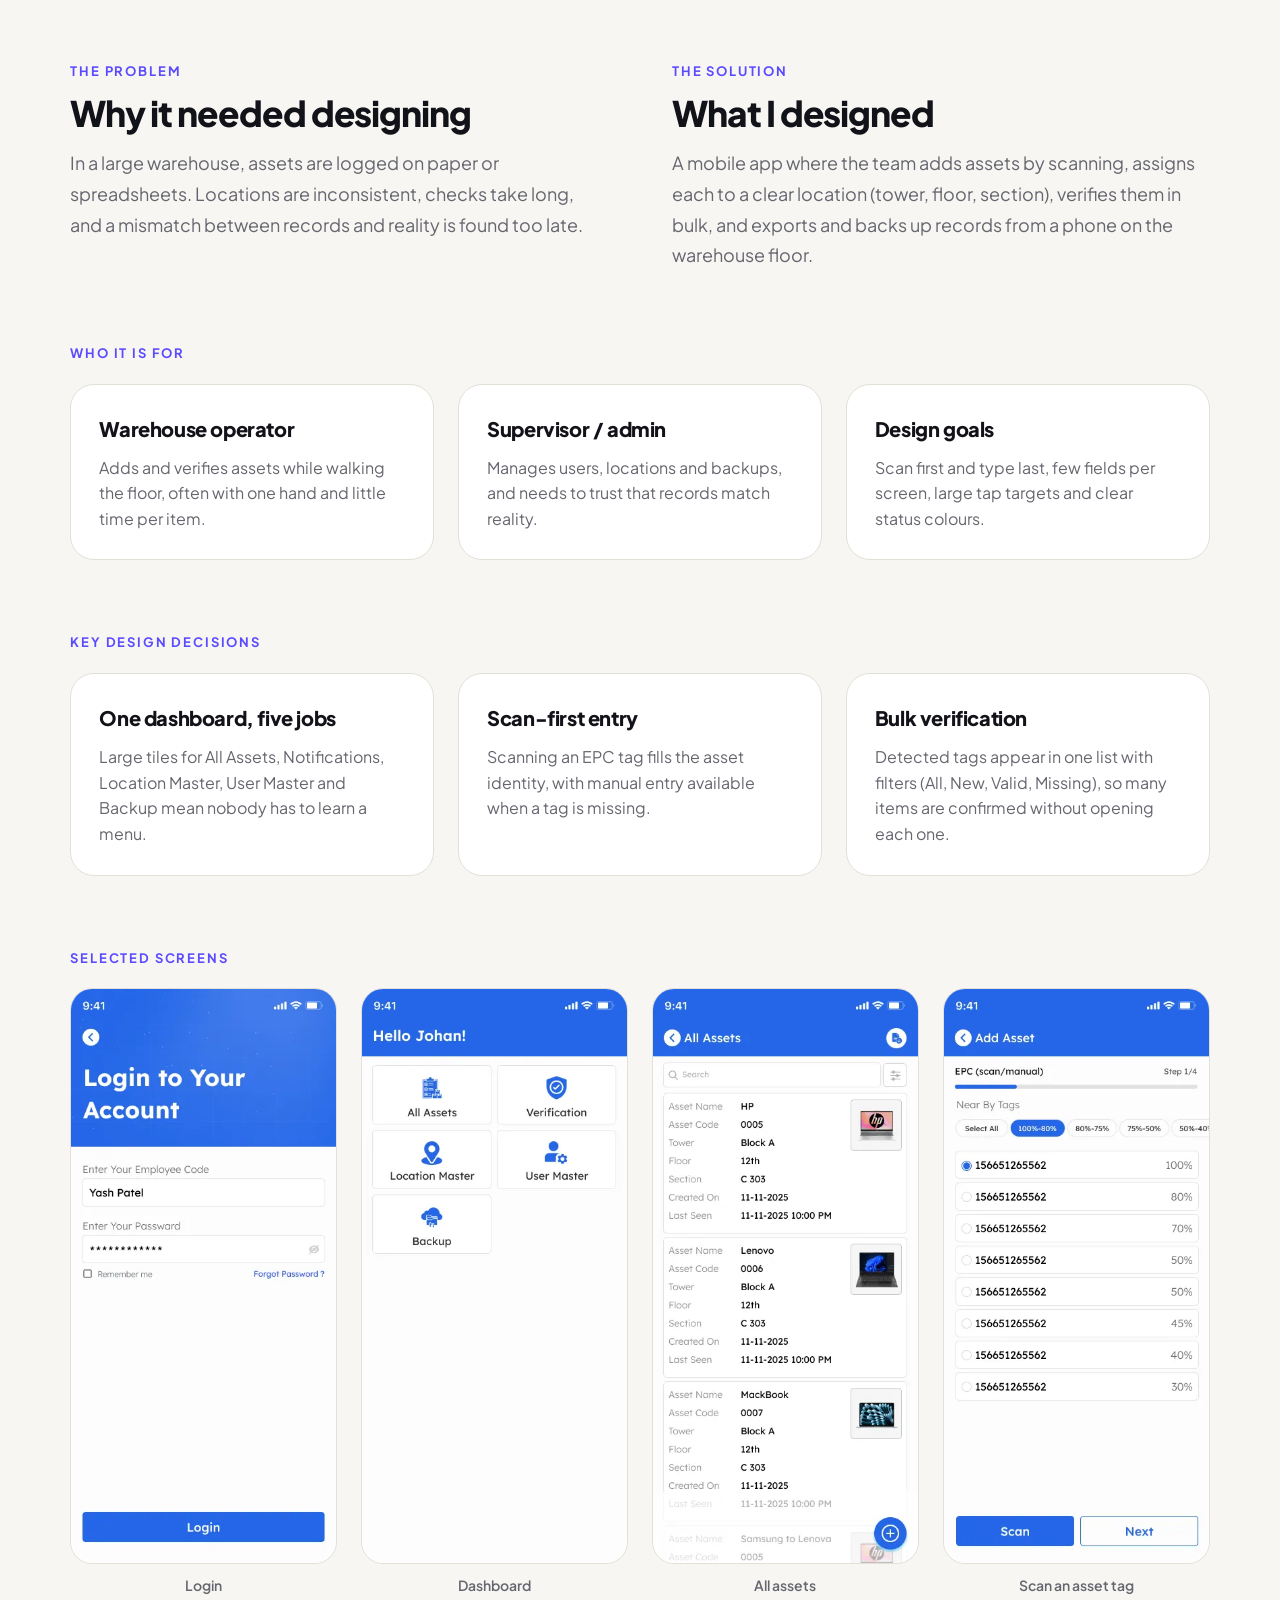
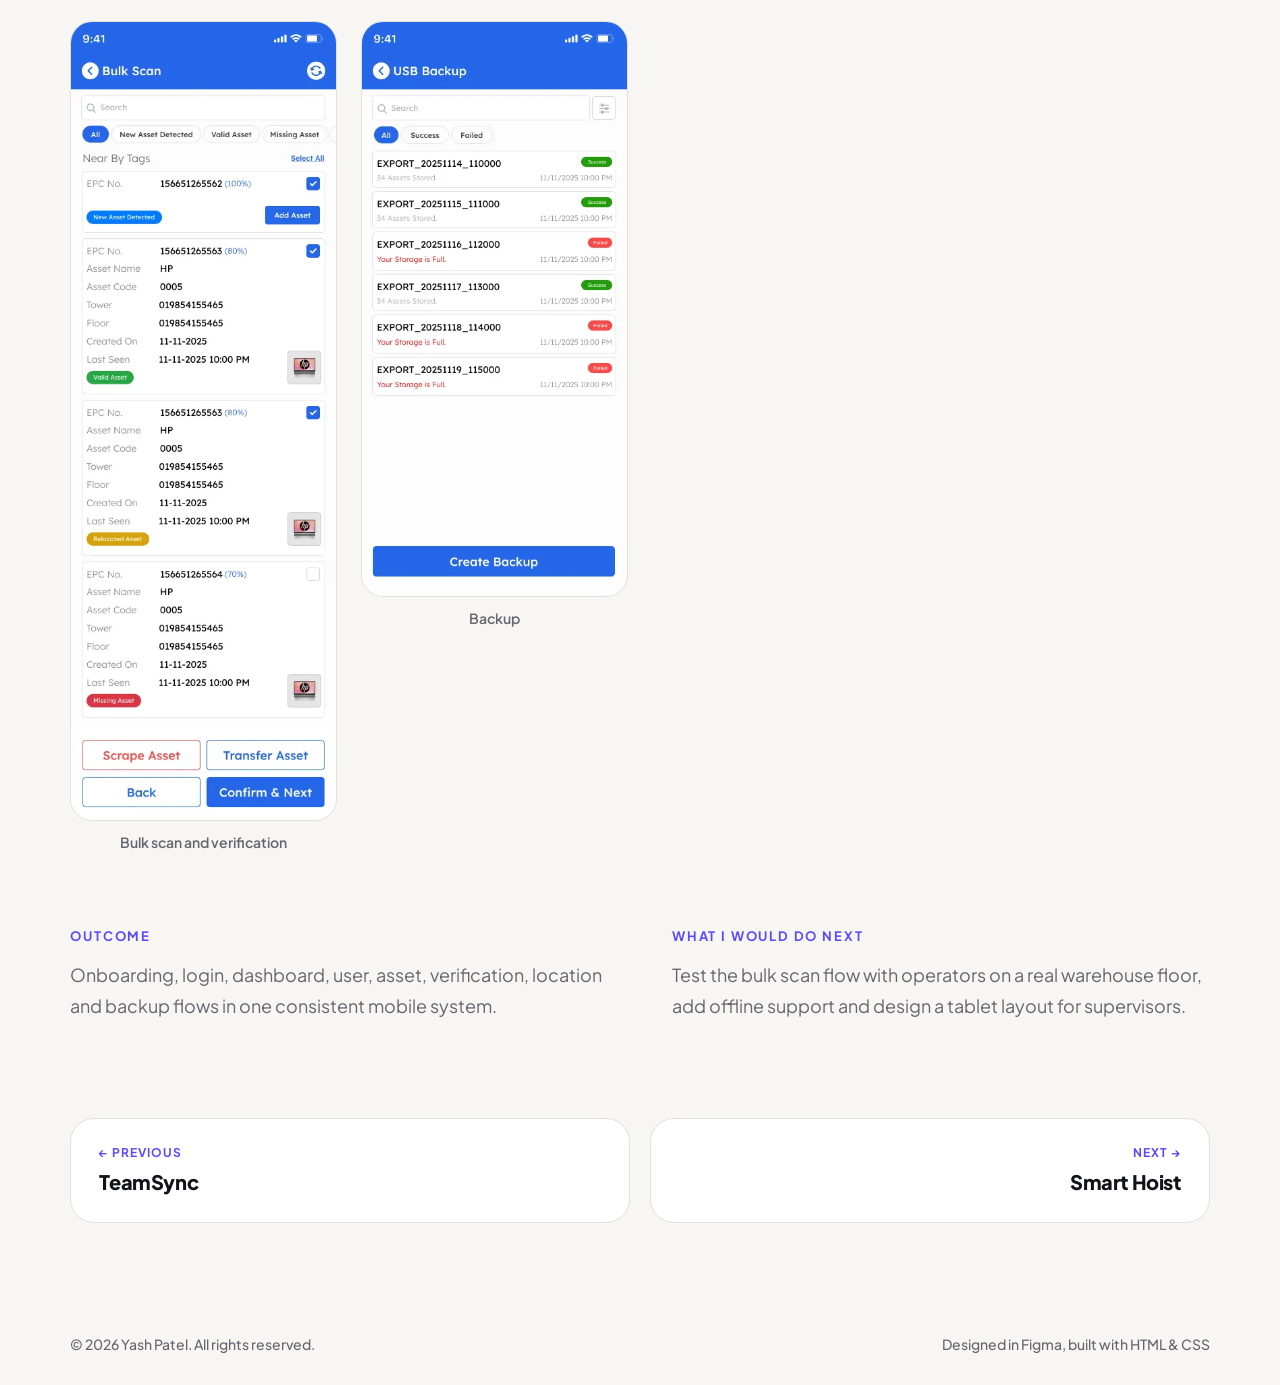
<file: projects/warehouse-asset-management.html>
<!doctype html>
<html lang="en">
<head>
  <meta charset="utf-8">
  <meta name="viewport" content="width=device-width, initial-scale=1">
  <title>Warehouse Asset Management — Yash Patel</title>
  <meta name="description" content="A mobile app that helps warehouse teams add, locate, verify and back up assets, with scanning built into every step.">
  <meta property="og:title" content="Warehouse Asset Management — Yash Patel">
  <meta property="og:description" content="A mobile app that helps warehouse teams add, locate, verify and back up assets, with scanning built into every step.">
  <meta property="og:image" content="../assets/img/og-image.jpg">
  <link rel="icon" href="../favicon.svg" type="image/svg+xml">
  <link rel="preconnect" href="https://fonts.googleapis.com">
  <link rel="preconnect" href="https://fonts.gstatic.com" crossorigin>
  <link href="https://fonts.googleapis.com/css2?family=Plus+Jakarta+Sans:wght@400;500;600;700;800&display=swap" rel="stylesheet">
  <link rel="stylesheet" href="../styles.css">
  <script>document.documentElement.classList.add('js');</script>
</head>
<body>
  <a class="skip-link" href="#content">Skip to content</a>

  <header class="site-header" id="top">
    <div class="container nav">
      <a class="logo" href="../index.html" aria-label="Yash Patel — home">
        <span class="logo-mark">Y</span>
        <span class="logo-text">Yash.</span>
      </a>
      <nav class="nav-links" id="nav-links" aria-label="Main">
        <a href="../index.html#projects">Projects</a>
        <a href="../index.html#about">About</a>
        <a href="../index.html#process">Process</a>
        <a href="../index.html#contact">Contact</a>
        <a class="btn btn-dark nav-cta" href="../resume.html">View Resume</a>
      </nav>
      <button class="menu-btn" id="menu-btn" aria-label="Open menu" aria-expanded="false" aria-controls="nav-links"><span></span><span></span></button>
    </div>
  </header>

  <main id="content">
    <section class="detail-hero container">
      <a class="back-link" href="../index.html#projects"><span aria-hidden="true">←</span> All projects</a>
      <p class="eyebrow">UX case study</p>
      <h1>Warehouse Asset Management</h1>
      <p class="lead">A mobile app that helps warehouse teams add, locate, verify and back up assets, with scanning built into every step.</p>
      <dl class="meta-grid"><div><dt>Type</dt><dd>UX case study · Mobile app</dd></div><div><dt>Role</dt><dd>UI/UX Designer</dd></div><div><dt>Platform</dt><dd>Mobile app</dd></div><div><dt>Tools</dt><dd>Figma</dd></div></dl>
      <figure class="cover"><img src="../assets/img/basf-warehouse.webp" width="808" height="632" alt="Warehouse cover" decoding="async"></figure>
      <p><a class="btn btn-outline" href="https://www.behance.net/yashp11" target="_blank" rel="noopener">View more on Behance <span aria-hidden="true">↗</span></a></p>
    </section>

    <section class="section container detail-block">
      <div class="two-col">
        <div class="reveal"><p class="eyebrow">The problem</p><h2>Why it needed designing</h2><p class="prose">In a large warehouse, assets are logged on paper or spreadsheets. Locations are inconsistent, checks take long, and a mismatch between records and reality is found too late.</p></div>
        <div class="reveal"><p class="eyebrow">The solution</p><h2>What I designed</h2><p class="prose">A mobile app where the team adds assets by scanning, assigns each to a clear location (tower, floor, section), verifies them in bulk, and exports and backs up records from a phone on the warehouse floor.</p></div>
      </div>
    </section>
    <section class="section container detail-block tight"><p class="eyebrow reveal">Who it is for</p><div class="info-grid"><div class="info-card reveal"><h3>Warehouse operator</h3><p>Adds and verifies assets while walking the floor, often with one hand and little time per item.</p></div><div class="info-card reveal"><h3>Supervisor / admin</h3><p>Manages users, locations and backups, and needs to trust that records match reality.</p></div><div class="info-card reveal"><h3>Design goals</h3><p>Scan first and type last, few fields per screen, large tap targets and clear status colours.</p></div></div></section>
    <section class="section container detail-block tight"><p class="eyebrow reveal">Key design decisions</p><div class="info-grid"><div class="info-card reveal"><h3>One dashboard, five jobs</h3><p>Large tiles for All Assets, Notifications, Location Master, User Master and Backup mean nobody has to learn a menu.</p></div><div class="info-card reveal"><h3>Scan-first entry</h3><p>Scanning an EPC tag fills the asset identity, with manual entry available when a tag is missing.</p></div><div class="info-card reveal"><h3>Bulk verification</h3><p>Detected tags appear in one list with filters (All, New, Valid, Missing), so many items are confirmed without opening each one.</p></div></div></section>
    <section class="section container detail-block tight"><p class="eyebrow reveal">Selected screens</p>
      <div class="gallery phones"><figure class="reveal"><button class="zoom" type="button" aria-label="Enlarge: Login"><img src="../assets/img/projects/basf/1-login.webp" loading="lazy" alt="Warehouse — Login" width="393" height="852" decoding="async"></button><figcaption>Login</figcaption></figure><figure class="reveal"><button class="zoom" type="button" aria-label="Enlarge: Dashboard"><img src="../assets/img/projects/basf/2-dashboard.webp" loading="lazy" alt="Warehouse — Dashboard" width="393" height="852" decoding="async"></button><figcaption>Dashboard</figcaption></figure><figure class="reveal"><button class="zoom" type="button" aria-label="Enlarge: All assets"><img src="../assets/img/projects/basf/3-assets.webp" loading="lazy" alt="Warehouse — All assets" width="393" height="852" decoding="async"></button><figcaption>All assets</figcaption></figure><figure class="reveal"><button class="zoom" type="button" aria-label="Enlarge: Scan an asset tag"><img src="../assets/img/projects/basf/4-scan-tag.webp" loading="lazy" alt="Warehouse — Scan an asset tag" width="393" height="852" decoding="async"></button><figcaption>Scan an asset tag</figcaption></figure><figure class="reveal"><button class="zoom" type="button" aria-label="Enlarge: Bulk scan and verification"><img src="../assets/img/projects/basf/5-bulk-scan.webp" loading="lazy" alt="Warehouse — Bulk scan and verification" width="393" height="1185" decoding="async"></button><figcaption>Bulk scan and verification</figcaption></figure><figure class="reveal"><button class="zoom" type="button" aria-label="Enlarge: Backup"><img src="../assets/img/projects/basf/6-backup.webp" loading="lazy" alt="Warehouse — Backup" width="393" height="852" decoding="async"></button><figcaption>Backup</figcaption></figure></div></section>
    <section class="section container detail-block tight">
      <div class="two-col">
        <div class="reveal"><p class="eyebrow">Outcome</p><p class="prose">Onboarding, login, dashboard, user, asset, verification, location and backup flows in one consistent mobile system.</p></div>
        <div class="reveal"><p class="eyebrow">What I would do next</p><p class="prose">Test the bulk scan flow with operators on a real warehouse floor, add offline support and design a tablet layout for supervisors.</p></div>
      </div>
    </section>

    <nav class="pager container" aria-label="More projects">
      <a href="teamsync.html"><small>← Previous</small><strong>TeamSync</strong></a>
      <a href="smart-hoist-system.html" class="next"><small>Next →</small><strong>Smart Hoist</strong></a>
    </nav>
  </main>

  <footer class="site-footer container">
    <p>© <span id="year">2026</span> Yash Patel. All rights reserved.</p>
    <p>Designed in Figma, built with HTML &amp; CSS</p>
  </footer>
  <script src="../script.js"></script>
</body>
</html>
</file>
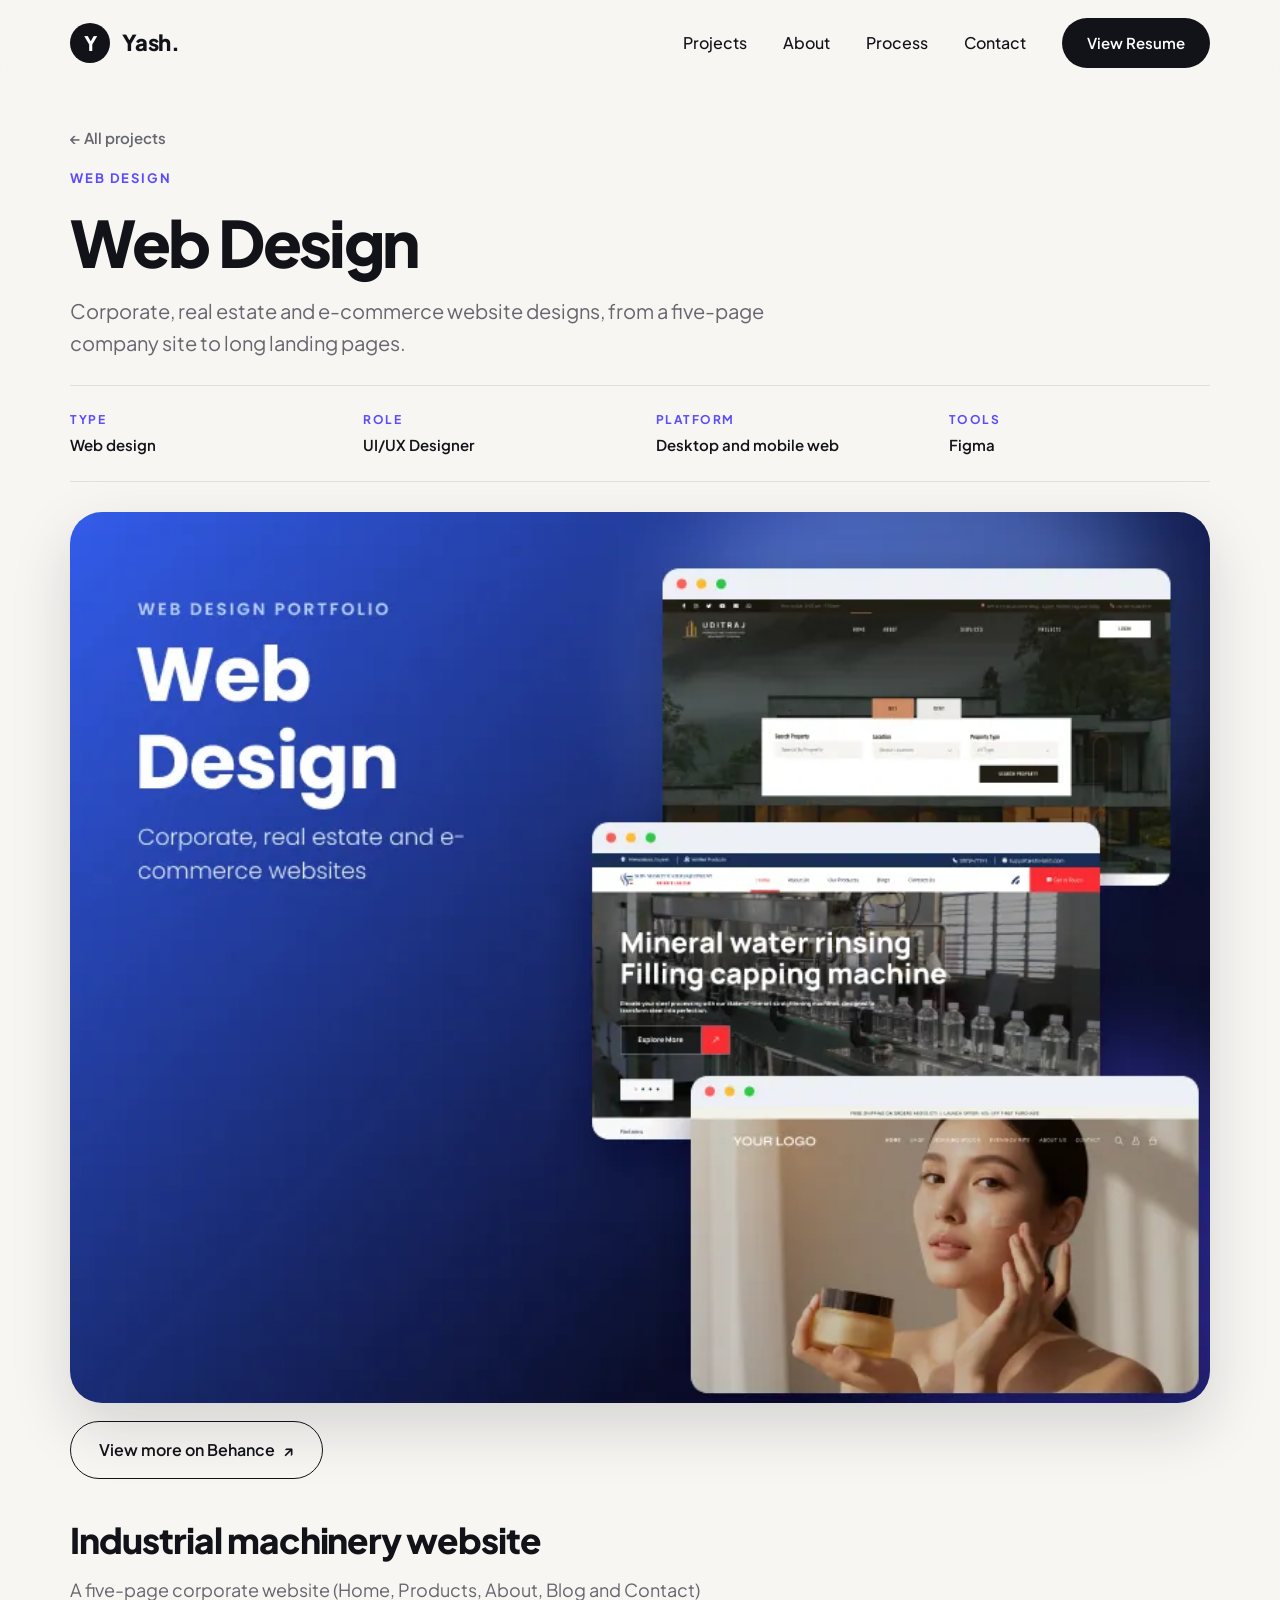
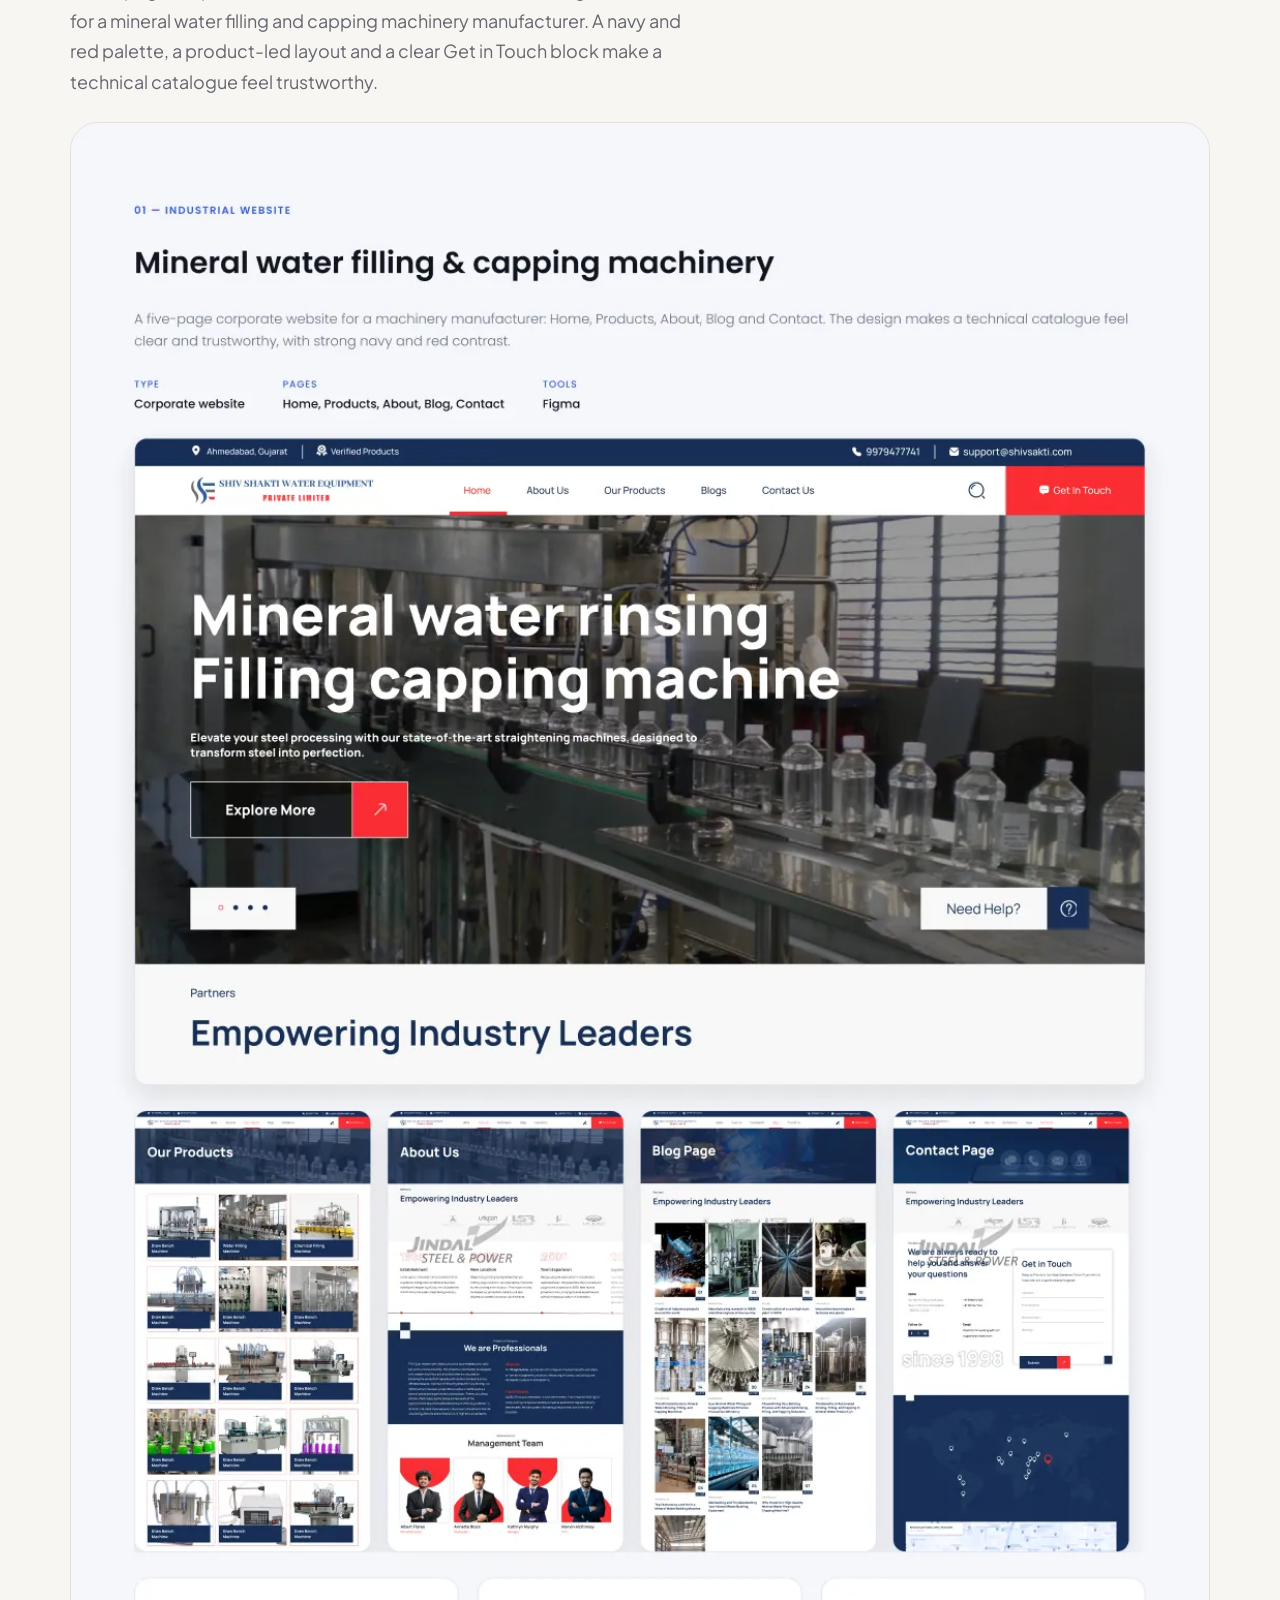
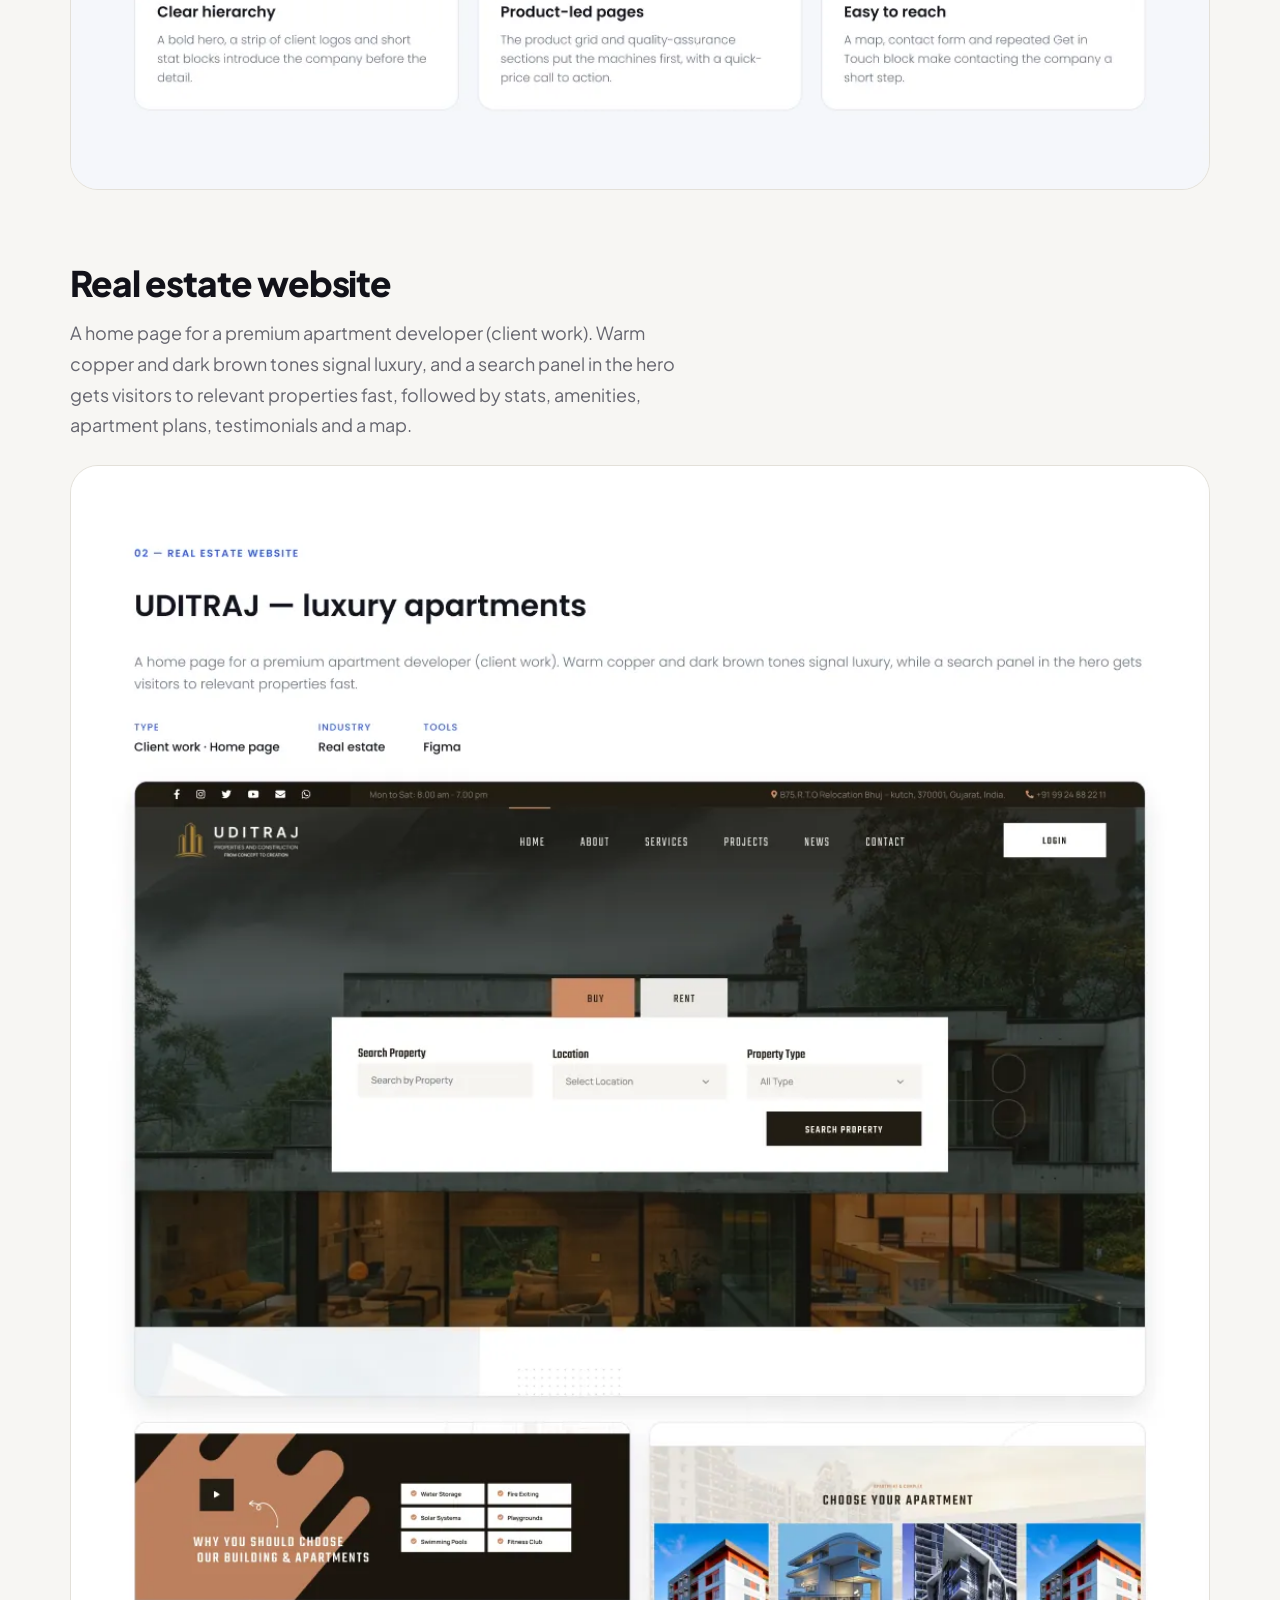
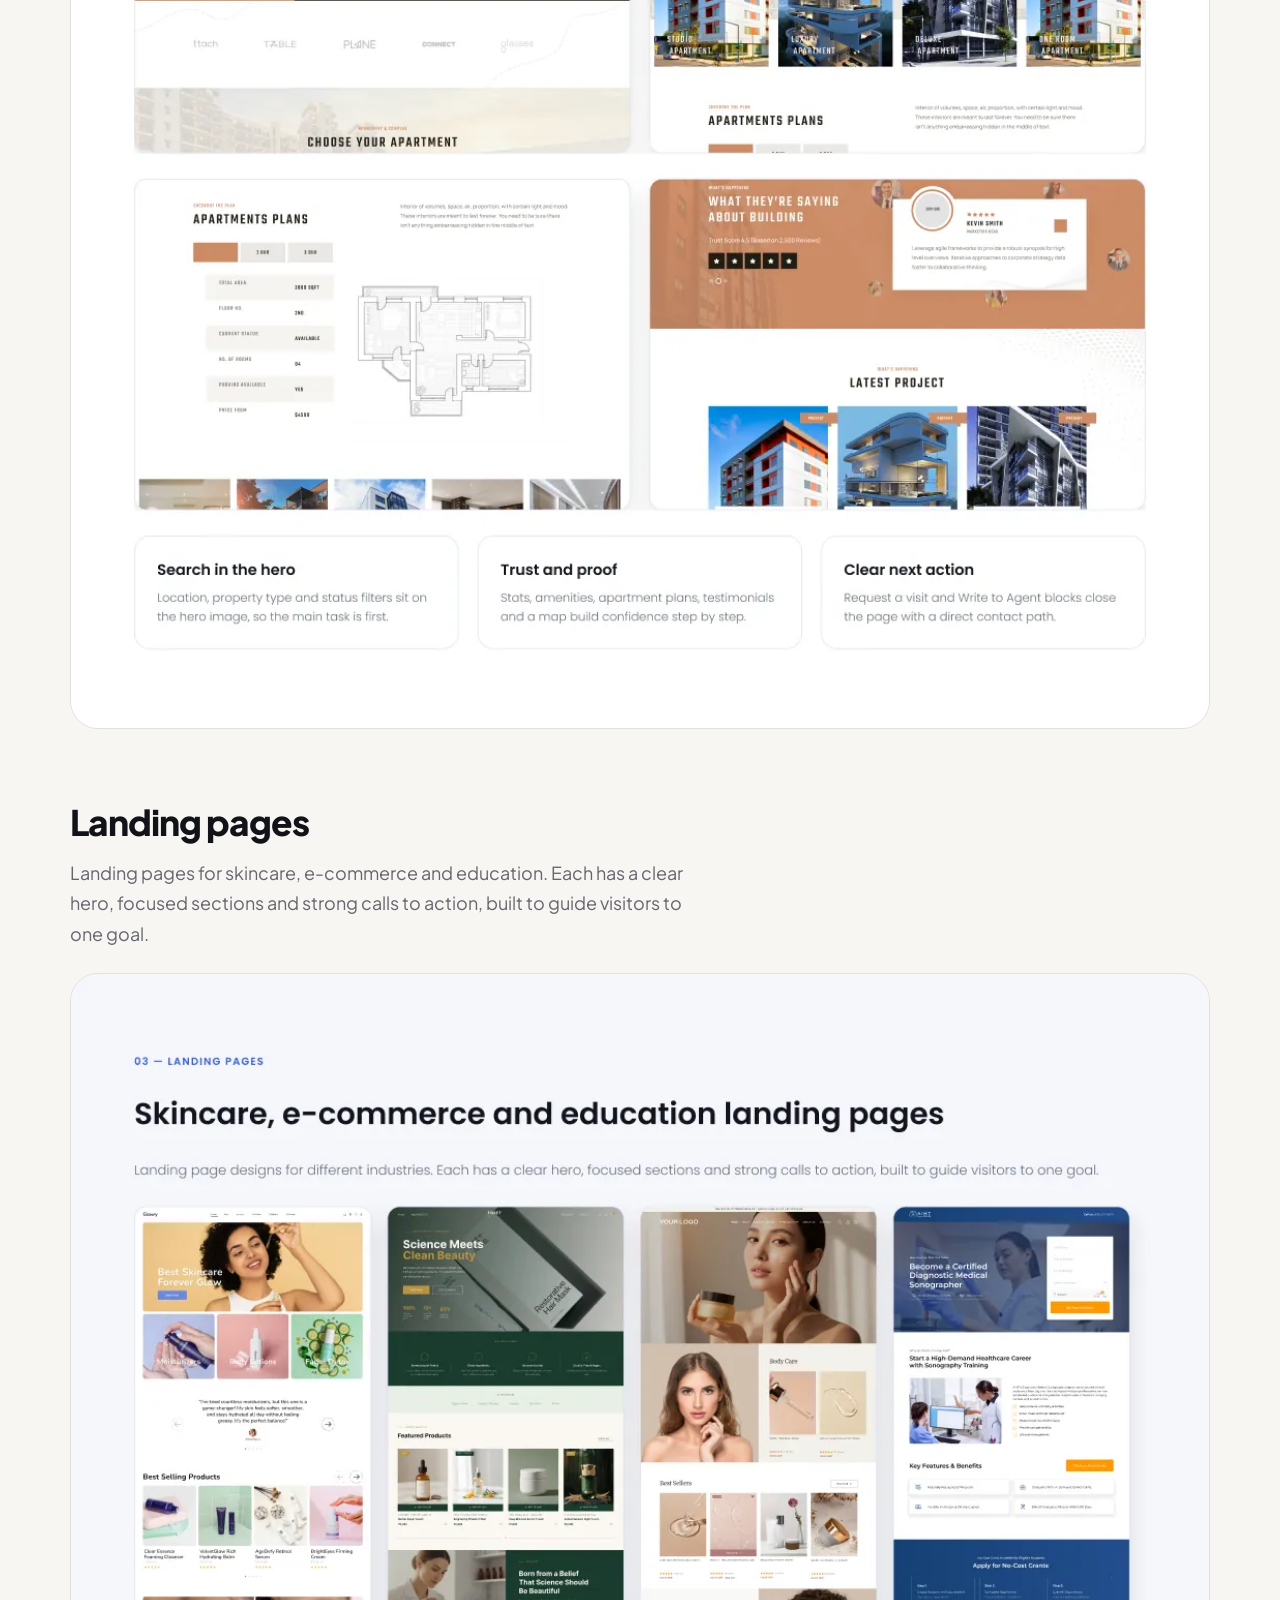
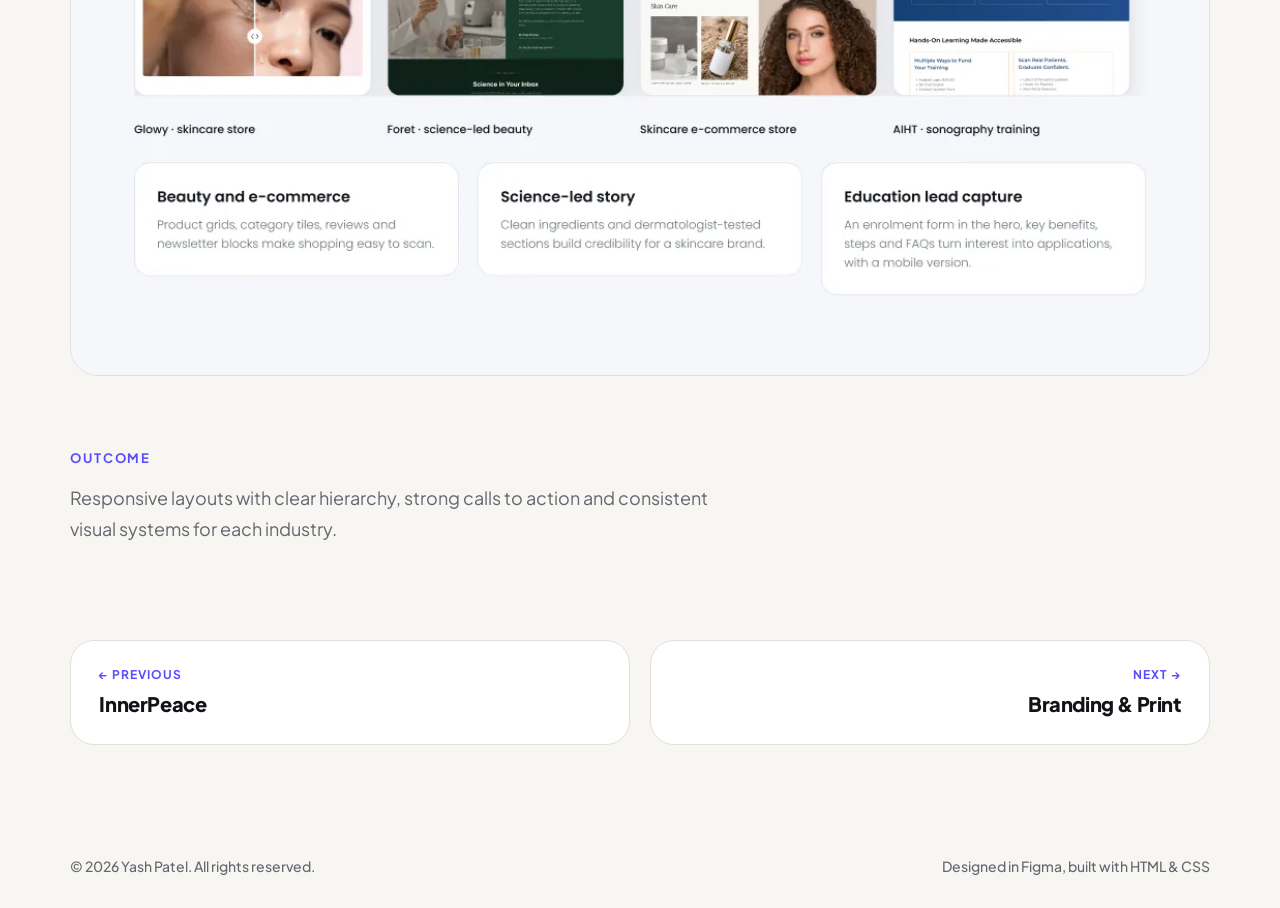
<file: projects/web-design.html>
<!doctype html>
<html lang="en">
<head>
  <meta charset="utf-8">
  <meta name="viewport" content="width=device-width, initial-scale=1">
  <title>Web Design — Yash Patel</title>
  <meta name="description" content="Corporate, real estate and e-commerce website designs, from a five-page company site to long landing pages.">
  <meta property="og:title" content="Web Design — Yash Patel">
  <meta property="og:description" content="Corporate, real estate and e-commerce website designs, from a five-page company site to long landing pages.">
  <meta property="og:image" content="../assets/img/og-image.jpg">
  <link rel="icon" href="../favicon.svg" type="image/svg+xml">
  <link rel="preconnect" href="https://fonts.googleapis.com">
  <link rel="preconnect" href="https://fonts.gstatic.com" crossorigin>
  <link href="https://fonts.googleapis.com/css2?family=Plus+Jakarta+Sans:wght@400;500;600;700;800&display=swap" rel="stylesheet">
  <link rel="stylesheet" href="../styles.css">
  <script>document.documentElement.classList.add('js');</script>
</head>
<body>
  <a class="skip-link" href="#content">Skip to content</a>

  <header class="site-header" id="top">
    <div class="container nav">
      <a class="logo" href="../index.html" aria-label="Yash Patel — home">
        <span class="logo-mark">Y</span>
        <span class="logo-text">Yash.</span>
      </a>
      <nav class="nav-links" id="nav-links" aria-label="Main">
        <a href="../index.html#projects">Projects</a>
        <a href="../index.html#about">About</a>
        <a href="../index.html#process">Process</a>
        <a href="../index.html#contact">Contact</a>
        <a class="btn btn-dark nav-cta" href="../resume.html">View Resume</a>
      </nav>
      <button class="menu-btn" id="menu-btn" aria-label="Open menu" aria-expanded="false" aria-controls="nav-links"><span></span><span></span></button>
    </div>
  </header>

  <main id="content">
    <section class="detail-hero container">
      <a class="back-link" href="../index.html#projects"><span aria-hidden="true">←</span> All projects</a>
      <p class="eyebrow">Web design</p>
      <h1>Web Design</h1>
      <p class="lead">Corporate, real estate and e-commerce website designs, from a five-page company site to long landing pages.</p>
      <dl class="meta-grid"><div><dt>Type</dt><dd>Web design</dd></div><div><dt>Role</dt><dd>UI/UX Designer</dd></div><div><dt>Platform</dt><dd>Desktop and mobile web</dd></div><div><dt>Tools</dt><dd>Figma</dd></div></dl>
      <figure class="cover"><img src="../assets/img/web-design.webp" width="808" height="632" alt="Web Design cover" decoding="async"></figure>
      <p><a class="btn btn-outline" href="https://www.behance.net/yashp11" target="_blank" rel="noopener">View more on Behance <span aria-hidden="true">↗</span></a></p>
    </section>

    <section class="section container detail-block tight">
      <div class="reveal"><h2 class="h-sm">Industrial machinery website</h2><p class="prose">A five-page corporate website (Home, Products, About, Blog and Contact) for a mineral water filling and capping machinery manufacturer. A navy and red palette, a product-led layout and a clear Get in Touch block make a technical catalogue feel trustworthy.</p></div>
      <figure class="wide-fig reveal"><button class="zoom" type="button" aria-label="Enlarge: Industrial machinery website"><img src="../assets/img/projects/web-design/1-industrial.webp" loading="lazy" alt="Industrial machinery website" width="1100" height="1612" decoding="async"></button></figure>
    </section>
    <section class="section container detail-block tight">
      <div class="reveal"><h2 class="h-sm">Real estate website</h2><p class="prose">A home page for a premium apartment developer (client work). Warm copper and dark brown tones signal luxury, and a search panel in the hero gets visitors to relevant properties fast, followed by stats, amenities, apartment plans, testimonials and a map.</p></div>
      <figure class="wide-fig reveal"><button class="zoom" type="button" aria-label="Enlarge: Real estate website"><img src="../assets/img/projects/web-design/2-real-estate.webp" loading="lazy" alt="Real estate website" width="1099" height="1800" decoding="async"></button></figure>
    </section>
    <section class="section container detail-block tight">
      <div class="reveal"><h2 class="h-sm">Landing pages</h2><p class="prose">Landing pages for skincare, e-commerce and education. Each has a clear hero, focused sections and strong calls to action, built to guide visitors to one goal.</p></div>
      <figure class="wide-fig reveal"><button class="zoom" type="button" aria-label="Enlarge: Landing pages"><img src="../assets/img/projects/web-design/3-landing-pages.webp" loading="lazy" alt="Landing pages" width="1100" height="968" decoding="async"></button></figure>
    </section>
    <section class="section container detail-block tight"><div class="reveal"><p class="eyebrow">Outcome</p><p class="prose">Responsive layouts with clear hierarchy, strong calls to action and consistent visual systems for each industry.</p></div></section>

    <nav class="pager container" aria-label="More projects">
      <a href="innerpeace.html"><small>← Previous</small><strong>InnerPeace</strong></a>
      <a href="branding-and-print.html" class="next"><small>Next →</small><strong>Branding &amp; Print</strong></a>
    </nav>
  </main>

  <footer class="site-footer container">
    <p>© <span id="year">2026</span> Yash Patel. All rights reserved.</p>
    <p>Designed in Figma, built with HTML &amp; CSS</p>
  </footer>
  <script src="../script.js"></script>
</body>
</html>
</file>
<file: styles.css>
/* ---------- Tokens ---------- */
:root {
  --ink: #121219;
  --bg: #f7f6f3;
  --white: #fff;
  --gray: #66666f;
  --line: #e3e0d9;
  --accent: #5b4bff;
  --accent-dark: #3a1fa0;
  --green: #33c773;
  --radius-lg: 32px;
  --radius-md: 22px;
  --container: 1280px;
  --pad: clamp(20px, 5.5vw, 80px);
}

/* ---------- Base ---------- */
*, *::before, *::after { box-sizing: border-box; }
html { scroll-behavior: smooth; scroll-padding-top: 90px; }
body {
  margin: 0;
  font-family: "Plus Jakarta Sans", system-ui, -apple-system, "Segoe UI", Roboto, sans-serif;
  background: var(--bg);
  color: var(--ink);
  line-height: 1.6;
  -webkit-font-smoothing: antialiased;
}
img { display: block; max-width: 100%; height: auto; }
a { color: inherit; text-decoration: none; }
ul, ol { margin: 0; padding: 0; list-style: none; }
h1, h2, h3, p, dl, dd { margin: 0; }
button { font: inherit; cursor: pointer; }
:focus-visible { outline: 3px solid var(--accent); outline-offset: 3px; border-radius: 8px; }

.container { width: 100%; max-width: calc(var(--container) + var(--pad) * 2); margin-inline: auto; padding-inline: var(--pad); }
.skip-link { position: absolute; left: -999px; top: 8px; background: var(--ink); color: #fff; padding: 10px 16px; border-radius: 8px; z-index: 100; }
.skip-link:focus { left: 8px; }

.eyebrow { font-size: 13px; font-weight: 700; letter-spacing: .14em; text-transform: uppercase; color: var(--accent); }
.eyebrow.light { color: #b8b0ff; }
h2 { font-size: clamp(2rem, 4.4vw, 3rem); line-height: 1.2; font-weight: 800; letter-spacing: -.03em; }

/* ---------- Buttons ---------- */
.btn {
  display: inline-flex; align-items: center; justify-content: center; gap: 8px;
  padding: 15px 28px; border-radius: 999px; font-weight: 600; font-size: 16px;
  border: 1.5px solid transparent; transition: transform .2s ease, background .2s ease, color .2s ease, box-shadow .2s ease;
}
.btn:hover { transform: translateY(-2px); }
.btn-dark { background: var(--ink); color: #fff; }
.btn-dark:hover { box-shadow: 0 10px 24px rgba(18, 18, 25, .25); }
.btn-outline { background: transparent; border-color: var(--ink); color: var(--ink); }
.btn-outline:hover { background: var(--ink); color: #fff; }
.btn-light { background: #fff; color: var(--ink); }
.btn.big { font-size: 18px; font-weight: 700; padding: 18px 36px; }

/* ---------- Header ---------- */
.site-header { position: sticky; top: 0; z-index: 50; background: rgba(247, 246, 243, .82); backdrop-filter: blur(12px); -webkit-backdrop-filter: blur(12px); }
.nav { display: flex; align-items: center; justify-content: space-between; padding-block: 18px; }
.logo { display: flex; align-items: center; gap: 12px; font-weight: 800; font-size: 22px; letter-spacing: -.02em; }
.logo-mark { display: grid; place-items: center; width: 40px; height: 40px; border-radius: 50%; background: var(--ink); color: #fff; font-size: 20px; }
.nav-links { display: flex; align-items: center; gap: 36px; font-weight: 500; }
.nav-links a:not(.btn) { position: relative; }
.nav-links a:not(.btn)::after { content: ""; position: absolute; left: 0; bottom: -4px; width: 0; height: 2px; background: var(--accent); transition: width .25s ease; }
.nav-links a:not(.btn):hover::after { width: 100%; }
.nav-cta { padding: 12px 24px; font-size: 15px; }
.menu-btn { display: none; width: 44px; height: 44px; border-radius: 50%; border: 1px solid var(--line); background: #fff; flex-direction: column; align-items: center; justify-content: center; gap: 5px; }
.menu-btn span { width: 18px; height: 2px; background: var(--ink); border-radius: 2px; transition: transform .25s ease; }
.menu-btn[aria-expanded="true"] span:first-child { transform: translateY(3.5px) rotate(45deg); }
.menu-btn[aria-expanded="true"] span:last-child { transform: translateY(-3.5px) rotate(-45deg); }

/* ---------- Hero ---------- */
.hero { display: grid; grid-template-columns: 1.1fr .9fr; gap: 60px; align-items: center; padding-block: 40px 90px; }
.availability { display: inline-flex; align-items: center; gap: 10px; background: #fff; border: 1px solid var(--line); padding: 9px 16px; border-radius: 999px; font-size: 14px; font-weight: 600; }
.dot { width: 10px; height: 10px; border-radius: 50%; background: var(--green); box-shadow: 0 0 0 0 rgba(51, 199, 115, .6); animation: pulse 2s infinite; }
@keyframes pulse { 70% { box-shadow: 0 0 0 10px rgba(51, 199, 115, 0); } 100% { box-shadow: 0 0 0 0 rgba(51, 199, 115, 0); } }
.hero h1 { font-size: clamp(2.5rem, 6vw, 4.5rem); line-height: 1.1; font-weight: 800; letter-spacing: -.04em; margin-top: 26px; }
.accent { color: var(--accent); }
.lead { margin-top: 24px; max-width: 600px; font-size: clamp(1rem, 1.6vw, 1.25rem); color: var(--gray); }
.hero-actions { display: flex; flex-wrap: wrap; gap: 14px; margin-top: 32px; }
.stats { display: flex; flex-wrap: wrap; gap: 20px 48px; margin-top: 40px; }
.stats dt { font-size: clamp(1.25rem, 2.2vw, 1.9rem); font-weight: 800; letter-spacing: -.03em; }
.stats dd { font-size: 14px; font-weight: 500; color: var(--gray); }
.hero-visual img { width: 100%; border-radius: 40px; box-shadow: 0 30px 70px rgba(70, 50, 200, .25); }

/* ---------- Marquee ---------- */
.marquee { background: var(--ink); color: #fff; overflow: hidden; padding: 20px 0; }
.marquee-track { display: flex; align-items: center; gap: 36px; width: max-content; animation: scroll 30s linear infinite; padding-right: 36px; }
.marquee-track span { font-size: 15px; font-weight: 700; letter-spacing: .1em; text-transform: uppercase; white-space: nowrap; }
.marquee-track i { width: 8px; height: 8px; border-radius: 50%; background: var(--accent); flex: none; }
@keyframes scroll { to { transform: translateX(-50%); } }

/* ---------- Sections ---------- */
.section { padding-block: clamp(64px, 9vw, 110px); }
.section-head { display: flex; justify-content: space-between; align-items: flex-end; gap: 40px; margin-bottom: 44px; }
.section-head h2 { margin-top: 14px; }
.section-sub { max-width: 420px; color: var(--gray); font-size: 17px; }

/* ---------- Cards ---------- */
.card { background: #fff; border: 1px solid var(--line); border-radius: var(--radius-lg); padding: 12px; transition: transform .3s ease, box-shadow .3s ease; }
.card:hover { transform: translateY(-6px); box-shadow: 0 24px 50px rgba(18, 18, 25, .1); }
.card-media { display: block; overflow: hidden; border-radius: 22px; background: var(--ink); }
.card-media img { width: 100%; aspect-ratio: 808 / 632; object-fit: cover; transition: transform .6s ease; }
.card:hover .card-media img { transform: scale(1.04); }
.card-body { padding: 22px 16px 12px; display: flex; flex-direction: column; gap: 14px; align-items: flex-start; }
.card-body h3 { font-size: clamp(1.2rem, 2vw, 1.6rem); line-height: 1.3; font-weight: 800; letter-spacing: -.02em; }
.card-body p:not(.eyebrow) { color: var(--gray); font-size: 16px; }
.card-title { display: flex; justify-content: space-between; align-items: center; gap: 16px; width: 100%; }
.arrow { flex: none; display: grid; place-items: center; width: 46px; height: 46px; border-radius: 50%; background: var(--ink); color: #fff; font-size: 19px; font-weight: 700; transition: transform .25s ease, background .25s ease; }
.card:hover .arrow { background: var(--accent); transform: rotate(45deg); }
.tags { display: flex; flex-wrap: wrap; gap: 8px; }
.tags li { background: var(--bg); color: var(--gray); font-size: 12px; font-weight: 600; padding: 6px 12px; border-radius: 999px; }

.featured { display: grid; grid-template-columns: 1.25fr 1fr; align-items: center; margin-bottom: 48px; padding: 14px; border-radius: 36px; }
.featured .card-body { padding: 24px 40px; gap: 18px; }
.featured .card-body h3 { font-size: clamp(1.6rem, 3vw, 2.25rem); }
.grid { display: grid; grid-template-columns: repeat(2, 1fr); gap: 48px; }

/* ---------- More work ---------- */
.more { background: #fff; }
.more h2 { margin-top: 14px; }
.grid-3 { display: grid; grid-template-columns: repeat(3, 1fr); gap: 28px; margin-top: 40px; }
.mini img { width: 100%; aspect-ratio: 808 / 632; object-fit: cover; border-radius: 28px; transition: transform .4s ease, box-shadow .4s ease; }
.mini:hover img { transform: translateY(-5px); box-shadow: 0 20px 40px rgba(18, 18, 25, .15); }
.mini h3 { margin-top: 16px; font-size: 22px; font-weight: 800; letter-spacing: -.02em; }
.mini h3 span { color: var(--accent); }
.mini p { margin-top: 6px; color: var(--gray); font-size: 15px; }

/* ---------- About ---------- */
.about { display: grid; grid-template-columns: 440px 1fr; gap: 70px; align-items: start; }
.about-photo { position: relative; aspect-ratio: 440 / 540; border-radius: 36px; overflow: hidden; background: linear-gradient(135deg, #ece9ff, #c6bdff); }
.about-photo img { position: absolute; inset: 0; width: 100%; height: 100%; object-fit: cover; z-index: 1; }
.photo-ph { position: absolute; inset: 0; display: grid; place-content: center; text-align: center; color: var(--accent); font-weight: 600; }
.photo-ph small { font-weight: 500; opacity: .7; }
.about-copy { display: flex; flex-direction: column; gap: 20px; }
.about-copy h2 { margin-top: -4px; max-width: 640px; }
.about-copy p:not(.eyebrow) { color: var(--gray); font-size: 18px; max-width: 640px; }
.mini-title { font-size: 15px; font-weight: 700; margin-top: 4px; }
.pills { display: flex; flex-wrap: wrap; gap: 10px; }
.pills li { background: #fff; border: 1px solid var(--line); padding: 8px 16px; border-radius: 999px; font-size: 14px; font-weight: 600; }
.pills.dark li { background: var(--ink); border-color: var(--ink); color: #fff; }

/* ---------- Process ---------- */
.process { background: var(--ink); color: #fff; }
.process h2 { margin-top: 14px; }
.steps { display: grid; grid-template-columns: repeat(4, 1fr); gap: 24px; margin-top: 44px; }
.steps li { background: #1e1e28; border: 1px solid rgba(255, 255, 255, .1); border-radius: 24px; padding: 28px; }
.steps span { display: block; font-size: 40px; font-weight: 800; letter-spacing: -.03em; color: #8c80ff; }
.steps h3 { margin-top: 12px; font-size: 22px; font-weight: 700; }
.steps p { margin-top: 12px; color: #bfbfc9; font-size: 15px; }

/* ---------- Contact ---------- */
.contact-card { display: flex; flex-direction: column; align-items: center; text-align: center; gap: 22px; padding: clamp(44px, 7vw, 80px) clamp(24px, 6vw, 80px); border-radius: 44px; color: #fff; background: linear-gradient(135deg, #6a57ff, #33179a); }
.contact-card h2 { font-size: clamp(1.9rem, 5vw, 3.5rem); max-width: 860px; line-height: 1.15; }
.contact-card p:not(.eyebrow) { font-size: 19px; color: #e9e6ff; }
.socials { display: flex; flex-wrap: wrap; justify-content: center; gap: 12px; }
.socials a { display: inline-block; background: #fff; color: var(--ink); padding: 10px 22px; border-radius: 999px; font-weight: 600; font-size: 15px; transition: transform .2s ease; }
.socials a:hover { transform: translateY(-2px); }

/* ---------- Footer ---------- */
.site-footer { display: flex; justify-content: space-between; flex-wrap: wrap; gap: 8px; padding-block: 30px; color: var(--gray); font-size: 14px; font-weight: 500; }

/* ---------- Reveal on scroll ---------- */
.js .reveal { opacity: 0; transform: translateY(24px); transition: opacity .7s ease, transform .7s ease; }
.js .reveal.in { opacity: 1; transform: none; }

/* ---------- Responsive ---------- */
@media (max-width: 1000px) {
  .hero { grid-template-columns: 1fr; gap: 44px; padding-bottom: 64px; }
  .hero-visual { max-width: 520px; }
  .featured { grid-template-columns: 1fr; }
  .featured .card-body { padding: 22px 16px 12px; }
  .grid { gap: 28px; }
  .about { grid-template-columns: 1fr; gap: 40px; }
  .about-photo { max-width: 440px; }
  .steps { grid-template-columns: repeat(2, 1fr); }
  .grid-3 { grid-template-columns: repeat(2, 1fr); }
}
@media (max-width: 760px) {
  .menu-btn { display: flex; }
  .nav-links {
    position: absolute; top: 100%; left: 0; right: 0; flex-direction: column; align-items: stretch; gap: 4px;
    padding: 16px var(--pad) 24px; background: var(--bg); border-bottom: 1px solid var(--line);
    display: none;
  }
  .nav-links.open { display: flex; }
  .nav-links a:not(.btn) { padding: 14px 4px; font-size: 18px; border-bottom: 1px solid var(--line); }
  .nav-links a:not(.btn)::after { display: none; }
  .nav-cta { margin-top: 12px; }
  .hero-actions .btn { flex: 1 1 100%; }
  .section-head { flex-direction: column; align-items: flex-start; gap: 16px; }
  .grid, .grid-3 { grid-template-columns: 1fr; }
  .steps { grid-template-columns: 1fr; }
  .card { border-radius: 26px; padding: 10px; }
  .site-footer { flex-direction: column; align-items: center; text-align: center; }
}

@media (prefers-reduced-motion: reduce) {
  html { scroll-behavior: auto; }
  *, *::before, *::after { animation: none !important; transition: none !important; }
  .js .reveal { opacity: 1; transform: none; }
}

/* ---------- Detail pages ---------- */
.detail-hero { padding-block: 40px 40px; display: flex; flex-direction: column; align-items: flex-start; gap: 18px; }
.back-link { font-weight: 600; font-size: 15px; color: var(--gray); transition: color .2s ease, transform .2s ease; display: inline-block; }
.back-link:hover { color: var(--accent); transform: translateX(-3px); }
.detail-hero h1 { font-size: clamp(2.2rem, 5.4vw, 4rem); line-height: 1.1; font-weight: 800; letter-spacing: -.04em; max-width: 900px; }
.detail-hero .lead { margin-top: 0; max-width: 760px; }
.meta-grid { display: grid; grid-template-columns: repeat(4, minmax(0, 1fr)); gap: 20px 32px; width: 100%; padding-block: 24px; border-block: 1px solid var(--line); margin-top: 8px; }
.meta-grid dt { font-size: 12px; font-weight: 700; letter-spacing: .12em; text-transform: uppercase; color: var(--accent); }
.meta-grid dd { margin-top: 4px; font-weight: 600; font-size: 15px; }
.cover { width: 100%; margin: 12px 0 0; }
.cover img { width: 100%; border-radius: var(--radius-lg); box-shadow: 0 24px 60px rgba(18, 18, 25, .15); }

.detail-block { padding-block: clamp(40px, 6vw, 72px); }
.detail-block.tight { padding-top: 0; }
.two-col { display: grid; grid-template-columns: 1fr 1fr; gap: clamp(28px, 5vw, 72px); }
.two-col h2 { margin-top: 10px; font-size: clamp(1.6rem, 3vw, 2.2rem); }
.prose { margin-top: 14px; color: var(--gray); font-size: 18px; line-height: 1.7; max-width: 640px; }
.h-sm { font-size: clamp(1.5rem, 3vw, 2.2rem); }
.detail-block > .eyebrow { margin-bottom: 20px; }

.info-grid { display: grid; grid-template-columns: repeat(3, 1fr); gap: 24px; }
.info-card { background: #fff; border: 1px solid var(--line); border-radius: 24px; padding: 28px; }
.info-card h3 { font-size: 20px; font-weight: 800; letter-spacing: -.02em; }
.info-card p { margin-top: 10px; color: var(--gray); font-size: 16px; }

.process-list { display: grid; gap: 14px; }
.process-list li { display: flex; gap: 22px; align-items: flex-start; background: #fff; border: 1px solid var(--line); border-radius: 22px; padding: 22px 26px; }
.process-list span { font-size: 28px; font-weight: 800; color: var(--accent); letter-spacing: -.03em; line-height: 1.2; min-width: 44px; }
.process-list h3 { font-size: 18px; font-weight: 700; }
.process-list p { margin-top: 4px; color: var(--gray); font-size: 15px; }

.gallery { display: grid; gap: 24px; }
.gallery.phones { grid-template-columns: repeat(auto-fill, minmax(210px, 1fr)); align-items: start; }
.gallery.wide { grid-template-columns: repeat(2, 1fr); }
.gallery figure { margin: 0; }
.gallery figcaption { margin-top: 10px; font-size: 14px; font-weight: 600; color: var(--gray); text-align: center; }
.gallery.wide figcaption { text-align: left; }
.zoom { display: block; width: 100%; padding: 0; border: 1px solid var(--line); border-radius: 22px; overflow: hidden; background: #fff; cursor: zoom-in; transition: transform .25s ease, box-shadow .25s ease; }
.zoom:hover { transform: translateY(-4px); box-shadow: 0 18px 40px rgba(18, 18, 25, .12); }
.zoom img { width: 100%; height: auto; }
.wide-fig { margin: 24px 0 0; }
.wide-fig .zoom { border-radius: 28px; }

.pager { display: grid; grid-template-columns: 1fr 1fr; gap: 20px; padding-block: 24px 80px; }
.pager a { display: flex; flex-direction: column; gap: 4px; padding: 24px 28px; background: #fff; border: 1px solid var(--line); border-radius: 24px; transition: transform .25s ease, border-color .25s ease; }
.pager a:hover { transform: translateY(-3px); border-color: var(--accent); }
.pager small { font-weight: 700; color: var(--accent); letter-spacing: .08em; text-transform: uppercase; font-size: 12px; }
.pager strong { font-size: 20px; font-weight: 800; letter-spacing: -.02em; }
.pager .next { text-align: right; }

.lightbox { position: fixed; inset: 0; z-index: 200; display: none; align-items: center; justify-content: center; padding: 24px; background: rgba(10, 10, 16, .88); cursor: zoom-out; }
.lightbox.open { display: flex; }
.lightbox img { max-width: min(1280px, 100%); max-height: 100%; border-radius: 16px; background: #fff; }
.lightbox-close { position: absolute; top: 16px; right: 20px; width: 44px; height: 44px; border-radius: 50%; border: 0; background: #fff; font-size: 22px; line-height: 1; }

/* ---------- Resume page ---------- */
.resume-wrap { padding-block: 30px 90px; display: flex; flex-direction: column; gap: 22px; }
.resume-wrap h1 { font-size: clamp(2.2rem, 5vw, 3.5rem); font-weight: 800; letter-spacing: -.04em; line-height: 1.1; }
.resume-actions { display: flex; flex-wrap: wrap; gap: 12px; }
.resume-viewer { width: 100%; height: min(88vh, 1100px); min-height: 520px; border: 1px solid var(--line); border-radius: 24px; background: #fff; overflow: hidden; }
.resume-viewer object { width: 100%; height: 100%; display: block; }
.resume-fallback { height: 100%; display: grid; place-content: center; gap: 14px; text-align: center; padding: 30px; color: var(--gray); }
.resume-fallback strong { color: var(--ink); font-size: 20px; }

@media (max-width: 1000px) {
  .meta-grid { grid-template-columns: repeat(2, 1fr); }
  .info-grid { grid-template-columns: 1fr; }
  .two-col { grid-template-columns: 1fr; }
  .gallery.wide { grid-template-columns: 1fr; }
}
@media (max-width: 760px) {
  .gallery.phones { grid-template-columns: repeat(2, 1fr); gap: 16px; }
  .pager { grid-template-columns: 1fr; }
  .pager .next { text-align: left; }
  .process-list li { padding: 18px; gap: 16px; }
  .resume-viewer { height: 70vh; }
}

.contact-phone { font-size: 20px; font-weight: 700; color: #fff; letter-spacing: .01em; border-bottom: 2px solid rgba(255, 255, 255, .4); padding-bottom: 2px; }
.contact-phone:hover { border-color: #fff; }
.marquee-track { will-change: transform; }

/* ---------- Extra: 4-up More work, CTA row, tall images ---------- */
.grid-3 { grid-template-columns: repeat(4, 1fr); gap: 22px; }
.mini h3 { font-size: 19px; }
.cta-row { display: flex; flex-wrap: wrap; gap: 12px; }
.fig-cap { margin-top: 10px; font-size: 14px; color: var(--gray); font-weight: 500; }
.wide-fig.narrow { max-width: 390px; }
.lightbox.scroll { align-items: flex-start; overflow: auto; cursor: zoom-out; }
.lightbox.scroll img { max-height: none; margin-inline: auto; }
@media (max-width: 1000px) { .grid-3 { grid-template-columns: repeat(2, 1fr); } }
@media (max-width: 760px) { .grid-3 { grid-template-columns: 1fr; } .cta-row .btn { flex: 1 1 100%; } }
.grid + .featured { margin-top: 48px; margin-bottom: 0; }
.info-grid.two { grid-template-columns: repeat(2, 1fr); }
@media (max-width: 1000px) { .info-grid.two { grid-template-columns: 1fr; } }
.sp-top { margin-top: 56px; }
</file>
